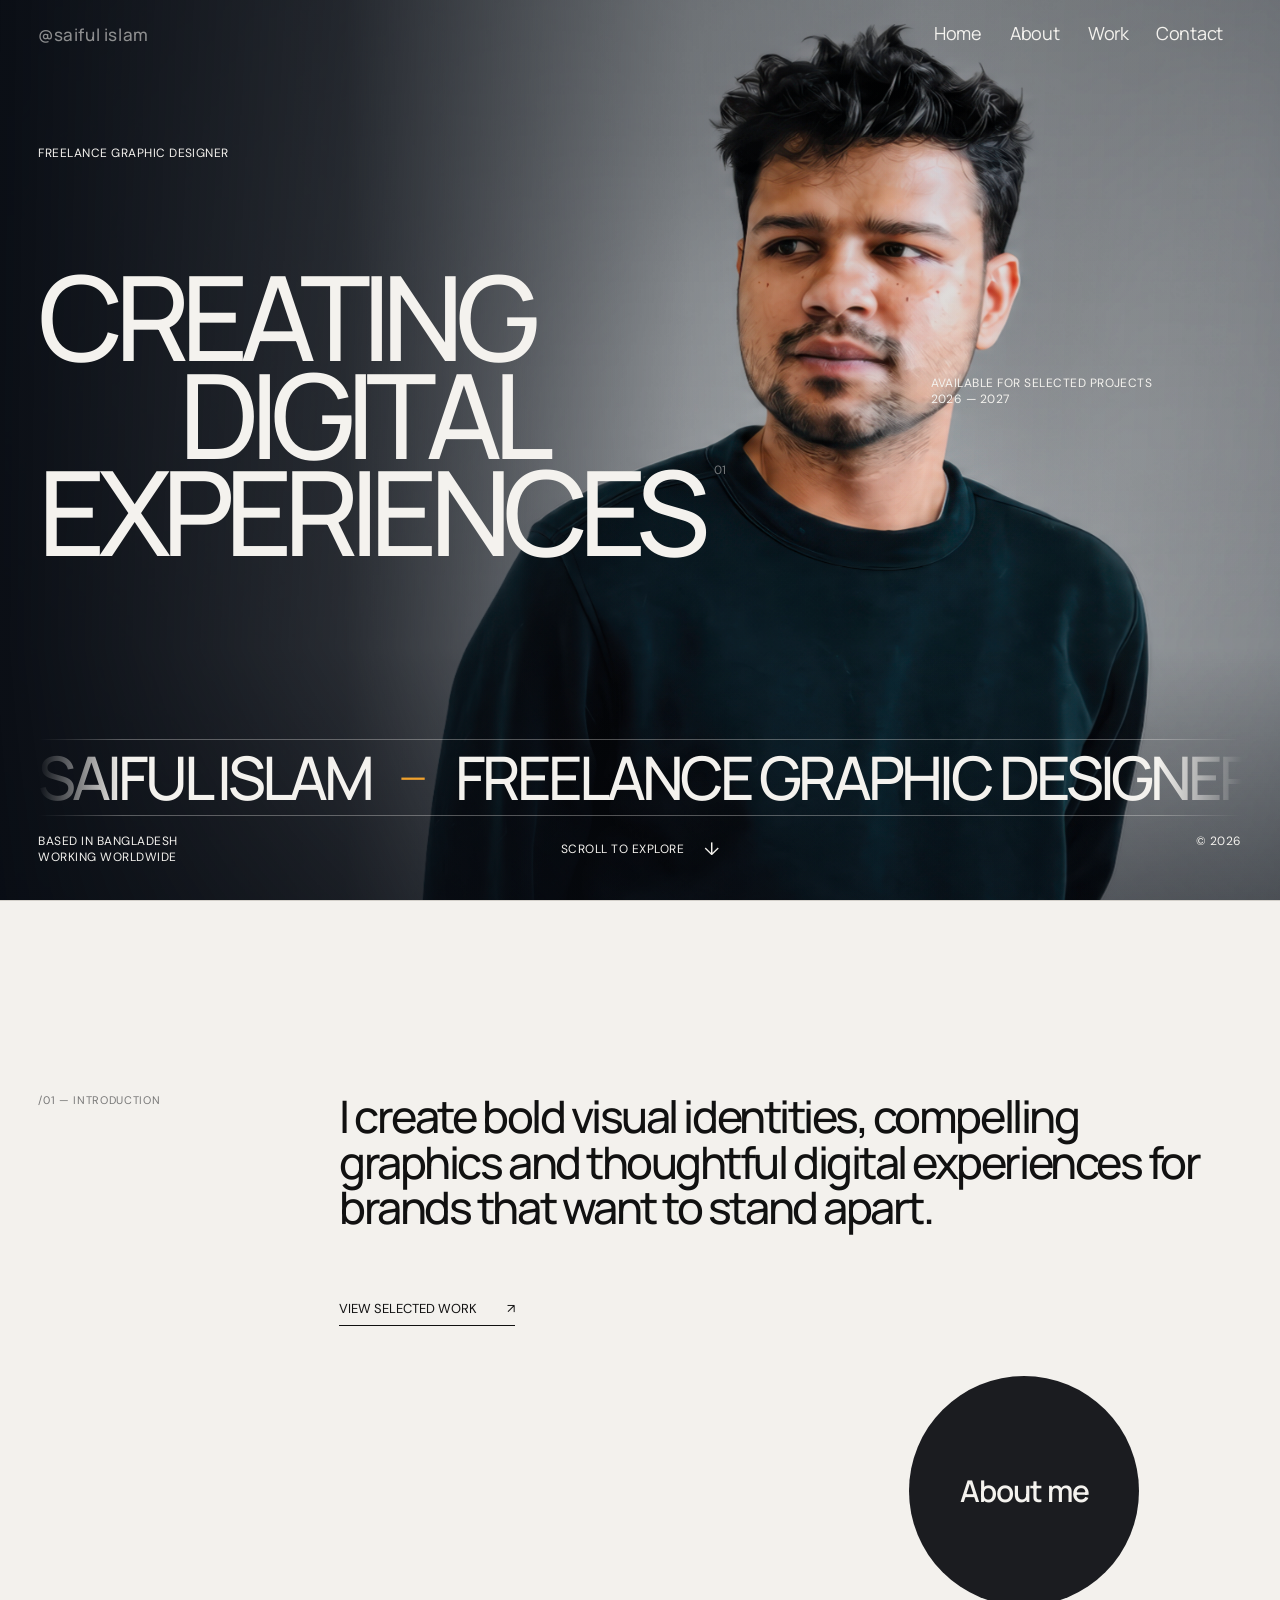
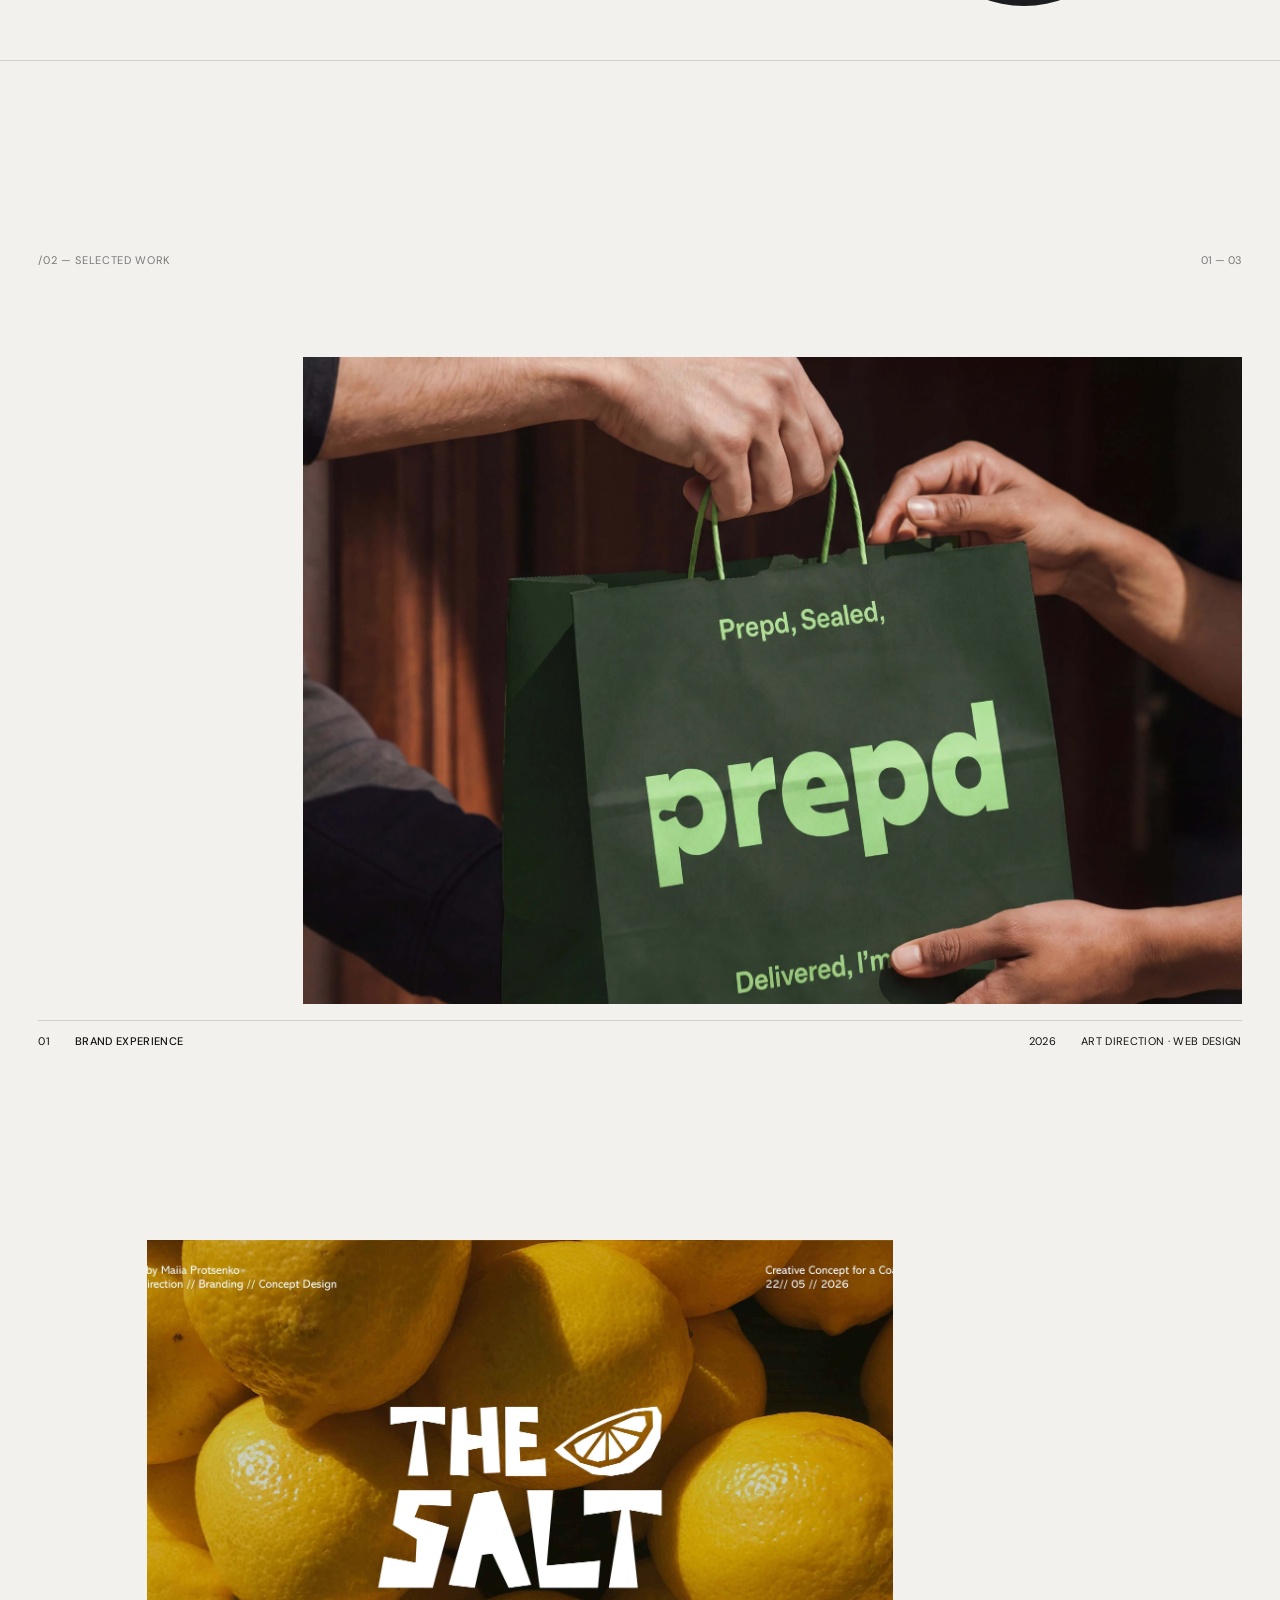
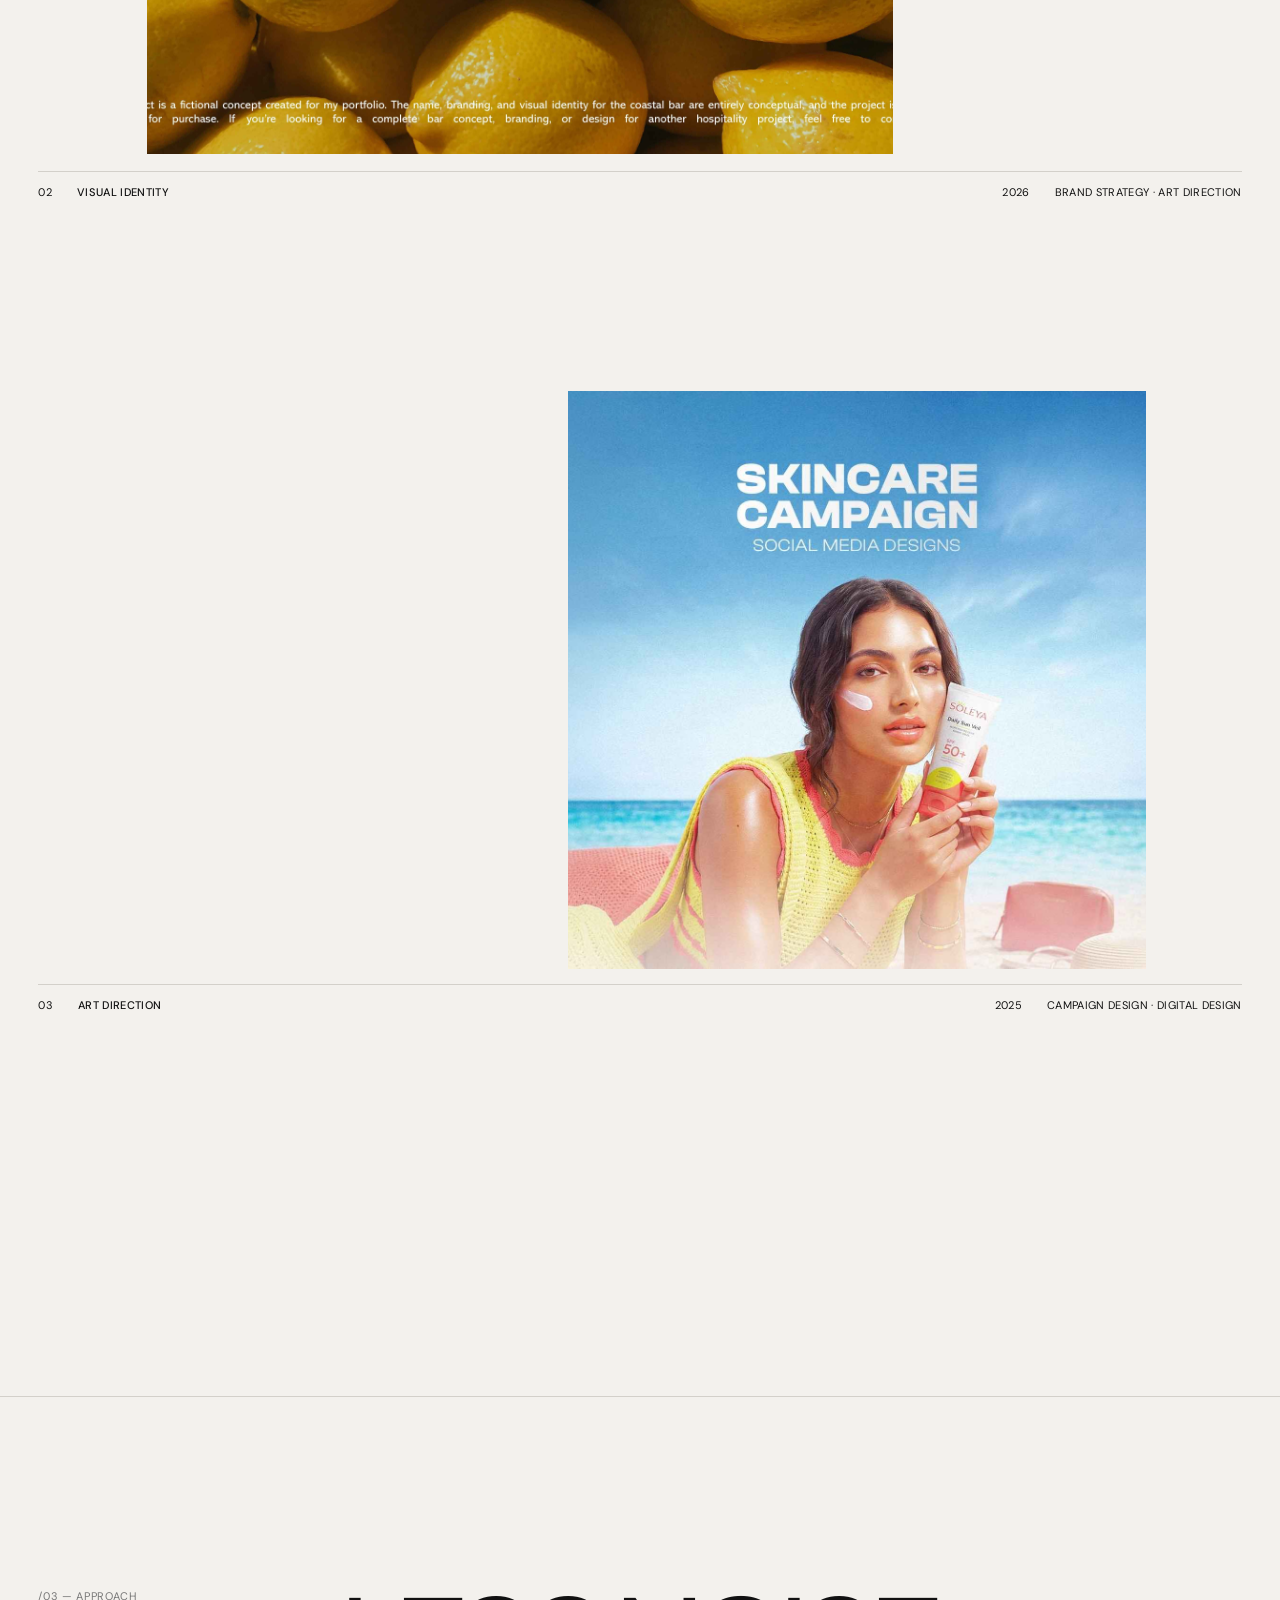
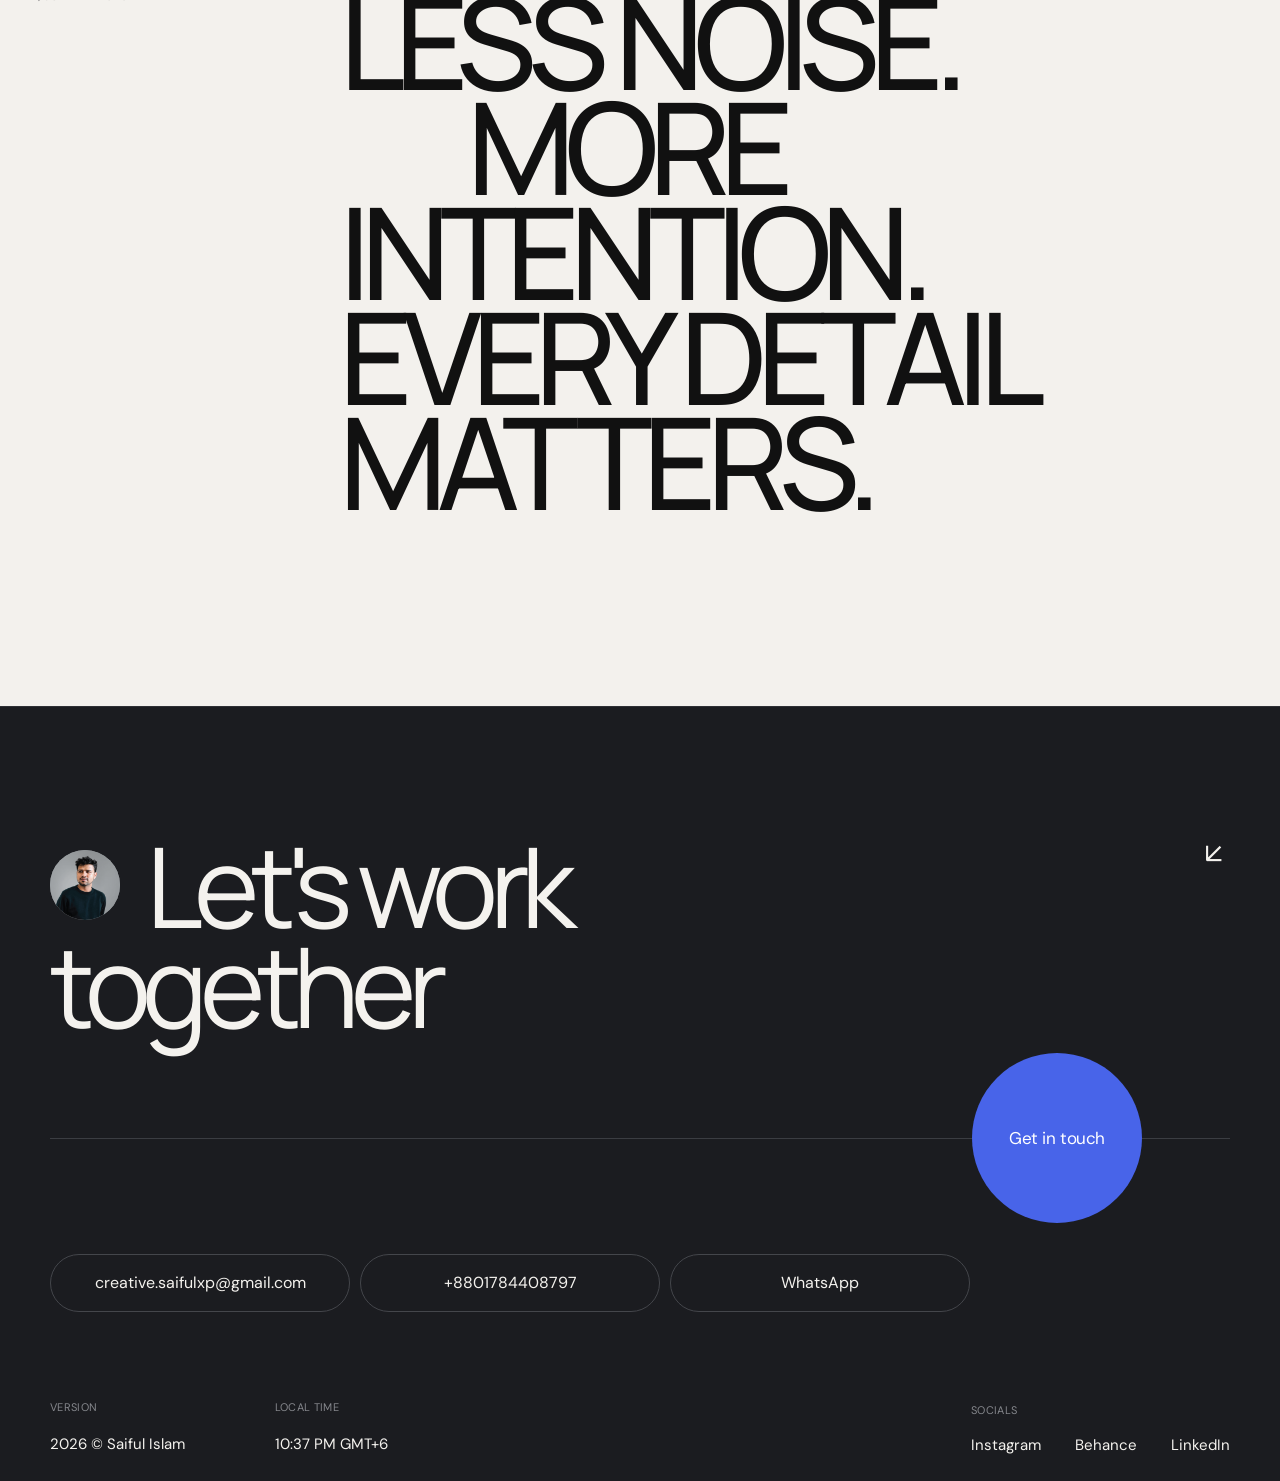
<file: index.html>
<!DOCTYPE html>
<html lang="en">
<head>
  <meta charset="UTF-8" />
  <meta name="viewport" content="width=device-width, initial-scale=1.0" />
  <meta name="description" content="Minimal creative portfolio homepage." />
  <title>Saiful Islam — Freelance Graphic Designer</title>
  <link rel="preconnect" href="https://fonts.googleapis.com">
  <link rel="preconnect" href="https://fonts.gstatic.com" crossorigin>
  <link href="https://fonts.googleapis.com/css2?family=DM+Sans:wght@400;500&family=Manrope:wght@400;500;600;700&display=swap" rel="stylesheet">
  <link rel="stylesheet" href="style.css" />
</head>
<body>
  <div class="page-transition" aria-hidden="true">
    <div class="page-transition-shape"></div>
    <div class="page-transition-label"><span>ABOUT</span><small>SAIFUL ISLAM</small></div>
  </div>
  <div class="loader" aria-hidden="true">
    <div class="loader-inner">
      <div class="loader-topline">
        <span>SAIFUL ISLAM</span>
        <span>PORTFOLIO</span>
      </div>
      <div class="loader-center">
        <div class="loader-count"><span id="loaderCount">00</span><small>%</small></div>
        <div class="loader-caption">Freelance Graphic Designer</div>
      </div>
      <div class="loader-bottom">
        <span>SELECTED WORK · DESIGN · VISUAL IDENTITY</span>
        <span>2026</span>
      </div>
      <div class="loader-progress"><span></span></div>
    </div>
  </div>

  <div class="cursor-dot"></div>
  <div class="cursor-ring"></div>

  <header class="nav" aria-label="Primary navigation">
    <a class="brand magnetic" href="./" data-cursor="view" aria-label="Saiful Islam — Homepage">
      <span class="brand-copy">@saiful islam</span>
    </a>

    <nav class="nav-links" aria-label="Main navigation">
      <a href="#top" class="nav-link magnetic is-active" data-nav-link data-cursor="view">
        <span class="nav-link-text">Home</span>
      </a>
      <a href="about.html" class="nav-link magnetic" data-nav-link data-cursor="view">
        <span class="nav-link-text">About</span>
      </a>
      <a href="work.html" class="nav-link magnetic" data-nav-link data-cursor="view">
        <span class="nav-link-text">Work</span>
      </a>
      <a href="contact.html" class="nav-link magnetic" data-nav-link data-cursor="view">
        <span class="nav-link-text">Contact</span>
      </a>
    </nav>

    <button class="menu magnetic" aria-label="Open menu" aria-expanded="false" data-cursor="view">
      <span>Menu</span>
      <i></i>
    </button>
  </header>

  <!-- Floating scroll navigation trigger: appears after leaving the hero. -->
  <button class="scroll-nav-trigger magnetic" type="button" aria-label="Open navigation" aria-expanded="false" data-cursor="view">
    <span></span><span></span>
  </button>

  <!-- Desktop scroll navigation: opens as a right-side editorial panel once the page leaves the hero. -->
  <aside class="scroll-menu" aria-hidden="true">
    <div class="scroll-menu-backdrop"></div>
    <div class="scroll-menu-panel">
      <div class="scroll-menu-inner">
        <div class="scroll-menu-heading">
          <span>NAVIGATION</span>
        </div>
        <nav class="scroll-menu-nav" aria-label="Scroll navigation">
          <a href="#top" data-scroll-nav-link class="is-current"><i></i><span>Home</span></a>
          <a href="about.html" data-scroll-nav-link><i></i><span>About</span></a>
          <a href="work.html" data-scroll-nav-link><i></i><span>Work</span></a>
          <a href="contact.html" data-scroll-nav-link><i></i><span>Contact</span></a>
        </nav>
        <div class="scroll-menu-socials">
          <span class="scroll-menu-label">SOCIALS</span>
          <div>
            <a href="#" aria-label="Awwwards">Awwwards</a>
            <a href="#" aria-label="Instagram">Instagram</a>
            <a href="#" aria-label="Twitter">Twitter</a>
            <a href="#" aria-label="LinkedIn">LinkedIn</a>
          </div>
        </div>
      </div>
    </div>
  </aside>

  <div class="menu-overlay" aria-hidden="true">
    <div class="menu-overlay-inner">
      <div class="menu-overlay-top">
        <span>© SAIFUL ISLAM</span>
        <span>MENU</span>
      </div>
      <nav class="menu-nav" aria-label="Main navigation">
        <a href="#top" data-menu-link><small>01</small><span>Home</span></a>
        <a href="about.html" data-menu-link><small>02</small><span>About</span></a>
        <a href="work.html" data-menu-link><small>03</small><span>Work</span></a>
        <a href="contact.html" data-menu-link><small>04</small><span>Contact</span></a>
      </nav>
      <div class="menu-overlay-bottom">
        <span>FREELANCE GRAPHIC DESIGNER</span>
        <span>© 2026</span>
      </div>
    </div>
  </div>

  <main id="top">
    <section class="hero" id="home">
      <div class="hero-top">
        <p class="eyebrow reveal">Freelance graphic designer</p>
        <p class="availability reveal">Available for selected projects<br>2026 — 2027</p>
      </div>

      <div class="hero-title-wrap">
        <h1 class="hero-title">
          <span class="line"><span class="word reveal-word">Creating</span></span>
          <span class="line indent"><span class="word reveal-word">digital</span></span>
          <span class="line"><span class="word reveal-word">experiences</span><sup class="hero-sup">01</sup></span>
        </h1>
      </div>

      <div class="hero-photo" aria-hidden="true"><img src="assets/hero.jpg" alt=""></div>
      <div class="hero-load-reveal" aria-hidden="true"></div>

      <div class="hero-bottom">
        <div class="hero-marquee" aria-label="Saiful Islam — Freelance Graphic Designer">
          <div class="hero-marquee-track">
            <span>SAIFUL ISLAM</span><b>—</b><span>FREELANCE GRAPHIC DESIGNER</span><i>•</i>
            <span>SAIFUL ISLAM</span><b>—</b><span>FREELANCE GRAPHIC DESIGNER</span><i>•</i>
            <span>SAIFUL ISLAM</span><b>—</b><span>FREELANCE GRAPHIC DESIGNER</span><i>•</i>
          </div>
        </div>
        <div class="hero-bottom-info">
          <div class="hero-note reveal">Based in Bangladesh<br>Working worldwide</div>
          <a class="scroll-link magnetic reveal" href="#selected-work" data-cursor="view">
            <span>Scroll to explore</span>
            <span class="arrow">↓</span>
          </a>
          <div class="hero-index reveal">© 2026</div>
        </div>
      </div>

    </section>

    <section class="intro section-pad" id="about">
      <div class="section-label reveal">/01 — Introduction</div>
      <div class="intro-copy">
        <p class="display reveal-up">I create bold visual identities, compelling graphics and thoughtful digital experiences for brands that want to stand apart.</p>
        <a href="#selected-work" class="text-link magnetic reveal" data-cursor="view">View selected work <span>↗</span></a>
      </div>
      <a href="about.html" class="about-me-circle magnetic reveal" data-cursor="view" aria-label="About me">
        <span>About me</span>
      </a>
    </section>

    <section id="selected-work" class="work section-pad">
      <div class="work-head">
        <div class="section-label reveal">/02 — Selected work</div>
        <div class="work-count reveal">01 — 03</div>
      </div>

      <article class="project project-large">
        <a href="project-01.html" class="project-media magnetic" data-cursor="view">
          <div class="project-image image-one"></div>
          <div class="project-overlay"><span>View project ↗</span></div>
        </a>
        <div class="project-meta reveal">
          <div><span>01</span><strong>Brand Experience</strong></div>
          <div><span>2026</span><span>Art Direction · Web Design</span></div>
        </div>
      </article>

      <article class="project project-offset">
        <a href="project-02.html" class="project-media magnetic" data-cursor="view">
          <div class="project-image image-two"></div>
          <div class="project-overlay"><span>View project ↗</span></div>
        </a>
        <div class="project-meta reveal">
          <div><span>02</span><strong>Visual Identity</strong></div>
          <div><span>2026</span><span>Brand Strategy · Art Direction</span></div>
        </div>
      </article>

      <article class="project project-small">
        <a href="project-03.html" class="project-media magnetic" data-cursor="view">
          <div class="project-image image-three"></div>
          <div class="project-overlay"><span>View project ↗</span></div>
        </a>
        <div class="project-meta reveal">
          <div><span>03</span><strong>Art Direction</strong></div>
          <div><span>2025</span><span>Campaign Design · Digital Design</span></div>
        </div>
      </article>
    </section>

    <section class="statement section-pad">
      <div class="section-label reveal">/03 — Approach</div>
      <p class="statement-copy reveal-up">Less noise.<br><em>More intention.</em><br>Every detail matters.</p>
    </section>

    <section class="contact-footer" id="contact">
      <div class="contact-footer-inner">
        <div class="contact-heading-row">
          <div class="contact-arrow reveal">↙</div>
          <h2 class="contact-heading reveal-up">
            <span><span class="contact-avatar"><img src="assets/footer-profile.jpg" alt="Saiful Islam" loading="lazy"></span> Let's work</span>
            <span>together</span>
          </h2>
        </div>

        <div class="contact-action-row">
          <div class="contact-action-col">
            <div class="contact-rule"></div>
            <a class="contact-circle magnetic" href="mailto:creative.saifulxp@gmail.com" data-cursor="view" aria-label="Get in touch with Saiful Islam">
              <span>Get in touch</span>
            </a>
          </div>
        </div>

        <div class="contact-details-row">
          <div class="contact-pills">
            <a class="contact-pill magnetic" href="mailto:creative.saifulxp@gmail.com" data-cursor="view">creative.saifulxp@gmail.com</a>
            <a class="contact-pill magnetic" href="tel:+8801784408797" data-cursor="view">+8801784408797</a><a class="contact-pill magnetic" href="https://wa.me/8801784408797" target="_blank" rel="noopener" data-cursor="view">WhatsApp</a>
          </div>
        </div>

        <div class="contact-bottom">
          <div class="contact-meta-group">
            <div class="contact-meta">
              <h5>Version</h5>
              <p>2026 © Saiful Islam</p>
            </div>
            <div class="contact-meta">
              <h5>Local time</h5>
              <p><span id="footerTime">--:-- -- GMT+6</span></p>
            </div>
          </div>
          <div class="contact-socials">
            <h5>Socials</h5>
            <div class="contact-social-links">
              <a href="#" class="magnetic">Instagram</a>
              <a href="#" class="magnetic">Behance</a>
              <a href="#" class="magnetic">LinkedIn</a>
            </div>
          </div>
        </div>
      </div>
    </section>
  </main>

  <script src="script.js"></script>
  <script>
    (() => {
      const transition = document.querySelector('.page-transition');
      if (!transition) return;

      // Use the exact same transition as the About Me circle.
      // The origin simply changes to the element that was clicked.
      const playAboutTransition = (link, event) => {
        if (window.matchMedia('(prefers-reduced-motion: reduce)').matches) return;
        const href = link.getAttribute('href');
        if (!href) return;
        event.preventDefault();

        const rect = link.getBoundingClientRect();
        transition.style.setProperty('--origin-x', `${rect.left + rect.width / 2}px`);
        transition.style.setProperty('--origin-y', `${rect.top + rect.height / 2}px`);
        transition.classList.add('is-active');
        document.body.classList.add('page-transitioning');

        setTimeout(() => { window.location.href = href; }, 1050);
      };

      // Keep the original About Me circle behavior exactly the same.
      const aboutButton = document.querySelector('.about-me-circle');
      if (aboutButton) {
        aboutButton.addEventListener('click', (event) => playAboutTransition(aboutButton, event));
      }

      // Give every homepage About link (including the hero/navbar About)
      // the same animation and the same ABOUT / SAIFUL ISLAM reveal.
      document.querySelectorAll('a[href="about.html"]:not(.about-me-circle)').forEach((link) => {
        link.addEventListener('click', (event) => playAboutTransition(link, event));
      });
    })();
  </script>
</body>
</html>
</file>
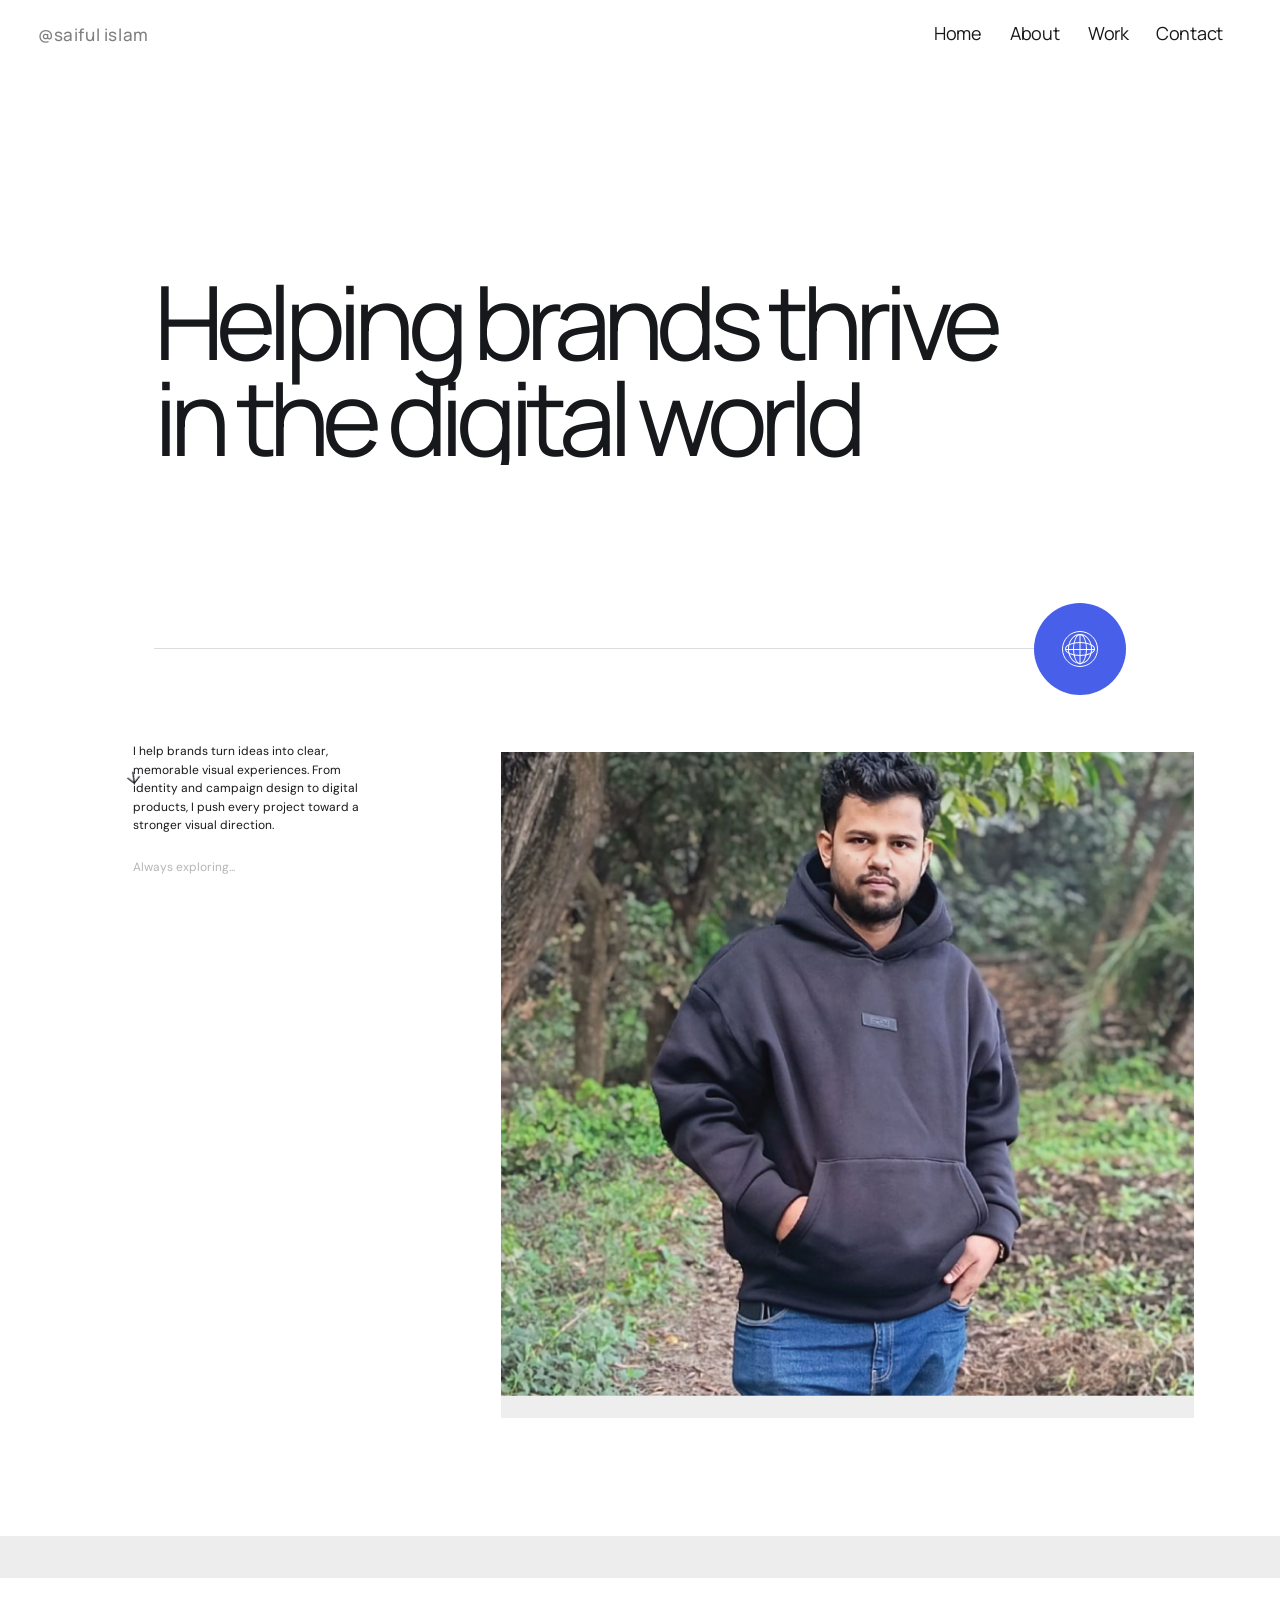
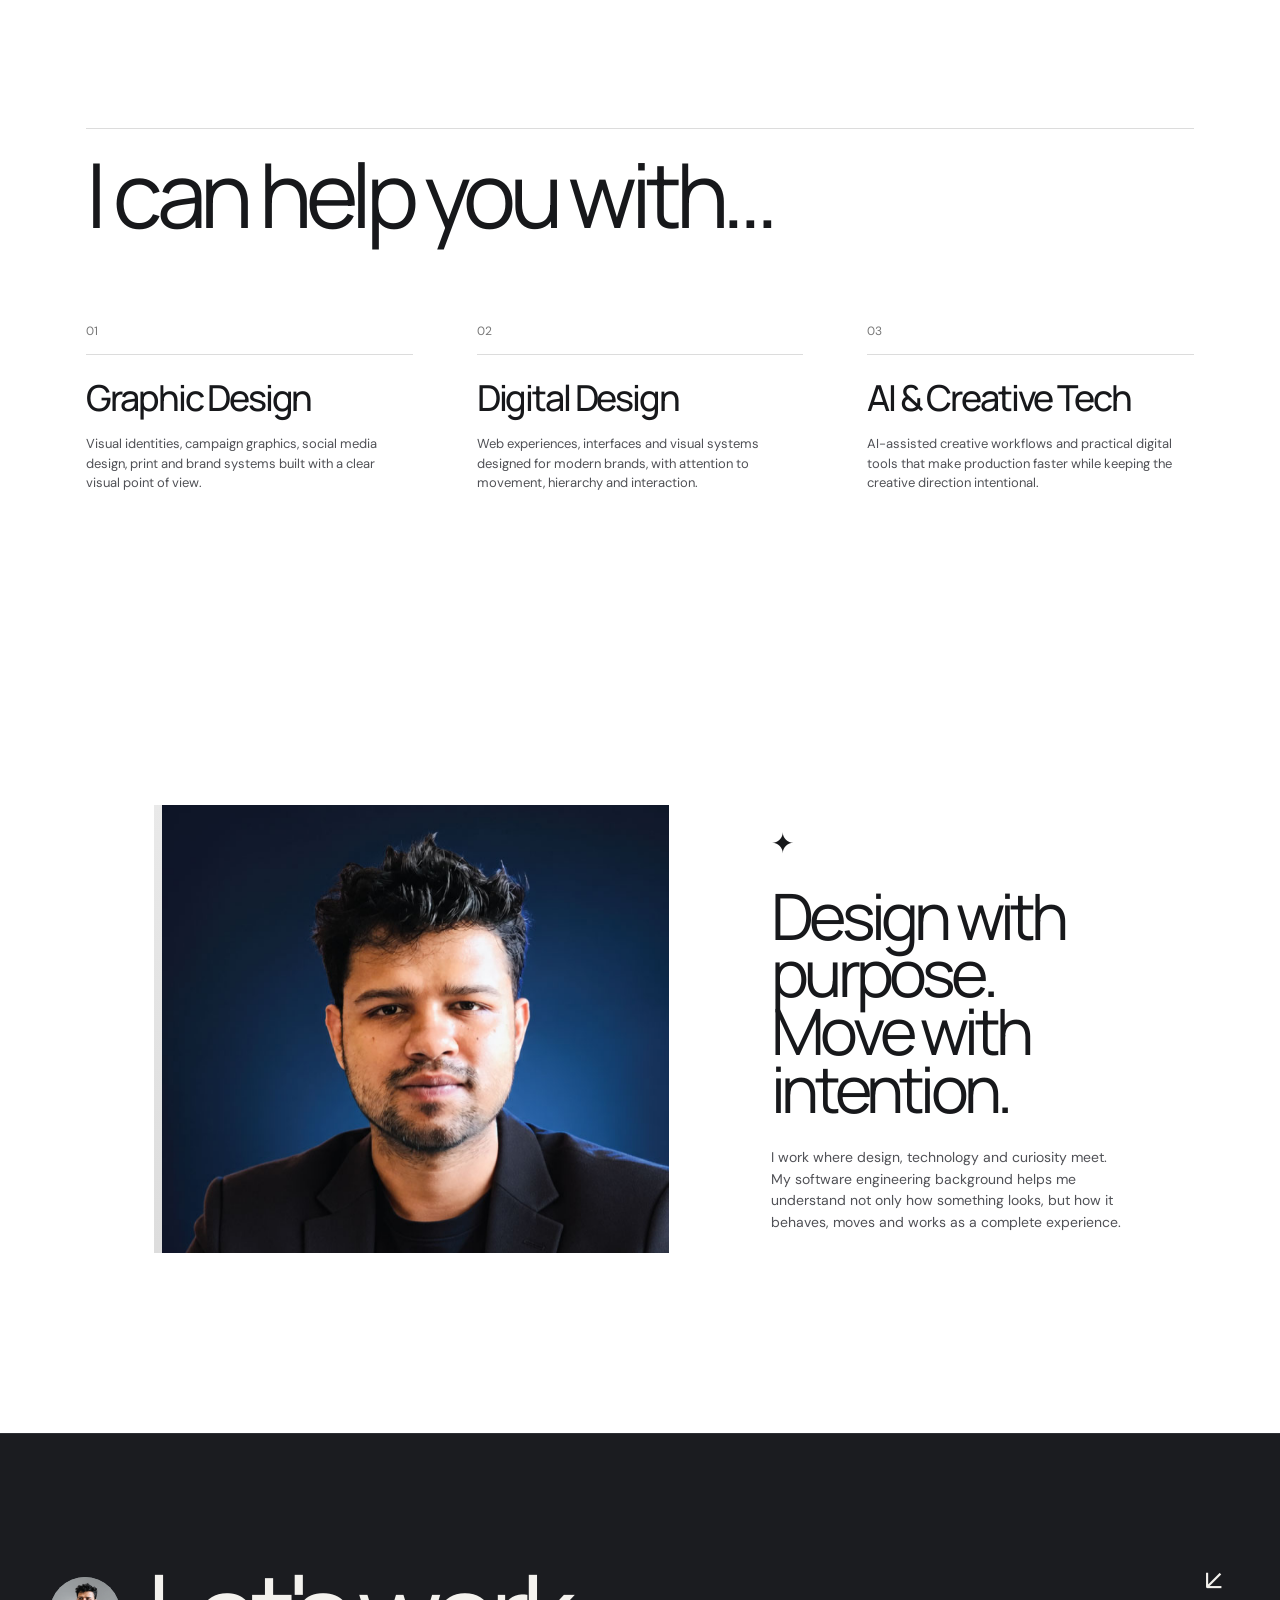
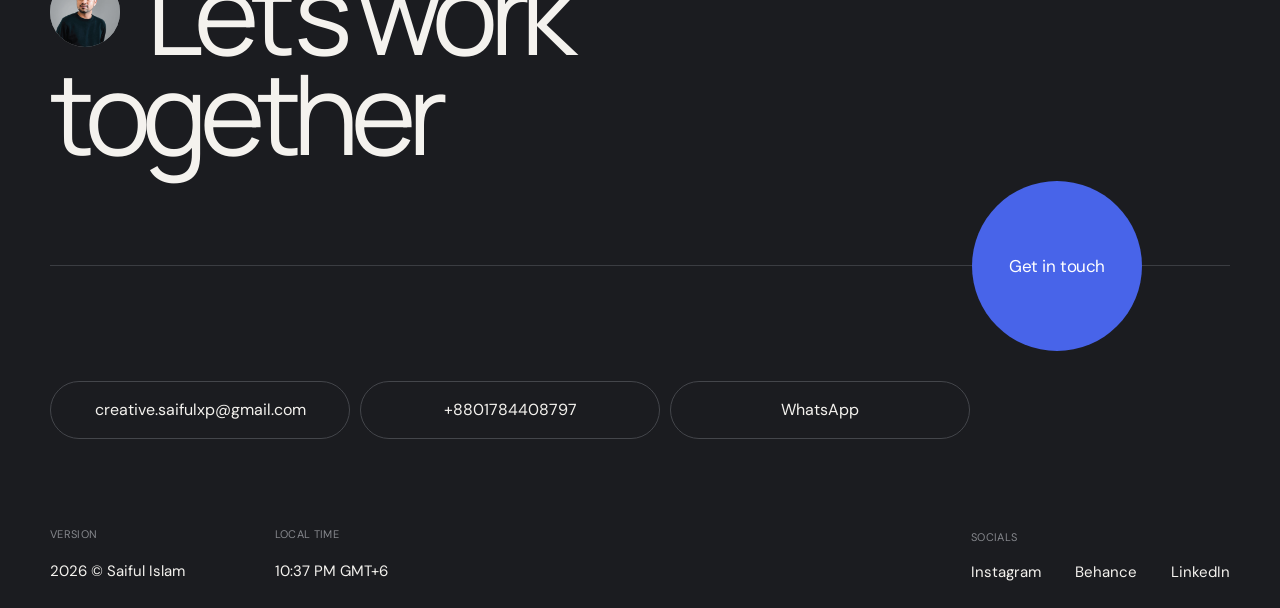
<file: about.html>
<!doctype html>
<html lang="en">
<head>
  <meta charset="utf-8" />
  <meta name="viewport" content="width=device-width,initial-scale=1" />
  <title>About — Saiful Islam</title>
  <meta name="description" content="About Saiful Islam — Freelance Graphic Designer creating bold visual identities, digital experiences and creative technology." />
  <link rel="preconnect" href="https://fonts.googleapis.com">
  <link rel="preconnect" href="https://fonts.gstatic.com" crossorigin>
  <link href="https://fonts.googleapis.com/css2?family=DM+Sans:wght@400;500&family=Manrope:wght@400;500;600;700&display=swap" rel="stylesheet">
  <link rel="stylesheet" href="style.css" />
  <style>
    /* V68 — Dennis-inspired About page: same editorial structure and motion language, rebuilt for Saiful Islam. */
    body.about-page{background:#fff;color:#17181b;overflow-x:hidden}
    .about-page .nav{color:#17181b;opacity:1;visibility:visible;pointer-events:none;background:transparent;backdrop-filter:none;-webkit-backdrop-filter:none}
    .about-page .nav > *{pointer-events:auto}
    .about-page .nav .brand,.about-page .nav .nav-link,.about-page .nav .menu{color:#17181b}
    .about-page .nav .nav-link:after,.about-page .nav .brand:after{background:#17181b}
    .about-page .menu i,.about-page .menu i:after{background:#17181b}
    .about-page .scroll-nav-trigger{background:#17181b;color:#fff}
    .dennis-inspired-about{background:#fff}
    .about-container{width:min(100% - 13.5vw,1200px);margin:0 auto}
    .about-container-medium{width:min(100% - 24vw,1000px)}

    .about-header-ref{min-height:72vh;padding:150px 0 60px;display:flex;align-items:center;background:#fff}
    .about-ref-title{font:400 clamp(4.5rem,8vw,7.8rem)/.94 "Manrope",sans-serif;letter-spacing:-.075em;margin:0;max-width:980px;overflow:hidden}
    .about-ref-title span{display:block;transform:translateY(110%);opacity:0;animation:aboutTitleIn 1.15s cubic-bezier(.16,1,.3,1) forwards}
    .about-ref-title span:nth-child(2){animation-delay:.08s}
    @keyframes aboutTitleIn{to{transform:translateY(0);opacity:1}}

    .about-line-globe{padding:0 0 15px;background:#fff}
    .about-stripe{height:1px;background:#dcdcdc;width:100%}
    .about-digital-ball{width:92px;height:92px;border-radius:50%;background:#485fe9;display:flex;align-items:center;justify-content:center;color:#fff;position:relative;float:right;margin-top:-46px;z-index:4;transition:transform .7s cubic-bezier(.16,1,.3,1)}
    .about-digital-ball:hover{transform:scale(1.07) rotate(4deg)}
    .globe-ref{position:relative;width:36px;height:36px;border:1.4px solid currentColor;border-radius:50%;display:block;animation:globeSpin 7s linear infinite}
    .globe-ref i{position:absolute;inset:2px 10px;border:1px solid currentColor;border-radius:50%}
    .globe-ref i:nth-child(2){inset:2px 5px}
    .globe-ref i:nth-child(3){inset:10px 2px}
    .globe-ref b{position:absolute;left:2px;right:2px;top:17px;height:1px;background:currentColor;display:block}
    .globe-ref b:last-child{transform:rotate(90deg)}
    @keyframes globeSpin{to{transform:rotate(360deg)}}

    .about-image-ref{position:relative;padding:88px 0 160px;background:#fff}
    .about-bottom-lightgray{position:absolute;left:0;right:0;bottom:0;height:42px;background:#ededed}
    .about-image-grid{display:grid;grid-template-columns:1fr 2.05fr;gap:6vw;align-items:start}
    .about-image-copy{display:grid;grid-template-columns:25px 1fr;gap:22px;padding-top:8px;font:400 12px/1.55 "DM Sans",sans-serif;max-width:300px}
    .about-image-copy p{margin:0 0 20px}
    .about-ref-arrow{font-size:17px;line-height:1;transform:rotate(-43deg);display:block;will-change:transform}
    .about-muted{color:#999;opacity:.72}
    .animate-dot{display:inline-block;animation:dotPulse 1.2s infinite ease-in-out}.animate-dot:nth-child(2){animation-delay:.16s}.animate-dot:nth-child(3){animation-delay:.32s}
    @keyframes dotPulse{0%,70%,100%{opacity:.3}35%{opacity:1}}
    .single-about-image-ref{position:relative;overflow:hidden;background:#eee;aspect-ratio:1.04;transform:translateZ(0);isolation:isolate}
    .single-about-image-ref img{position:absolute;left:0;top:-20%;width:100%;height:125%;object-fit:cover;object-position:center center;display:block;will-change:transform;transform:translate3d(0,0,0) scale(1.02);transition:filter .8s ease,transform .12s linear}
    .single-about-image-ref:hover img{filter:saturate(1.08)}
    .single-about-image-ref::after{content:"";position:absolute;inset:0;background:linear-gradient(to bottom,rgba(23,24,27,.08),transparent 50%);z-index:1;pointer-events:none}
    .about-image-overlay{position:absolute;inset:0;background:#ededed;z-index:3;transform:translateY(0);animation:aboutImageReveal 1.35s cubic-bezier(.76,0,.24,1) .45s forwards;will-change:transform}
    @keyframes aboutImageReveal{to{transform:translateY(-101%)}}

    .about-services-ref{padding:150px 0 170px;background:#fff}
    .about-services-heading{border-top:1px solid #dcdcdc;padding-top:24px;margin-bottom:90px}
    .about-services-heading h2{font:400 clamp(3.8rem,7vw,7rem)/.92 "Manrope";letter-spacing:-.07em;margin:0}
    .about-services-grid{display:grid;grid-template-columns:repeat(3,1fr);gap:5vw}
    .about-service{min-height:280px}
    .service-num{font:400 12px/1 "DM Sans";margin-bottom:17px;color:#777}
    .about-service h3{font:500 clamp(1.8rem,2.8vw,3rem)/1 "Manrope";letter-spacing:-.06em;margin:25px 0 18px}
    .about-service p{font:400 13px/1.5 "DM Sans";max-width:310px;color:#505156;margin:0}

    .about-feature-ref{padding:30px 0 180px;background:#fff}
    .about-feature-grid{display:grid;grid-template-columns:1.45fr 1fr;gap:8vw;align-items:center}
    .about-feature-image{position:relative;aspect-ratio:1.15;overflow:hidden;background:linear-gradient(135deg,#e9e9e9,#cfcfcf);transform:translateZ(0)}
    .feature-image-fill{position:absolute;left:0;top:-12%;width:100%;height:124%;object-fit:cover;display:block;will-change:transform;transform:translate3d(0,0,0) scale(1.02)}
    .about-feature-copy h2{font:400 clamp(3rem,5vw,5.5rem)/.9 "Manrope";letter-spacing:-.075em;margin:25px 0 30px}
    .about-feature-copy p{font:400 14px/1.55 "DM Sans";max-width:390px;color:#505156}
    .about-feature-mark{font-size:28px}

    .about-footer-cta-ref{background:#1b1c20;color:#fff;padding:120px 0 80px;border-radius:0}
    .about-footer-cta-ref .about-stripe{background:rgba(255,255,255,.22)}
    .about-cta-arrow{font-size:20px;margin-bottom:35px}
    .about-footer-cta-ref h2{font:400 clamp(5rem,11vw,11rem)/.82 "Manrope";letter-spacing:-.095em;margin:0 0 90px}
    .about-footer-cta-ref h2 span{display:block}
    .about-cta-row{position:relative;min-height:180px}
    .about-round-cta{position:absolute;right:8%;top:-50px;width:180px;height:180px;border-radius:50%;background:#485fe9;color:#fff;display:flex;align-items:center;justify-content:center;font:500 15px "Manrope";transition:transform .8s cubic-bezier(.16,1,.3,1)}
    .about-round-cta:hover{transform:scale(1.08) rotate(4deg)}
    .about-contact-links{display:flex;flex-wrap:wrap;gap:28px;margin-top:55px;font:400 12px "DM Sans"}
    .about-contact-links a{color:#fff;opacity:.72;transition:opacity .3s ease}.about-contact-links a:hover{opacity:1}
    .about-footer-ref{background:#1b1c20;color:#fff;padding:0 0 28px}
    .about-footer-inner-ref{border-top:1px solid rgba(255,255,255,.18);padding-top:20px;display:flex;justify-content:space-between;gap:30px;font:400 11px/1.4 "DM Sans";color:rgba(255,255,255,.55)}
    .about-footer-inner-ref strong{color:#fff;font-weight:500;display:block}.about-footer-inner-ref span{display:block}

    .about-page .reveal-up{opacity:0;transform:translateY(55px);transition:opacity 1s ease,transform 1.15s cubic-bezier(.16,1,.3,1)}
    .about-page .reveal-up.visible{opacity:1;transform:none}

    @media(max-width:800px){
      .about-page .nav{height:72px}
      .about-container,.about-container-medium{width:calc(100% - 44px)}
      .about-header-ref{min-height:68vh;padding:120px 0 50px}
      .about-ref-title{font-size:clamp(3.5rem,14vw,6rem);line-height:.92}
      .about-digital-ball{width:82px;height:82px;margin-top:-41px}
      .about-image-ref{padding:70px 0 110px}
      .about-image-grid{grid-template-columns:1fr;gap:42px}
      .about-image-copy{grid-template-columns:24px 1fr;max-width:230px}
      .single-about-image-ref{aspect-ratio:.78}
      .single-about-image-ref img{top:-18%;height:120%}
      .about-services-ref{padding:95px 0 110px}
      .about-services-heading{margin-bottom:60px}.about-services-heading h2{font-size:clamp(3.3rem,13vw,6rem)}
      .about-services-grid{grid-template-columns:1fr;gap:70px}
      .about-service{min-height:0}.about-service p{max-width:100%}
      .about-feature-ref{padding:0 0 110px}.about-feature-grid{grid-template-columns:1fr;gap:55px}.about-feature-copy h2{font-size:clamp(3rem,12vw,6rem)}
      .about-footer-cta-ref{padding:85px 0 55px}.about-footer-cta-ref h2{font-size:clamp(4.2rem,18vw,8rem);margin-bottom:70px}.about-round-cta{width:145px;height:145px;right:2%;top:-35px}
      .about-footer-inner-ref{display:grid;grid-template-columns:1fr 1fr}.about-footer-inner-ref>div:last-child{text-align:right}
    }
    @media(max-width:430px){.about-ref-title{font-size:clamp(3.2rem,14vw,5.2rem)}.about-digital-ball{width:78px;height:78px}.about-round-cta{width:125px;height:125px;font-size:13px}}
  </style>
</head>
<body class="about-page">
  <div class="page-transition page-transition-in" aria-hidden="true">
    <div class="page-transition-shape"></div>
    <div class="page-transition-label"><span>ABOUT</span><small>SAIFUL ISLAM</small></div>
  </div>

  <header class="nav nav-visible" aria-label="Primary navigation">
    <a class="brand magnetic" href="index.html" data-cursor="view" aria-label="Saiful Islam — Homepage"><span class="brand-copy">@saiful islam</span></a>
    <nav class="nav-links" aria-label="Main navigation">
      <a href="index.html" class="nav-link magnetic" data-cursor="view"><span class="nav-link-text">Home</span></a>
      <a href="about.html" class="nav-link magnetic is-active" data-cursor="view"><span class="nav-link-text">About</span></a>
      <a href="work.html" class="nav-link magnetic" data-cursor="view"><span class="nav-link-text">Work</span></a>
      <a href="contact.html" class="nav-link magnetic" data-cursor="view"><span class="nav-link-text">Contact</span></a>
    </nav>
    <button class="menu magnetic" aria-label="Open menu" aria-expanded="false" data-cursor="view"><span>Menu</span><i></i></button>
  </header>

  <div class="menu-overlay" aria-hidden="true">
    <div class="menu-overlay-inner">
      <div class="menu-overlay-top"><span>Navigation</span><span>Saiful Islam</span></div>
      <nav class="menu-nav" aria-label="Menu">
        <a href="index.html" data-menu-link><small>01</small><span>Home</span></a>
        <a href="about.html" data-menu-link><small>02</small><span>About</span></a>
        <a href="work.html" data-menu-link><small>03</small><span>Work</span></a>
        <a href="contact.html" data-menu-link><small>04</small><span>Contact</span></a>
      </nav>
      <div class="menu-overlay-bottom"><span>Freelance Graphic Designer</span><span>© 2026</span></div>
    </div>
  </div>

  <button class="scroll-nav-trigger magnetic" type="button" aria-label="Open navigation" aria-expanded="false" data-cursor="view"><span></span><span></span></button>
  <div class="scroll-menu" aria-hidden="true">
    <div class="scroll-menu-backdrop"></div>
    <aside class="scroll-menu-panel">
      <div class="scroll-menu-inner">
        <div class="scroll-menu-heading">Navigation</div>
        <nav class="scroll-menu-nav" aria-label="Quick navigation">
          <a href="index.html" data-scroll-nav-link><i></i><span>Home</span></a>
          <a href="about.html" data-scroll-nav-link class="is-current"><i></i><span>About</span></a>
          <a href="work.html" data-scroll-nav-link><i></i><span>Work</span></a>
          <a href="contact.html" data-scroll-nav-link><i></i><span>Contact</span></a>
        </nav>
        <div class="scroll-menu-socials"><div><a href="#">Instagram</a><a href="#">Behance</a><a href="#">LinkedIn</a></div></div>
      </div>
    </aside>
  </div>

  <main class="dennis-inspired-about">
    <section class="about-header-ref" id="top">
      <div class="about-container about-container-medium">
        <h1 class="about-ref-title"><span>Helping brands thrive </span><span>in the digital world</span></h1>
      </div>
    </section>

    <section class="about-line-globe">
      <div class="about-container about-container-medium">
        <div class="about-stripe"></div>
        <a class="about-digital-ball magnetic" href="contact.html" aria-label="Work with Saiful Islam" data-cursor="view">
          <span class="globe-ref" aria-hidden="true">
            <i></i><i></i><i></i><b></b><b></b>
          </span>
        </a>
      </div>
    </section>

    <section class="about-image-ref">
      <div class="about-bottom-lightgray"></div>
      <div class="about-container">
        <div class="about-image-grid">
          <div class="about-image-copy">
            <span class="about-ref-arrow" aria-hidden="true">↘</span>
            <div>
              <p data-about-speed="-0.7">I help brands turn ideas into clear, memorable visual experiences. From identity and campaign design to digital products, I push every project toward a stronger visual direction.</p>
              <p class="about-muted" data-about-speed="-0.45">Always exploring<span class="animate-dot">.</span><span class="animate-dot">.</span><span class="animate-dot">.</span></p>
            </div>
          </div>
          <div class="single-about-image-ref" data-about-image>
            <div class="about-image-overlay"></div>
            <img src="assets/about-image-1.jpg" alt="Saiful Islam — Freelance Graphic Designer" data-about-speed="-1.25">
          </div>
        </div>
      </div>
    </section>

    <section class="about-services-ref">
      <div class="about-container">
        <div class="about-services-heading">
          <h2>I can help you with<span class="animate-dot">.</span><span class="animate-dot">.</span><span class="animate-dot">.</span></h2>
        </div>
        <div class="about-services-grid">
          <article class="about-service reveal-up">
            <div class="service-num">01</div><div class="about-stripe"></div>
            <h3>Graphic Design</h3>
            <p>Visual identities, campaign graphics, social media design, print and brand systems built with a clear visual point of view.</p>
          </article>
          <article class="about-service reveal-up">
            <div class="service-num">02</div><div class="about-stripe"></div>
            <h3>Digital Design</h3>
            <p>Web experiences, interfaces and visual systems designed for modern brands, with attention to movement, hierarchy and interaction.</p>
          </article>
          <article class="about-service reveal-up">
            <div class="service-num">03</div><div class="about-stripe"></div>
            <h3>AI &amp; Creative Tech</h3>
            <p>AI-assisted creative workflows and practical digital tools that make production faster while keeping the creative direction intentional.</p>
          </article>
        </div>
      </div>
    </section>

    <section class="about-feature-ref">
      <div class="about-container about-container-medium">
        <div class="about-feature-grid">
          <div class="about-feature-image" data-about-image>
            <div class="about-image-overlay"></div>
            <img class="feature-image-fill" src="assets/about-image-2.jpg" alt="Saiful Islam — creative work" loading="lazy">
          </div>
          <div class="about-feature-copy reveal-up">
            <div class="about-feature-mark">✦</div>
            <h2>Design with purpose.<br>Move with intention.</h2>
            <p>I work where design, technology and curiosity meet. My software engineering background helps me understand not only how something looks, but how it behaves, moves and works as a complete experience.</p>
          </div>
        </div>
      </div>
    </section>

    <section class="contact-footer" id="contact">
      <div class="contact-footer-inner">
        <div class="contact-heading-row">
          <div class="contact-arrow reveal">↙</div>
          <h2 class="contact-heading reveal-up">
            <span><span class="contact-avatar"><img src="assets/footer-profile.jpg" alt="Saiful Islam" loading="lazy"></span> Let's work</span>
            <span>together</span>
          </h2>
        </div>

        <div class="contact-action-row">
          <div class="contact-action-col">
            <div class="contact-rule"></div>
            <a class="contact-circle magnetic" href="mailto:creative.saifulxp@gmail.com" data-cursor="view" aria-label="Get in touch with Saiful Islam">
              <span>Get in touch</span>
            </a>
          </div>
        </div>

        <div class="contact-details-row">
          <div class="contact-pills">
            <a class="contact-pill magnetic" href="mailto:creative.saifulxp@gmail.com" data-cursor="view">creative.saifulxp@gmail.com</a>
            <a class="contact-pill magnetic" href="tel:+8801784408797" data-cursor="view">+8801784408797</a><a class="contact-pill magnetic" href="https://wa.me/8801784408797" target="_blank" rel="noopener" data-cursor="view">WhatsApp</a>
          </div>
        </div>

        <div class="contact-bottom">
          <div class="contact-meta-group">
            <div class="contact-meta">
              <h5>Version</h5>
              <p>2026 © Saiful Islam</p>
            </div>
            <div class="contact-meta">
              <h5>Local time</h5>
              <p><span id="footerTime">--:-- -- GMT+6</span></p>
            </div>
          </div>
          <div class="contact-socials">
            <h5>Socials</h5>
            <div class="contact-social-links">
              <a href="#" class="magnetic">Instagram</a>
              <a href="#" class="magnetic">Behance</a>
              <a href="#" class="magnetic">LinkedIn</a>
            </div>
          </div>
        </div>
      </div>
    </section>


  <div class="cursor-dot" aria-hidden="true"></div><div class="cursor-ring" aria-hidden="true"></div>
  <script src="script.js"></script>
  <script>
    (() => {
      const transition = document.querySelector('.page-transition');
      if (!transition) return;
      window.addEventListener('load', () => {
        if (window.matchMedia('(prefers-reduced-motion: reduce)').matches) { transition.remove(); return; }
        requestAnimationFrame(() => transition.classList.add('is-ready'));
        setTimeout(() => {
          transition.classList.remove('page-transition-in', 'is-ready', 'is-active');
          document.body.classList.remove('page-transitioning');
        }, 1150);
      }, {once:true});

      document.querySelectorAll('a[href="index.html"], a[href="index.html#selected-work"], a[href="contact.html"]').forEach(link => {
        link.addEventListener('click', (event) => {
          if (window.matchMedia('(prefers-reduced-motion: reduce)').matches) return;
          const href = link.getAttribute('href');
          if (!href) return;
          event.preventDefault();
          transition.classList.remove('page-transition-in', 'is-ready');
          // Returning Home should keep the cinematic circle but never show the ABOUT label.
          if (href === 'index.html' || href === 'index.html#selected-work') {
            transition.classList.add('page-transition-no-label');
          } else {
            transition.classList.remove('page-transition-no-label');
          }
          transition.classList.add('is-active');
          document.body.classList.add('page-transitioning');
          setTimeout(() => { window.location.href = href; }, 1050);
        });
      });
    })();
  </script>
  <script>
    (() => {
      const reduce = window.matchMedia('(prefers-reduced-motion: reduce)').matches;
      const speedEls = document.querySelectorAll('[data-about-speed]');
      const images = document.querySelectorAll('[data-about-image]');
      const mainImage = document.querySelector('.single-about-image-ref');
      const arrow = document.querySelector('.about-ref-arrow');
      if (reduce) return;

      let targetScroll = window.scrollY || 0;
      let currentScroll = targetScroll;
      let raf = 0;
      let mouseX = 0, mouseY = 0, smoothX = 0, smoothY = 0;

      window.addEventListener('scroll', () => { targetScroll = window.scrollY || 0; }, {passive:true});
      window.addEventListener('mousemove', e => {
        mouseX = (e.clientX / Math.max(window.innerWidth,1) - .5) * 2;
        mouseY = (e.clientY / Math.max(window.innerHeight,1) - .5) * 2;
      }, {passive:true});

      const tick = () => {
        currentScroll += (targetScroll - currentScroll) * .085;
        smoothX += (mouseX - smoothX) * .045;
        smoothY += (mouseY - smoothY) * .045;
        const vh = window.innerHeight || 1;

        speedEls.forEach(el => {
          const r = el.getBoundingClientRect();
          if (r.bottom < -150 || r.top > vh + 150) return;
          const speed = parseFloat(el.dataset.aboutSpeed || '0');
          const progress = (r.top + r.height / 2 - vh / 2) / vh;
          el.style.transform = `translate3d(0, ${progress * speed * 70}px, 0)`;
        });

        images.forEach(box => {
          const r = box.getBoundingClientRect();
          if (r.bottom < -180 || r.top > vh + 180) return;
          const progress = (r.top + r.height / 2 - vh / 2) / vh;
          const fill = box.querySelector('.feature-image-fill');
          const img = box.querySelector('img');
          const parallax = progress * -105;
          const mouseDepth = box === mainImage ? 7 : 4;
          if (img) {
            img.style.transform = `translate3d(${smoothX * mouseDepth}px, ${parallax + smoothY * mouseDepth}px, 0) scale(1.045)`;
          }
          if (fill) {
            fill.style.transform = `translate3d(${progress * -24 + smoothX * 4}px, ${progress * -75 + smoothY * 4}px, 0) scale(1.045)`;
          }
          if (box === mainImage && arrow) {
            const p = Math.max(-1, Math.min(1, (r.top + r.height - vh) / Math.max(r.height,1)));
            arrow.style.transform = `rotate(${-43 + p * 103}deg)`;
          }
        });
        raf = requestAnimationFrame(tick);
      };
      cancelAnimationFrame(raf);
      raf = requestAnimationFrame(tick);
    })();
  </script>
  <script>
    document.body.classList.remove('is-loading');
    document.querySelectorAll('.reveal-up').forEach((el,i)=>setTimeout(()=>el.classList.add('visible'),120+i*70));
  </script>
</body>
</html>
</file>
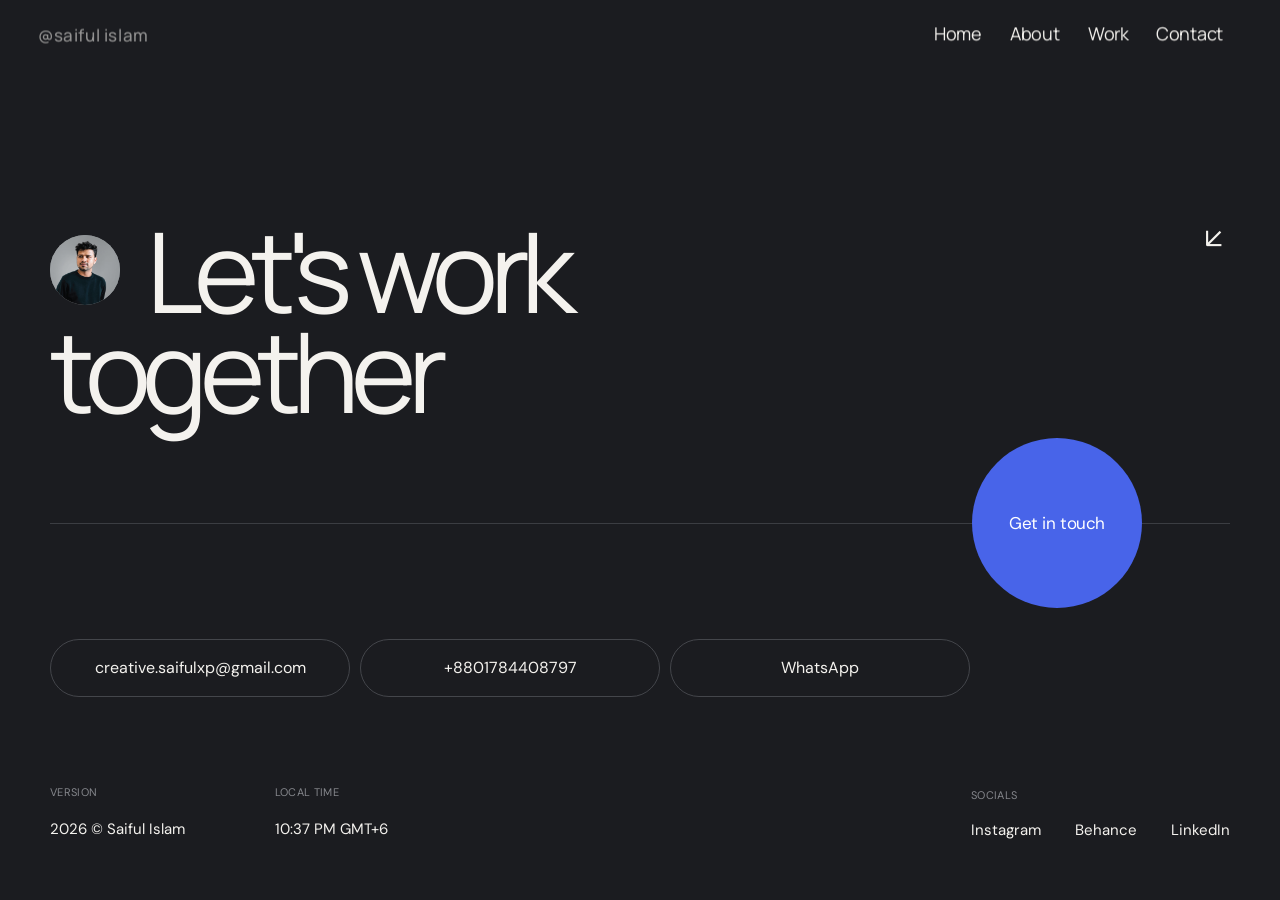
<file: contact.html>
<!doctype html>
<html lang="en">
<head>
  <meta charset="utf-8">
  <meta name="viewport" content="width=device-width, initial-scale=1">
  <title>Contact — Saiful Islam</title>
  <meta name="description" content="Contact Saiful Islam — Freelance Graphic Designer.">
  <link rel="preconnect" href="https://fonts.googleapis.com">
  <link rel="preconnect" href="https://fonts.gstatic.com" crossorigin>
  <link href="https://fonts.googleapis.com/css2?family=DM+Sans:wght@400;500&family=Manrope:wght@400;500;600&display=swap" rel="stylesheet">
  <link rel="stylesheet" href="style.css">
  <style>
    .contact-page-main{min-height:100svh;background:#1b1c20;padding-top:92px}
    .contact-page-main .contact-footer{min-height:calc(100svh - 92px);border-top:0}
    @media(max-width:800px){.contact-page-main{padding-top:72px}.contact-page-main .contact-footer{min-height:calc(100svh - 72px)}}
  </style>
</head>
<body class="contact-page">
  <div class="page-transition page-transition-in" aria-hidden="true">
    <div class="page-transition-shape"></div>
    <div class="page-transition-label"><span>CONTACT</span><small>SAIFUL ISLAM</small></div>
  </div>
  <div class="cursor-dot"></div><div class="cursor-ring"></div>
  <header class="nav" aria-label="Primary navigation">
    <a class="brand magnetic" href="./" data-cursor="view" aria-label="Saiful Islam — Homepage">
      <span class="brand-copy">@saiful islam</span>
    </a>
    <nav class="nav-links" aria-label="Main navigation">
      <a href="index.html" class="nav-link magnetic" data-nav-link data-cursor="view"><span class="nav-link-text">Home</span></a>
      <a href="about.html" class="nav-link magnetic" data-nav-link data-cursor="view"><span class="nav-link-text">About</span></a>
      <a href="work.html" class="nav-link magnetic" data-nav-link data-cursor="view"><span class="nav-link-text">Work</span></a>
      <a href="contact.html" class="nav-link magnetic is-active" data-nav-link data-cursor="view"><span class="nav-link-text">Contact</span></a>
    </nav>
    <button class="menu magnetic" aria-label="Open menu" aria-expanded="false" data-cursor="view"><span>Menu</span><i></i></button>
  </header>
  <button class="scroll-nav-trigger magnetic" type="button" aria-label="Open navigation" aria-expanded="false" data-cursor="view"><span></span><span></span></button>
  <aside class="scroll-menu" aria-hidden="true"><div class="scroll-menu-backdrop"></div><div class="scroll-menu-panel"><div class="scroll-menu-inner">
    <div class="scroll-menu-heading"><span>NAVIGATION</span></div>
    <nav class="scroll-menu-nav" aria-label="Scroll navigation">
      <a href="index.html" data-scroll-nav-link><i></i><span>Home</span></a>
      <a href="about.html" data-scroll-nav-link><i></i><span>About</span></a>
      <a href="work.html" data-scroll-nav-link><i></i><span>Work</span></a>
      <a href="contact.html" data-scroll-nav-link class="is-current"><i></i><span>Contact</span></a>
    </nav>
    <div class="scroll-menu-socials"><span class="scroll-menu-label">SOCIALS</span><div><a href="#">Instagram</a><a href="#">Behance</a><a href="#">LinkedIn</a></div></div>
  </div></div></aside>
  <div class="menu-overlay" aria-hidden="true"><div class="menu-overlay-inner">
    <div class="menu-overlay-top"><span>© SAIFUL ISLAM</span><span>MENU</span></div>
    <nav class="menu-nav" aria-label="Main navigation">
      <a href="index.html" data-menu-link><small>01</small><span>Home</span></a>
      <a href="about.html" data-menu-link><small>02</small><span>About</span></a>
      <a href="work.html" data-menu-link><small>03</small><span>Work</span></a>
      <a href="contact.html" data-menu-link><small>04</small><span>Contact</span></a>
    </nav>
    <div class="menu-overlay-bottom"><span>FREELANCE GRAPHIC DESIGNER</span><span>© 2026</span></div>
  </div></div>

  <main id="top" class="contact-page-main">
    <section class="contact-footer" id="contact">
      <div class="contact-footer-inner">
        <div class="contact-heading-row">
          <div class="contact-arrow reveal">↙</div>
          <h2 class="contact-heading reveal-up">
            <span><span class="contact-avatar"><img src="assets/footer-profile.jpg" alt="Saiful Islam" loading="lazy"></span> Let's work</span>
            <span>together</span>
          </h2>
        </div>

        <div class="contact-action-row">
          <div class="contact-action-col">
            <div class="contact-rule"></div>
            <a class="contact-circle magnetic" href="mailto:creative.saifulxp@gmail.com" data-cursor="view" aria-label="Get in touch with Saiful Islam">
              <span>Get in touch</span>
            </a>
          </div>
        </div>

        <div class="contact-details-row">
          <div class="contact-pills">
            <a class="contact-pill magnetic" href="mailto:creative.saifulxp@gmail.com" data-cursor="view">creative.saifulxp@gmail.com</a>
            <a class="contact-pill magnetic" href="tel:+8801784408797" data-cursor="view">+8801784408797</a><a class="contact-pill magnetic" href="https://wa.me/8801784408797" target="_blank" rel="noopener" data-cursor="view">WhatsApp</a>
          </div>
        </div>

        <div class="contact-bottom">
          <div class="contact-meta-group">
            <div class="contact-meta">
              <h5>Version</h5>
              <p>2026 © Saiful Islam</p>
            </div>
            <div class="contact-meta">
              <h5>Local time</h5>
              <p><span id="footerTime">--:-- -- GMT+6</span></p>
            </div>
          </div>
          <div class="contact-socials">
            <h5>Socials</h5>
            <div class="contact-social-links">
              <a href="#" class="magnetic">Instagram</a>
              <a href="#" class="magnetic">Behance</a>
              <a href="#" class="magnetic">LinkedIn</a>
            </div>
          </div>
        </div>
      </div>
    </section>
  </main>

  <script>
    (() => {
      const transition = document.querySelector('.page-transition');
      if (!transition) return;
      const reduce = window.matchMedia('(prefers-reduced-motion: reduce)').matches;

      // Contact page has a single, deterministic outgoing transition handler.
      // This prevents the shared About/Work handlers from competing with it.
      document.querySelectorAll('a[href="about.html"], a[href="./about.html"], a[href="work.html"], a[href="./work.html"], a[href="index.html"], a[href="./"]').forEach(link => {
        link.addEventListener('click', event => {
          if (reduce) return;
          const href = link.getAttribute('href');
          if (!href) return;

          event.preventDefault();
          event.stopImmediatePropagation();

          const title = transition.querySelector('.page-transition-label span');
          const name = transition.querySelector('.page-transition-label small');
          const isHome = href === 'index.html' || href === './';
          const destinationLabel = href.includes('about.html') ? 'ABOUT' : href.includes('work.html') ? 'WORK' : '';

          if (title) title.textContent = destinationLabel;
          if (name) name.textContent = 'SAIFUL ISLAM';

          transition.classList.remove('page-transition-in', 'is-ready', 'page-transition-no-label', 'is-active');
          if (isHome) transition.classList.add('page-transition-no-label');
          document.body.classList.add('page-transitioning');

          // Force a clean animation restart before activating the outgoing circle.
          void transition.offsetWidth;
          requestAnimationFrame(() => transition.classList.add('is-active'));

          setTimeout(() => { window.location.href = href; }, 1050);
        }, true);
      });

      window.addEventListener('load', () => {
        if (reduce) { transition.remove(); return; }
        requestAnimationFrame(() => transition.classList.add('is-ready'));
        setTimeout(() => transition.classList.remove('is-ready', 'page-transition-in'), 1150);
      }, {once:true});
    })();
  </script>
  <script src="script.js"></script>
</body>
</html>
</file>
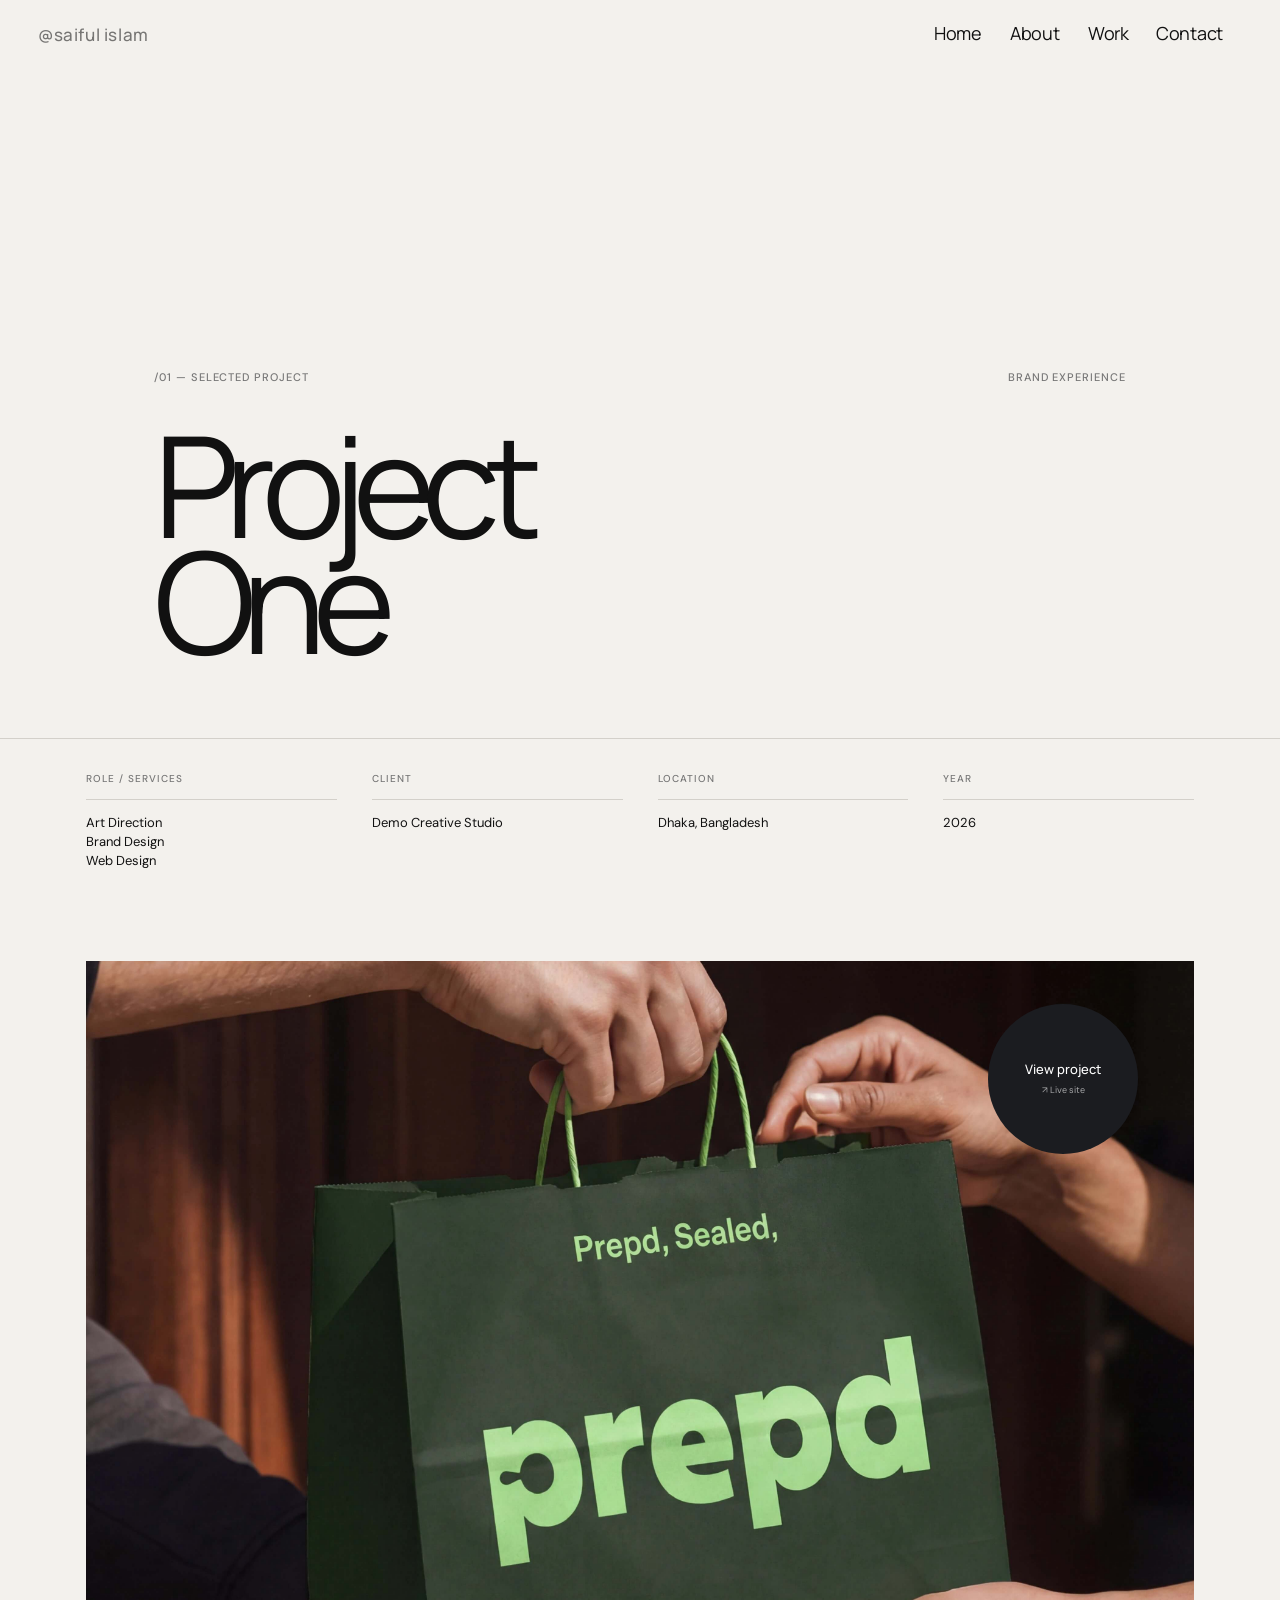
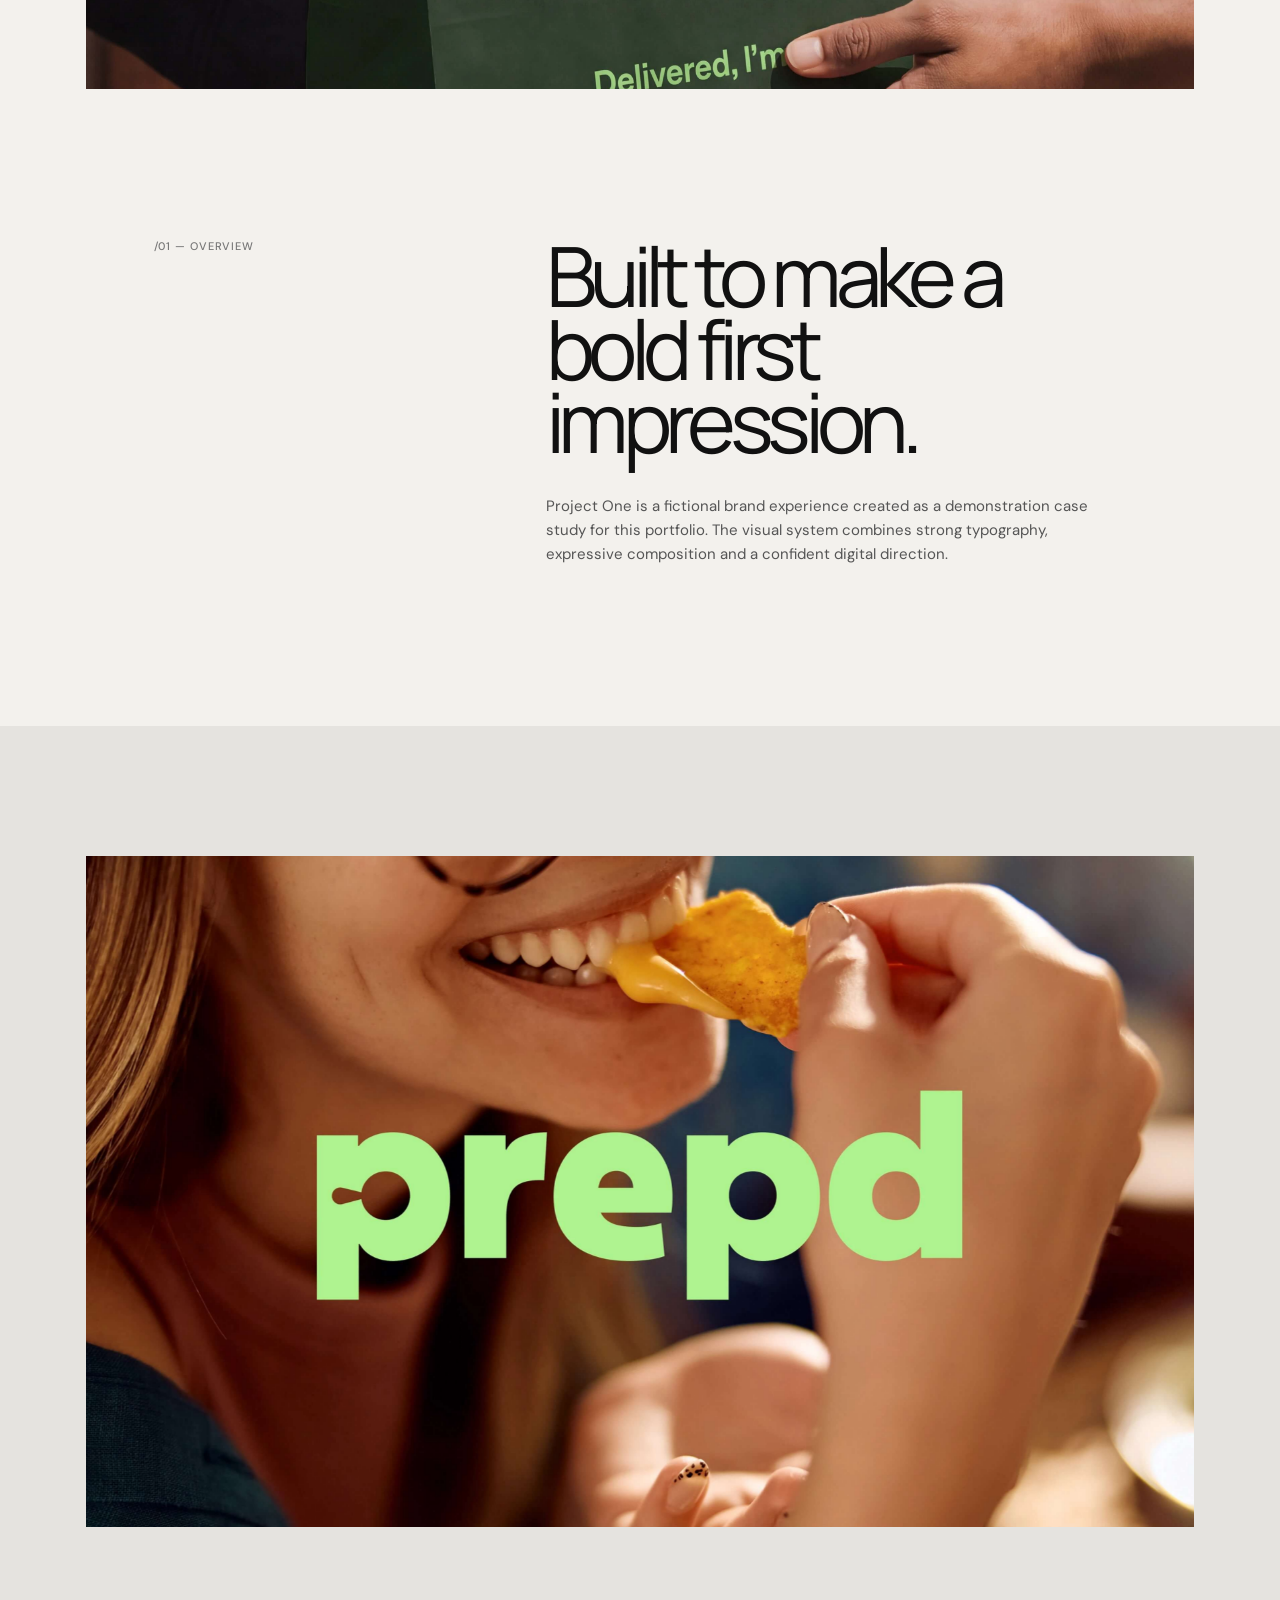
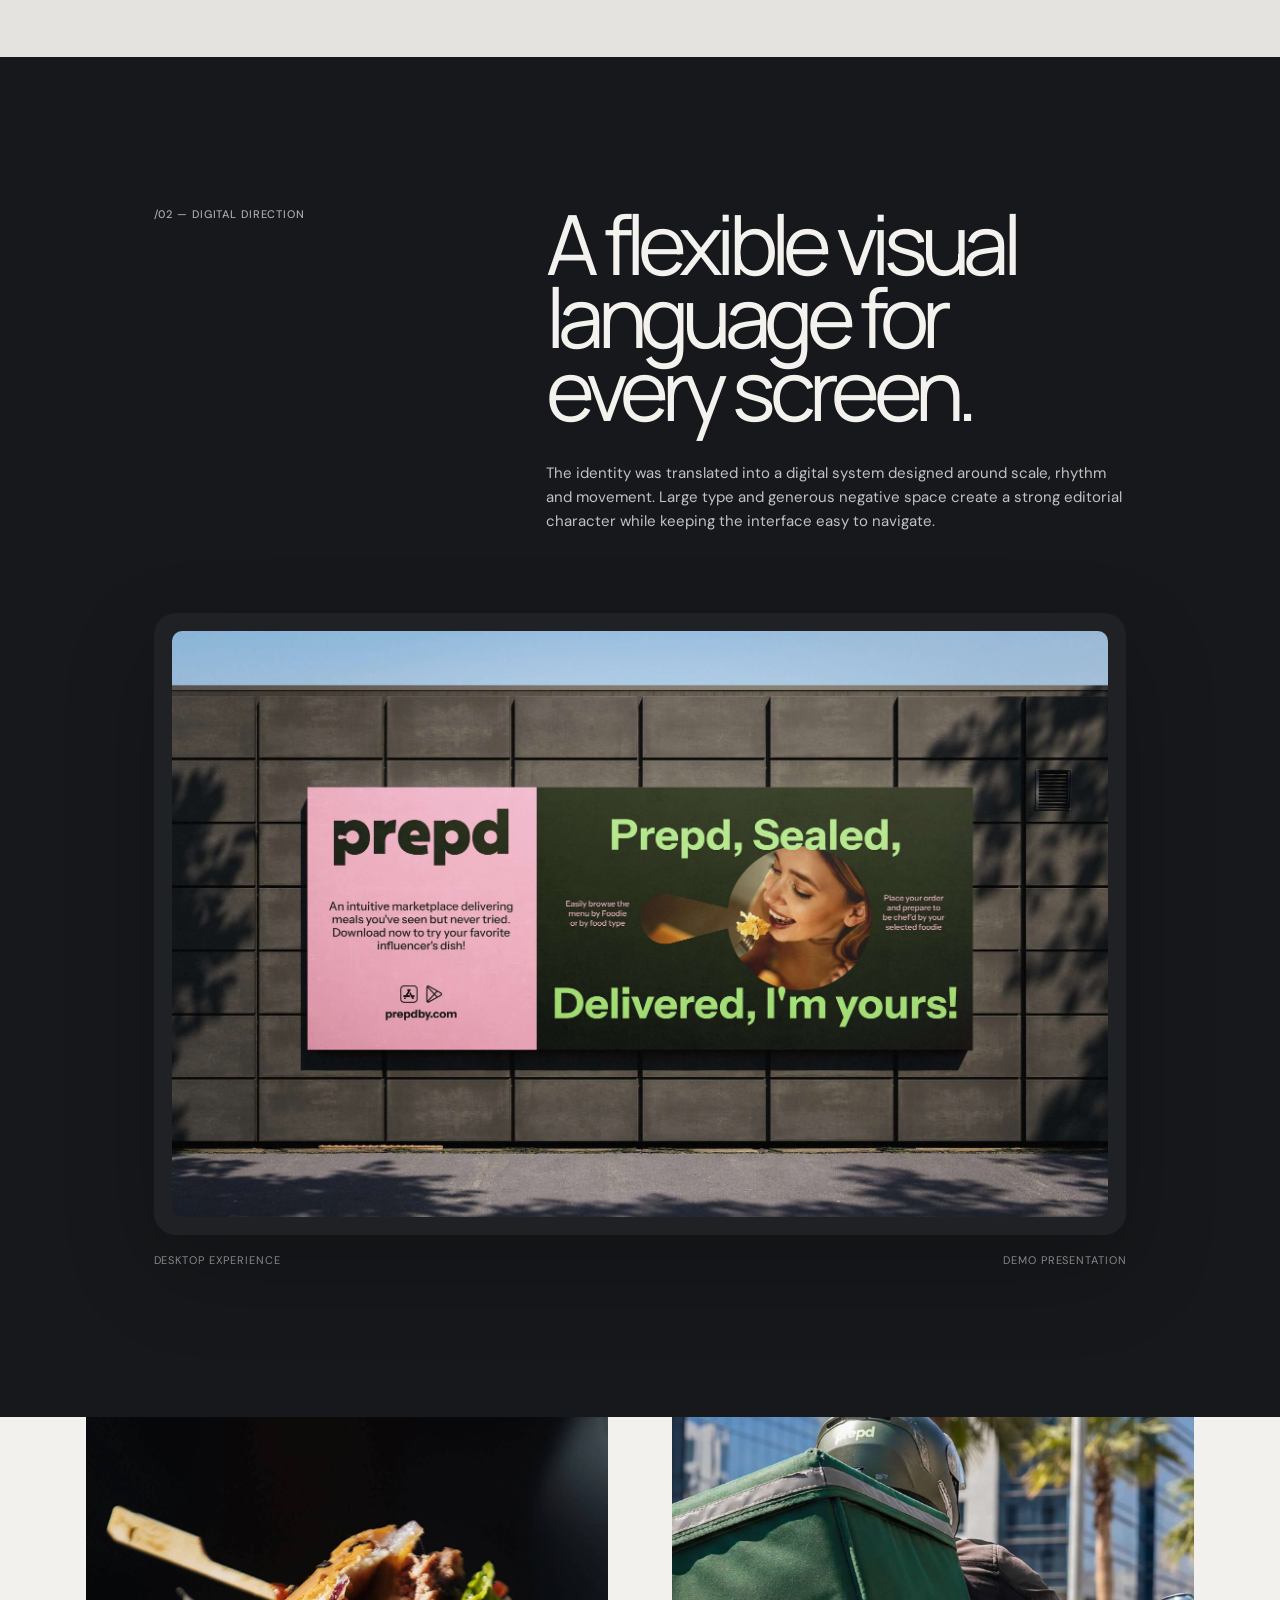
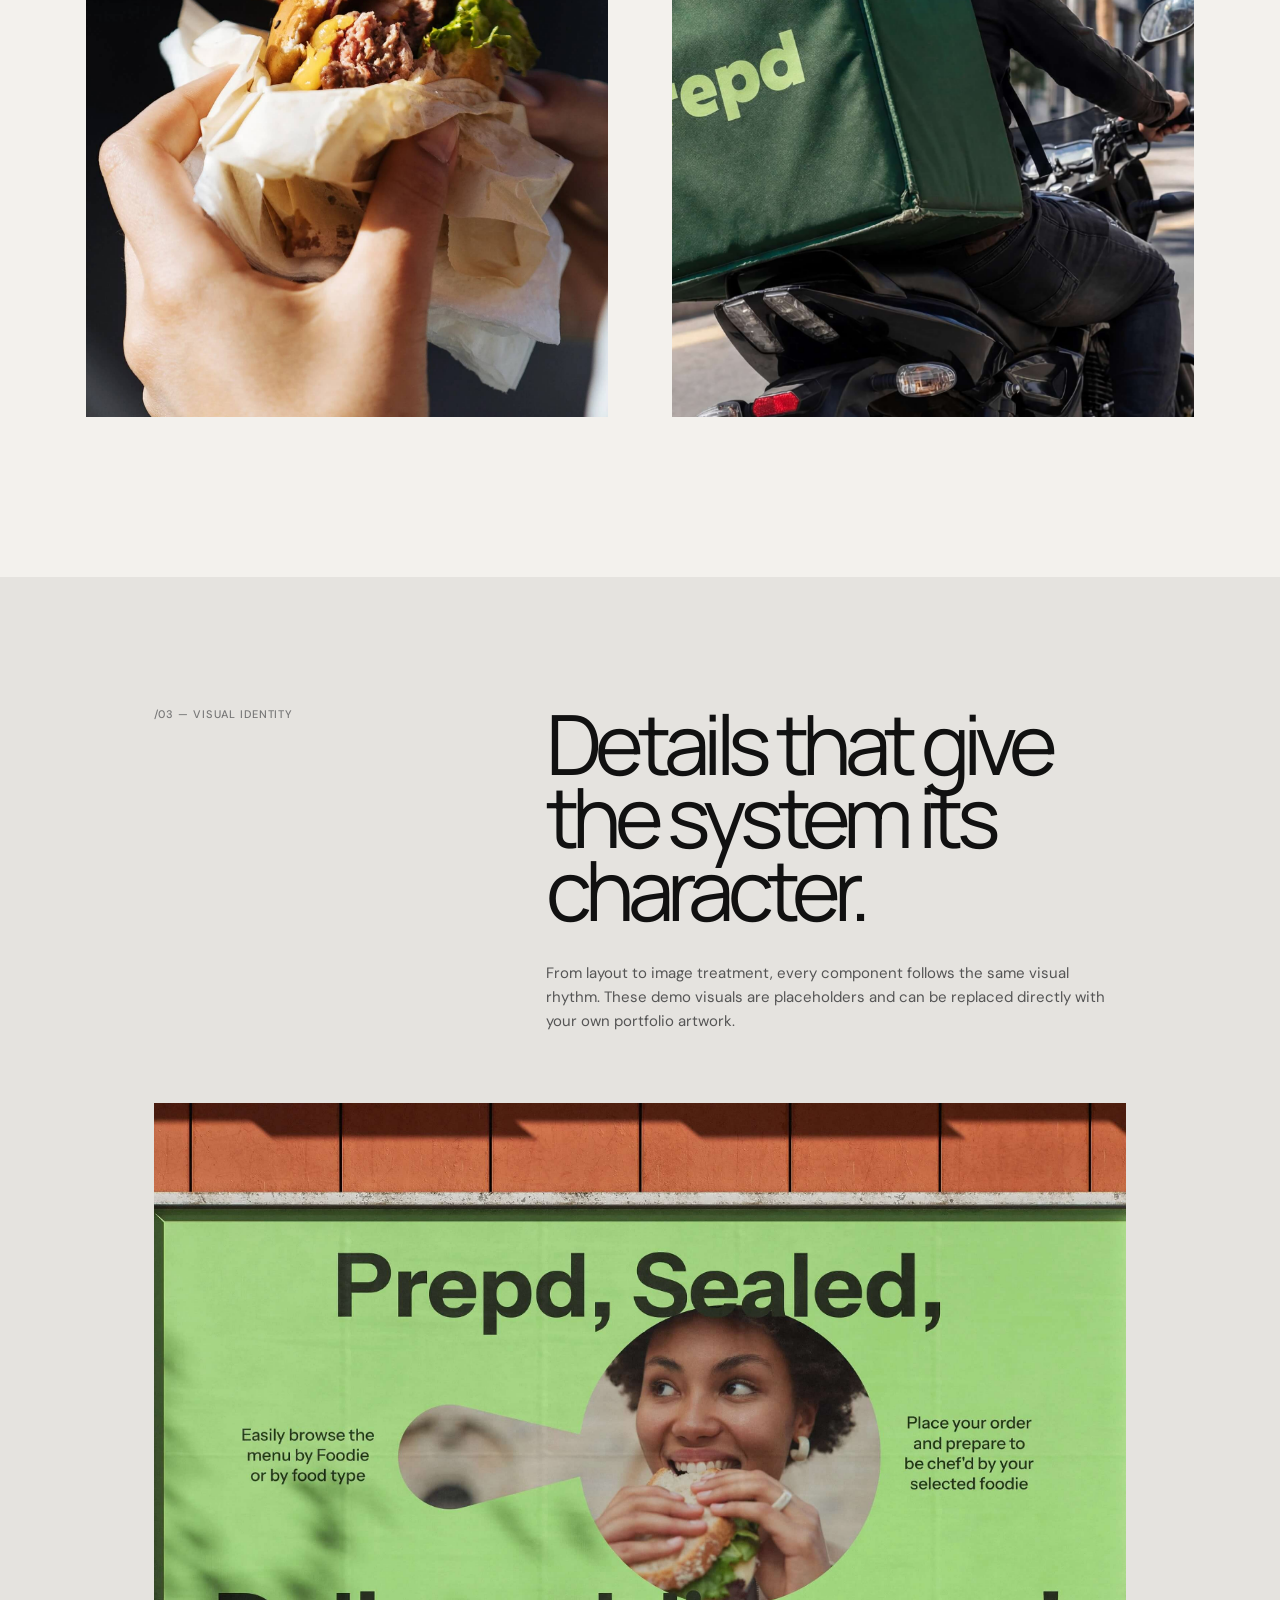
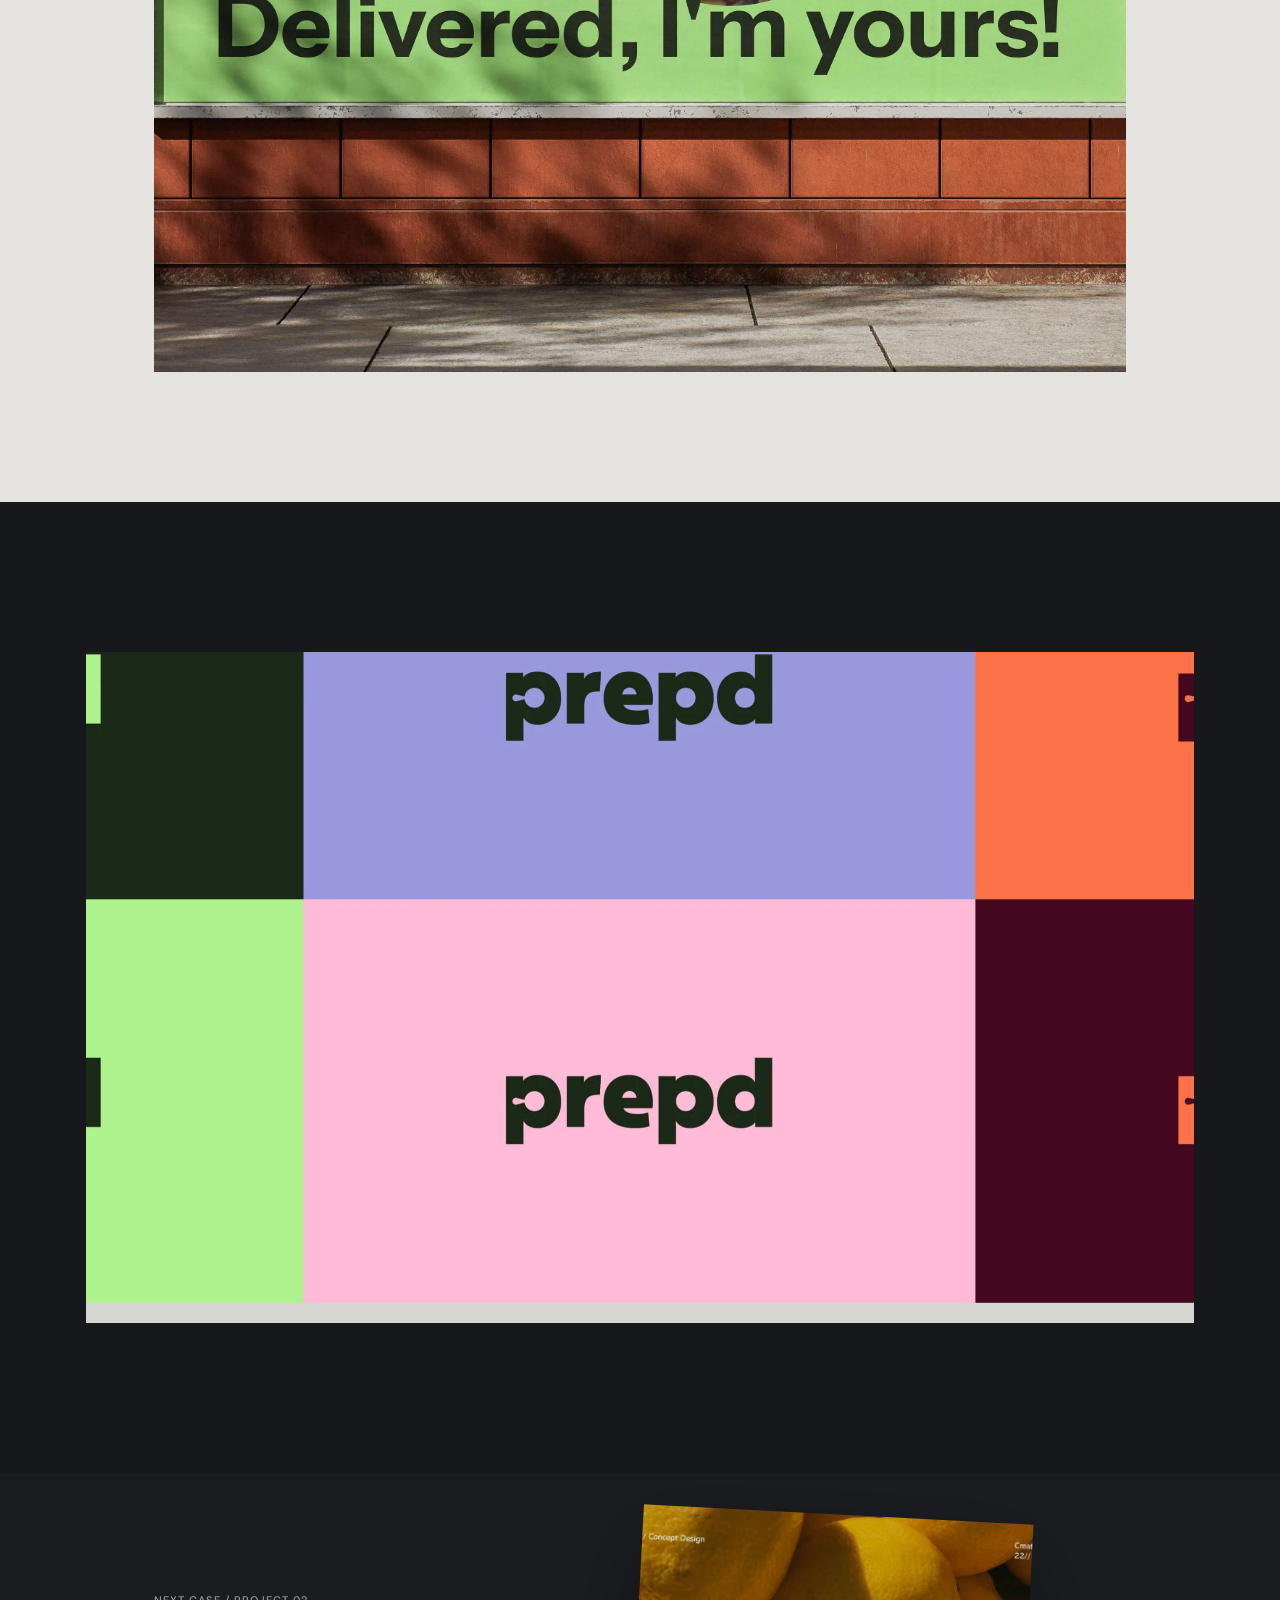
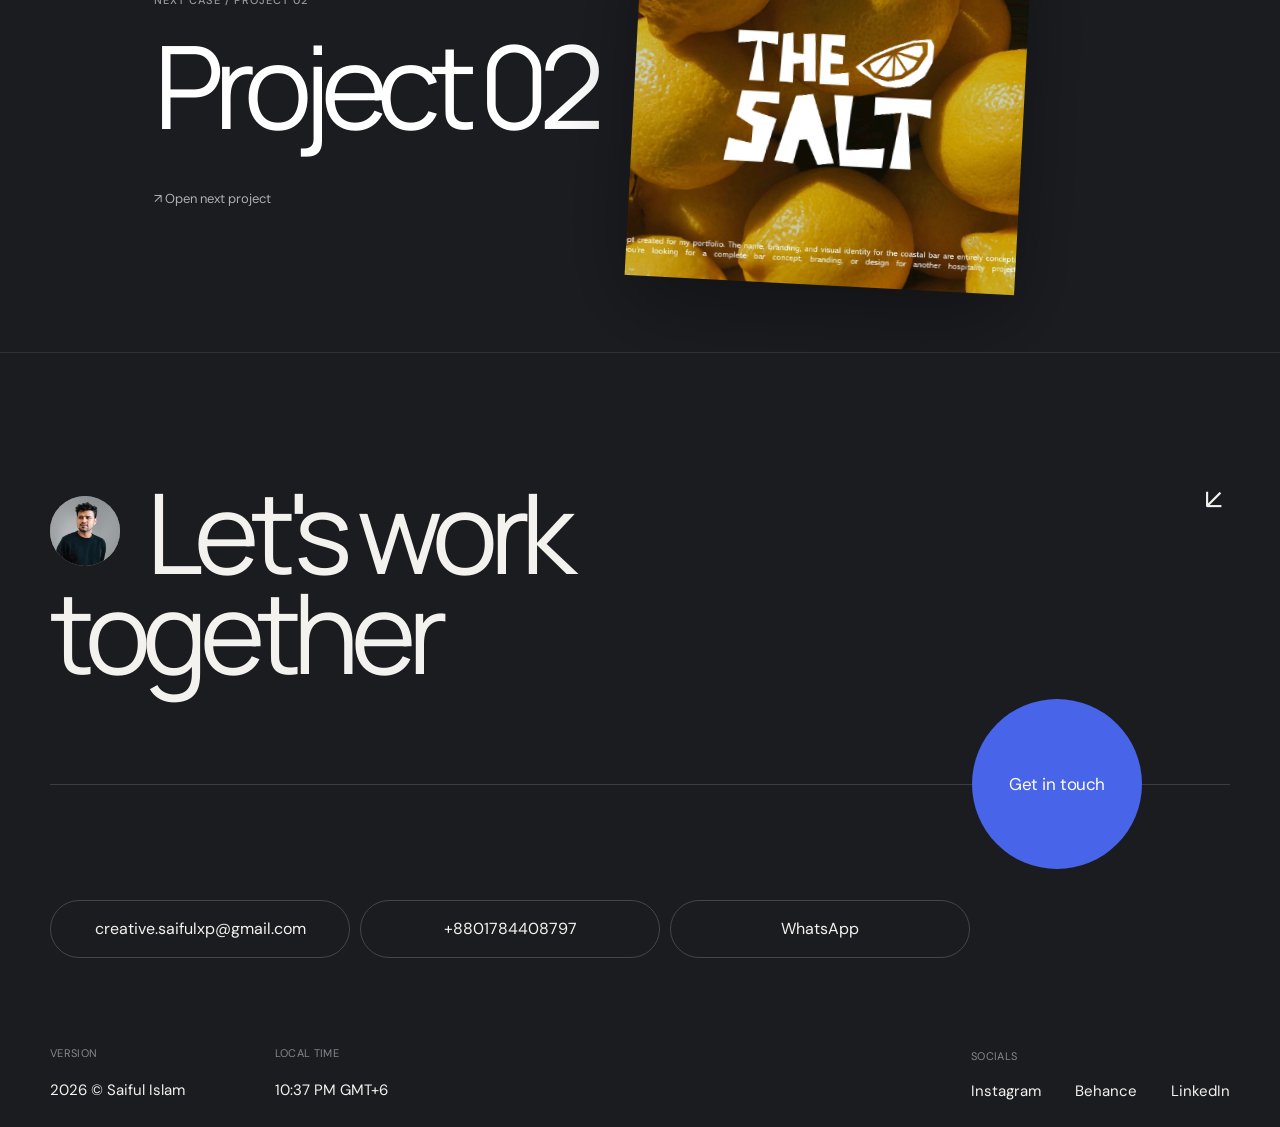
<file: project-01.html>
<!doctype html>
<html lang="en">
<head>
  <meta charset="utf-8" />
  <meta name="viewport" content="width=device-width,initial-scale=1" />
  <meta name="description" content="Project One — Saiful Islam, Freelance Graphic Designer." />
  <title>Project One — Saiful Islam</title>
  <link rel="preconnect" href="https://fonts.googleapis.com">
  <link rel="preconnect" href="https://fonts.gstatic.com" crossorigin>
  <link href="https://fonts.googleapis.com/css2?family=DM+Sans:wght@400;500&family=Manrope:wght@400;500;600;700&display=swap" rel="stylesheet">
  <link rel="stylesheet" href="style.css" />
  <link rel="stylesheet" href="project.css" />
</head>
<body class="project-page">
  <div class="page-transition page-transition-in" aria-hidden="true">
    <div class="page-transition-shape"></div>
    <div class="page-transition-label"><span>PROJECT 01</span><small>SAIFUL ISLAM</small></div>
  </div>
  <div class="cursor-dot"></div><div class="cursor-ring"></div>

  <header class="nav nav-visible" aria-label="Primary navigation">
    <a class="brand magnetic" href="index.html" data-cursor="view" aria-label="Saiful Islam — Homepage"><span class="brand-copy">@saiful islam</span></a>
    <nav class="nav-links" aria-label="Main navigation">
      <a href="index.html" class="nav-link magnetic" data-cursor="view"><span class="nav-link-text">Home</span></a>
      <a href="about.html" class="nav-link magnetic" data-cursor="view"><span class="nav-link-text">About</span></a>
      <a href="work.html" class="nav-link magnetic is-active" data-cursor="view"><span class="nav-link-text">Work</span></a>
      <a href="contact.html" class="nav-link magnetic" data-cursor="view"><span class="nav-link-text">Contact</span></a>
    </nav>
    <button class="menu magnetic" aria-label="Open menu" aria-expanded="false" data-cursor="view"><span>Menu</span><i></i></button>
  </header>
  <button class="scroll-nav-trigger magnetic" type="button" aria-label="Open navigation" aria-expanded="false" data-cursor="view"><span></span><span></span></button>
  <aside class="scroll-menu" aria-hidden="true"><div class="scroll-menu-backdrop"></div><div class="scroll-menu-panel"><div class="scroll-menu-inner">
    <div class="scroll-menu-heading"><span>NAVIGATION</span></div>
    <nav class="scroll-menu-nav" aria-label="Scroll navigation">
      <a href="index.html" data-scroll-nav-link><i></i><span>Home</span></a>
      <a href="about.html" data-scroll-nav-link><i></i><span>About</span></a>
      <a href="work.html" data-scroll-nav-link class="is-current"><i></i><span>Work</span></a>
      <a href="contact.html" data-scroll-nav-link><i></i><span>Contact</span></a>
    </nav>
    <div class="scroll-menu-socials"><span class="scroll-menu-label">SOCIALS</span><div><a href="#">Instagram</a><a href="#">Behance</a><a href="#">LinkedIn</a></div></div>
  </div></div></aside>
  <div class="menu-overlay" aria-hidden="true"><div class="menu-overlay-inner">
    <div class="menu-overlay-top"><span>Navigation</span><span>Saiful Islam</span></div>
    <nav class="menu-nav" aria-label="Menu">
      <a href="index.html" data-menu-link><small>01</small><span>Home</span></a>
      <a href="about.html" data-menu-link><small>02</small><span>About</span></a>
      <a href="work.html" data-menu-link><small>03</small><span>Work</span></a>
      <a href="contact.html" data-menu-link><small>04</small><span>Contact</span></a>
    </nav>
    <div class="menu-overlay-bottom"><span>FREELANCE GRAPHIC DESIGNER</span><span>© 2026</span></div>
  </div></div>

  <main id="top">
    <header class="project-hero">
      <div class="project-container-medium">
        <div class="project-kicker"><span>/01 — Selected project</span><span>Brand Experience</span></div>
        <h1 class="project-title"><span>Project</span><span>One</span></h1>
      </div>
    </header>

    <section class="project-intro">
      <div class="project-container">
        <div class="project-info">
          <div class="project-info-block"><h5>Role / Services</h5><div class="rule"></div><p>Art Direction<br>Brand Design<br>Web Design</p></div>
          <div class="project-info-block"><h5>Client</h5><div class="rule"></div><p>Demo Creative Studio</p></div>
          <div class="project-info-block"><h5>Location</h5><div class="rule"></div><p>Dhaka, Bangladesh</p></div>
          <div class="project-info-block"><h5>Year</h5><div class="rule"></div><p>2026</p></div>
        </div>
      </div>
    </section>

    <section class="project-hero-image-section">
      <div class="project-container">
        <div class="project-image-wrap">
          <img src="assets/projects/project-01/project-01-01.jpg" alt="Project One hero demo image">
          <div class="project-image-overlay"></div>
          <a class="project-live magnetic" href="#" data-cursor="view"><span>View project<br><small>↗ Live site</small></span></a>
        </div>
      </div>
    </section>

    <section class="project-section">
      <div class="project-container-medium">
        <div class="project-copy-grid">
          <div class="project-label">/01 — Overview</div>
          <div class="project-copy"><h2>Built to make a bold first impression.</h2><p>Project One is a fictional brand experience created as a demonstration case study for this portfolio. The visual system combines strong typography, expressive composition and a confident digital direction.</p></div>
        </div>
      </div>
    </section>

    <section class="project-section light">
      <div class="project-container">
        <div class="project-full-image"><img src="assets/projects/project-01/project-01-02.jpg" alt="Project One visual demo 01"></div>
      </div>
    </section>

    <section class="project-section dark">
      <div class="project-container-medium">
        <div class="project-copy-grid">
          <div class="project-label">/02 — Digital direction</div>
          <div class="project-copy"><h2>A flexible visual language for every screen.</h2><p>The identity was translated into a digital system designed around scale, rhythm and movement. Large type and generous negative space create a strong editorial character while keeping the interface easy to navigate.</p></div>
        </div>
        <div style="height:80px"></div>
        <div class="project-device">
          <div class="project-device-frame"><div class="project-device-screen"><img src="assets/projects/project-01/project-01-03.jpg" alt="Project One website demo"></div></div>
          <div class="project-device-caption"><span>Desktop experience</span><span>Demo presentation</span></div>
        </div>
      </div>
    </section>

    <section class="project-section">
      <div class="project-container">
        <div class="project-pair">
          <div class="project-full-image"><img src="assets/projects/project-01/project-01-04.jpg" alt="Project One visual demo 02"></div>
          <div class="project-full-image"><img src="assets/projects/project-01/project-01-05.jpg" alt="Project One visual demo 03"></div>
        </div>
      </div>
    </section>

    <section class="project-section light">
      <div class="project-container-medium">
        <div class="project-copy-grid">
          <div class="project-label">/03 — Visual identity</div>
          <div class="project-copy"><h2>Details that give the system its character.</h2><p>From layout to image treatment, every component follows the same visual rhythm. These demo visuals are placeholders and can be replaced directly with your own portfolio artwork.</p></div>
        </div>
        <div style="height:70px"></div>
        <div class="project-full-image tall"><img src="assets/projects/project-01/project-01-06.jpg" alt="Project One visual identity demo"></div>
      </div>
    </section>

    <section class="project-section dark">
      <div class="project-container">
        <div class="project-full-image"><img src="assets/projects/project-01/project-01-07.jpg" alt="Project One final demo image"></div>
      </div>
    </section>

    <section class="project-next">
      <div class="project-container-medium">
        <a class="project-next-link magnetic" href="project-02.html" data-cursor="view">
          <div class="project-next-kicker">Next case / Project 02</div>
          <h2>Project 02</h2>
          <div class="project-next-arrow">↗ Open next project</div>
          <div class="project-next-image"><img src="assets/projects/project-02/project-02-01.jpg" alt="Project 02 demo image"></div>
        </a>
      </div>
    </section>
    <section class="contact-footer" id="contact">
      <div class="contact-footer-inner">
        <div class="contact-heading-row"><div class="contact-arrow reveal">↙</div><h2 class="contact-heading reveal-up"><span><span class="contact-avatar"><img src="assets/footer-profile.jpg" alt="Saiful Islam" loading="lazy"></span> Let's work</span><span>together</span></h2></div>
        <div class="contact-action-row"><div class="contact-action-col"><div class="contact-rule"></div><a class="contact-circle magnetic" href="mailto:creative.saifulxp@gmail.com" data-cursor="view" aria-label="Get in touch with Saiful Islam"><span>Get in touch</span></a></div></div>
        <div class="contact-details-row"><div class="contact-pills"><a class="contact-pill magnetic" href="mailto:creative.saifulxp@gmail.com" data-cursor="view">creative.saifulxp@gmail.com</a><a class="contact-pill magnetic" href="tel:+8801784408797" data-cursor="view">+8801784408797</a><a class="contact-pill magnetic" href="https://wa.me/8801784408797" target="_blank" rel="noopener" data-cursor="view">WhatsApp</a></div></div>
        <div class="contact-bottom"><div class="contact-meta-group"><div class="contact-meta"><h5>Version</h5><p>2026 © Saiful Islam</p></div><div class="contact-meta"><h5>Local time</h5><p><span id="footerTime">--:-- -- GMT+6</span></p></div></div><div class="contact-socials"><h5>Socials</h5><div class="contact-social-links"><a href="#" class="magnetic">Instagram</a><a href="#" class="magnetic">Behance</a><a href="#" class="magnetic">LinkedIn</a></div></div></div>
      </div>
    </section>
  </main>

  <script src="script.js"></script>
  <script>
  (() => {
    const transition = document.querySelector('.page-transition.page-transition-in');
    if (transition) {
      const reveal = () => { requestAnimationFrame(() => transition.classList.add('is-ready')); setTimeout(() => transition.remove(), 1250); };
      if (document.readyState === 'complete') reveal(); else window.addEventListener('load', reveal, {once:true});
    }
  })();

  // V87 project navigation: reuse the portfolio's circular transition language.
  (() => {
    const transition = document.querySelector('.page-transition');
    if (!transition) return;
    const title = transition.querySelector('.page-transition-label span');
    const name = transition.querySelector('.page-transition-label small');
    document.querySelectorAll('a[href="work.html"],a[href="index.html"],a[href="about.html"]').forEach(link => {
      link.addEventListener('click', e => {
        if (matchMedia('(prefers-reduced-motion: reduce)').matches) return;
        const href = link.getAttribute('href'); if(!href) return;
        e.preventDefault();
        if(title) title.textContent = href === 'work.html' ? 'WORK' : (href === 'about.html' ? 'ABOUT' : 'HOME');
        if(name) name.textContent = 'SAIFUL ISLAM';
        transition.classList.remove('page-transition-in','is-ready'); transition.classList.add('is-active'); document.body.classList.add('page-transitioning');
        setTimeout(() => window.location.href = href, 1050);
      });
    });
  })();

  // Gentle scroll parallax for the case-study images.
  (() => {
    if(matchMedia('(prefers-reduced-motion: reduce)').matches) return;
    const images = document.querySelectorAll('.project-image-wrap img,.project-full-image img');
    const update = () => {
      images.forEach(img => { const r=img.parentElement.getBoundingClientRect(); const p=(innerHeight/2-(r.top+r.height/2))/innerHeight; img.style.transform=`translate3d(0,${p*18}px,0) scale(1.045)`; });
      requestAnimationFrame(update);
    };
    requestAnimationFrame(update);
  })();
  </script>
</body>
</html>
</file>
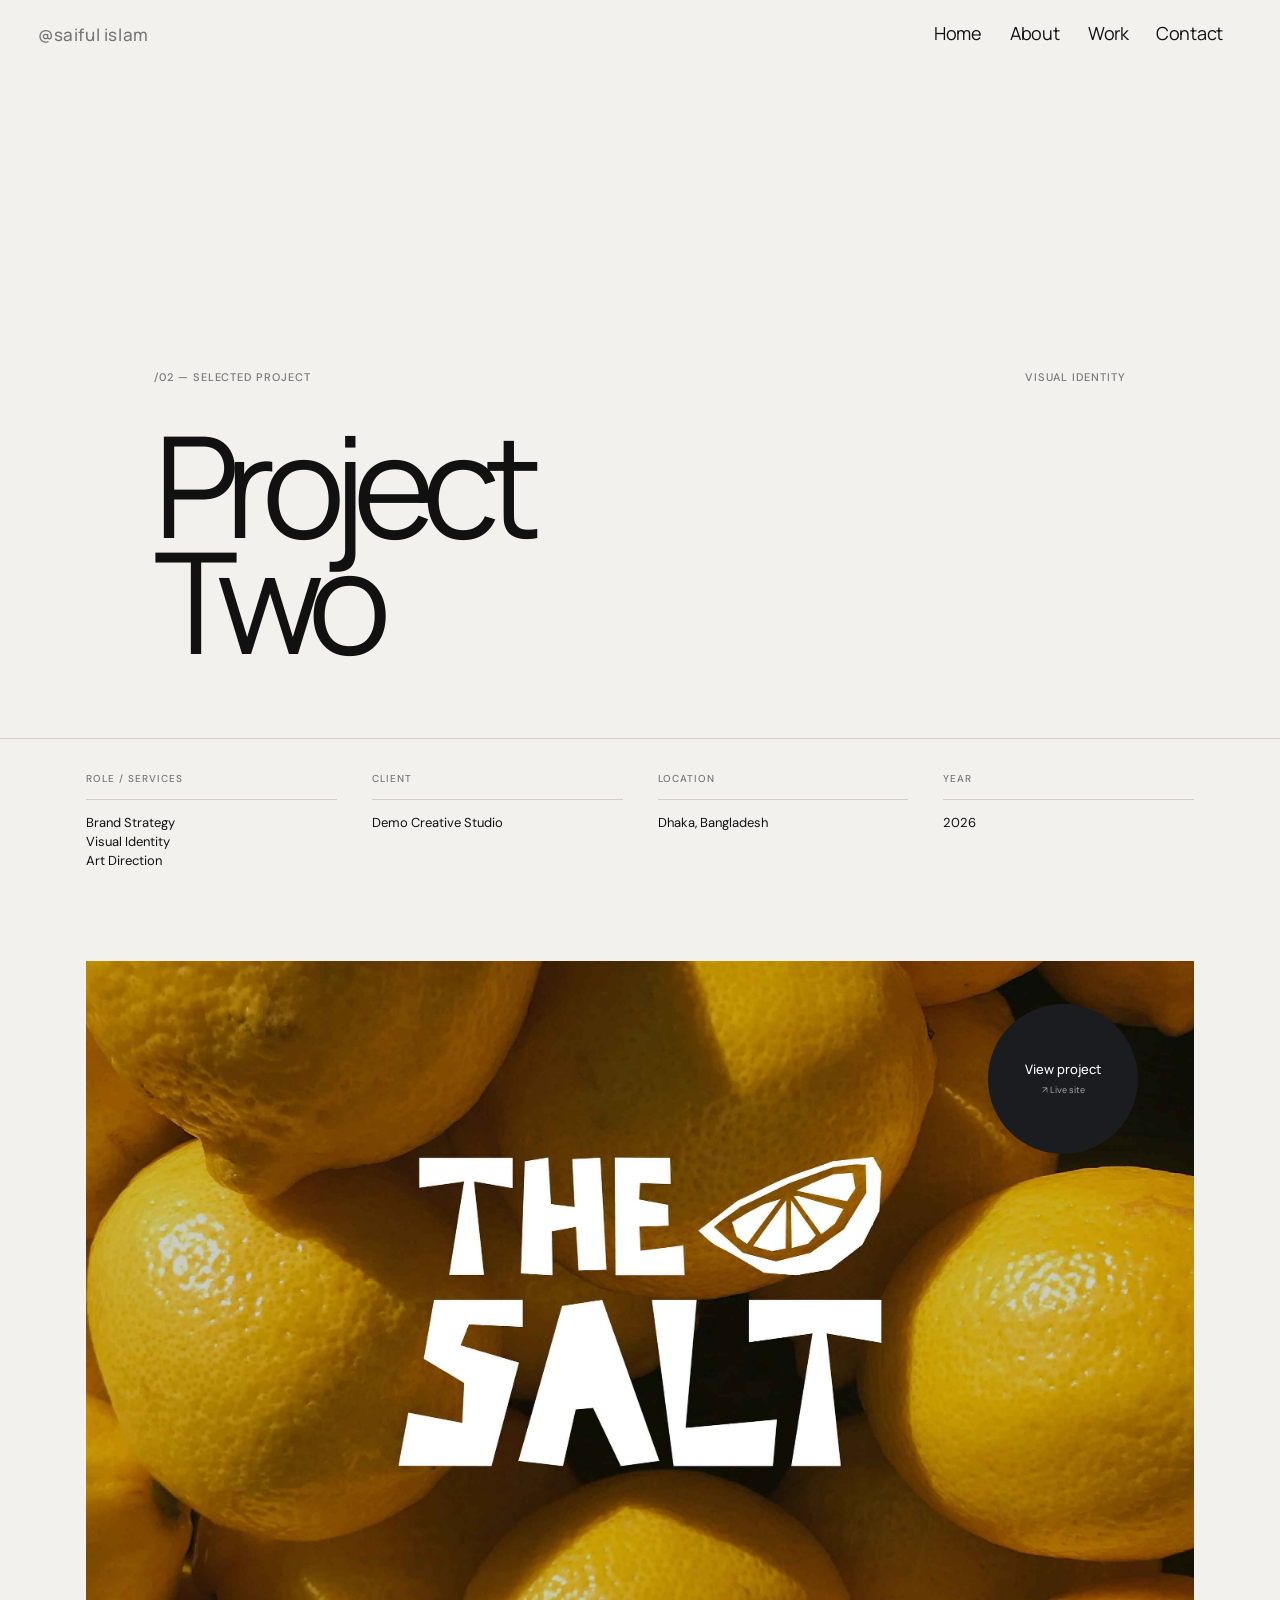
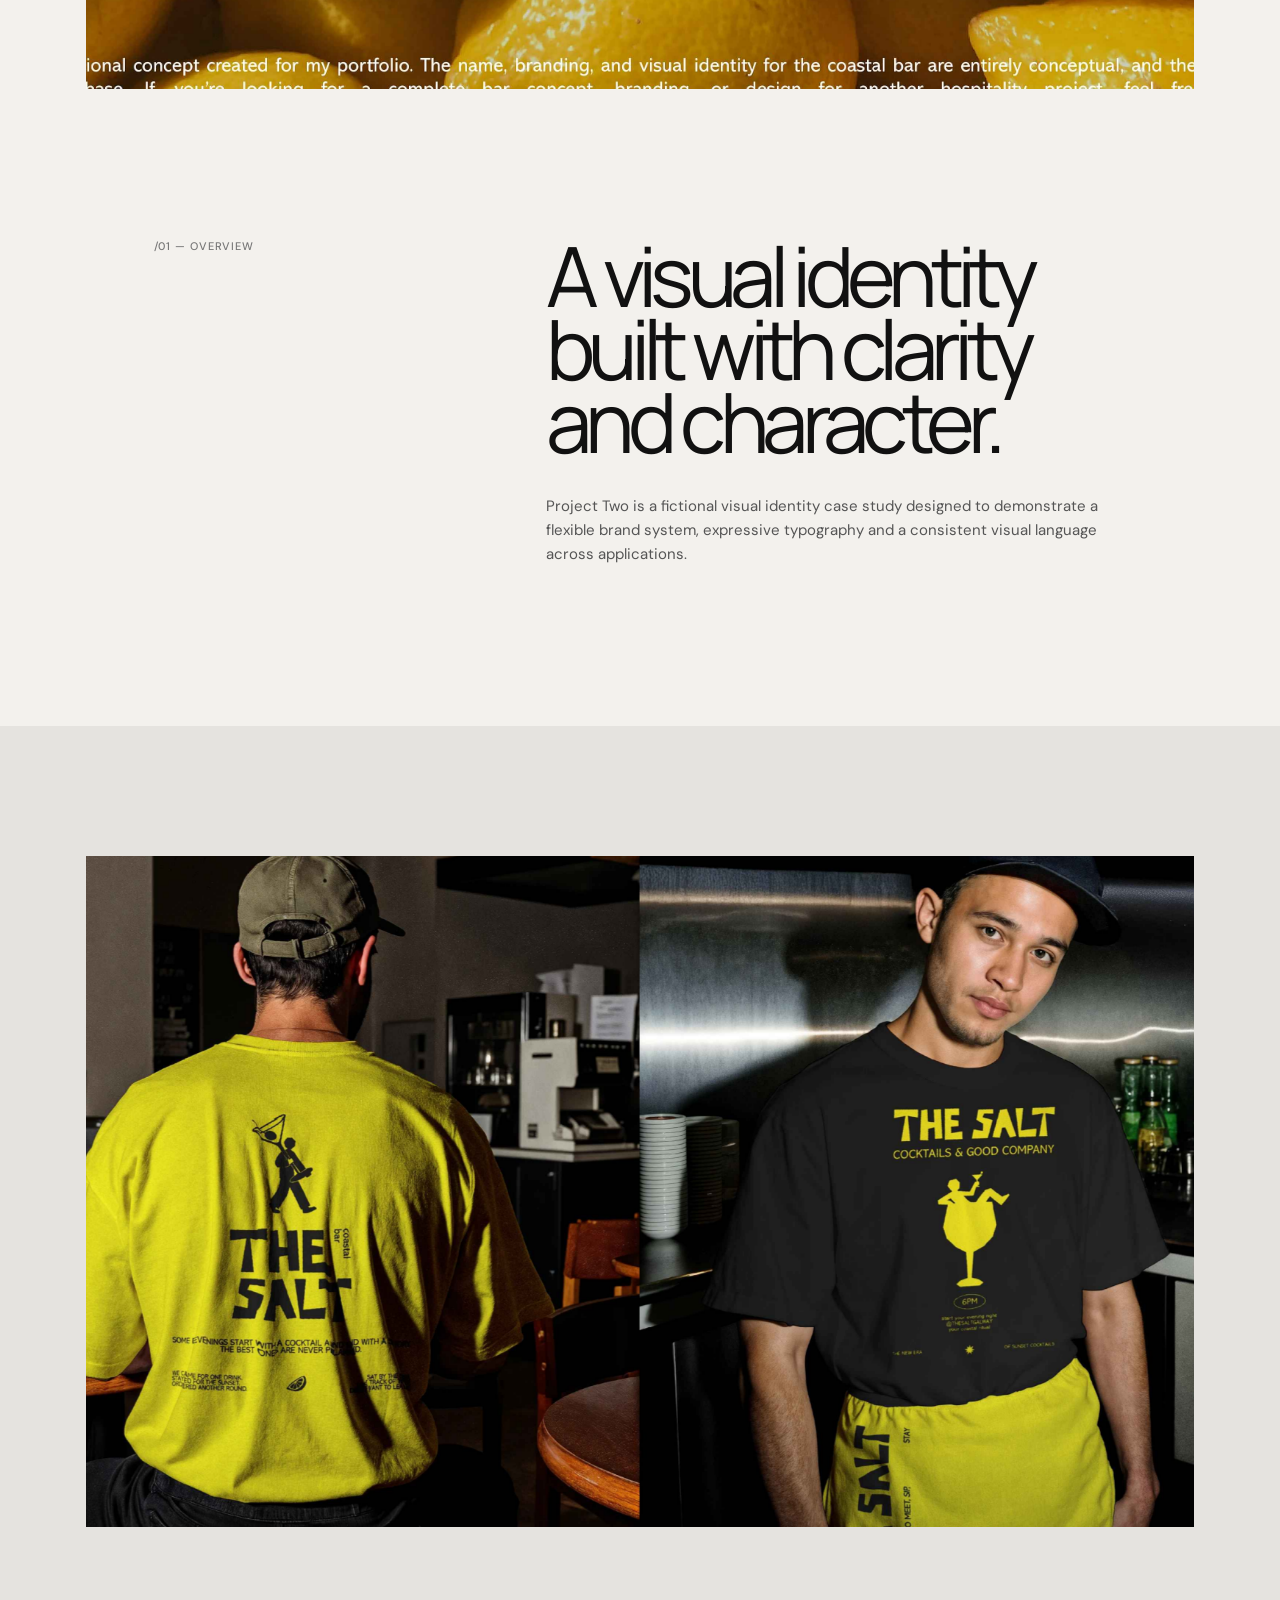
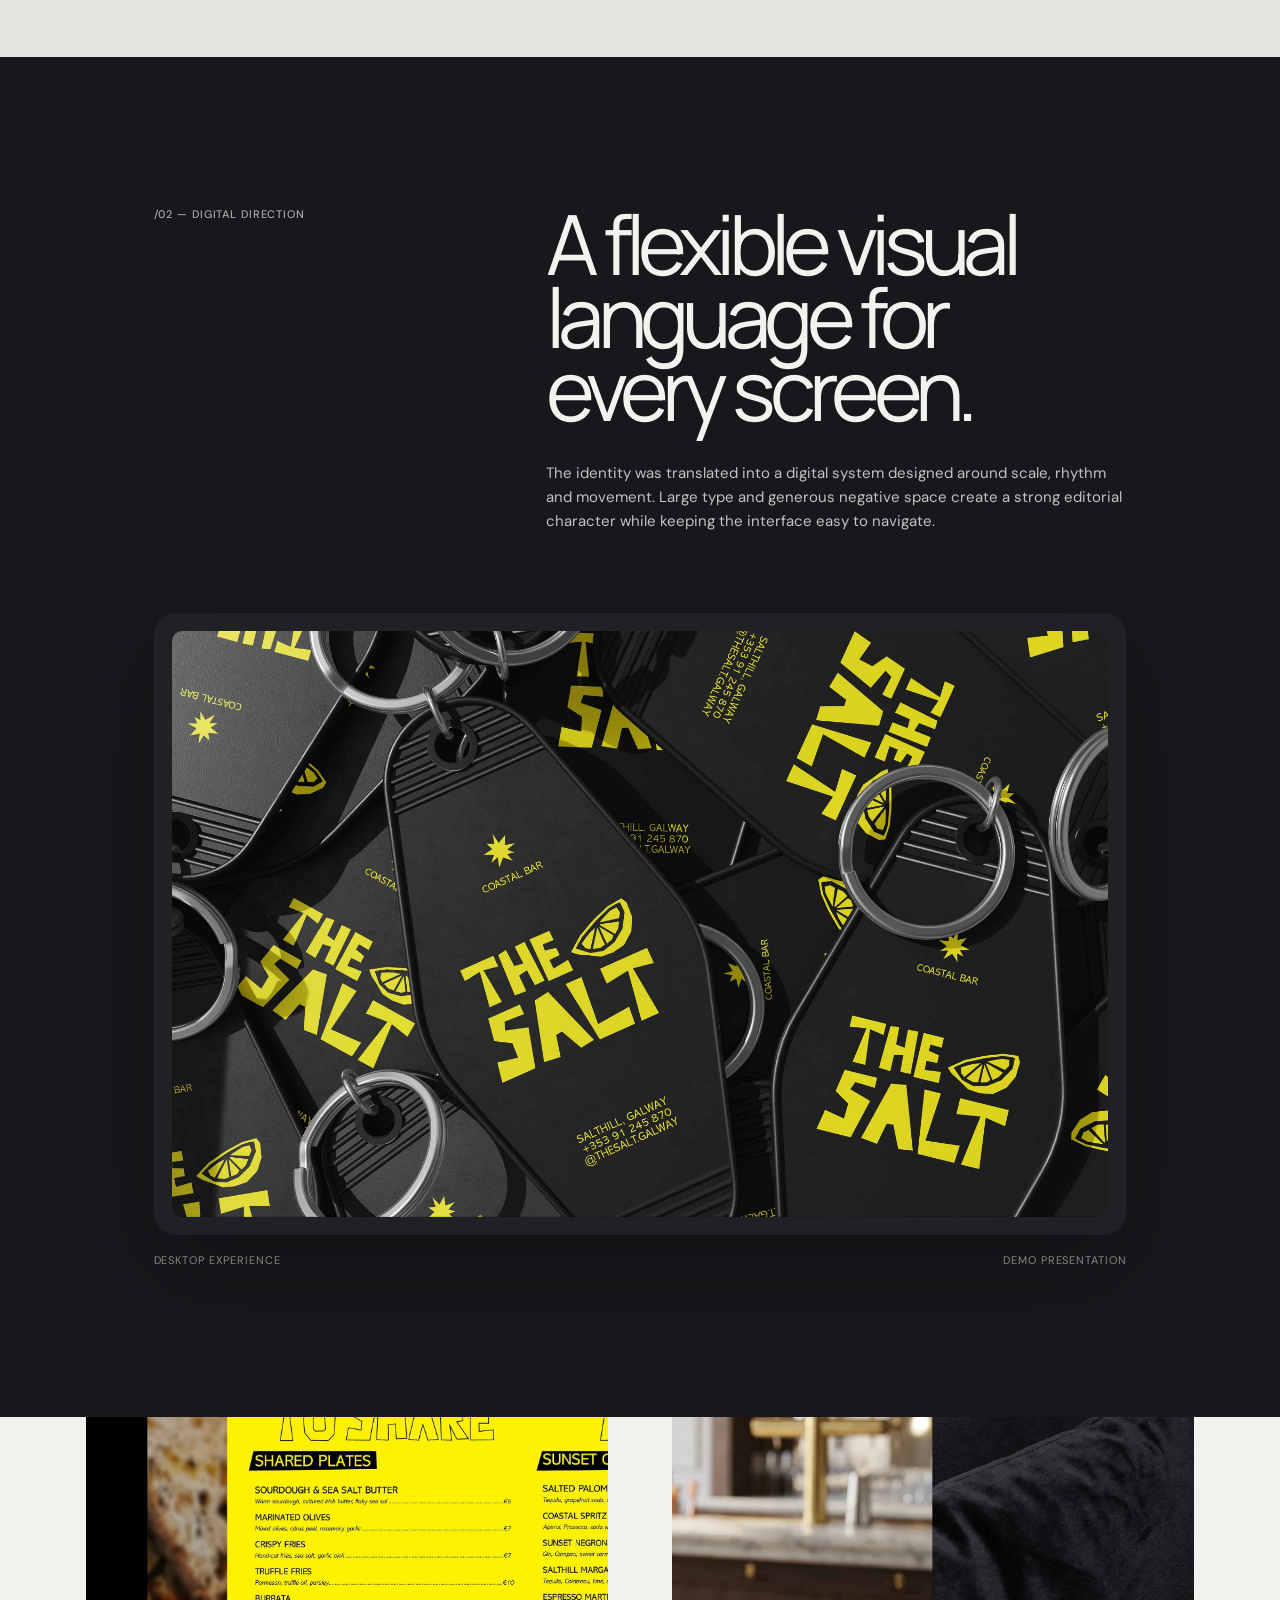
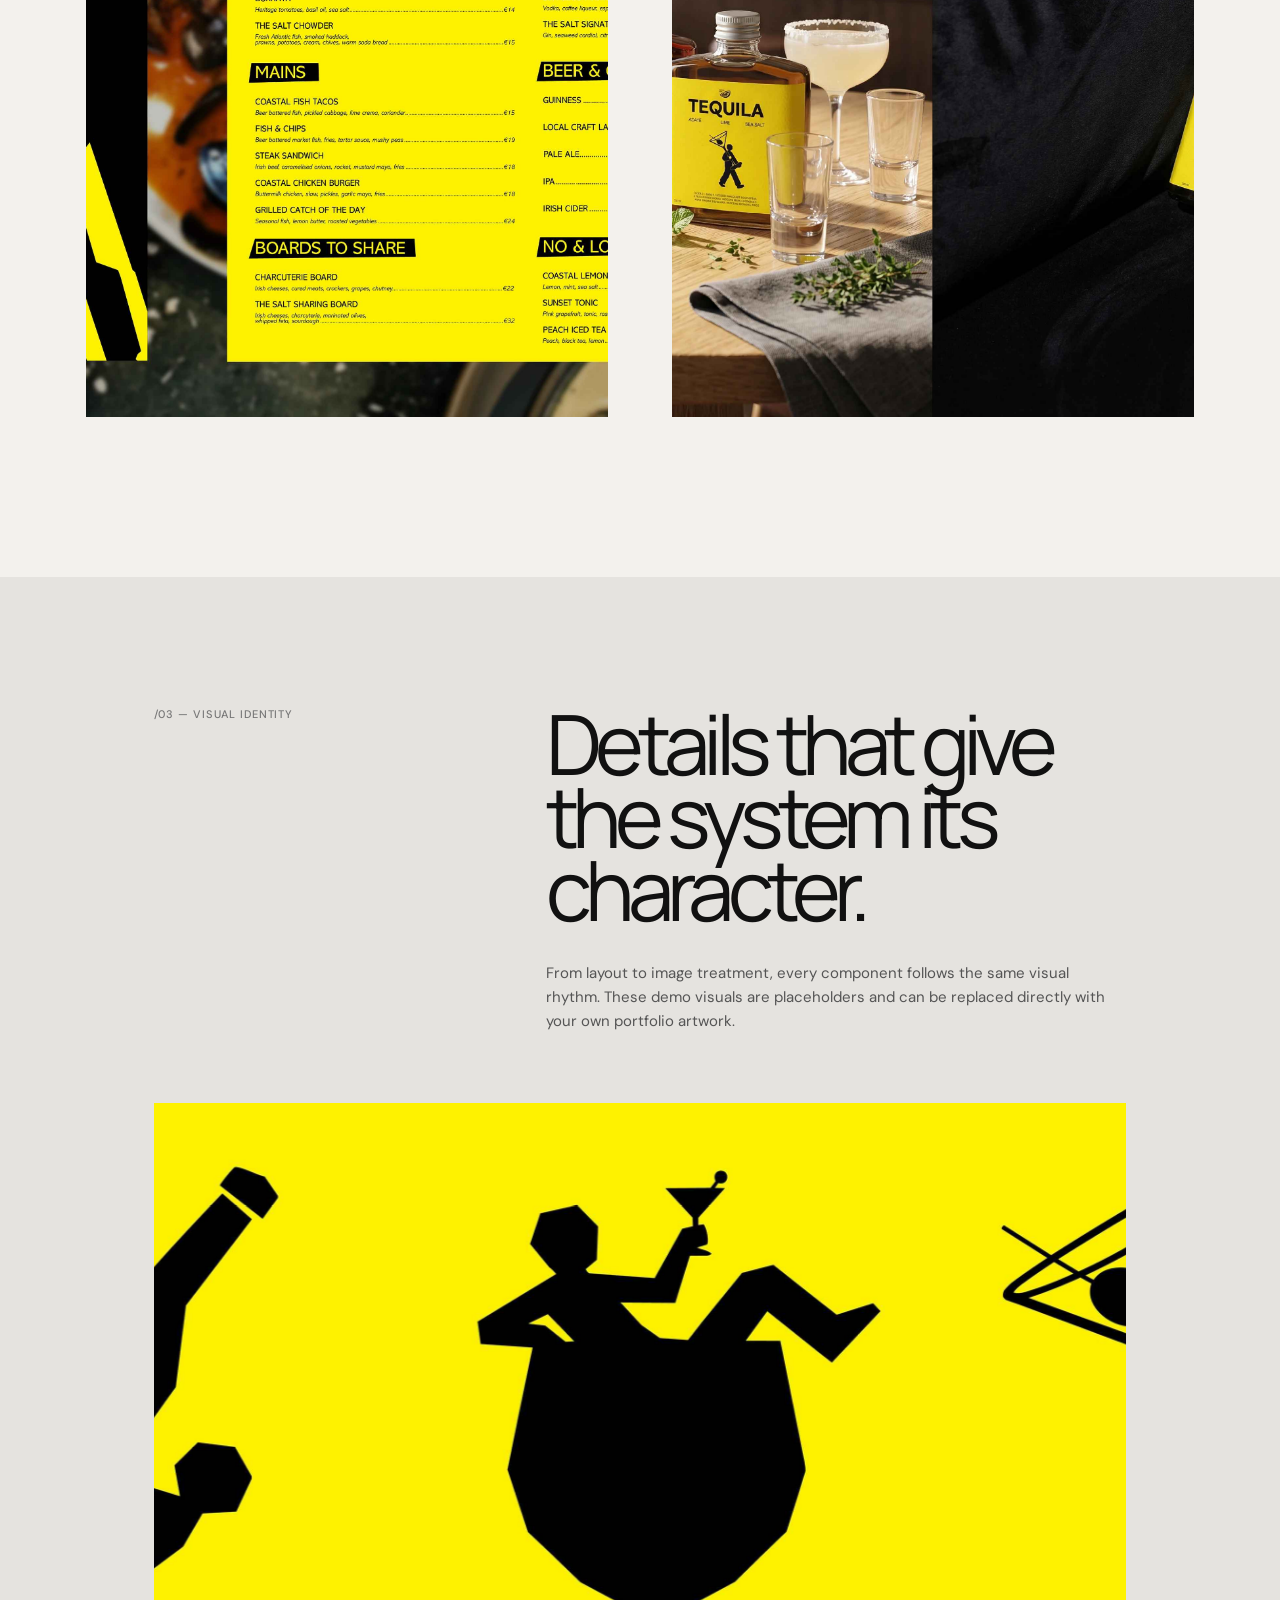
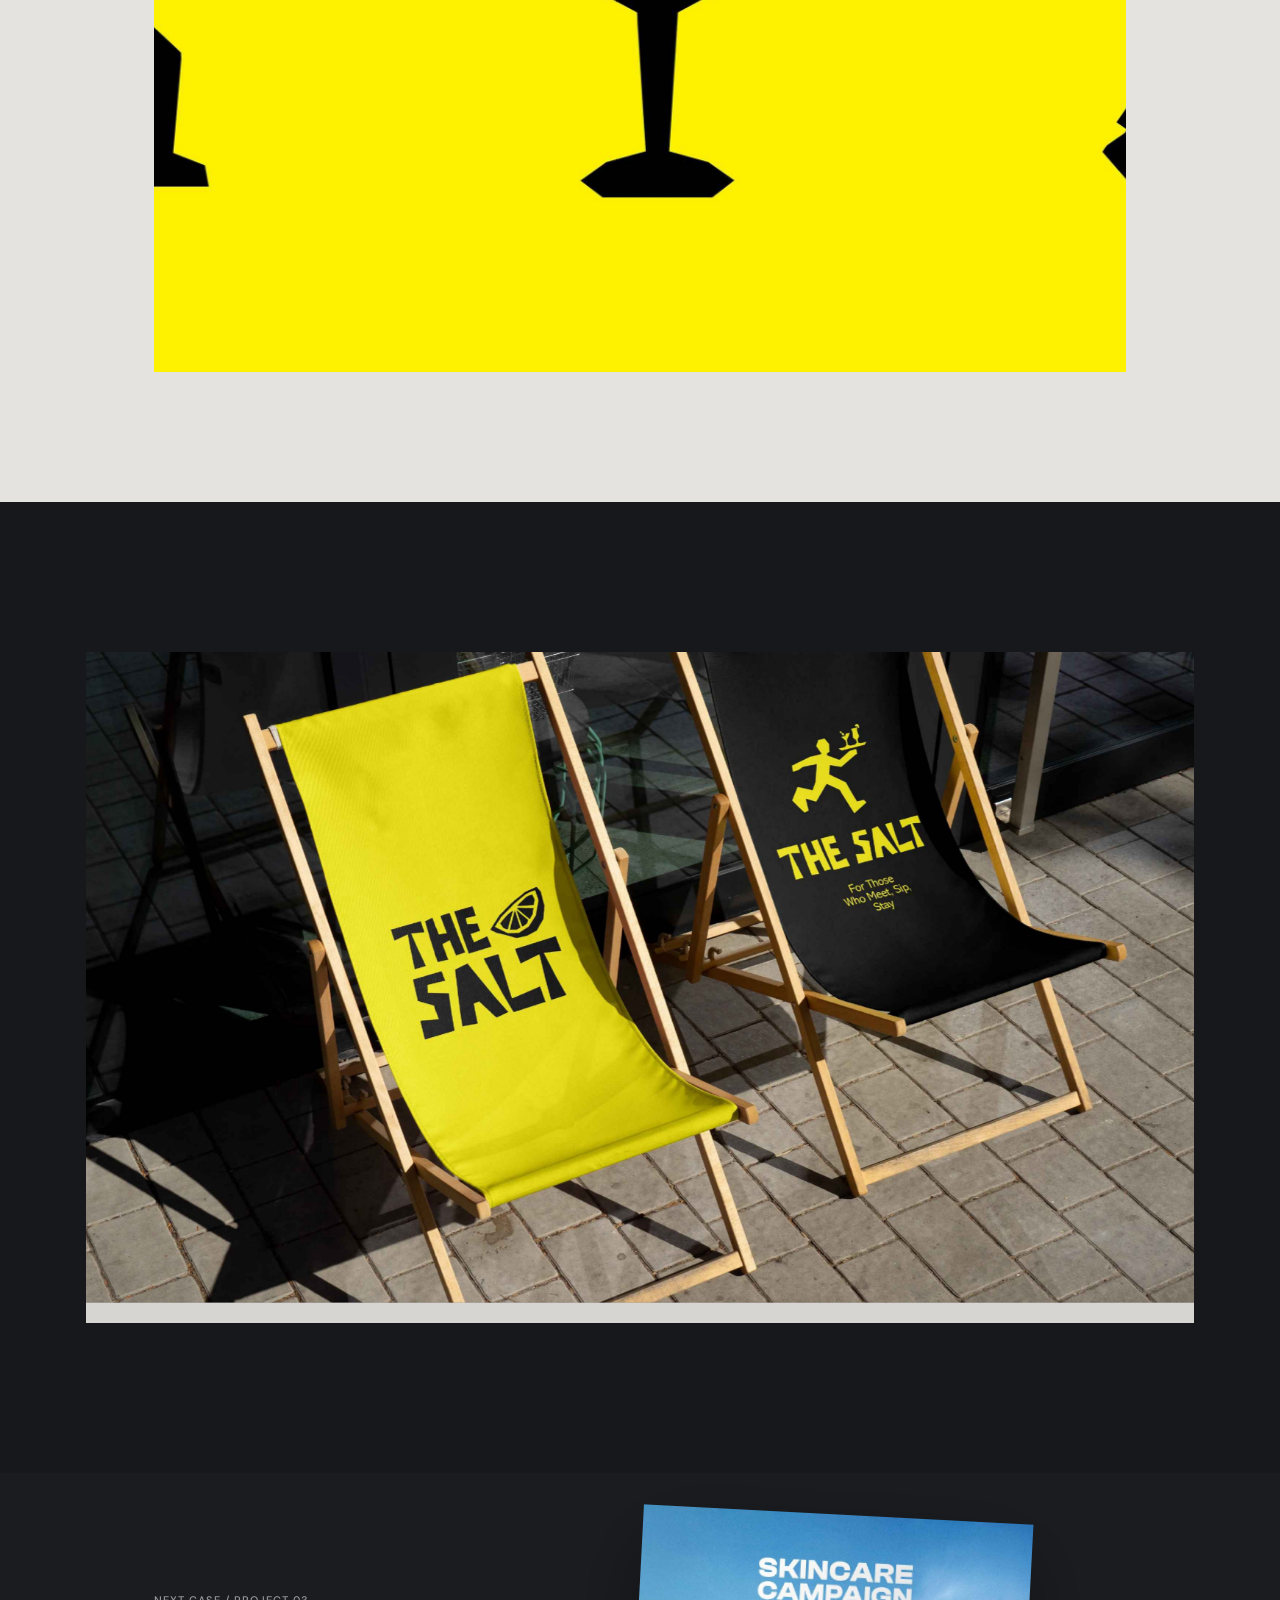
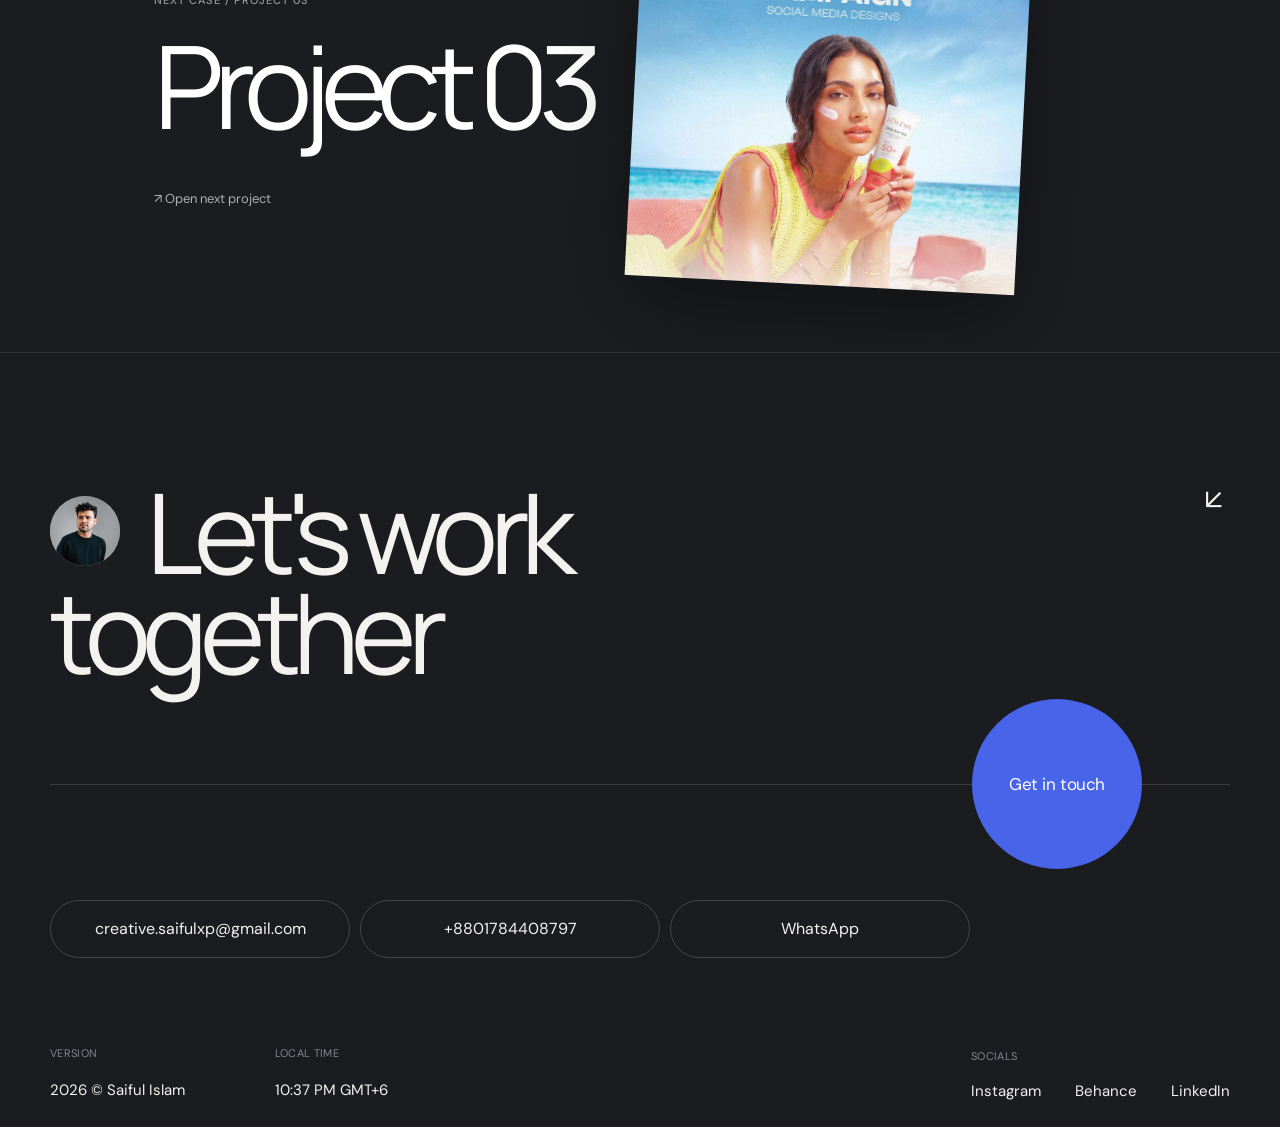
<file: project-02.html>
<!doctype html>
<html lang="en">
<head>
  <meta charset="utf-8" />
  <meta name="viewport" content="width=device-width,initial-scale=1" />
  <meta name="description" content="Project Two — Saiful Islam, Freelance Graphic Designer." />
  <title>Project Two — Saiful Islam</title>
  <link rel="preconnect" href="https://fonts.googleapis.com">
  <link rel="preconnect" href="https://fonts.gstatic.com" crossorigin>
  <link href="https://fonts.googleapis.com/css2?family=DM+Sans:wght@400;500&family=Manrope:wght@400;500;600;700&display=swap" rel="stylesheet">
  <link rel="stylesheet" href="style.css" />
  <link rel="stylesheet" href="project.css" />
</head>
<body class="project-page">
  <div class="page-transition page-transition-in" aria-hidden="true">
    <div class="page-transition-shape"></div>
    <div class="page-transition-label"><span>PROJECT 02</span><small>SAIFUL ISLAM</small></div>
  </div>
  <div class="cursor-dot"></div><div class="cursor-ring"></div>

  <header class="nav nav-visible" aria-label="Primary navigation">
    <a class="brand magnetic" href="index.html" data-cursor="view" aria-label="Saiful Islam — Homepage"><span class="brand-copy">@saiful islam</span></a>
    <nav class="nav-links" aria-label="Main navigation">
      <a href="index.html" class="nav-link magnetic" data-cursor="view"><span class="nav-link-text">Home</span></a>
      <a href="about.html" class="nav-link magnetic" data-cursor="view"><span class="nav-link-text">About</span></a>
      <a href="work.html" class="nav-link magnetic is-active" data-cursor="view"><span class="nav-link-text">Work</span></a>
      <a href="contact.html" class="nav-link magnetic" data-cursor="view"><span class="nav-link-text">Contact</span></a>
    </nav>
    <button class="menu magnetic" aria-label="Open menu" aria-expanded="false" data-cursor="view"><span>Menu</span><i></i></button>
  </header>
  <button class="scroll-nav-trigger magnetic" type="button" aria-label="Open navigation" aria-expanded="false" data-cursor="view"><span></span><span></span></button>
  <aside class="scroll-menu" aria-hidden="true"><div class="scroll-menu-backdrop"></div><div class="scroll-menu-panel"><div class="scroll-menu-inner">
    <div class="scroll-menu-heading"><span>NAVIGATION</span></div>
    <nav class="scroll-menu-nav" aria-label="Scroll navigation">
      <a href="index.html" data-scroll-nav-link><i></i><span>Home</span></a>
      <a href="about.html" data-scroll-nav-link><i></i><span>About</span></a>
      <a href="work.html" data-scroll-nav-link class="is-current"><i></i><span>Work</span></a>
      <a href="contact.html" data-scroll-nav-link><i></i><span>Contact</span></a>
    </nav>
    <div class="scroll-menu-socials"><span class="scroll-menu-label">SOCIALS</span><div><a href="#">Instagram</a><a href="#">Behance</a><a href="#">LinkedIn</a></div></div>
  </div></div></aside>
  <div class="menu-overlay" aria-hidden="true"><div class="menu-overlay-inner">
    <div class="menu-overlay-top"><span>Navigation</span><span>Saiful Islam</span></div>
    <nav class="menu-nav" aria-label="Menu">
      <a href="index.html" data-menu-link><small>01</small><span>Home</span></a>
      <a href="about.html" data-menu-link><small>02</small><span>About</span></a>
      <a href="work.html" data-menu-link><small>03</small><span>Work</span></a>
      <a href="contact.html" data-menu-link><small>04</small><span>Contact</span></a>
    </nav>
    <div class="menu-overlay-bottom"><span>FREELANCE GRAPHIC DESIGNER</span><span>© 2026</span></div>
  </div></div>

  <main id="top">
    <header class="project-hero">
      <div class="project-container-medium">
        <div class="project-kicker"><span>/02 — Selected project</span><span>Visual Identity</span></div>
        <h1 class="project-title"><span>Project</span><span>Two</span></h1>
      </div>
    </header>

    <section class="project-intro">
      <div class="project-container">
        <div class="project-info">
          <div class="project-info-block"><h5>Role / Services</h5><div class="rule"></div><p>Brand Strategy<br>Visual Identity<br>Art Direction</p></div>
          <div class="project-info-block"><h5>Client</h5><div class="rule"></div><p>Demo Creative Studio</p></div>
          <div class="project-info-block"><h5>Location</h5><div class="rule"></div><p>Dhaka, Bangladesh</p></div>
          <div class="project-info-block"><h5>Year</h5><div class="rule"></div><p>2026</p></div>
        </div>
      </div>
    </section>

    <section class="project-hero-image-section">
      <div class="project-container">
        <div class="project-image-wrap">
          <img src="assets/projects/project-02/project-02-01.jpg" alt="Project One hero demo image">
          <div class="project-image-overlay"></div>
          <a class="project-live magnetic" href="#" data-cursor="view"><span>View project<br><small>↗ Live site</small></span></a>
        </div>
      </div>
    </section>

    <section class="project-section">
      <div class="project-container-medium">
        <div class="project-copy-grid">
          <div class="project-label">/01 — Overview</div>
          <div class="project-copy"><h2>A visual identity built with clarity and character.</h2><p>Project Two is a fictional visual identity case study designed to demonstrate a flexible brand system, expressive typography and a consistent visual language across applications.</p></div>
        </div>
      </div>
    </section>

    <section class="project-section light">
      <div class="project-container">
        <div class="project-full-image"><img src="assets/projects/project-02/project-02-02.jpg" alt="Project One visual demo 01"></div>
      </div>
    </section>

    <section class="project-section dark">
      <div class="project-container-medium">
        <div class="project-copy-grid">
          <div class="project-label">/02 — Digital direction</div>
          <div class="project-copy"><h2>A flexible visual language for every screen.</h2><p>The identity was translated into a digital system designed around scale, rhythm and movement. Large type and generous negative space create a strong editorial character while keeping the interface easy to navigate.</p></div>
        </div>
        <div style="height:80px"></div>
        <div class="project-device">
          <div class="project-device-frame"><div class="project-device-screen"><img src="assets/projects/project-02/project-02-03.jpg" alt="Project One website demo"></div></div>
          <div class="project-device-caption"><span>Desktop experience</span><span>Demo presentation</span></div>
        </div>
      </div>
    </section>

    <section class="project-section">
      <div class="project-container">
        <div class="project-pair">
          <div class="project-full-image"><img src="assets/projects/project-02/project-02-04.jpg" alt="Project One visual demo 02"></div>
          <div class="project-full-image"><img src="assets/projects/project-02/project-02-05.jpg" alt="Project One visual demo 03"></div>
        </div>
      </div>
    </section>

    <section class="project-section light">
      <div class="project-container-medium">
        <div class="project-copy-grid">
          <div class="project-label">/03 — Visual identity</div>
          <div class="project-copy"><h2>Details that give the system its character.</h2><p>From layout to image treatment, every component follows the same visual rhythm. These demo visuals are placeholders and can be replaced directly with your own portfolio artwork.</p></div>
        </div>
        <div style="height:70px"></div>
        <div class="project-full-image tall"><img src="assets/projects/project-02/project-02-06.jpg" alt="Project One visual identity demo"></div>
      </div>
    </section>

    <section class="project-section dark">
      <div class="project-container">
        <div class="project-full-image"><img src="assets/projects/project-02/project-02-07.jpg" alt="Project One final demo image"></div>
      </div>
    </section>

    <section class="project-next">
      <div class="project-container-medium">
        <a class="project-next-link magnetic" href="project-03.html" data-cursor="view">
          <div class="project-next-kicker">Next case / Project 03</div>
          <h2>Project 03</h2>
          <div class="project-next-arrow">↗ Open next project</div>
          <div class="project-next-image"><img src="assets/projects/project-03/project-03-01.jpg" alt="Project 03 demo image"></div>
        </a>
      </div>
    </section>
    <section class="contact-footer" id="contact">
      <div class="contact-footer-inner">
        <div class="contact-heading-row"><div class="contact-arrow reveal">↙</div><h2 class="contact-heading reveal-up"><span><span class="contact-avatar"><img src="assets/footer-profile.jpg" alt="Saiful Islam" loading="lazy"></span> Let's work</span><span>together</span></h2></div>
        <div class="contact-action-row"><div class="contact-action-col"><div class="contact-rule"></div><a class="contact-circle magnetic" href="mailto:creative.saifulxp@gmail.com" data-cursor="view" aria-label="Get in touch with Saiful Islam"><span>Get in touch</span></a></div></div>
        <div class="contact-details-row"><div class="contact-pills"><a class="contact-pill magnetic" href="mailto:creative.saifulxp@gmail.com" data-cursor="view">creative.saifulxp@gmail.com</a><a class="contact-pill magnetic" href="tel:+8801784408797" data-cursor="view">+8801784408797</a><a class="contact-pill magnetic" href="https://wa.me/8801784408797" target="_blank" rel="noopener" data-cursor="view">WhatsApp</a></div></div>
        <div class="contact-bottom"><div class="contact-meta-group"><div class="contact-meta"><h5>Version</h5><p>2026 © Saiful Islam</p></div><div class="contact-meta"><h5>Local time</h5><p><span id="footerTime">--:-- -- GMT+6</span></p></div></div><div class="contact-socials"><h5>Socials</h5><div class="contact-social-links"><a href="#" class="magnetic">Instagram</a><a href="#" class="magnetic">Behance</a><a href="#" class="magnetic">LinkedIn</a></div></div></div>
      </div>
    </section>
  </main>

  <script src="script.js"></script>
  <script>
  (() => {
    const transition = document.querySelector('.page-transition.page-transition-in');
    if (transition) {
      const reveal = () => { requestAnimationFrame(() => transition.classList.add('is-ready')); setTimeout(() => transition.remove(), 1250); };
      if (document.readyState === 'complete') reveal(); else window.addEventListener('load', reveal, {once:true});
    }
  })();

  // V87 project navigation: reuse the portfolio's circular transition language.
  (() => {
    const transition = document.querySelector('.page-transition');
    if (!transition) return;
    const title = transition.querySelector('.page-transition-label span');
    const name = transition.querySelector('.page-transition-label small');
    document.querySelectorAll('a[href="work.html"],a[href="index.html"],a[href="about.html"]').forEach(link => {
      link.addEventListener('click', e => {
        if (matchMedia('(prefers-reduced-motion: reduce)').matches) return;
        const href = link.getAttribute('href'); if(!href) return;
        e.preventDefault();
        if(title) title.textContent = href === 'work.html' ? 'WORK' : (href === 'about.html' ? 'ABOUT' : 'HOME');
        if(name) name.textContent = 'SAIFUL ISLAM';
        transition.classList.remove('page-transition-in','is-ready'); transition.classList.add('is-active'); document.body.classList.add('page-transitioning');
        setTimeout(() => window.location.href = href, 1050);
      });
    });
  })();

  // Gentle scroll parallax for the case-study images.
  (() => {
    if(matchMedia('(prefers-reduced-motion: reduce)').matches) return;
    const images = document.querySelectorAll('.project-image-wrap img,.project-full-image img');
    const update = () => {
      images.forEach(img => { const r=img.parentElement.getBoundingClientRect(); const p=(innerHeight/2-(r.top+r.height/2))/innerHeight; img.style.transform=`translate3d(0,${p*18}px,0) scale(1.045)`; });
      requestAnimationFrame(update);
    };
    requestAnimationFrame(update);
  })();
  </script>
</body>
</html>
</file>
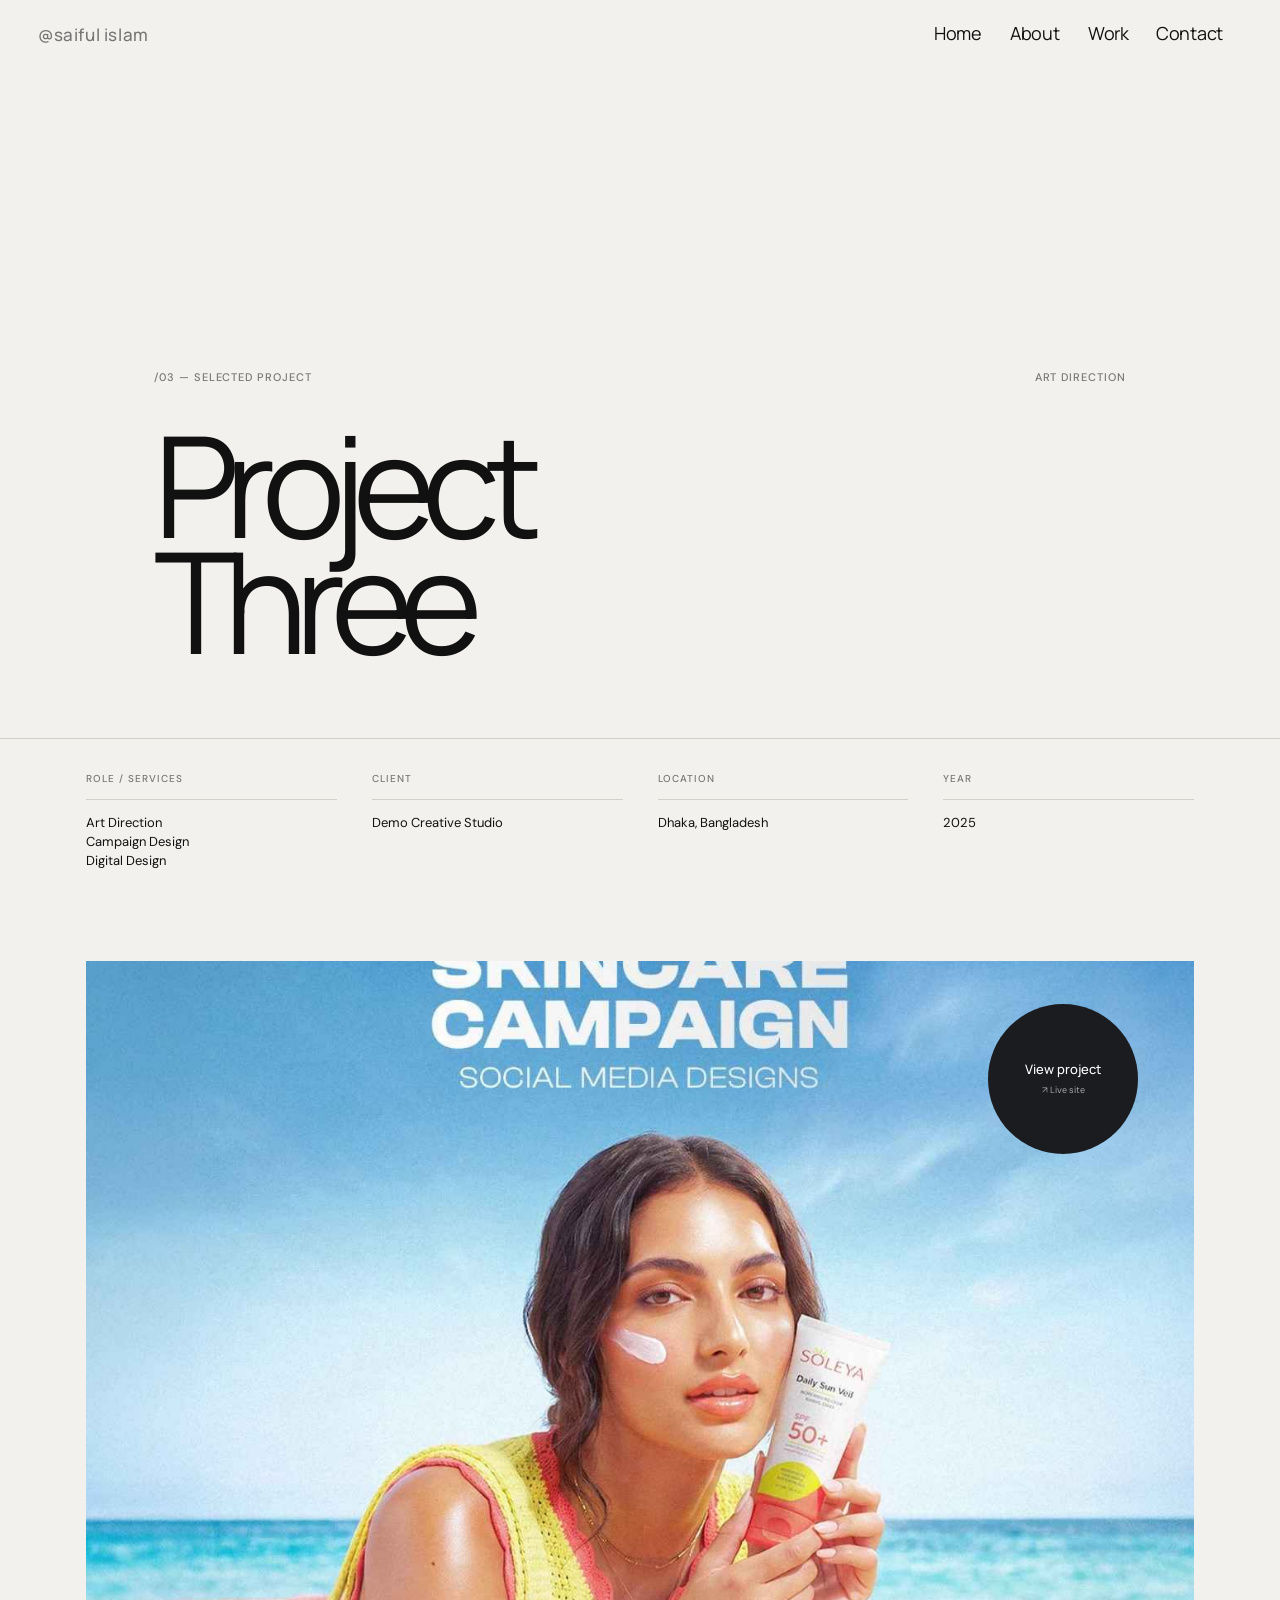
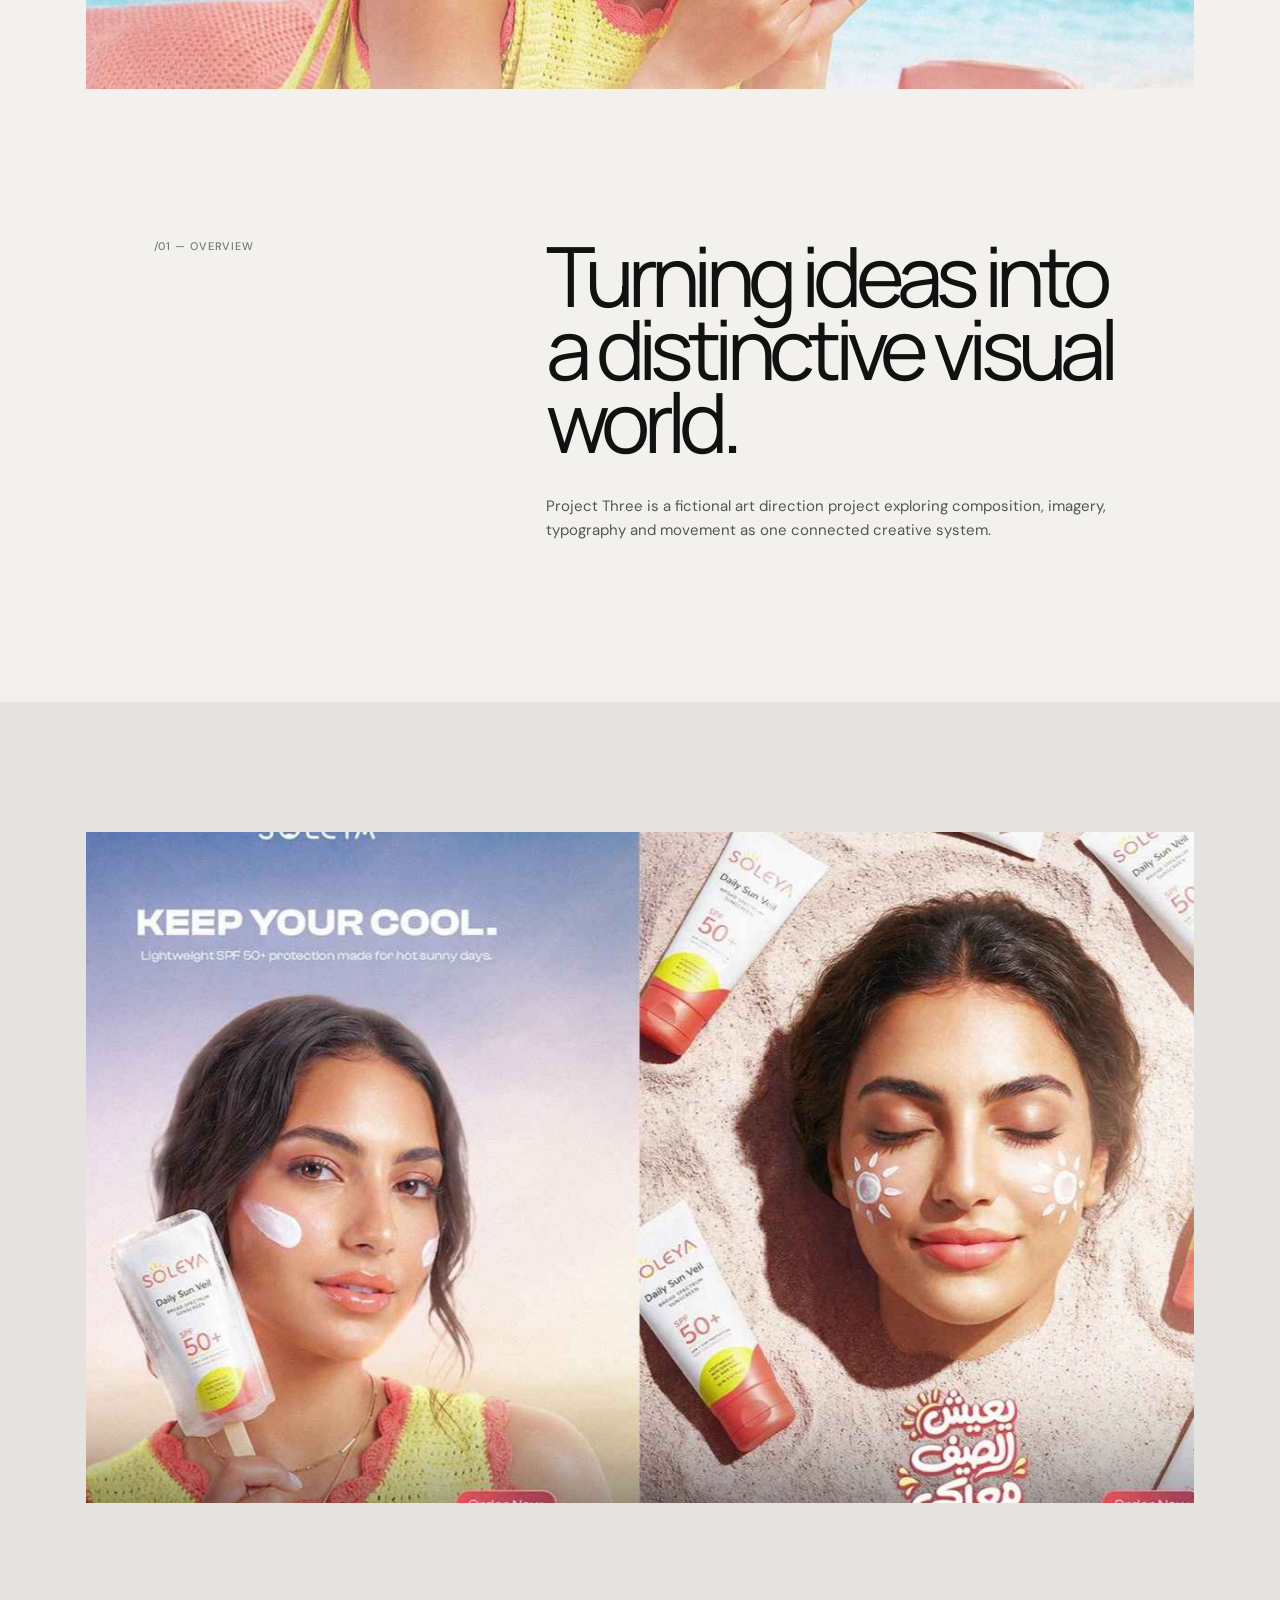
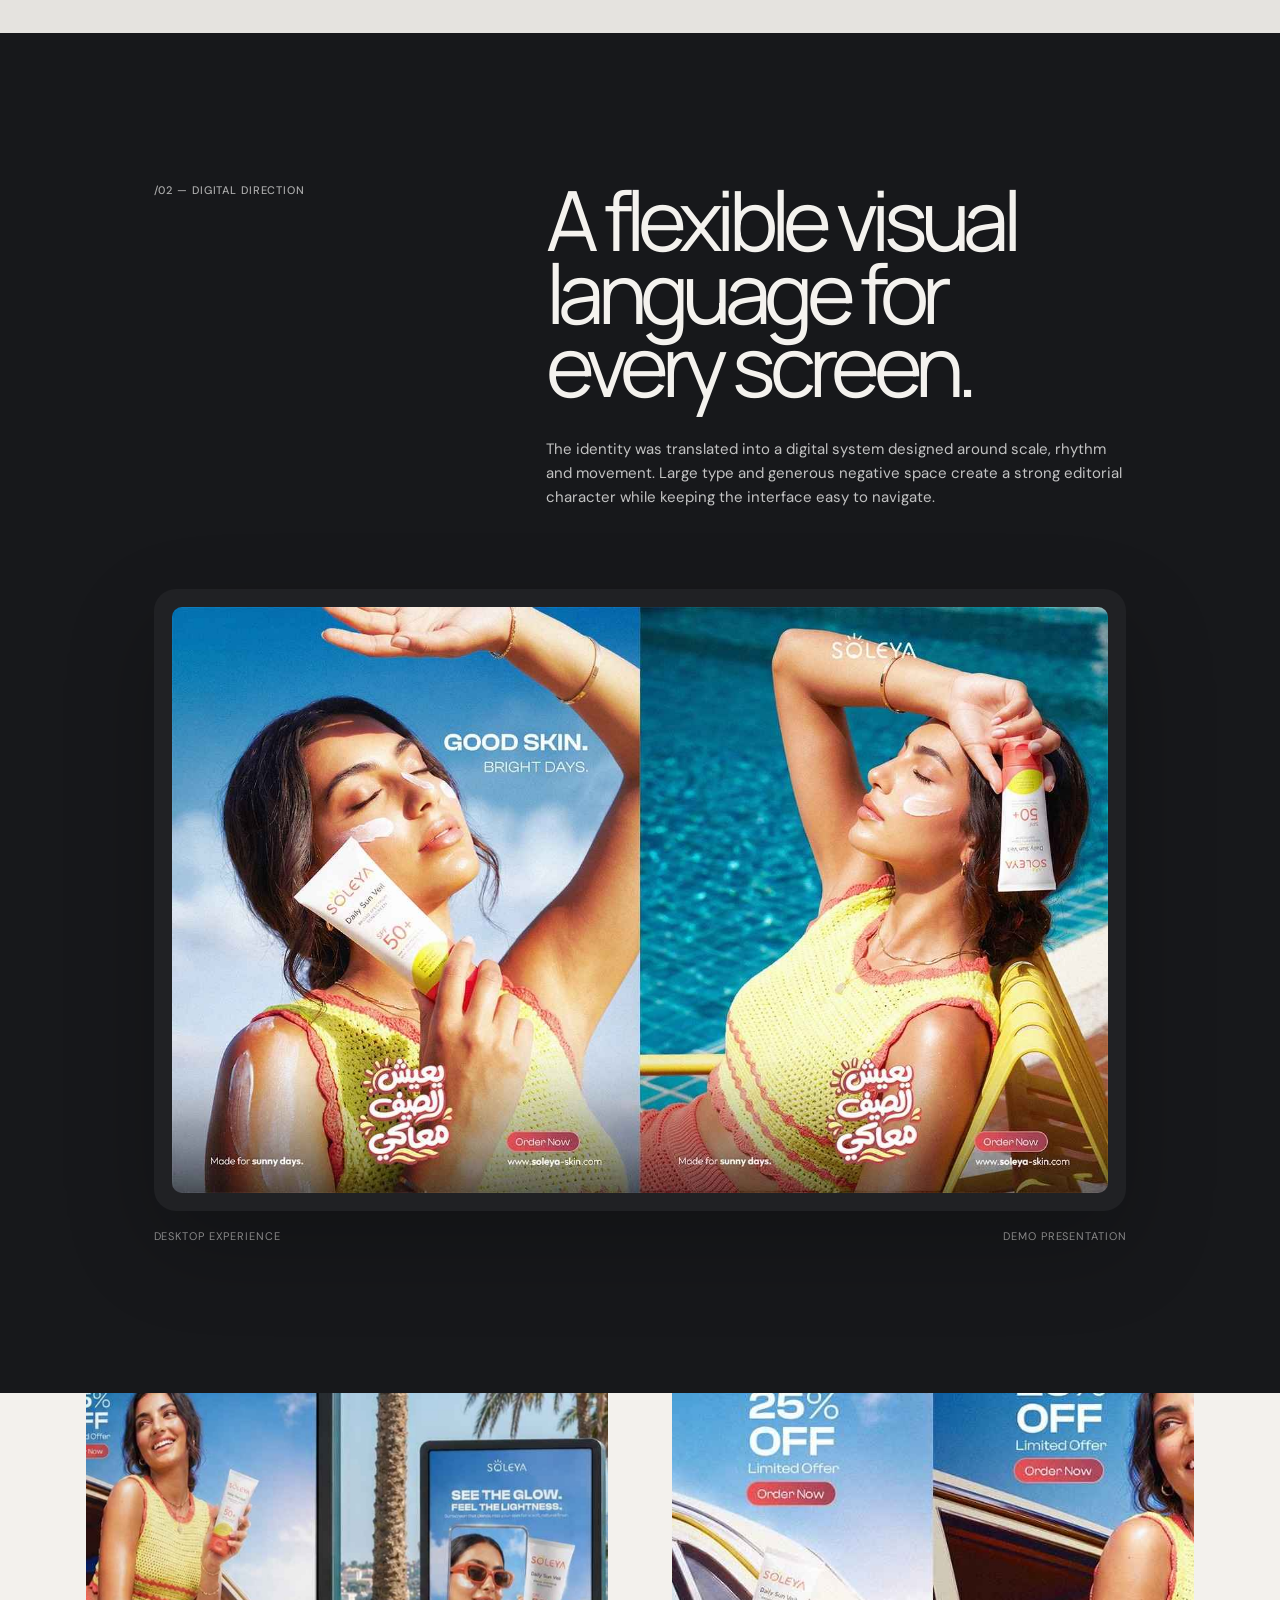
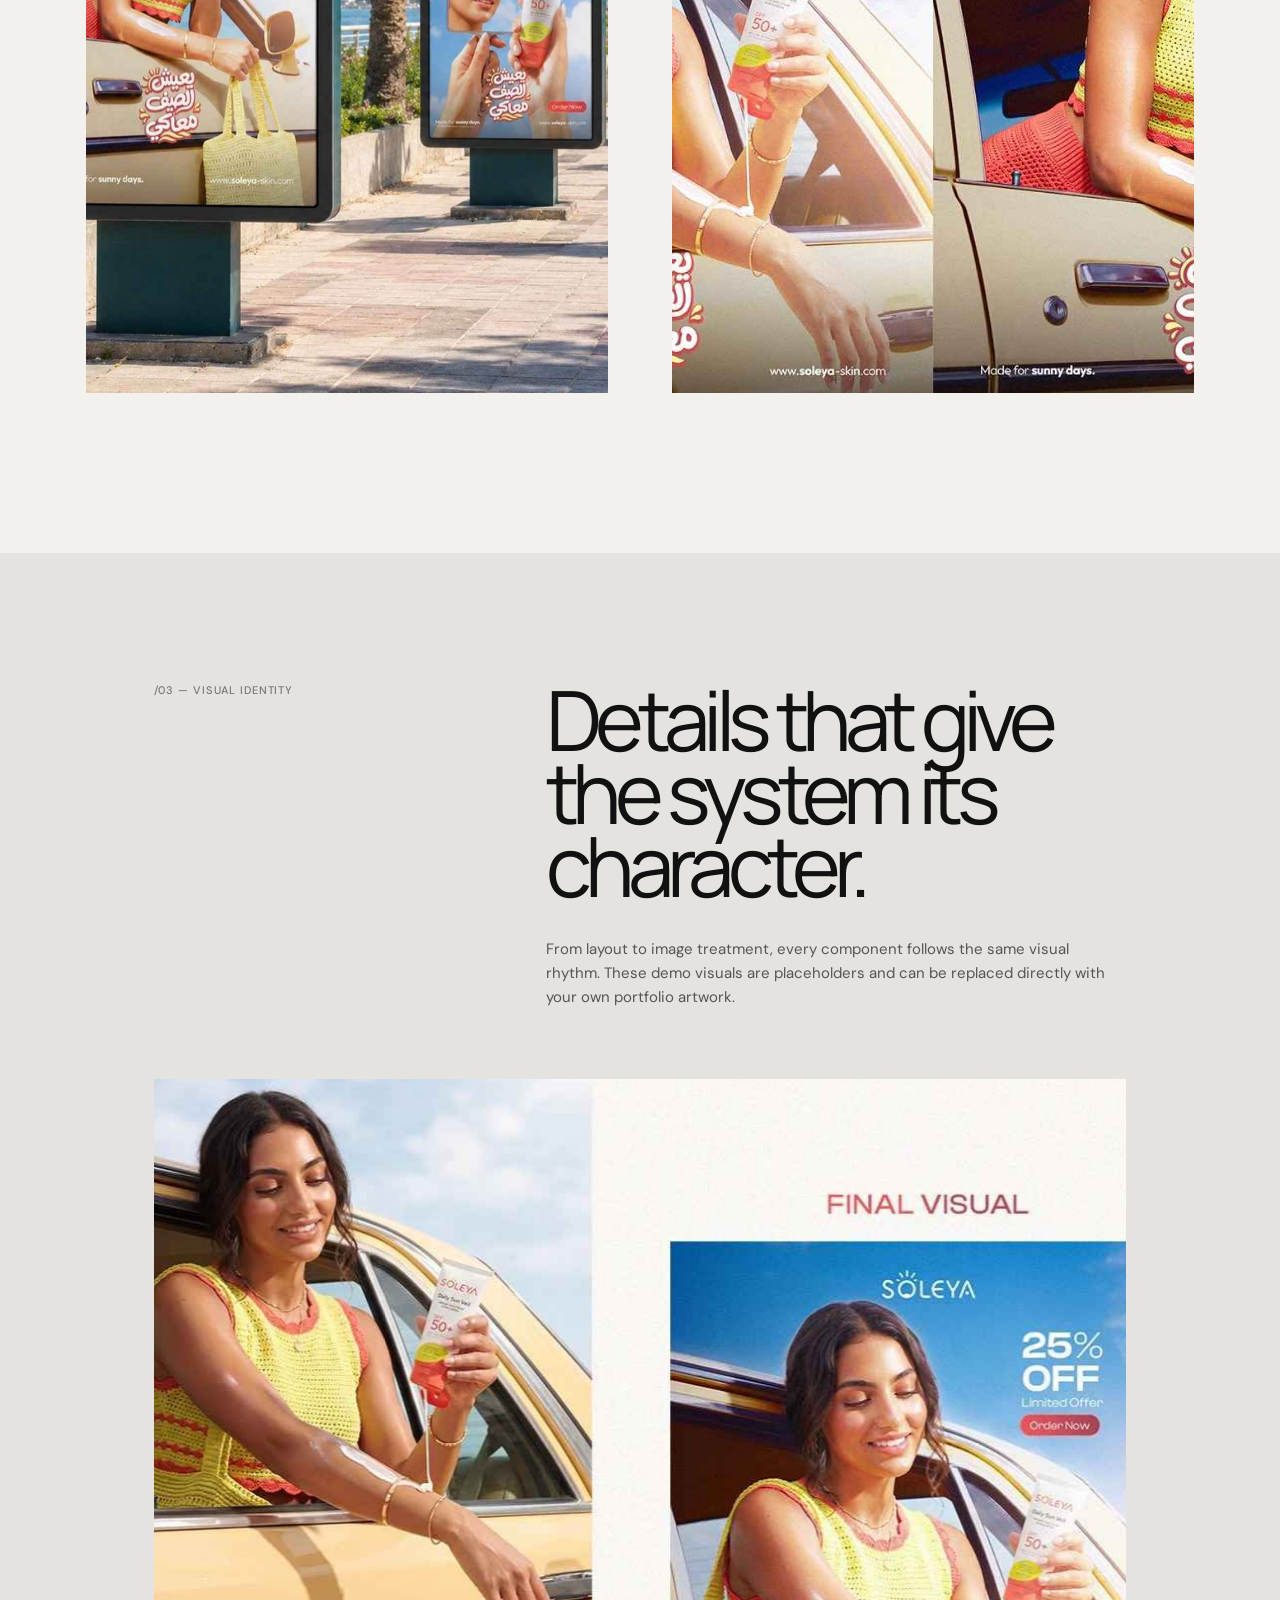
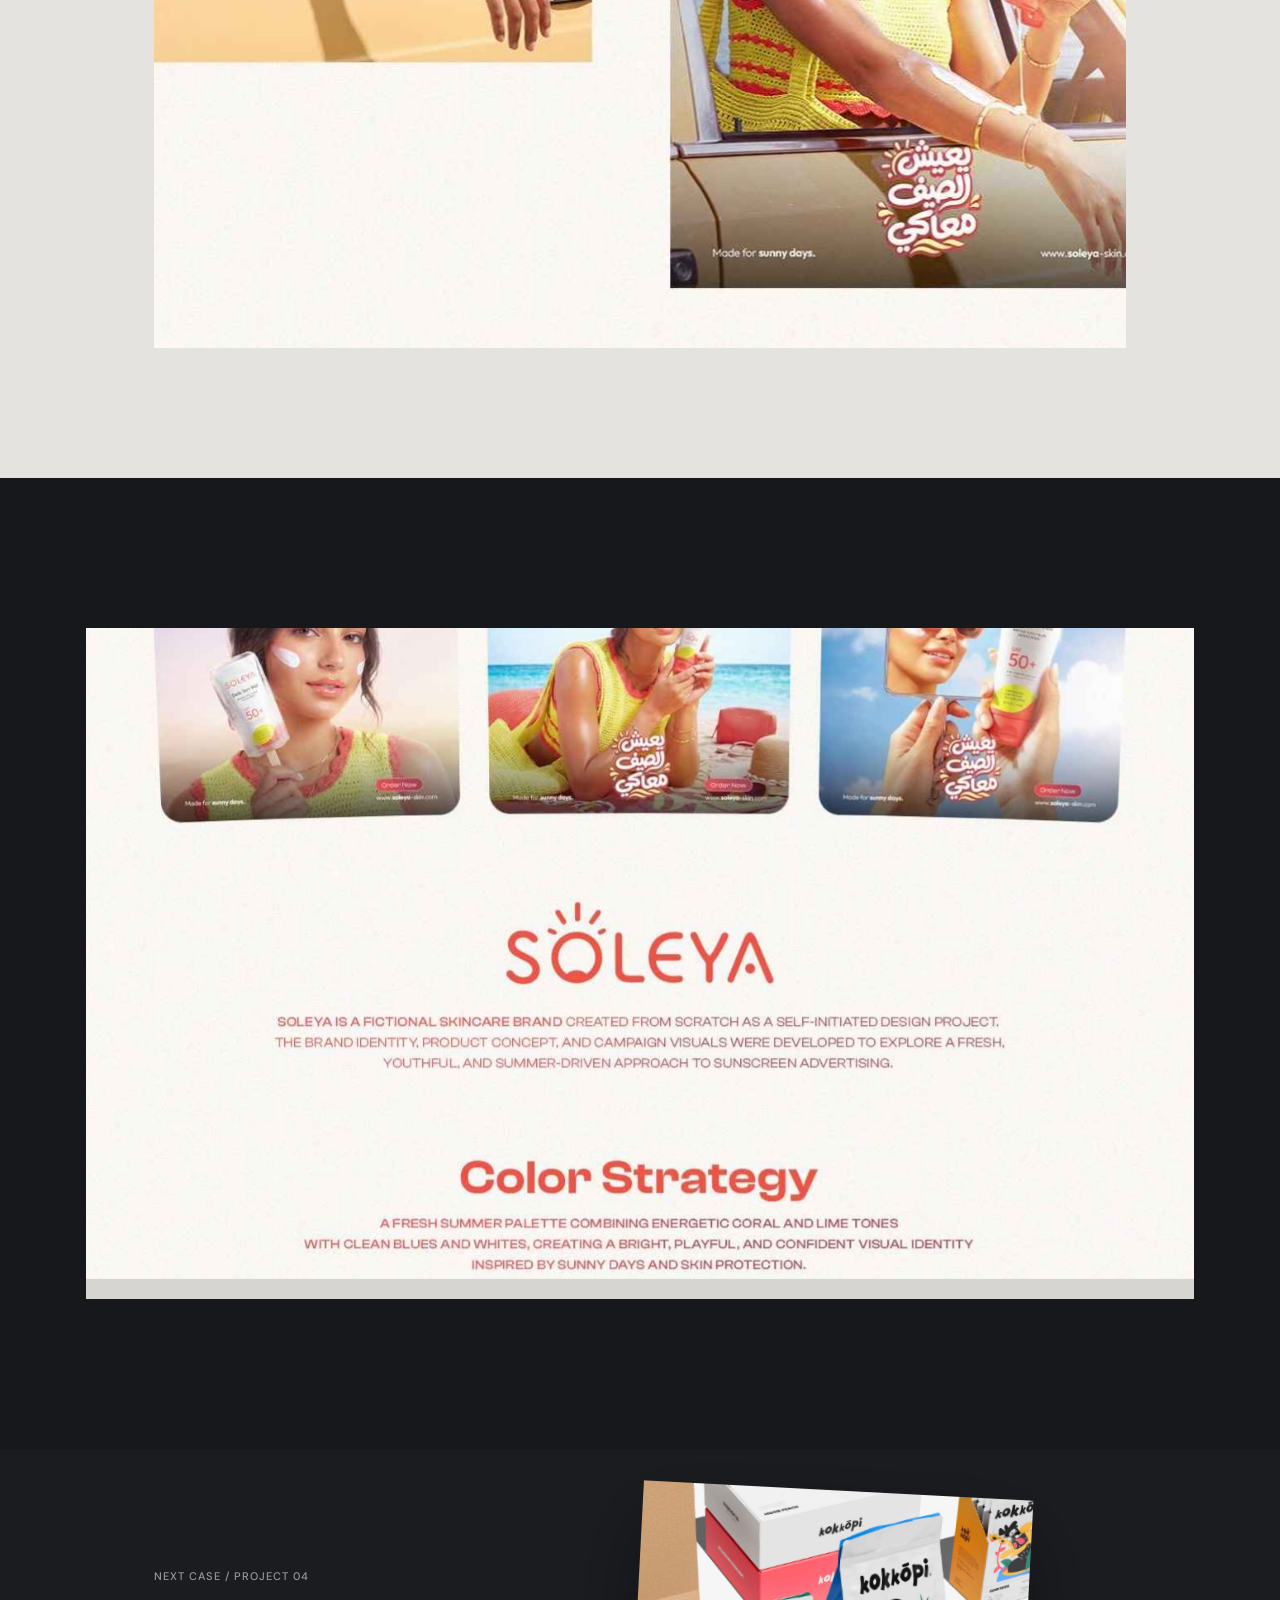
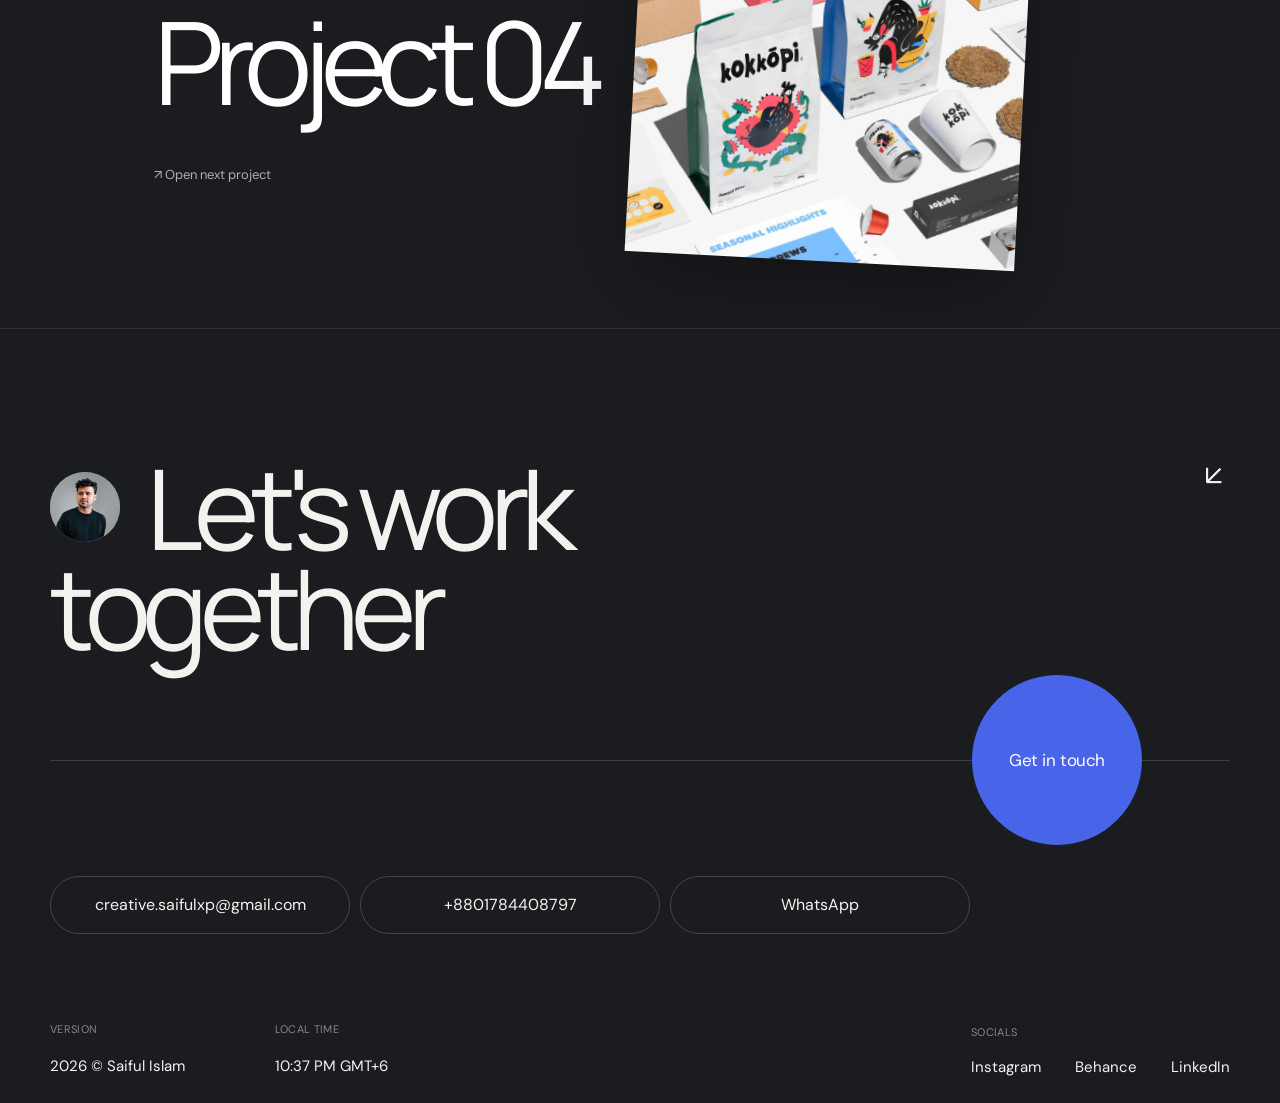
<file: project-03.html>
<!doctype html>
<html lang="en">
<head>
  <meta charset="utf-8" />
  <meta name="viewport" content="width=device-width,initial-scale=1" />
  <meta name="description" content="Project Three — Saiful Islam, Freelance Graphic Designer." />
  <title>Project Three — Saiful Islam</title>
  <link rel="preconnect" href="https://fonts.googleapis.com">
  <link rel="preconnect" href="https://fonts.gstatic.com" crossorigin>
  <link href="https://fonts.googleapis.com/css2?family=DM+Sans:wght@400;500&family=Manrope:wght@400;500;600;700&display=swap" rel="stylesheet">
  <link rel="stylesheet" href="style.css" />
  <link rel="stylesheet" href="project.css" />
</head>
<body class="project-page">
  <div class="page-transition page-transition-in" aria-hidden="true">
    <div class="page-transition-shape"></div>
    <div class="page-transition-label"><span>PROJECT 03</span><small>SAIFUL ISLAM</small></div>
  </div>
  <div class="cursor-dot"></div><div class="cursor-ring"></div>

  <header class="nav nav-visible" aria-label="Primary navigation">
    <a class="brand magnetic" href="index.html" data-cursor="view" aria-label="Saiful Islam — Homepage"><span class="brand-copy">@saiful islam</span></a>
    <nav class="nav-links" aria-label="Main navigation">
      <a href="index.html" class="nav-link magnetic" data-cursor="view"><span class="nav-link-text">Home</span></a>
      <a href="about.html" class="nav-link magnetic" data-cursor="view"><span class="nav-link-text">About</span></a>
      <a href="work.html" class="nav-link magnetic is-active" data-cursor="view"><span class="nav-link-text">Work</span></a>
      <a href="contact.html" class="nav-link magnetic" data-cursor="view"><span class="nav-link-text">Contact</span></a>
    </nav>
    <button class="menu magnetic" aria-label="Open menu" aria-expanded="false" data-cursor="view"><span>Menu</span><i></i></button>
  </header>
  <button class="scroll-nav-trigger magnetic" type="button" aria-label="Open navigation" aria-expanded="false" data-cursor="view"><span></span><span></span></button>
  <aside class="scroll-menu" aria-hidden="true"><div class="scroll-menu-backdrop"></div><div class="scroll-menu-panel"><div class="scroll-menu-inner">
    <div class="scroll-menu-heading"><span>NAVIGATION</span></div>
    <nav class="scroll-menu-nav" aria-label="Scroll navigation">
      <a href="index.html" data-scroll-nav-link><i></i><span>Home</span></a>
      <a href="about.html" data-scroll-nav-link><i></i><span>About</span></a>
      <a href="work.html" data-scroll-nav-link class="is-current"><i></i><span>Work</span></a>
      <a href="contact.html" data-scroll-nav-link><i></i><span>Contact</span></a>
    </nav>
    <div class="scroll-menu-socials"><span class="scroll-menu-label">SOCIALS</span><div><a href="#">Instagram</a><a href="#">Behance</a><a href="#">LinkedIn</a></div></div>
  </div></div></aside>
  <div class="menu-overlay" aria-hidden="true"><div class="menu-overlay-inner">
    <div class="menu-overlay-top"><span>Navigation</span><span>Saiful Islam</span></div>
    <nav class="menu-nav" aria-label="Menu">
      <a href="index.html" data-menu-link><small>01</small><span>Home</span></a>
      <a href="about.html" data-menu-link><small>02</small><span>About</span></a>
      <a href="work.html" data-menu-link><small>03</small><span>Work</span></a>
      <a href="contact.html" data-menu-link><small>04</small><span>Contact</span></a>
    </nav>
    <div class="menu-overlay-bottom"><span>FREELANCE GRAPHIC DESIGNER</span><span>© 2025</span></div>
  </div></div>

  <main id="top">
    <header class="project-hero">
      <div class="project-container-medium">
        <div class="project-kicker"><span>/03 — Selected project</span><span>Art Direction</span></div>
        <h1 class="project-title"><span>Project</span><span>Three</span></h1>
      </div>
    </header>

    <section class="project-intro">
      <div class="project-container">
        <div class="project-info">
          <div class="project-info-block"><h5>Role / Services</h5><div class="rule"></div><p>Art Direction<br>Campaign Design<br>Digital Design</p></div>
          <div class="project-info-block"><h5>Client</h5><div class="rule"></div><p>Demo Creative Studio</p></div>
          <div class="project-info-block"><h5>Location</h5><div class="rule"></div><p>Dhaka, Bangladesh</p></div>
          <div class="project-info-block"><h5>Year</h5><div class="rule"></div><p>2025</p></div>
        </div>
      </div>
    </section>

    <section class="project-hero-image-section">
      <div class="project-container">
        <div class="project-image-wrap">
          <img src="assets/projects/project-03/project-03-01.jpg" alt="Project One hero demo image">
          <div class="project-image-overlay"></div>
          <a class="project-live magnetic" href="#" data-cursor="view"><span>View project<br><small>↗ Live site</small></span></a>
        </div>
      </div>
    </section>

    <section class="project-section">
      <div class="project-container-medium">
        <div class="project-copy-grid">
          <div class="project-label">/01 — Overview</div>
          <div class="project-copy"><h2>Turning ideas into a distinctive visual world.</h2><p>Project Three is a fictional art direction project exploring composition, imagery, typography and movement as one connected creative system.</p></div>
        </div>
      </div>
    </section>

    <section class="project-section light">
      <div class="project-container">
        <div class="project-full-image"><img src="assets/projects/project-03/project-03-02.jpg" alt="Project One visual demo 01"></div>
      </div>
    </section>

    <section class="project-section dark">
      <div class="project-container-medium">
        <div class="project-copy-grid">
          <div class="project-label">/02 — Digital direction</div>
          <div class="project-copy"><h2>A flexible visual language for every screen.</h2><p>The identity was translated into a digital system designed around scale, rhythm and movement. Large type and generous negative space create a strong editorial character while keeping the interface easy to navigate.</p></div>
        </div>
        <div style="height:80px"></div>
        <div class="project-device">
          <div class="project-device-frame"><div class="project-device-screen"><img src="assets/projects/project-03/project-03-03.jpg" alt="Project One website demo"></div></div>
          <div class="project-device-caption"><span>Desktop experience</span><span>Demo presentation</span></div>
        </div>
      </div>
    </section>

    <section class="project-section">
      <div class="project-container">
        <div class="project-pair">
          <div class="project-full-image"><img src="assets/projects/project-03/project-03-04.jpg" alt="Project One visual demo 02"></div>
          <div class="project-full-image"><img src="assets/projects/project-03/project-03-05.jpg" alt="Project One visual demo 03"></div>
        </div>
      </div>
    </section>

    <section class="project-section light">
      <div class="project-container-medium">
        <div class="project-copy-grid">
          <div class="project-label">/03 — Visual identity</div>
          <div class="project-copy"><h2>Details that give the system its character.</h2><p>From layout to image treatment, every component follows the same visual rhythm. These demo visuals are placeholders and can be replaced directly with your own portfolio artwork.</p></div>
        </div>
        <div style="height:70px"></div>
        <div class="project-full-image tall"><img src="assets/projects/project-03/project-03-06.jpg" alt="Project One visual identity demo"></div>
      </div>
    </section>

    <section class="project-section dark">
      <div class="project-container">
        <div class="project-full-image"><img src="assets/projects/project-03/project-03-07.jpg" alt="Project One final demo image"></div>
      </div>
    </section>

    <section class="project-next">
      <div class="project-container-medium">
        <a class="project-next-link magnetic" href="project-04.html" data-cursor="view">
          <div class="project-next-kicker">Next case / Project 04</div>
          <h2>Project 04</h2>
          <div class="project-next-arrow">↗ Open next project</div>
          <div class="project-next-image"><img src="assets/projects/project-04/project-04-01.jpg" alt="Project 04 demo image"></div>
        </a>
      </div>
    </section>
    <section class="contact-footer" id="contact">
      <div class="contact-footer-inner">
        <div class="contact-heading-row"><div class="contact-arrow reveal">↙</div><h2 class="contact-heading reveal-up"><span><span class="contact-avatar"><img src="assets/footer-profile.jpg" alt="Saiful Islam" loading="lazy"></span> Let's work</span><span>together</span></h2></div>
        <div class="contact-action-row"><div class="contact-action-col"><div class="contact-rule"></div><a class="contact-circle magnetic" href="mailto:creative.saifulxp@gmail.com" data-cursor="view" aria-label="Get in touch with Saiful Islam"><span>Get in touch</span></a></div></div>
        <div class="contact-details-row"><div class="contact-pills"><a class="contact-pill magnetic" href="mailto:creative.saifulxp@gmail.com" data-cursor="view">creative.saifulxp@gmail.com</a><a class="contact-pill magnetic" href="tel:+8801784408797" data-cursor="view">+8801784408797</a><a class="contact-pill magnetic" href="https://wa.me/8801784408797" target="_blank" rel="noopener" data-cursor="view">WhatsApp</a></div></div>
        <div class="contact-bottom"><div class="contact-meta-group"><div class="contact-meta"><h5>Version</h5><p>2026 © Saiful Islam</p></div><div class="contact-meta"><h5>Local time</h5><p><span id="footerTime">--:-- -- GMT+6</span></p></div></div><div class="contact-socials"><h5>Socials</h5><div class="contact-social-links"><a href="#" class="magnetic">Instagram</a><a href="#" class="magnetic">Behance</a><a href="#" class="magnetic">LinkedIn</a></div></div></div>
      </div>
    </section>
  </main>

  <script src="script.js"></script>
  <script>
  (() => {
    const transition = document.querySelector('.page-transition.page-transition-in');
    if (transition) {
      const reveal = () => { requestAnimationFrame(() => transition.classList.add('is-ready')); setTimeout(() => transition.remove(), 1250); };
      if (document.readyState === 'complete') reveal(); else window.addEventListener('load', reveal, {once:true});
    }
  })();

  // V87 project navigation: reuse the portfolio's circular transition language.
  (() => {
    const transition = document.querySelector('.page-transition');
    if (!transition) return;
    const title = transition.querySelector('.page-transition-label span');
    const name = transition.querySelector('.page-transition-label small');
    document.querySelectorAll('a[href="work.html"],a[href="index.html"],a[href="about.html"]').forEach(link => {
      link.addEventListener('click', e => {
        if (matchMedia('(prefers-reduced-motion: reduce)').matches) return;
        const href = link.getAttribute('href'); if(!href) return;
        e.preventDefault();
        if(title) title.textContent = href === 'work.html' ? 'WORK' : (href === 'about.html' ? 'ABOUT' : 'HOME');
        if(name) name.textContent = 'SAIFUL ISLAM';
        transition.classList.remove('page-transition-in','is-ready'); transition.classList.add('is-active'); document.body.classList.add('page-transitioning');
        setTimeout(() => window.location.href = href, 1050);
      });
    });
  })();

  // Gentle scroll parallax for the case-study images.
  (() => {
    if(matchMedia('(prefers-reduced-motion: reduce)').matches) return;
    const images = document.querySelectorAll('.project-image-wrap img,.project-full-image img');
    const update = () => {
      images.forEach(img => { const r=img.parentElement.getBoundingClientRect(); const p=(innerHeight/2-(r.top+r.height/2))/innerHeight; img.style.transform=`translate3d(0,${p*18}px,0) scale(1.045)`; });
      requestAnimationFrame(update);
    };
    requestAnimationFrame(update);
  })();
  </script>
</body>
</html>
</file>
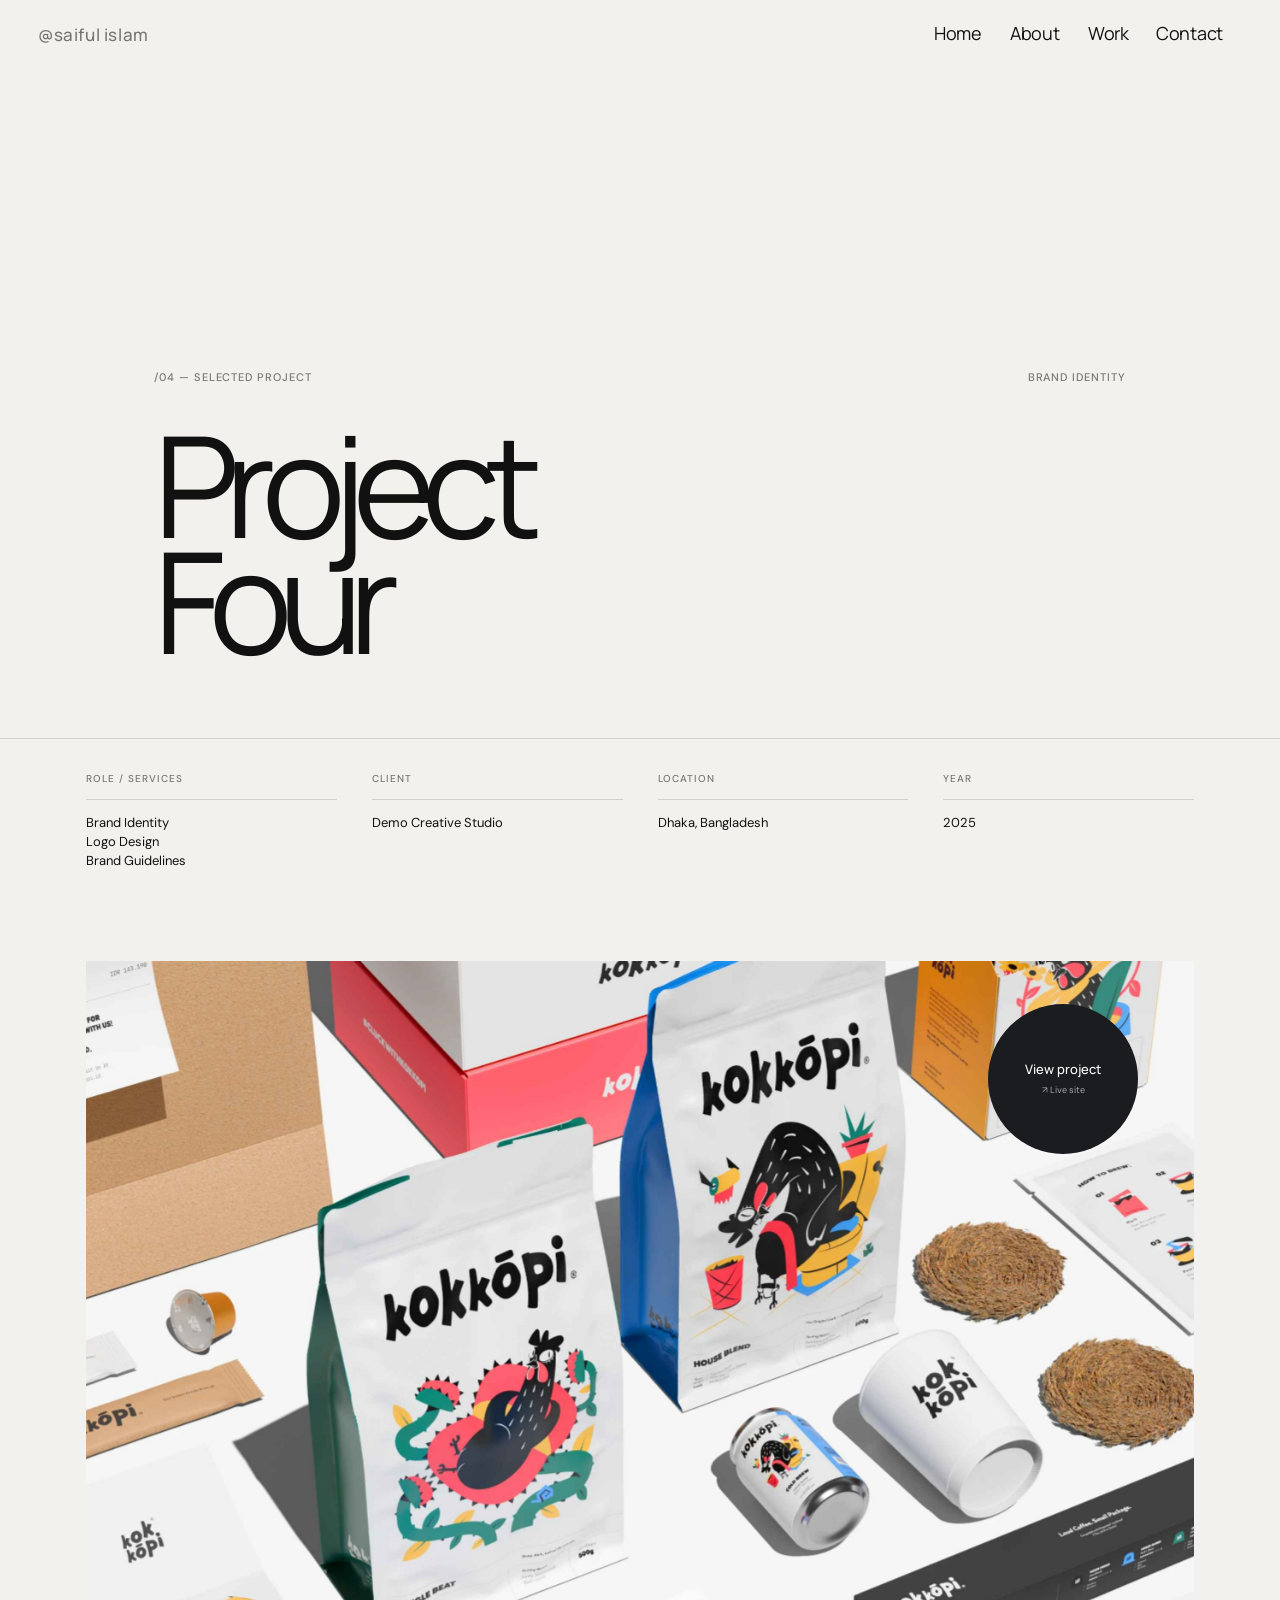
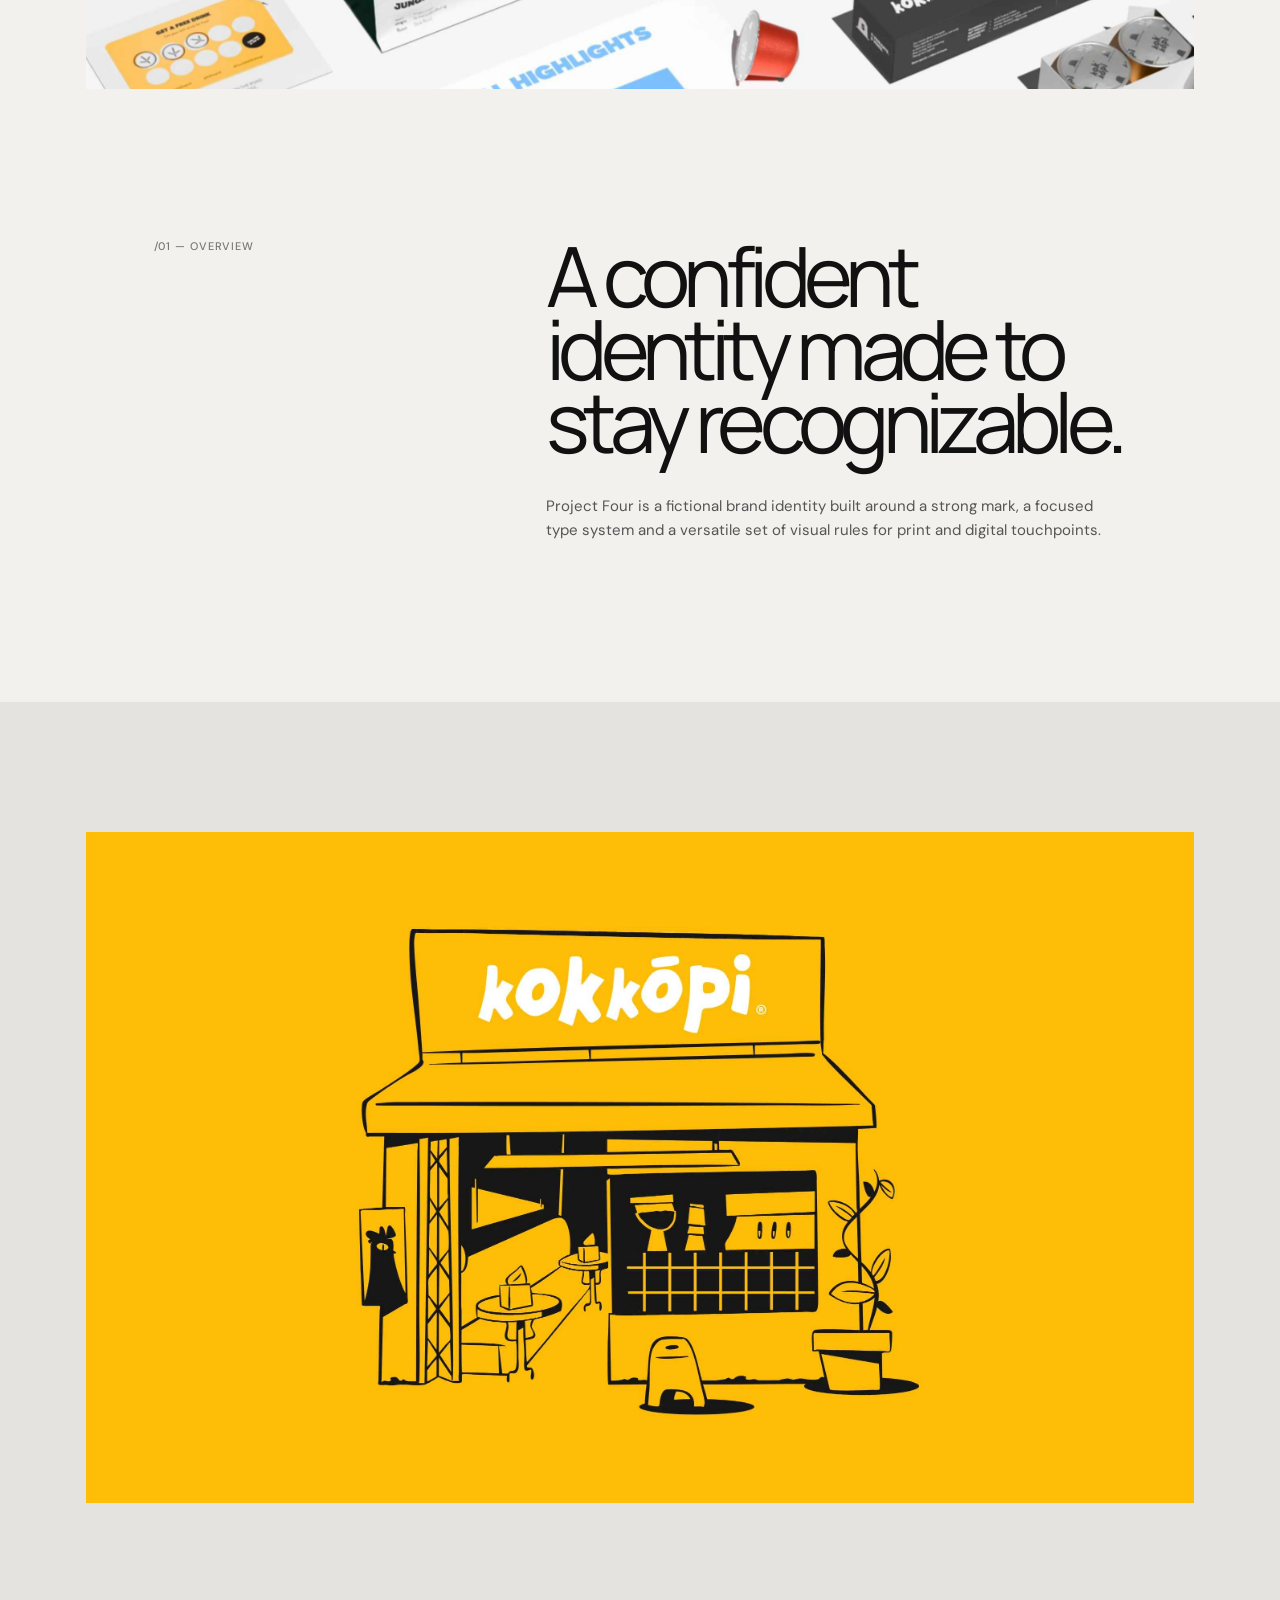
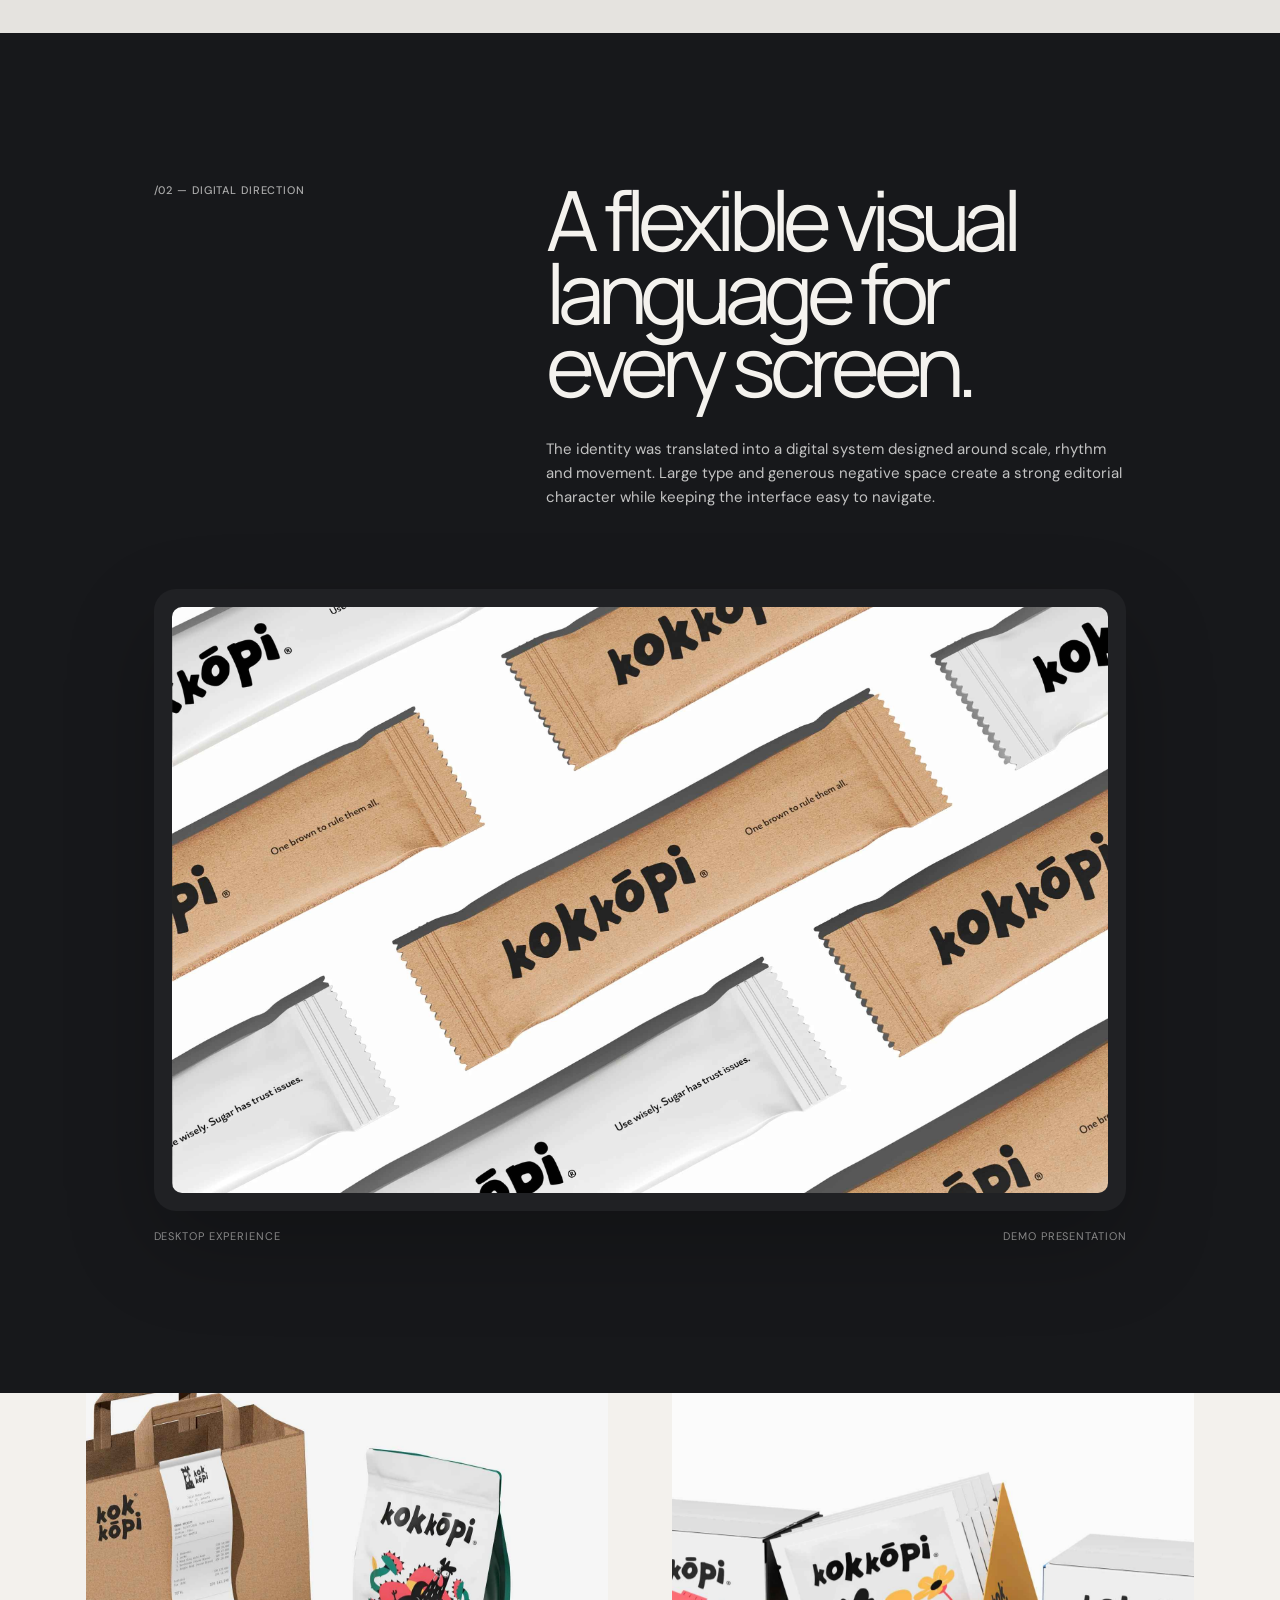
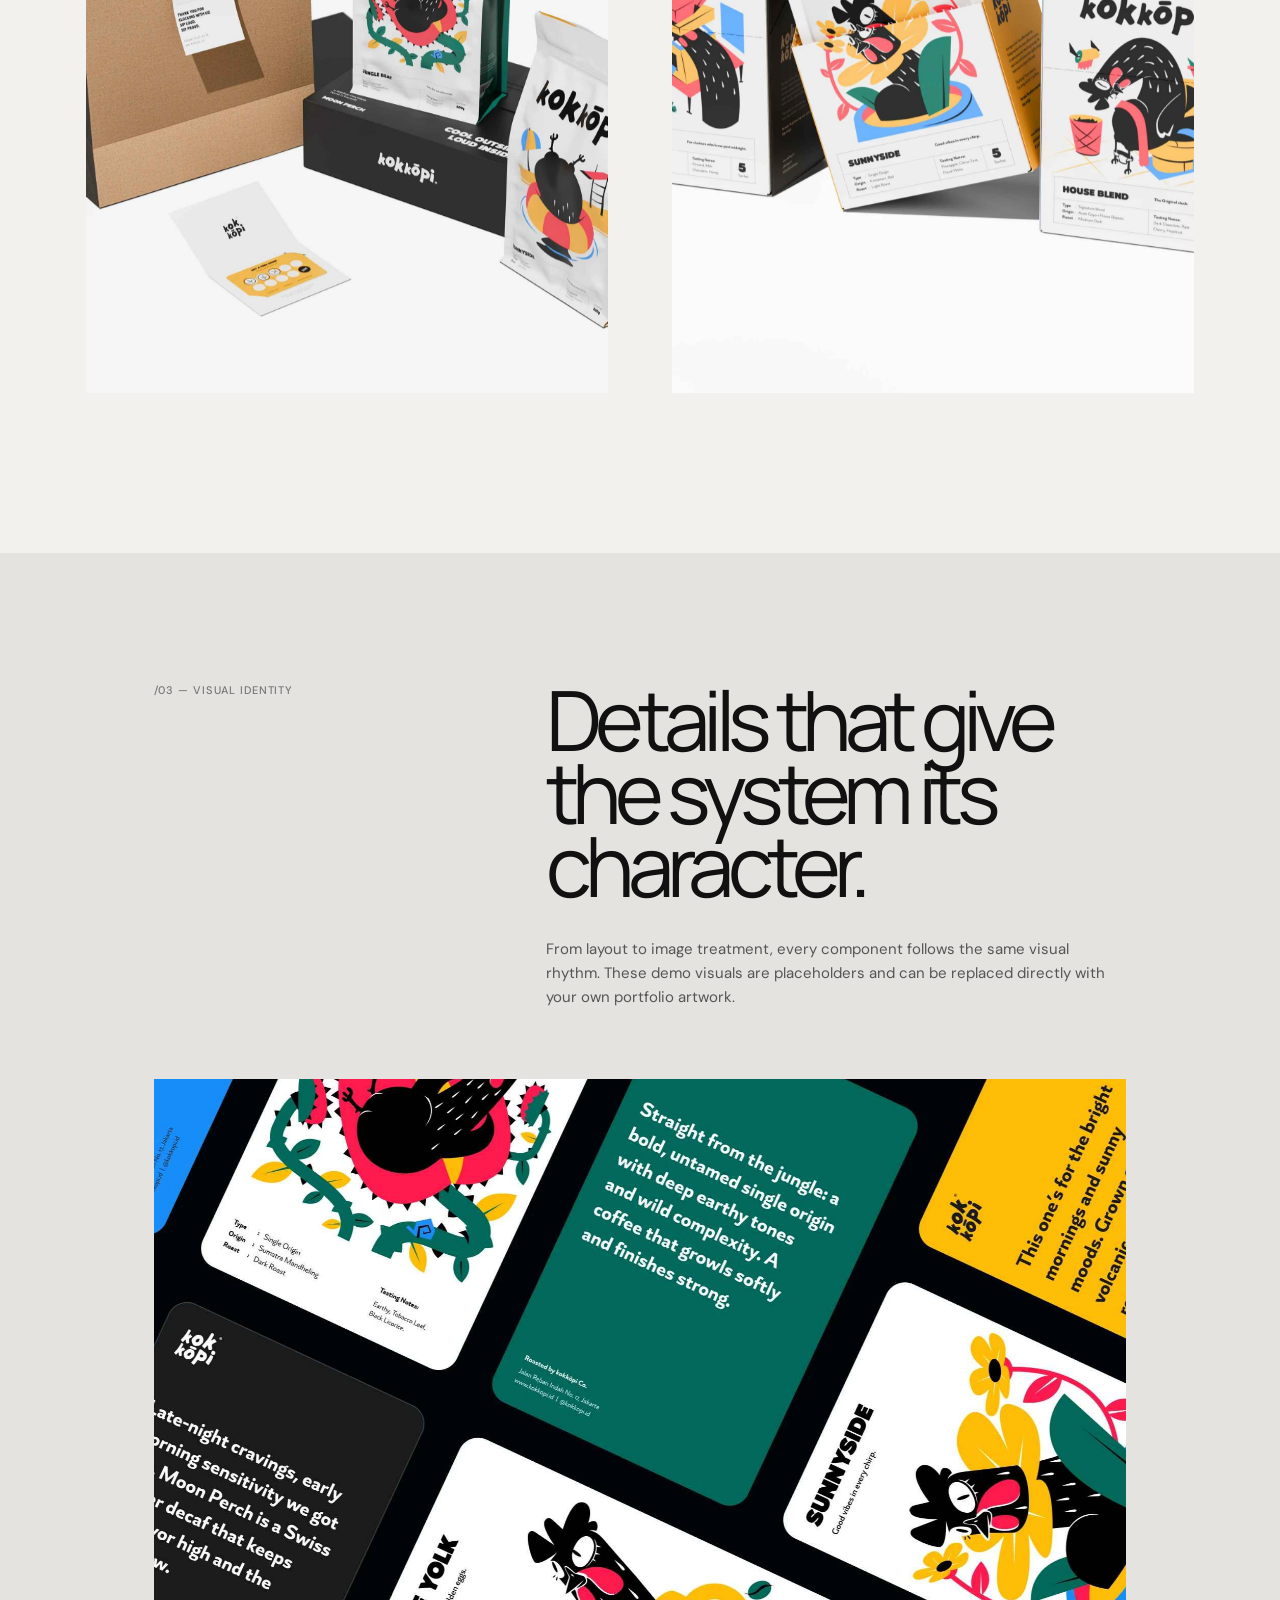
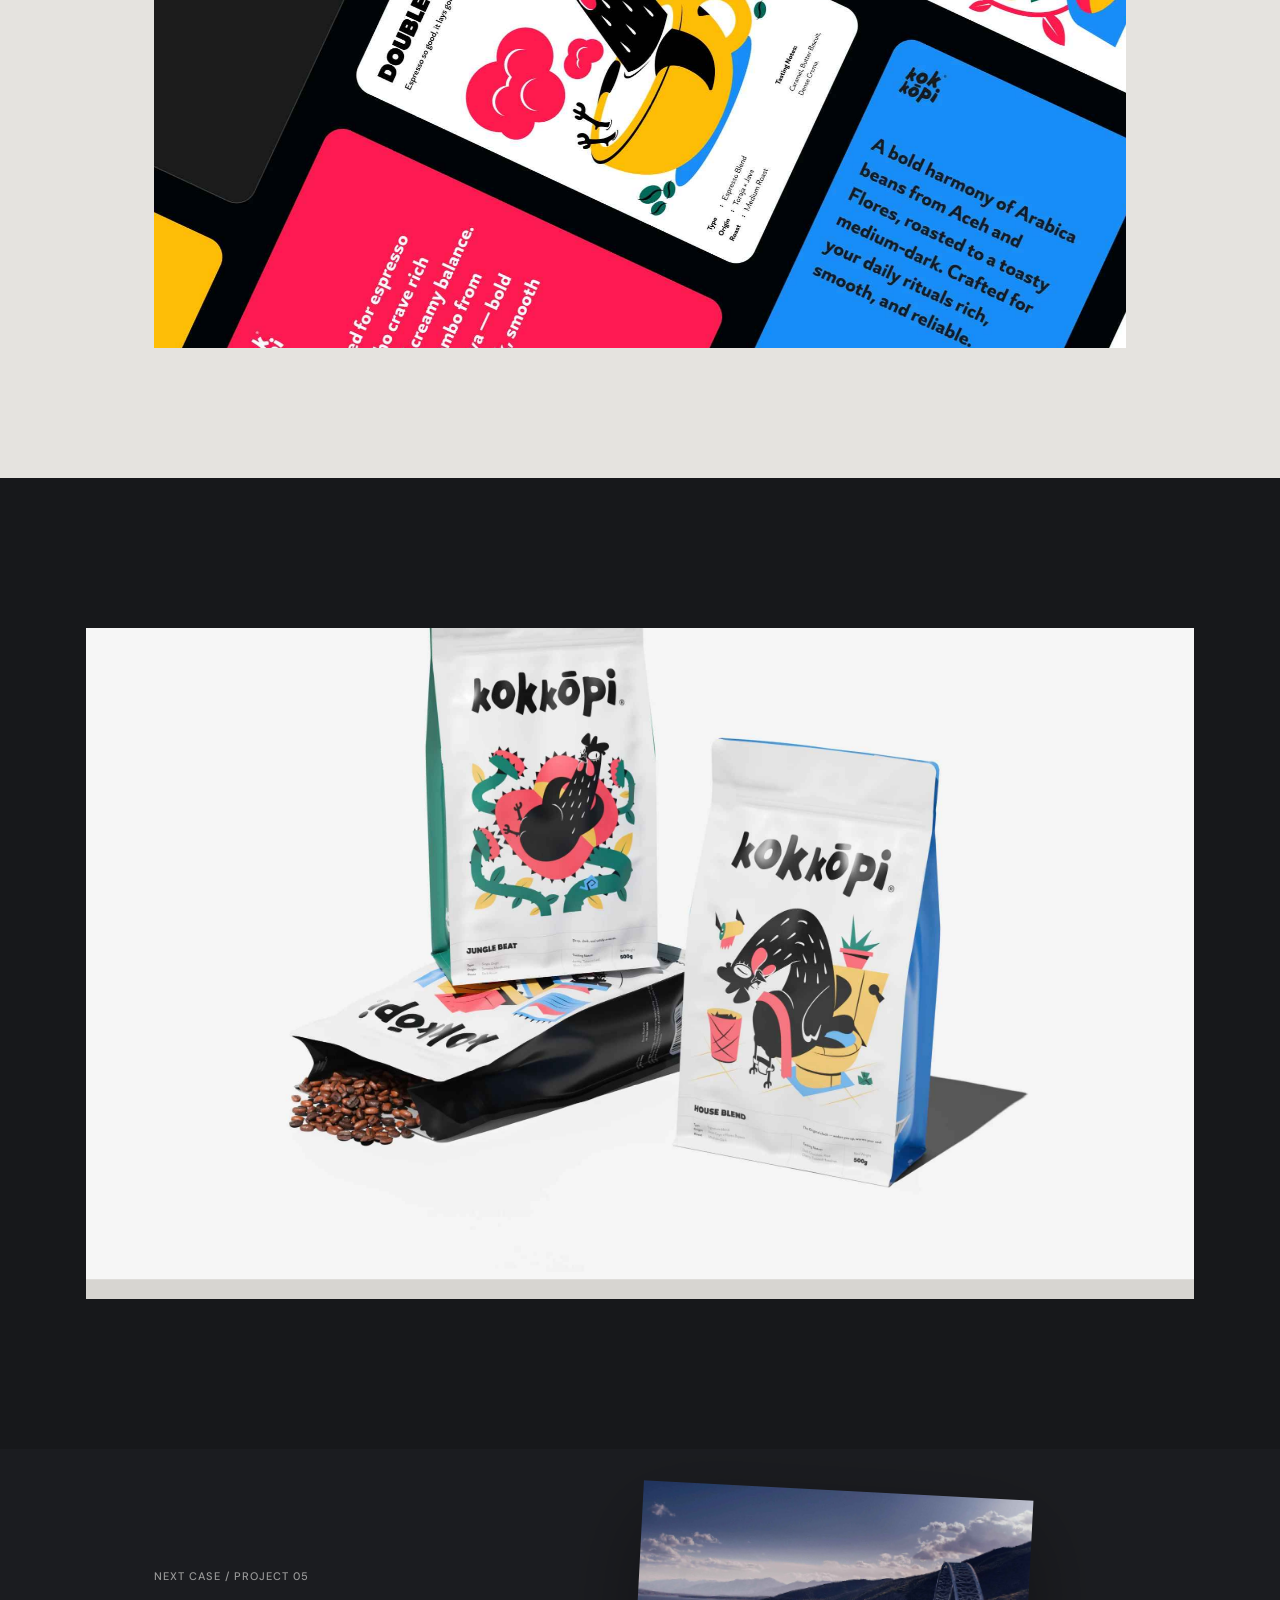
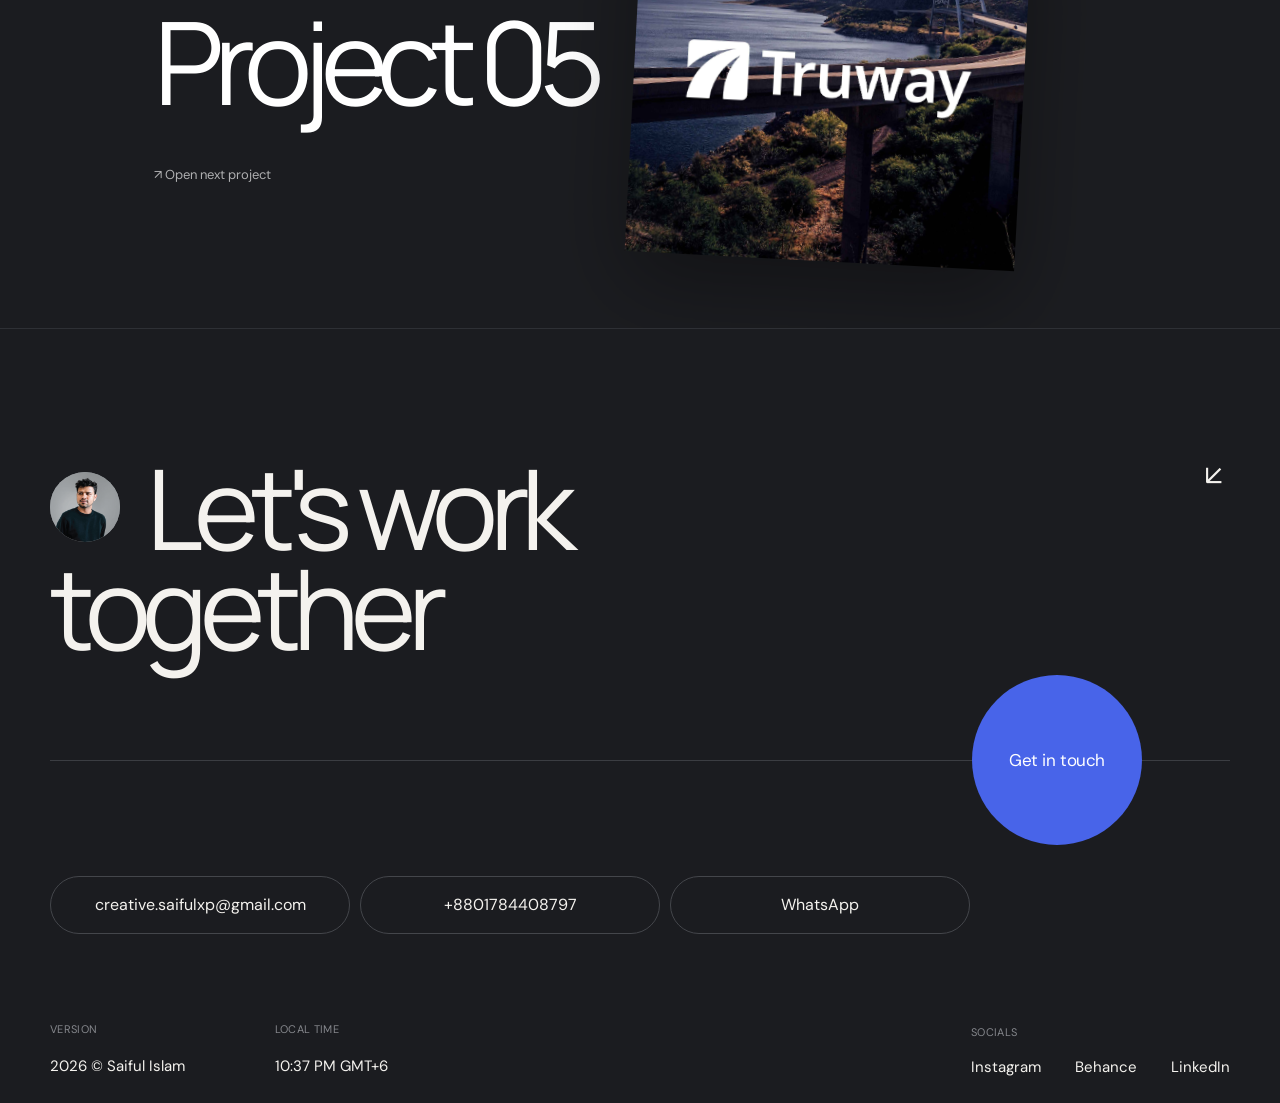
<file: project-04.html>
<!doctype html>
<html lang="en">
<head>
  <meta charset="utf-8" />
  <meta name="viewport" content="width=device-width,initial-scale=1" />
  <meta name="description" content="Project Four — Saiful Islam, Freelance Graphic Designer." />
  <title>Project Four — Saiful Islam</title>
  <link rel="preconnect" href="https://fonts.googleapis.com">
  <link rel="preconnect" href="https://fonts.gstatic.com" crossorigin>
  <link href="https://fonts.googleapis.com/css2?family=DM+Sans:wght@400;500&family=Manrope:wght@400;500;600;700&display=swap" rel="stylesheet">
  <link rel="stylesheet" href="style.css" />
  <link rel="stylesheet" href="project.css" />
</head>
<body class="project-page">
  <div class="page-transition page-transition-in" aria-hidden="true">
    <div class="page-transition-shape"></div>
    <div class="page-transition-label"><span>PROJECT 04</span><small>SAIFUL ISLAM</small></div>
  </div>
  <div class="cursor-dot"></div><div class="cursor-ring"></div>

  <header class="nav nav-visible" aria-label="Primary navigation">
    <a class="brand magnetic" href="index.html" data-cursor="view" aria-label="Saiful Islam — Homepage"><span class="brand-copy">@saiful islam</span></a>
    <nav class="nav-links" aria-label="Main navigation">
      <a href="index.html" class="nav-link magnetic" data-cursor="view"><span class="nav-link-text">Home</span></a>
      <a href="about.html" class="nav-link magnetic" data-cursor="view"><span class="nav-link-text">About</span></a>
      <a href="work.html" class="nav-link magnetic is-active" data-cursor="view"><span class="nav-link-text">Work</span></a>
      <a href="contact.html" class="nav-link magnetic" data-cursor="view"><span class="nav-link-text">Contact</span></a>
    </nav>
    <button class="menu magnetic" aria-label="Open menu" aria-expanded="false" data-cursor="view"><span>Menu</span><i></i></button>
  </header>
  <button class="scroll-nav-trigger magnetic" type="button" aria-label="Open navigation" aria-expanded="false" data-cursor="view"><span></span><span></span></button>
  <aside class="scroll-menu" aria-hidden="true"><div class="scroll-menu-backdrop"></div><div class="scroll-menu-panel"><div class="scroll-menu-inner">
    <div class="scroll-menu-heading"><span>NAVIGATION</span></div>
    <nav class="scroll-menu-nav" aria-label="Scroll navigation">
      <a href="index.html" data-scroll-nav-link><i></i><span>Home</span></a>
      <a href="about.html" data-scroll-nav-link><i></i><span>About</span></a>
      <a href="work.html" data-scroll-nav-link class="is-current"><i></i><span>Work</span></a>
      <a href="contact.html" data-scroll-nav-link><i></i><span>Contact</span></a>
    </nav>
    <div class="scroll-menu-socials"><span class="scroll-menu-label">SOCIALS</span><div><a href="#">Instagram</a><a href="#">Behance</a><a href="#">LinkedIn</a></div></div>
  </div></div></aside>
  <div class="menu-overlay" aria-hidden="true"><div class="menu-overlay-inner">
    <div class="menu-overlay-top"><span>Navigation</span><span>Saiful Islam</span></div>
    <nav class="menu-nav" aria-label="Menu">
      <a href="index.html" data-menu-link><small>01</small><span>Home</span></a>
      <a href="about.html" data-menu-link><small>02</small><span>About</span></a>
      <a href="work.html" data-menu-link><small>03</small><span>Work</span></a>
      <a href="contact.html" data-menu-link><small>04</small><span>Contact</span></a>
    </nav>
    <div class="menu-overlay-bottom"><span>FREELANCE GRAPHIC DESIGNER</span><span>© 2025</span></div>
  </div></div>

  <main id="top">
    <header class="project-hero">
      <div class="project-container-medium">
        <div class="project-kicker"><span>/04 — Selected project</span><span>Brand Identity</span></div>
        <h1 class="project-title"><span>Project</span><span>Four</span></h1>
      </div>
    </header>

    <section class="project-intro">
      <div class="project-container">
        <div class="project-info">
          <div class="project-info-block"><h5>Role / Services</h5><div class="rule"></div><p>Brand Identity<br>Logo Design<br>Brand Guidelines</p></div>
          <div class="project-info-block"><h5>Client</h5><div class="rule"></div><p>Demo Creative Studio</p></div>
          <div class="project-info-block"><h5>Location</h5><div class="rule"></div><p>Dhaka, Bangladesh</p></div>
          <div class="project-info-block"><h5>Year</h5><div class="rule"></div><p>2025</p></div>
        </div>
      </div>
    </section>

    <section class="project-hero-image-section">
      <div class="project-container">
        <div class="project-image-wrap">
          <img src="assets/projects/project-04/project-04-01.jpg" alt="Project One hero demo image">
          <div class="project-image-overlay"></div>
          <a class="project-live magnetic" href="#" data-cursor="view"><span>View project<br><small>↗ Live site</small></span></a>
        </div>
      </div>
    </section>

    <section class="project-section">
      <div class="project-container-medium">
        <div class="project-copy-grid">
          <div class="project-label">/01 — Overview</div>
          <div class="project-copy"><h2>A confident identity made to stay recognizable.</h2><p>Project Four is a fictional brand identity built around a strong mark, a focused type system and a versatile set of visual rules for print and digital touchpoints.</p></div>
        </div>
      </div>
    </section>

    <section class="project-section light">
      <div class="project-container">
        <div class="project-full-image"><img src="assets/projects/project-04/project-04-02.jpg" alt="Project One visual demo 01"></div>
      </div>
    </section>

    <section class="project-section dark">
      <div class="project-container-medium">
        <div class="project-copy-grid">
          <div class="project-label">/02 — Digital direction</div>
          <div class="project-copy"><h2>A flexible visual language for every screen.</h2><p>The identity was translated into a digital system designed around scale, rhythm and movement. Large type and generous negative space create a strong editorial character while keeping the interface easy to navigate.</p></div>
        </div>
        <div style="height:80px"></div>
        <div class="project-device">
          <div class="project-device-frame"><div class="project-device-screen"><img src="assets/projects/project-04/project-04-03.jpg" alt="Project One website demo"></div></div>
          <div class="project-device-caption"><span>Desktop experience</span><span>Demo presentation</span></div>
        </div>
      </div>
    </section>

    <section class="project-section">
      <div class="project-container">
        <div class="project-pair">
          <div class="project-full-image"><img src="assets/projects/project-04/project-04-04.jpg" alt="Project One visual demo 02"></div>
          <div class="project-full-image"><img src="assets/projects/project-04/project-04-05.jpg" alt="Project One visual demo 03"></div>
        </div>
      </div>
    </section>

    <section class="project-section light">
      <div class="project-container-medium">
        <div class="project-copy-grid">
          <div class="project-label">/03 — Visual identity</div>
          <div class="project-copy"><h2>Details that give the system its character.</h2><p>From layout to image treatment, every component follows the same visual rhythm. These demo visuals are placeholders and can be replaced directly with your own portfolio artwork.</p></div>
        </div>
        <div style="height:70px"></div>
        <div class="project-full-image tall"><img src="assets/projects/project-04/project-04-06.jpg" alt="Project One visual identity demo"></div>
      </div>
    </section>

    <section class="project-section dark">
      <div class="project-container">
        <div class="project-full-image"><img src="assets/projects/project-04/project-04-07.jpg" alt="Project One final demo image"></div>
      </div>
    </section>

    <section class="project-next">
      <div class="project-container-medium">
        <a class="project-next-link magnetic" href="project-05.html" data-cursor="view">
          <div class="project-next-kicker">Next case / Project 05</div>
          <h2>Project 05</h2>
          <div class="project-next-arrow">↗ Open next project</div>
          <div class="project-next-image"><img src="assets/projects/project-05/project-05-01.jpg" alt="Project 05 demo image"></div>
        </a>
      </div>
    </section>
    <section class="contact-footer" id="contact">
      <div class="contact-footer-inner">
        <div class="contact-heading-row"><div class="contact-arrow reveal">↙</div><h2 class="contact-heading reveal-up"><span><span class="contact-avatar"><img src="assets/footer-profile.jpg" alt="Saiful Islam" loading="lazy"></span> Let's work</span><span>together</span></h2></div>
        <div class="contact-action-row"><div class="contact-action-col"><div class="contact-rule"></div><a class="contact-circle magnetic" href="mailto:creative.saifulxp@gmail.com" data-cursor="view" aria-label="Get in touch with Saiful Islam"><span>Get in touch</span></a></div></div>
        <div class="contact-details-row"><div class="contact-pills"><a class="contact-pill magnetic" href="mailto:creative.saifulxp@gmail.com" data-cursor="view">creative.saifulxp@gmail.com</a><a class="contact-pill magnetic" href="tel:+8801784408797" data-cursor="view">+8801784408797</a><a class="contact-pill magnetic" href="https://wa.me/8801784408797" target="_blank" rel="noopener" data-cursor="view">WhatsApp</a></div></div>
        <div class="contact-bottom"><div class="contact-meta-group"><div class="contact-meta"><h5>Version</h5><p>2026 © Saiful Islam</p></div><div class="contact-meta"><h5>Local time</h5><p><span id="footerTime">--:-- -- GMT+6</span></p></div></div><div class="contact-socials"><h5>Socials</h5><div class="contact-social-links"><a href="#" class="magnetic">Instagram</a><a href="#" class="magnetic">Behance</a><a href="#" class="magnetic">LinkedIn</a></div></div></div>
      </div>
    </section>
  </main>

  <script src="script.js"></script>
  <script>
  (() => {
    const transition = document.querySelector('.page-transition.page-transition-in');
    if (transition) {
      const reveal = () => { requestAnimationFrame(() => transition.classList.add('is-ready')); setTimeout(() => transition.remove(), 1250); };
      if (document.readyState === 'complete') reveal(); else window.addEventListener('load', reveal, {once:true});
    }
  })();

  // V87 project navigation: reuse the portfolio's circular transition language.
  (() => {
    const transition = document.querySelector('.page-transition');
    if (!transition) return;
    const title = transition.querySelector('.page-transition-label span');
    const name = transition.querySelector('.page-transition-label small');
    document.querySelectorAll('a[href="work.html"],a[href="index.html"],a[href="about.html"]').forEach(link => {
      link.addEventListener('click', e => {
        if (matchMedia('(prefers-reduced-motion: reduce)').matches) return;
        const href = link.getAttribute('href'); if(!href) return;
        e.preventDefault();
        if(title) title.textContent = href === 'work.html' ? 'WORK' : (href === 'about.html' ? 'ABOUT' : 'HOME');
        if(name) name.textContent = 'SAIFUL ISLAM';
        transition.classList.remove('page-transition-in','is-ready'); transition.classList.add('is-active'); document.body.classList.add('page-transitioning');
        setTimeout(() => window.location.href = href, 1050);
      });
    });
  })();

  // Gentle scroll parallax for the case-study images.
  (() => {
    if(matchMedia('(prefers-reduced-motion: reduce)').matches) return;
    const images = document.querySelectorAll('.project-image-wrap img,.project-full-image img');
    const update = () => {
      images.forEach(img => { const r=img.parentElement.getBoundingClientRect(); const p=(innerHeight/2-(r.top+r.height/2))/innerHeight; img.style.transform=`translate3d(0,${p*18}px,0) scale(1.045)`; });
      requestAnimationFrame(update);
    };
    requestAnimationFrame(update);
  })();
  </script>
</body>
</html>
</file>
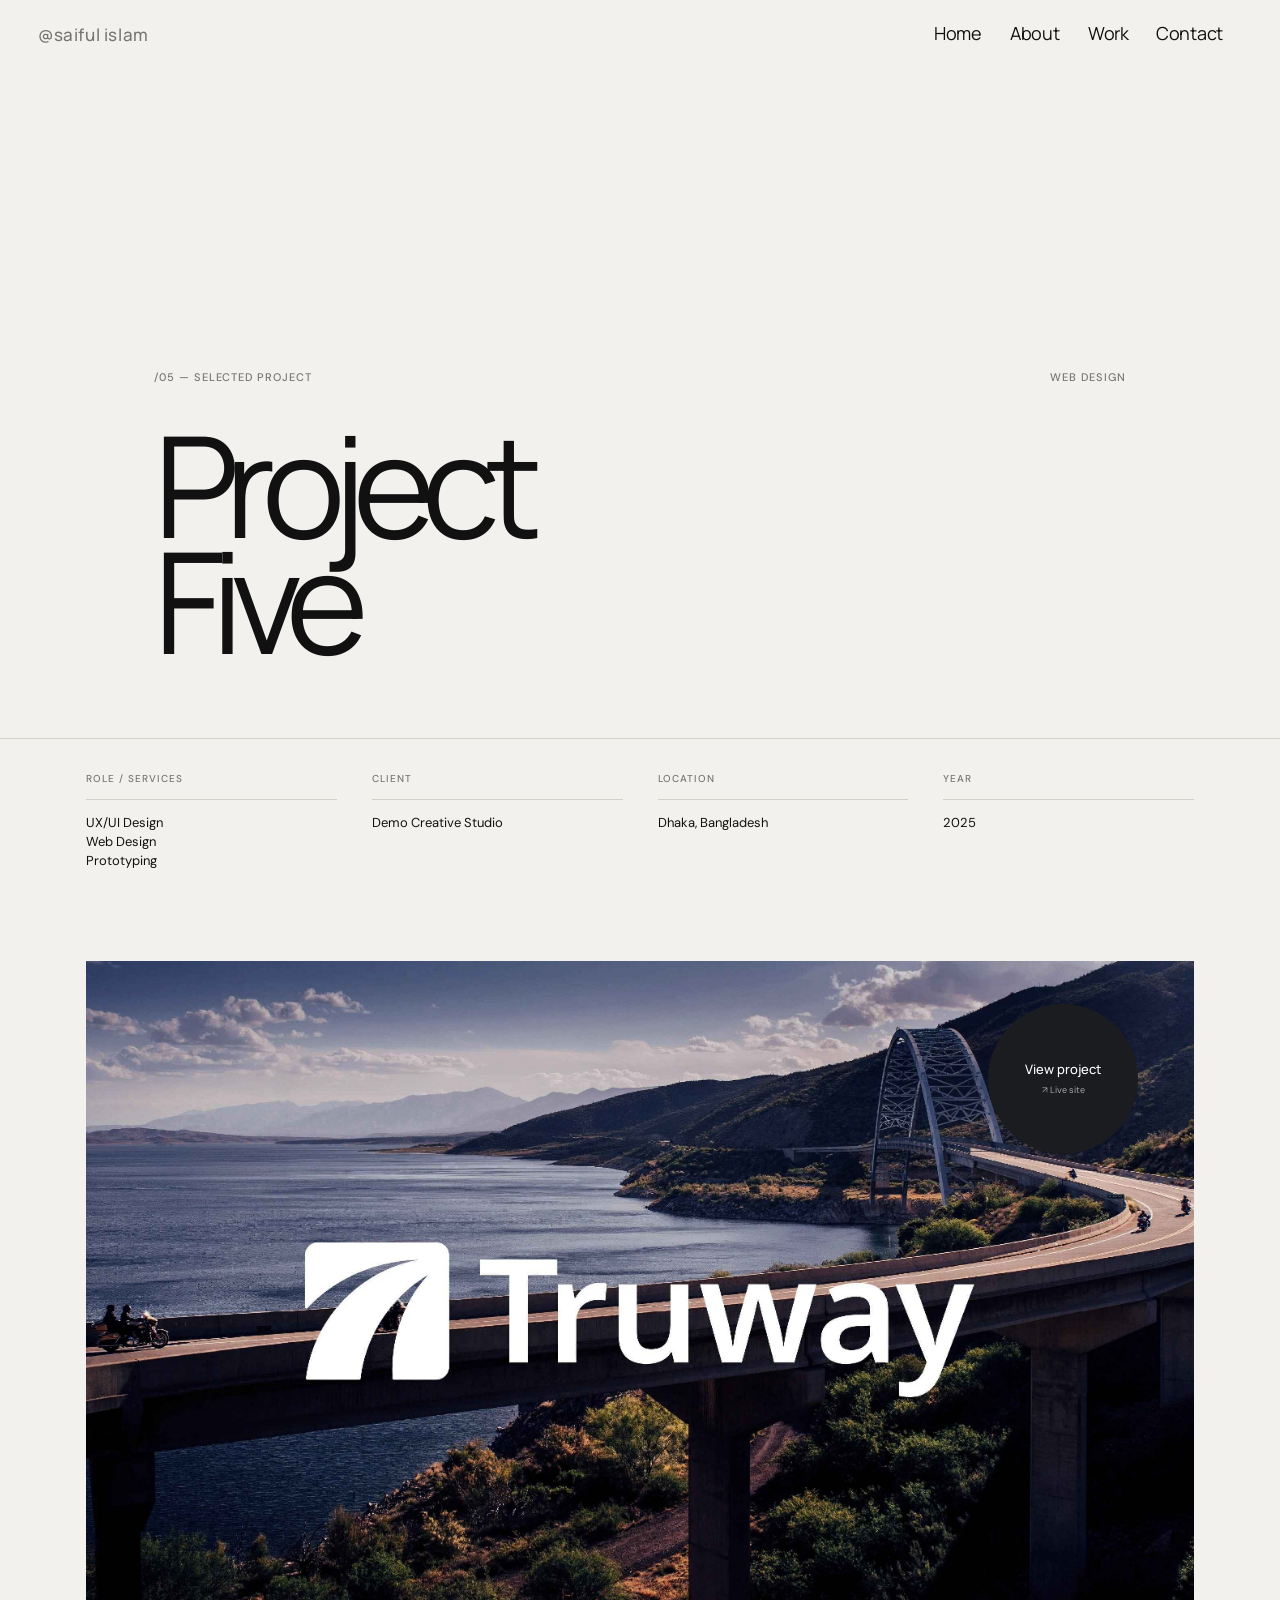
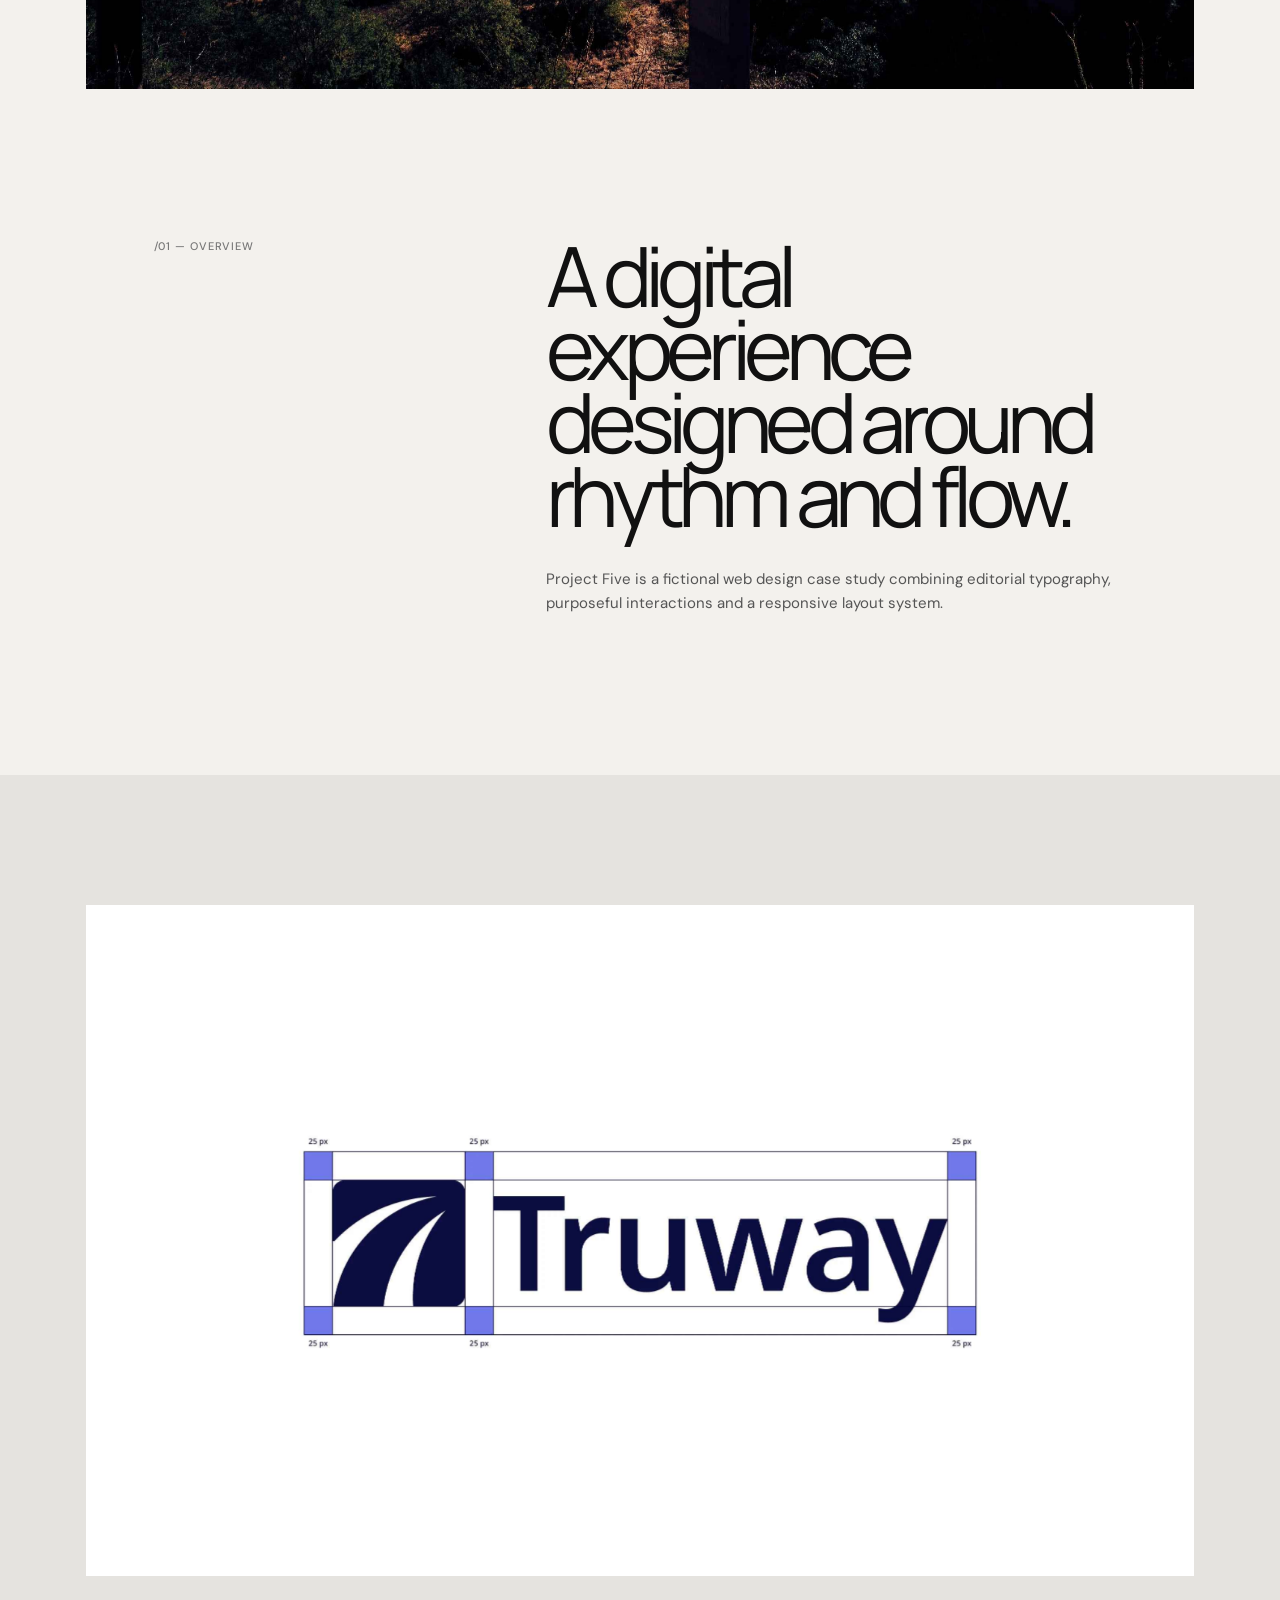
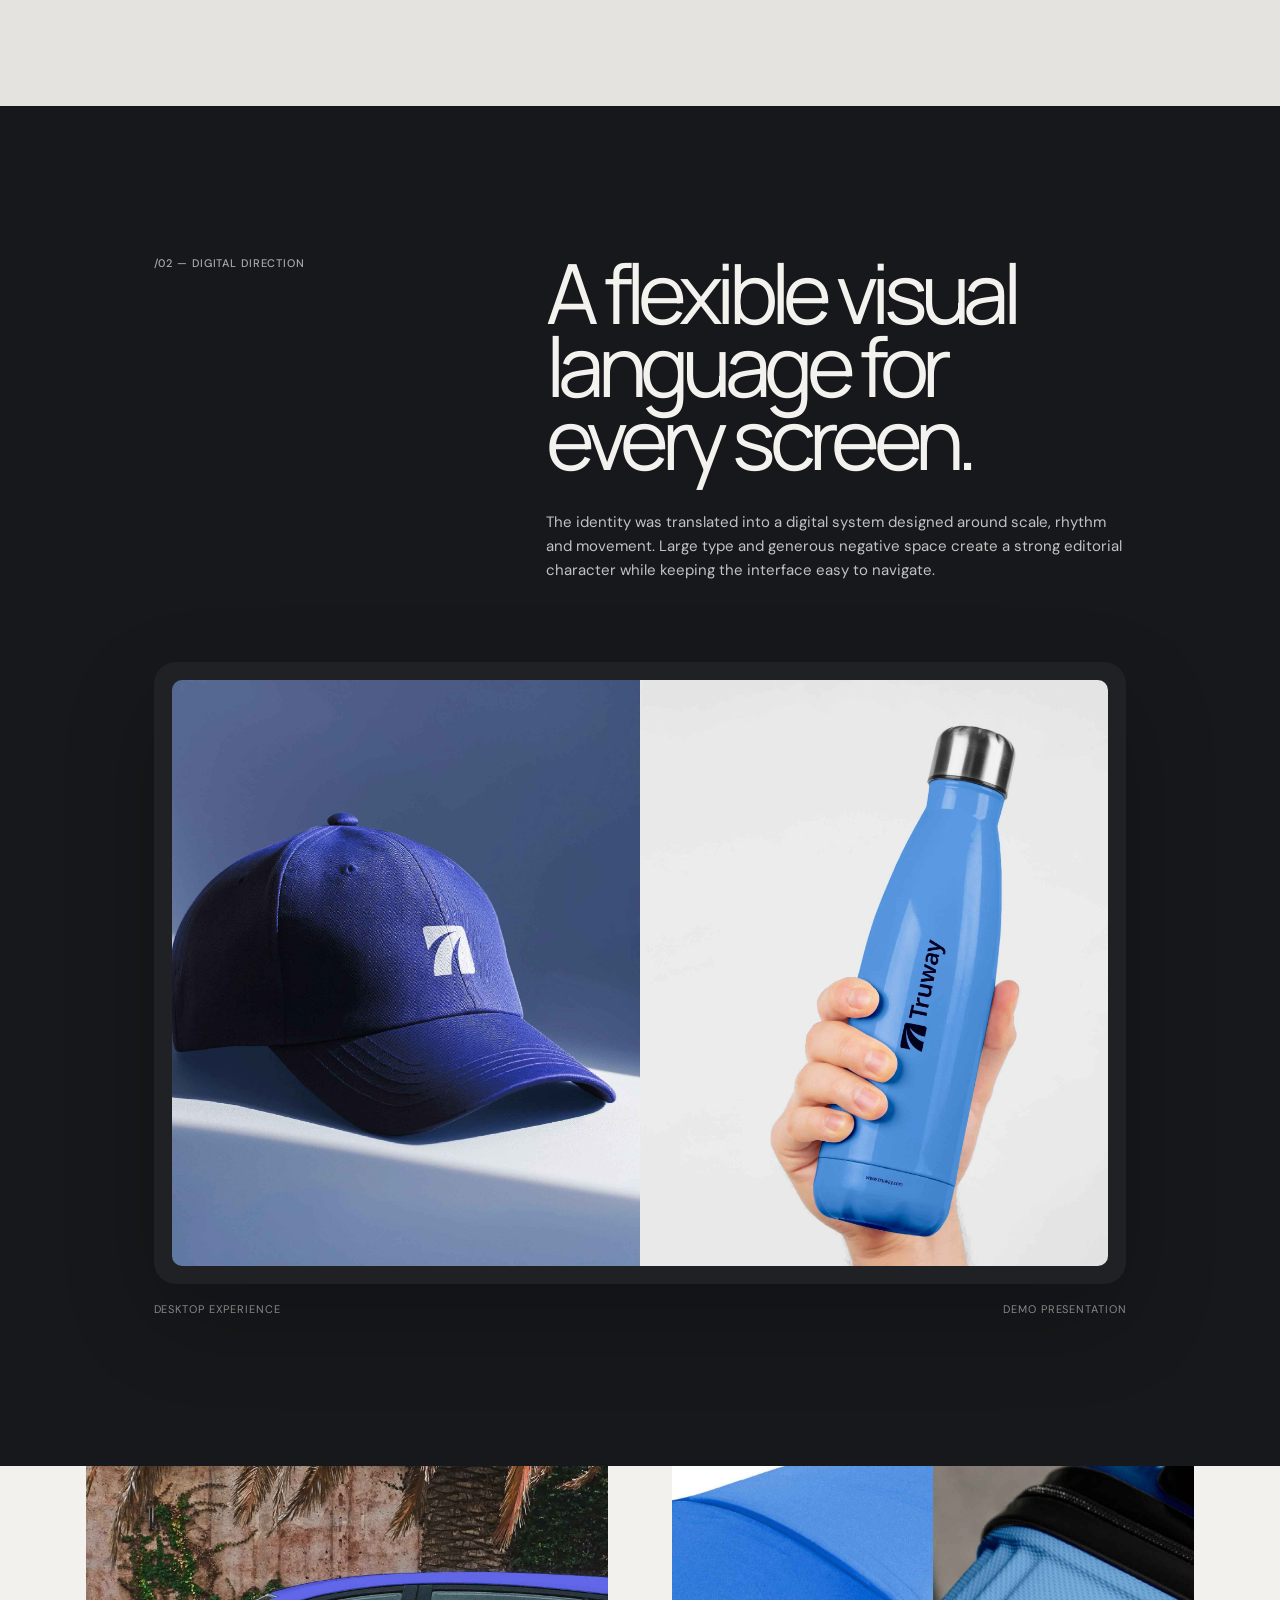
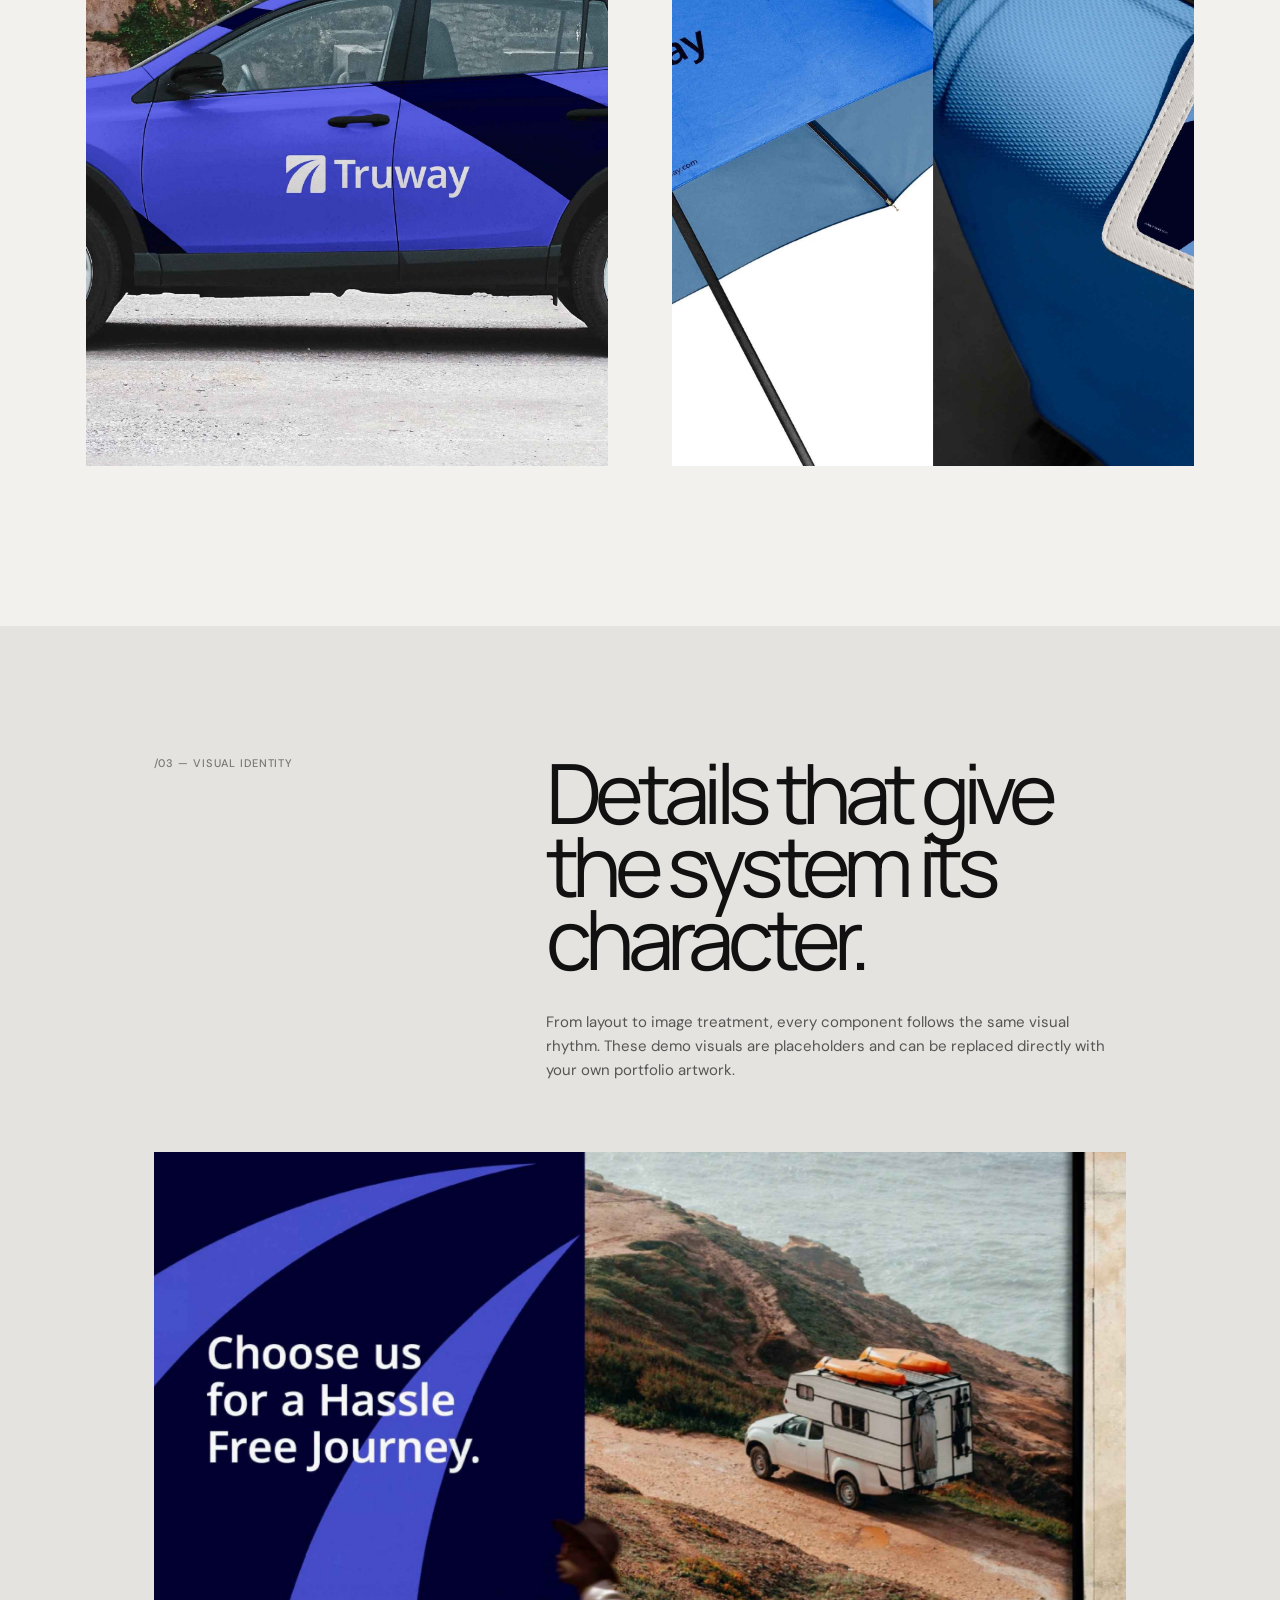
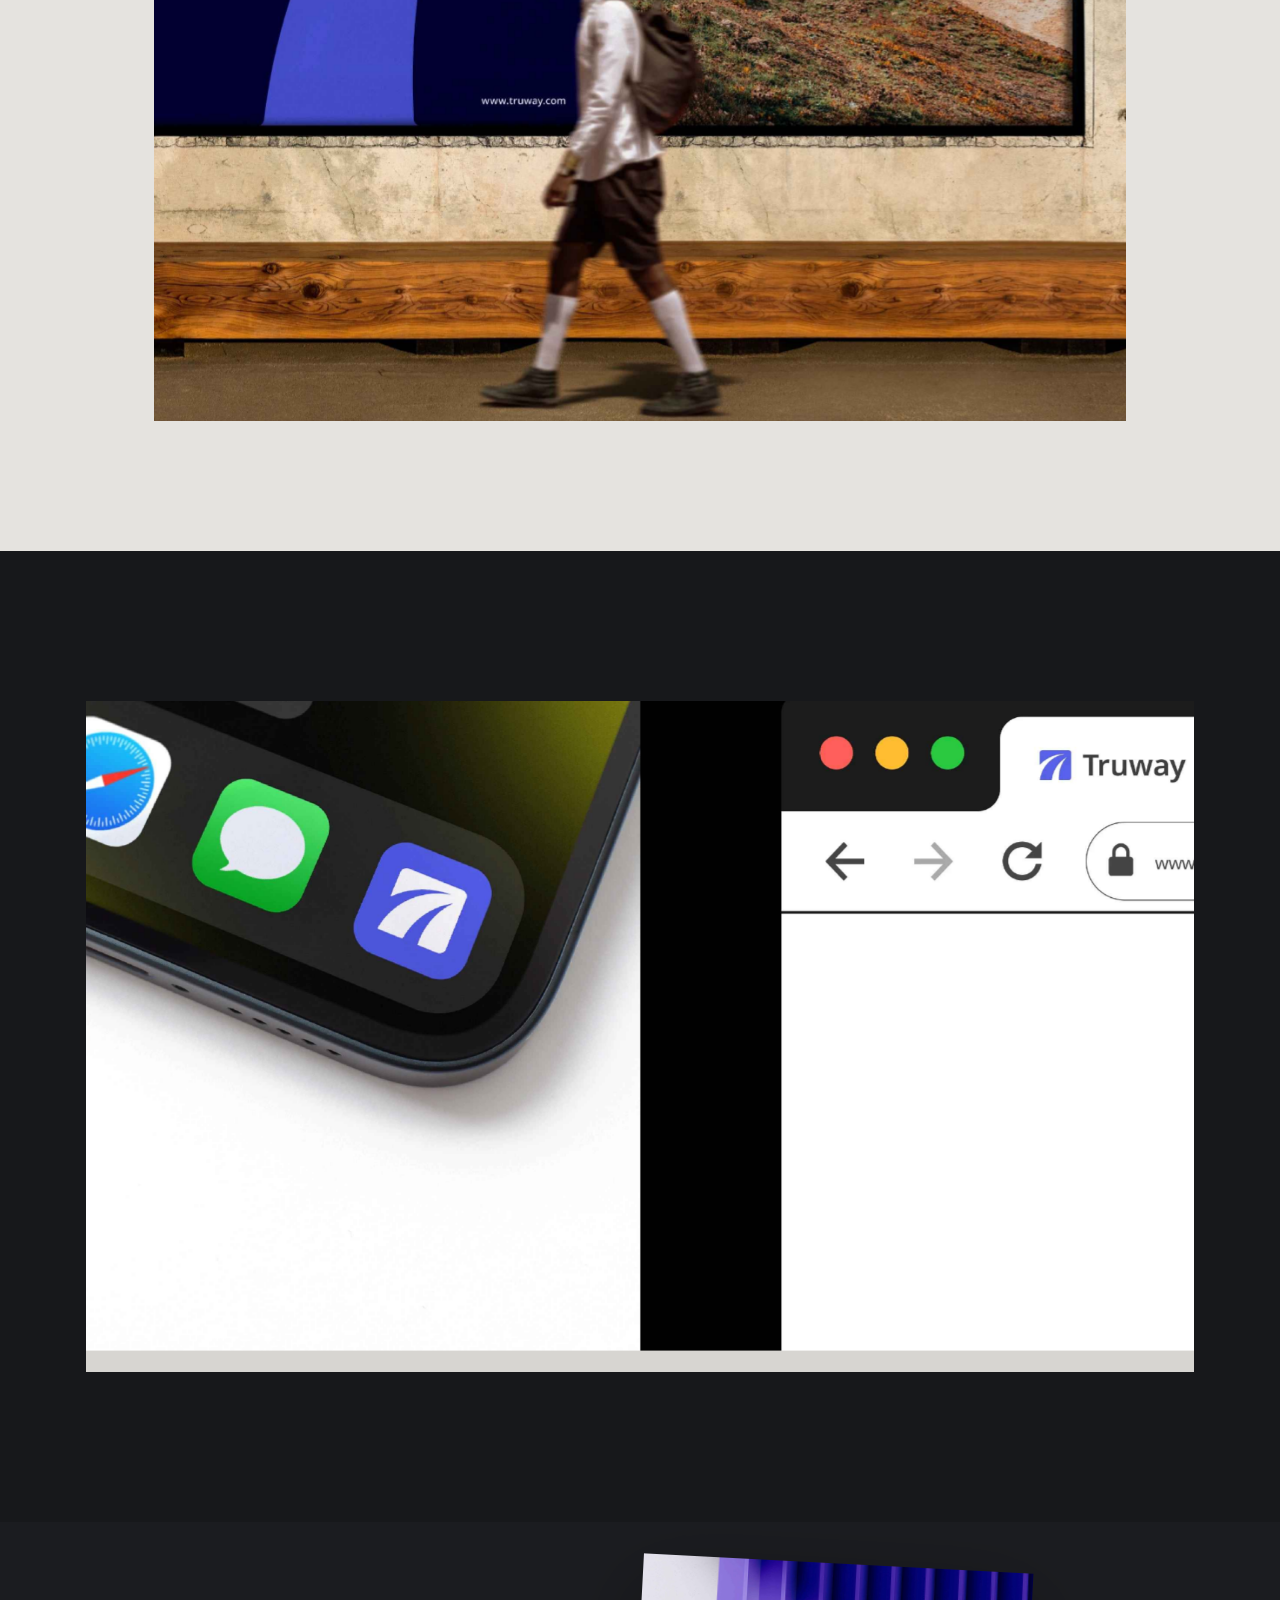
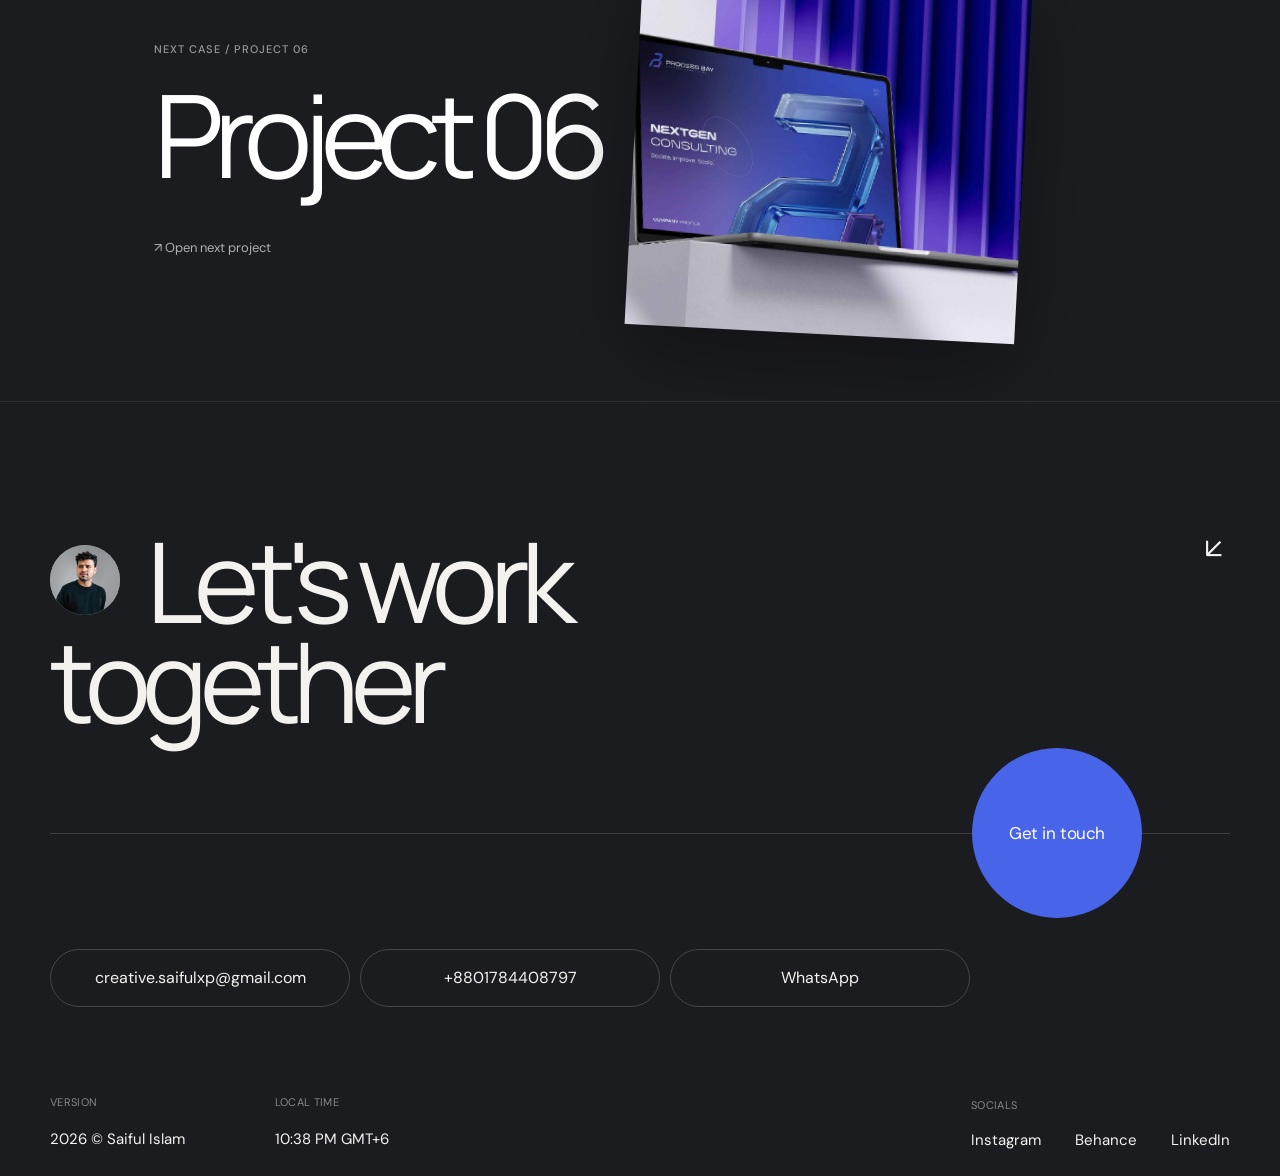
<file: project-05.html>
<!doctype html>
<html lang="en">
<head>
  <meta charset="utf-8" />
  <meta name="viewport" content="width=device-width,initial-scale=1" />
  <meta name="description" content="Project Five — Saiful Islam, Freelance Graphic Designer." />
  <title>Project Five — Saiful Islam</title>
  <link rel="preconnect" href="https://fonts.googleapis.com">
  <link rel="preconnect" href="https://fonts.gstatic.com" crossorigin>
  <link href="https://fonts.googleapis.com/css2?family=DM+Sans:wght@400;500&family=Manrope:wght@400;500;600;700&display=swap" rel="stylesheet">
  <link rel="stylesheet" href="style.css" />
  <link rel="stylesheet" href="project.css" />
</head>
<body class="project-page">
  <div class="page-transition page-transition-in" aria-hidden="true">
    <div class="page-transition-shape"></div>
    <div class="page-transition-label"><span>PROJECT 05</span><small>SAIFUL ISLAM</small></div>
  </div>
  <div class="cursor-dot"></div><div class="cursor-ring"></div>

  <header class="nav nav-visible" aria-label="Primary navigation">
    <a class="brand magnetic" href="index.html" data-cursor="view" aria-label="Saiful Islam — Homepage"><span class="brand-copy">@saiful islam</span></a>
    <nav class="nav-links" aria-label="Main navigation">
      <a href="index.html" class="nav-link magnetic" data-cursor="view"><span class="nav-link-text">Home</span></a>
      <a href="about.html" class="nav-link magnetic" data-cursor="view"><span class="nav-link-text">About</span></a>
      <a href="work.html" class="nav-link magnetic is-active" data-cursor="view"><span class="nav-link-text">Work</span></a>
      <a href="contact.html" class="nav-link magnetic" data-cursor="view"><span class="nav-link-text">Contact</span></a>
    </nav>
    <button class="menu magnetic" aria-label="Open menu" aria-expanded="false" data-cursor="view"><span>Menu</span><i></i></button>
  </header>
  <button class="scroll-nav-trigger magnetic" type="button" aria-label="Open navigation" aria-expanded="false" data-cursor="view"><span></span><span></span></button>
  <aside class="scroll-menu" aria-hidden="true"><div class="scroll-menu-backdrop"></div><div class="scroll-menu-panel"><div class="scroll-menu-inner">
    <div class="scroll-menu-heading"><span>NAVIGATION</span></div>
    <nav class="scroll-menu-nav" aria-label="Scroll navigation">
      <a href="index.html" data-scroll-nav-link><i></i><span>Home</span></a>
      <a href="about.html" data-scroll-nav-link><i></i><span>About</span></a>
      <a href="work.html" data-scroll-nav-link class="is-current"><i></i><span>Work</span></a>
      <a href="contact.html" data-scroll-nav-link><i></i><span>Contact</span></a>
    </nav>
    <div class="scroll-menu-socials"><span class="scroll-menu-label">SOCIALS</span><div><a href="#">Instagram</a><a href="#">Behance</a><a href="#">LinkedIn</a></div></div>
  </div></div></aside>
  <div class="menu-overlay" aria-hidden="true"><div class="menu-overlay-inner">
    <div class="menu-overlay-top"><span>Navigation</span><span>Saiful Islam</span></div>
    <nav class="menu-nav" aria-label="Menu">
      <a href="index.html" data-menu-link><small>01</small><span>Home</span></a>
      <a href="about.html" data-menu-link><small>02</small><span>About</span></a>
      <a href="work.html" data-menu-link><small>03</small><span>Work</span></a>
      <a href="contact.html" data-menu-link><small>04</small><span>Contact</span></a>
    </nav>
    <div class="menu-overlay-bottom"><span>FREELANCE GRAPHIC DESIGNER</span><span>© 2025</span></div>
  </div></div>

  <main id="top">
    <header class="project-hero">
      <div class="project-container-medium">
        <div class="project-kicker"><span>/05 — Selected project</span><span>Web Design</span></div>
        <h1 class="project-title"><span>Project</span><span>Five</span></h1>
      </div>
    </header>

    <section class="project-intro">
      <div class="project-container">
        <div class="project-info">
          <div class="project-info-block"><h5>Role / Services</h5><div class="rule"></div><p>UX/UI Design<br>Web Design<br>Prototyping</p></div>
          <div class="project-info-block"><h5>Client</h5><div class="rule"></div><p>Demo Creative Studio</p></div>
          <div class="project-info-block"><h5>Location</h5><div class="rule"></div><p>Dhaka, Bangladesh</p></div>
          <div class="project-info-block"><h5>Year</h5><div class="rule"></div><p>2025</p></div>
        </div>
      </div>
    </section>

    <section class="project-hero-image-section">
      <div class="project-container">
        <div class="project-image-wrap">
          <img src="assets/projects/project-05/project-05-01.jpg" alt="Project One hero demo image">
          <div class="project-image-overlay"></div>
          <a class="project-live magnetic" href="#" data-cursor="view"><span>View project<br><small>↗ Live site</small></span></a>
        </div>
      </div>
    </section>

    <section class="project-section">
      <div class="project-container-medium">
        <div class="project-copy-grid">
          <div class="project-label">/01 — Overview</div>
          <div class="project-copy"><h2>A digital experience designed around rhythm and flow.</h2><p>Project Five is a fictional web design case study combining editorial typography, purposeful interactions and a responsive layout system.</p></div>
        </div>
      </div>
    </section>

    <section class="project-section light">
      <div class="project-container">
        <div class="project-full-image"><img src="assets/projects/project-05/project-05-02.jpg" alt="Project One visual demo 01"></div>
      </div>
    </section>

    <section class="project-section dark">
      <div class="project-container-medium">
        <div class="project-copy-grid">
          <div class="project-label">/02 — Digital direction</div>
          <div class="project-copy"><h2>A flexible visual language for every screen.</h2><p>The identity was translated into a digital system designed around scale, rhythm and movement. Large type and generous negative space create a strong editorial character while keeping the interface easy to navigate.</p></div>
        </div>
        <div style="height:80px"></div>
        <div class="project-device">
          <div class="project-device-frame"><div class="project-device-screen"><img src="assets/projects/project-05/project-05-03.jpg" alt="Project One website demo"></div></div>
          <div class="project-device-caption"><span>Desktop experience</span><span>Demo presentation</span></div>
        </div>
      </div>
    </section>

    <section class="project-section">
      <div class="project-container">
        <div class="project-pair">
          <div class="project-full-image"><img src="assets/projects/project-05/project-05-04.jpg" alt="Project One visual demo 02"></div>
          <div class="project-full-image"><img src="assets/projects/project-05/project-05-05.jpg" alt="Project One visual demo 03"></div>
        </div>
      </div>
    </section>

    <section class="project-section light">
      <div class="project-container-medium">
        <div class="project-copy-grid">
          <div class="project-label">/03 — Visual identity</div>
          <div class="project-copy"><h2>Details that give the system its character.</h2><p>From layout to image treatment, every component follows the same visual rhythm. These demo visuals are placeholders and can be replaced directly with your own portfolio artwork.</p></div>
        </div>
        <div style="height:70px"></div>
        <div class="project-full-image tall"><img src="assets/projects/project-05/project-05-06.jpg" alt="Project One visual identity demo"></div>
      </div>
    </section>

    <section class="project-section dark">
      <div class="project-container">
        <div class="project-full-image"><img src="assets/projects/project-05/project-05-07.jpg" alt="Project One final demo image"></div>
      </div>
    </section>

    <section class="project-next">
      <div class="project-container-medium">
        <a class="project-next-link magnetic" href="project-06.html" data-cursor="view">
          <div class="project-next-kicker">Next case / Project 06</div>
          <h2>Project 06</h2>
          <div class="project-next-arrow">↗ Open next project</div>
          <div class="project-next-image"><img src="assets/projects/project-06/project-06-01.jpg" alt="Project 06 demo image"></div>
        </a>
      </div>
    </section>
    <section class="contact-footer" id="contact">
      <div class="contact-footer-inner">
        <div class="contact-heading-row"><div class="contact-arrow reveal">↙</div><h2 class="contact-heading reveal-up"><span><span class="contact-avatar"><img src="assets/footer-profile.jpg" alt="Saiful Islam" loading="lazy"></span> Let's work</span><span>together</span></h2></div>
        <div class="contact-action-row"><div class="contact-action-col"><div class="contact-rule"></div><a class="contact-circle magnetic" href="mailto:creative.saifulxp@gmail.com" data-cursor="view" aria-label="Get in touch with Saiful Islam"><span>Get in touch</span></a></div></div>
        <div class="contact-details-row"><div class="contact-pills"><a class="contact-pill magnetic" href="mailto:creative.saifulxp@gmail.com" data-cursor="view">creative.saifulxp@gmail.com</a><a class="contact-pill magnetic" href="tel:+8801784408797" data-cursor="view">+8801784408797</a><a class="contact-pill magnetic" href="https://wa.me/8801784408797" target="_blank" rel="noopener" data-cursor="view">WhatsApp</a></div></div>
        <div class="contact-bottom"><div class="contact-meta-group"><div class="contact-meta"><h5>Version</h5><p>2026 © Saiful Islam</p></div><div class="contact-meta"><h5>Local time</h5><p><span id="footerTime">--:-- -- GMT+6</span></p></div></div><div class="contact-socials"><h5>Socials</h5><div class="contact-social-links"><a href="#" class="magnetic">Instagram</a><a href="#" class="magnetic">Behance</a><a href="#" class="magnetic">LinkedIn</a></div></div></div>
      </div>
    </section>
  </main>

  <script src="script.js"></script>
  <script>
  (() => {
    const transition = document.querySelector('.page-transition.page-transition-in');
    if (transition) {
      const reveal = () => { requestAnimationFrame(() => transition.classList.add('is-ready')); setTimeout(() => transition.remove(), 1250); };
      if (document.readyState === 'complete') reveal(); else window.addEventListener('load', reveal, {once:true});
    }
  })();

  // V87 project navigation: reuse the portfolio's circular transition language.
  (() => {
    const transition = document.querySelector('.page-transition');
    if (!transition) return;
    const title = transition.querySelector('.page-transition-label span');
    const name = transition.querySelector('.page-transition-label small');
    document.querySelectorAll('a[href="work.html"],a[href="index.html"],a[href="about.html"]').forEach(link => {
      link.addEventListener('click', e => {
        if (matchMedia('(prefers-reduced-motion: reduce)').matches) return;
        const href = link.getAttribute('href'); if(!href) return;
        e.preventDefault();
        if(title) title.textContent = href === 'work.html' ? 'WORK' : (href === 'about.html' ? 'ABOUT' : 'HOME');
        if(name) name.textContent = 'SAIFUL ISLAM';
        transition.classList.remove('page-transition-in','is-ready'); transition.classList.add('is-active'); document.body.classList.add('page-transitioning');
        setTimeout(() => window.location.href = href, 1050);
      });
    });
  })();

  // Gentle scroll parallax for the case-study images.
  (() => {
    if(matchMedia('(prefers-reduced-motion: reduce)').matches) return;
    const images = document.querySelectorAll('.project-image-wrap img,.project-full-image img');
    const update = () => {
      images.forEach(img => { const r=img.parentElement.getBoundingClientRect(); const p=(innerHeight/2-(r.top+r.height/2))/innerHeight; img.style.transform=`translate3d(0,${p*18}px,0) scale(1.045)`; });
      requestAnimationFrame(update);
    };
    requestAnimationFrame(update);
  })();
  </script>
</body>
</html>
</file>
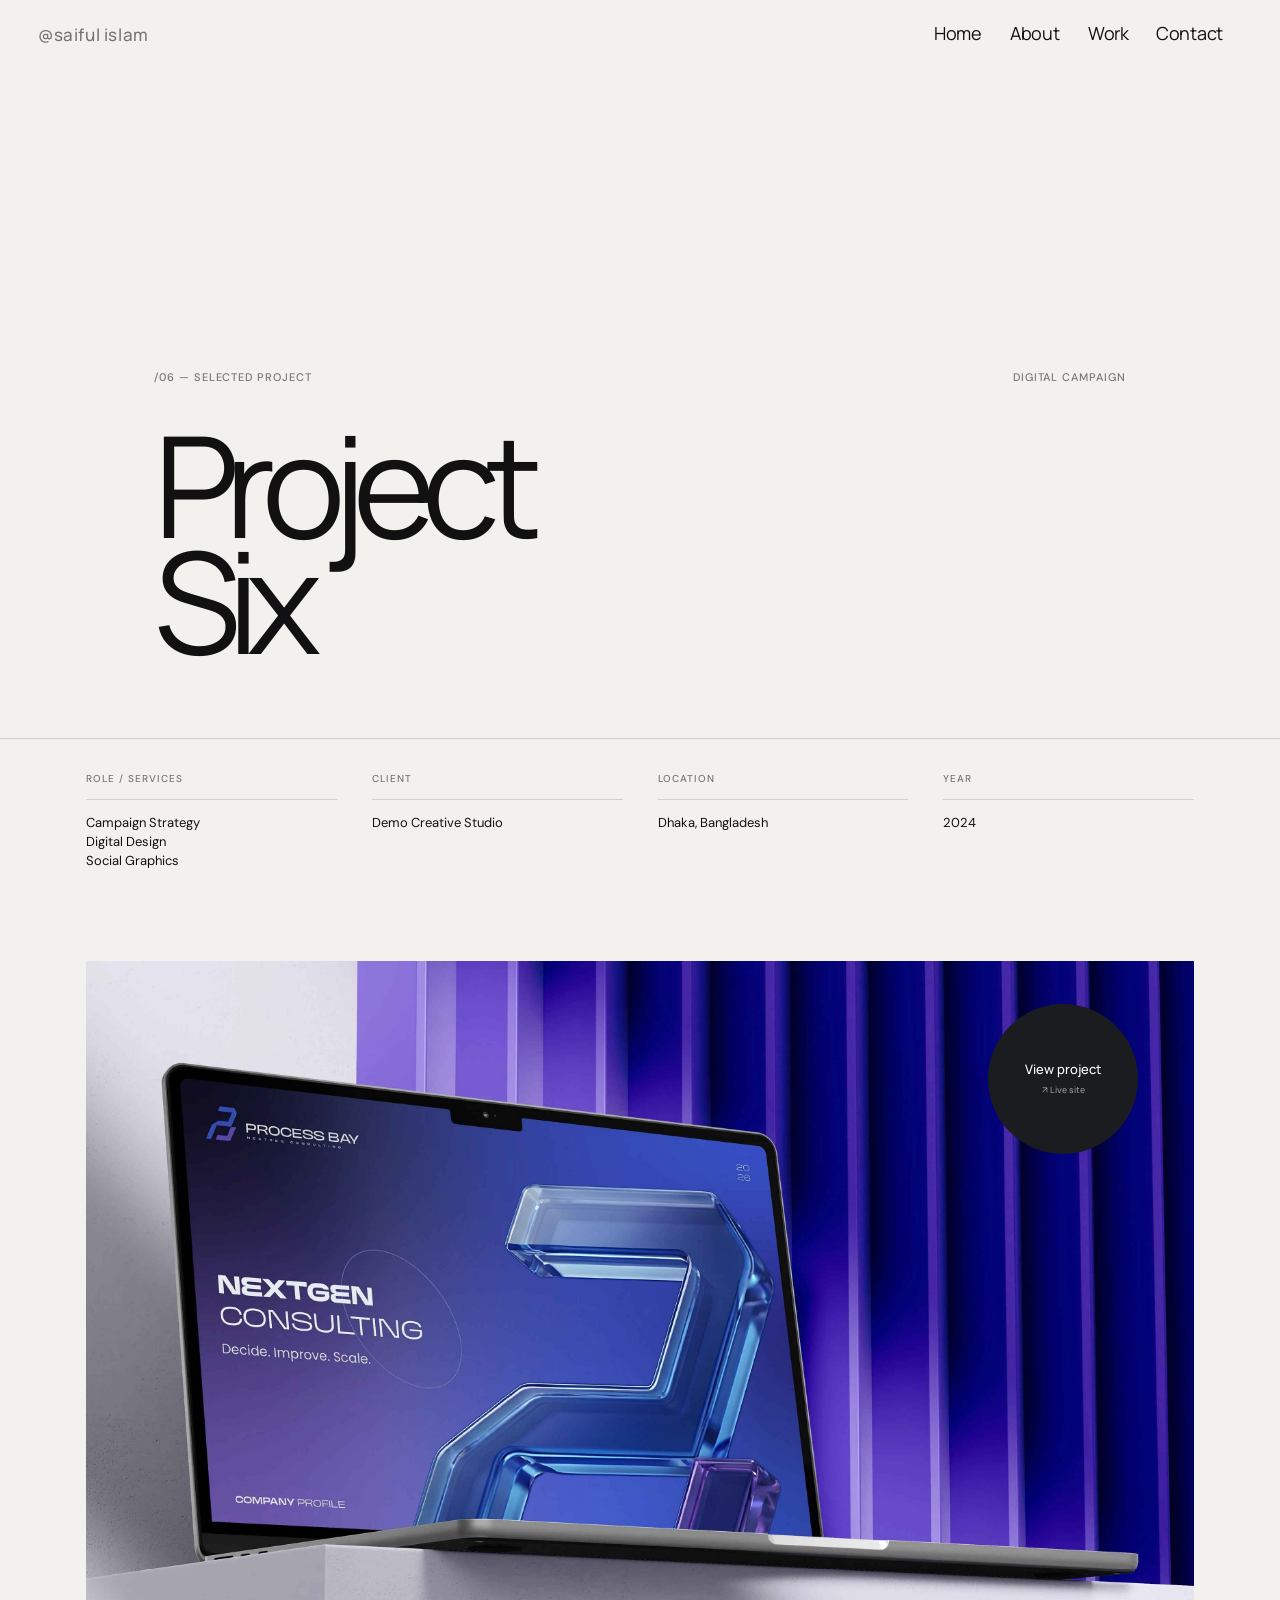
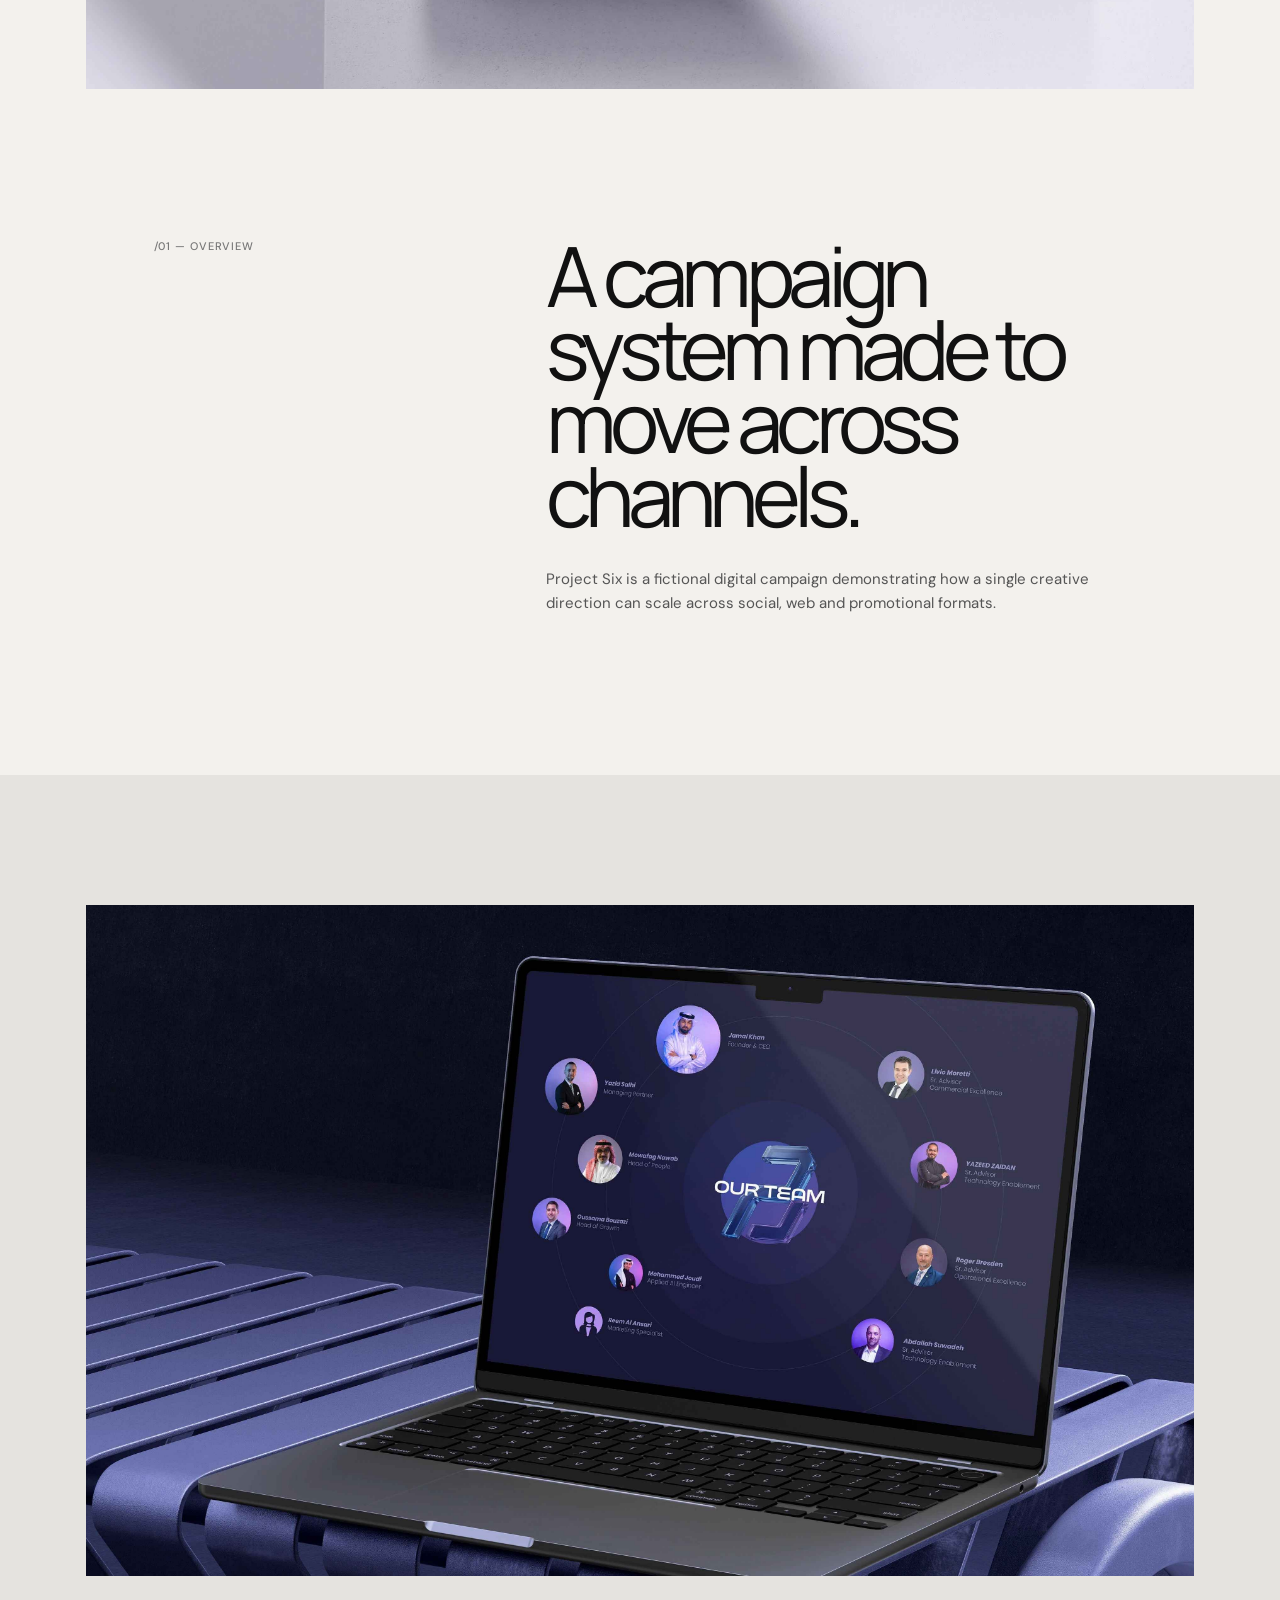
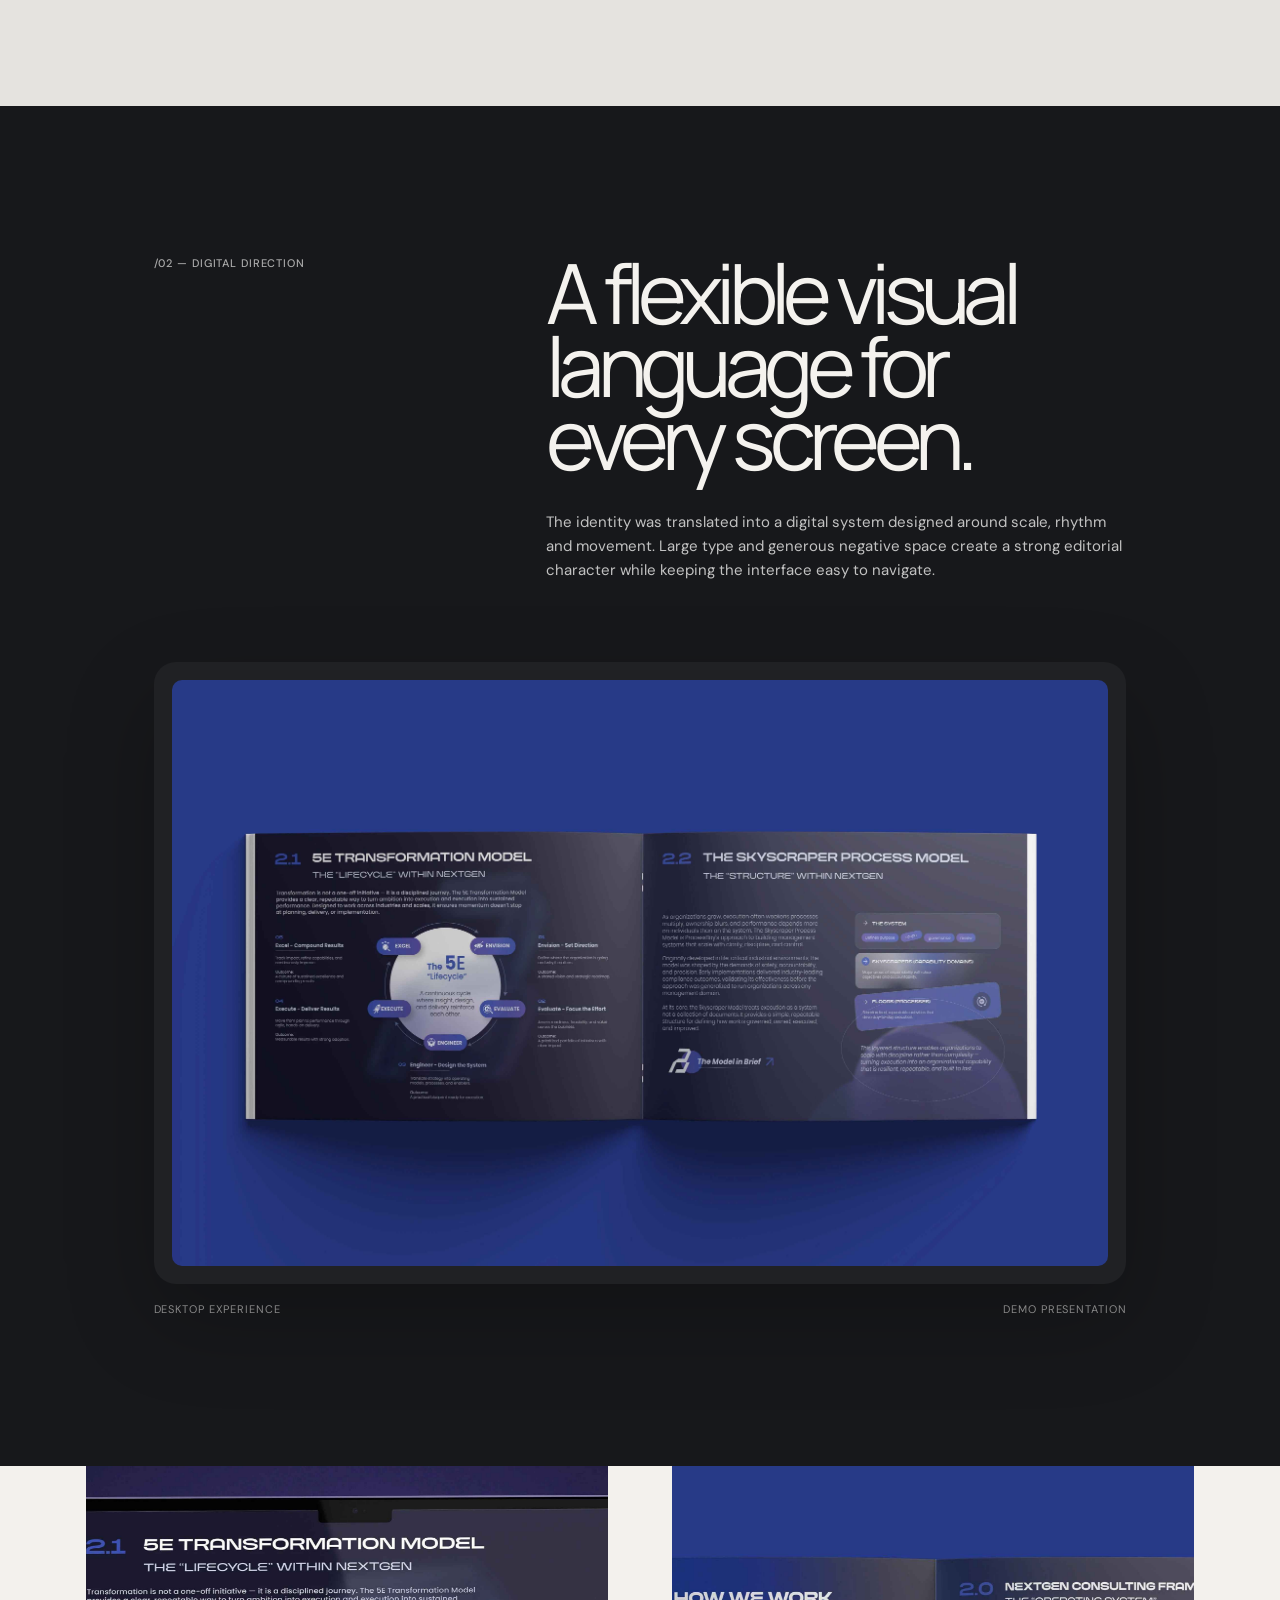
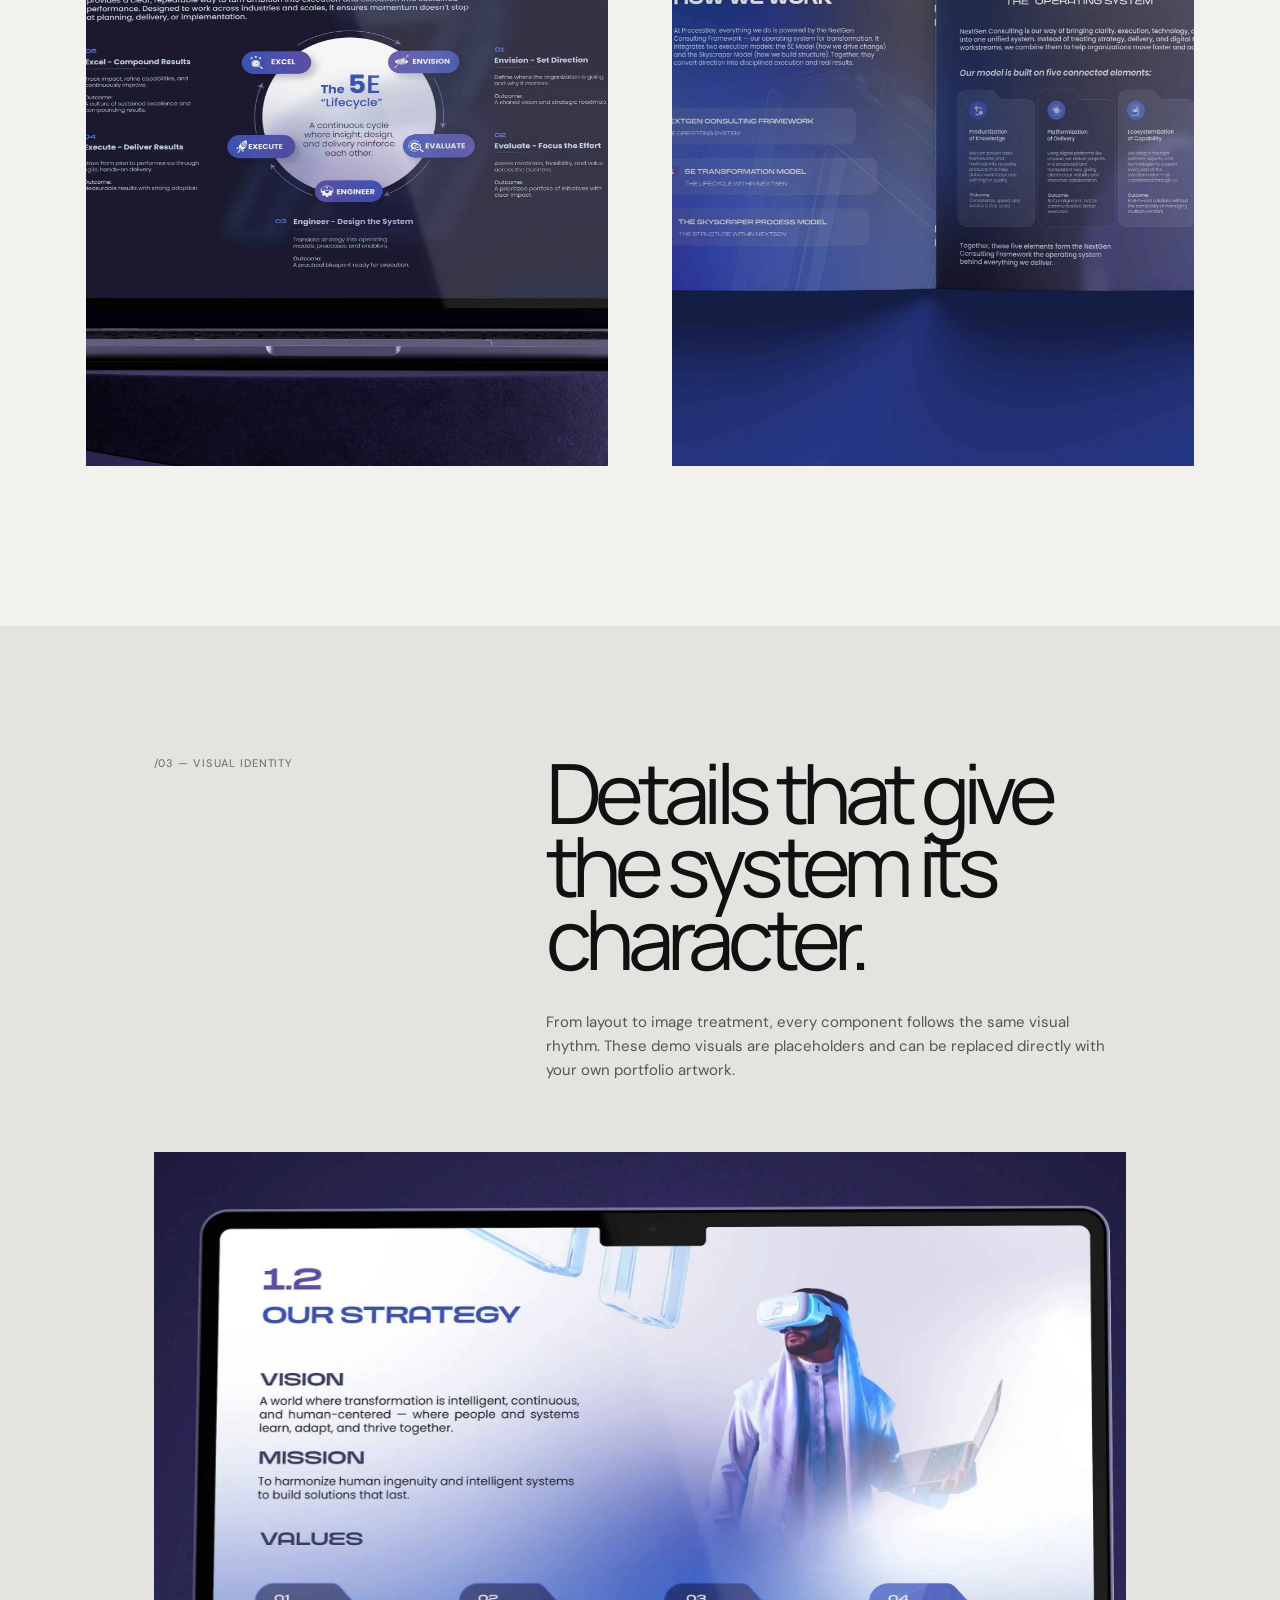
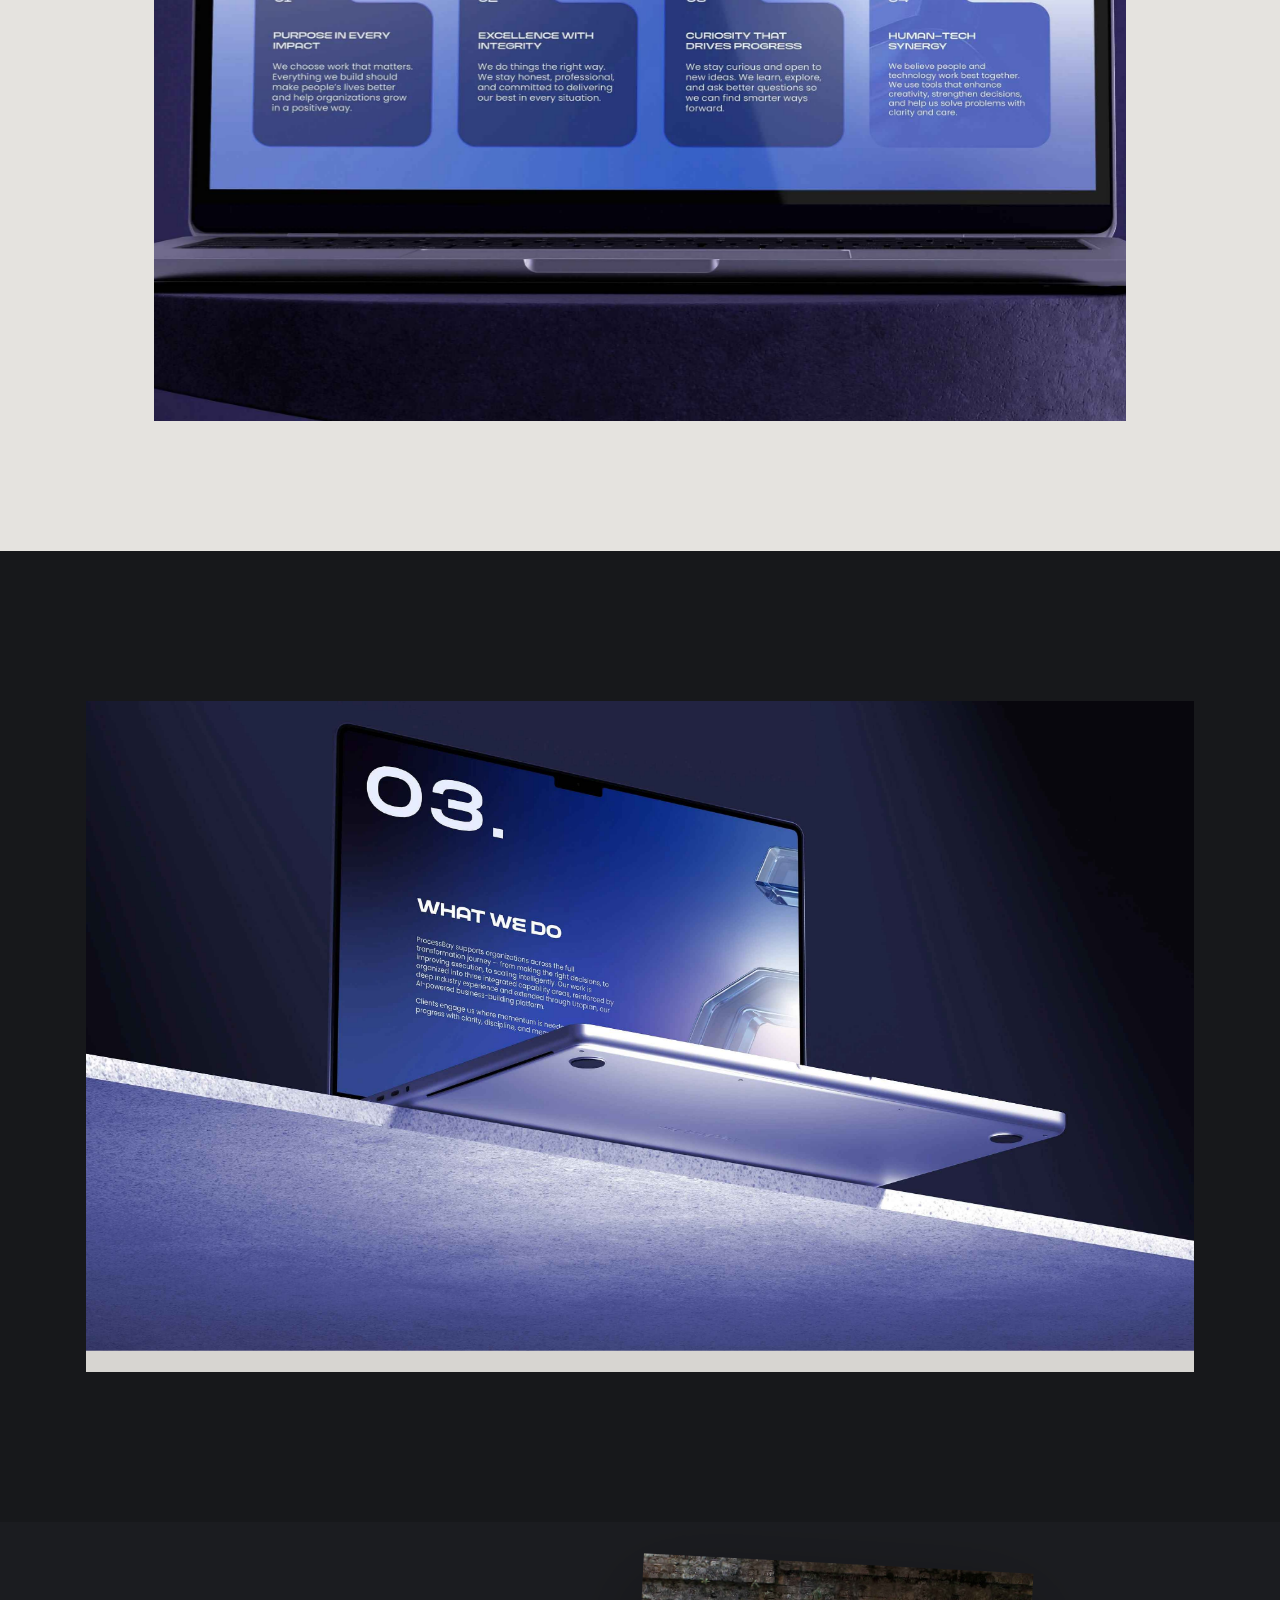
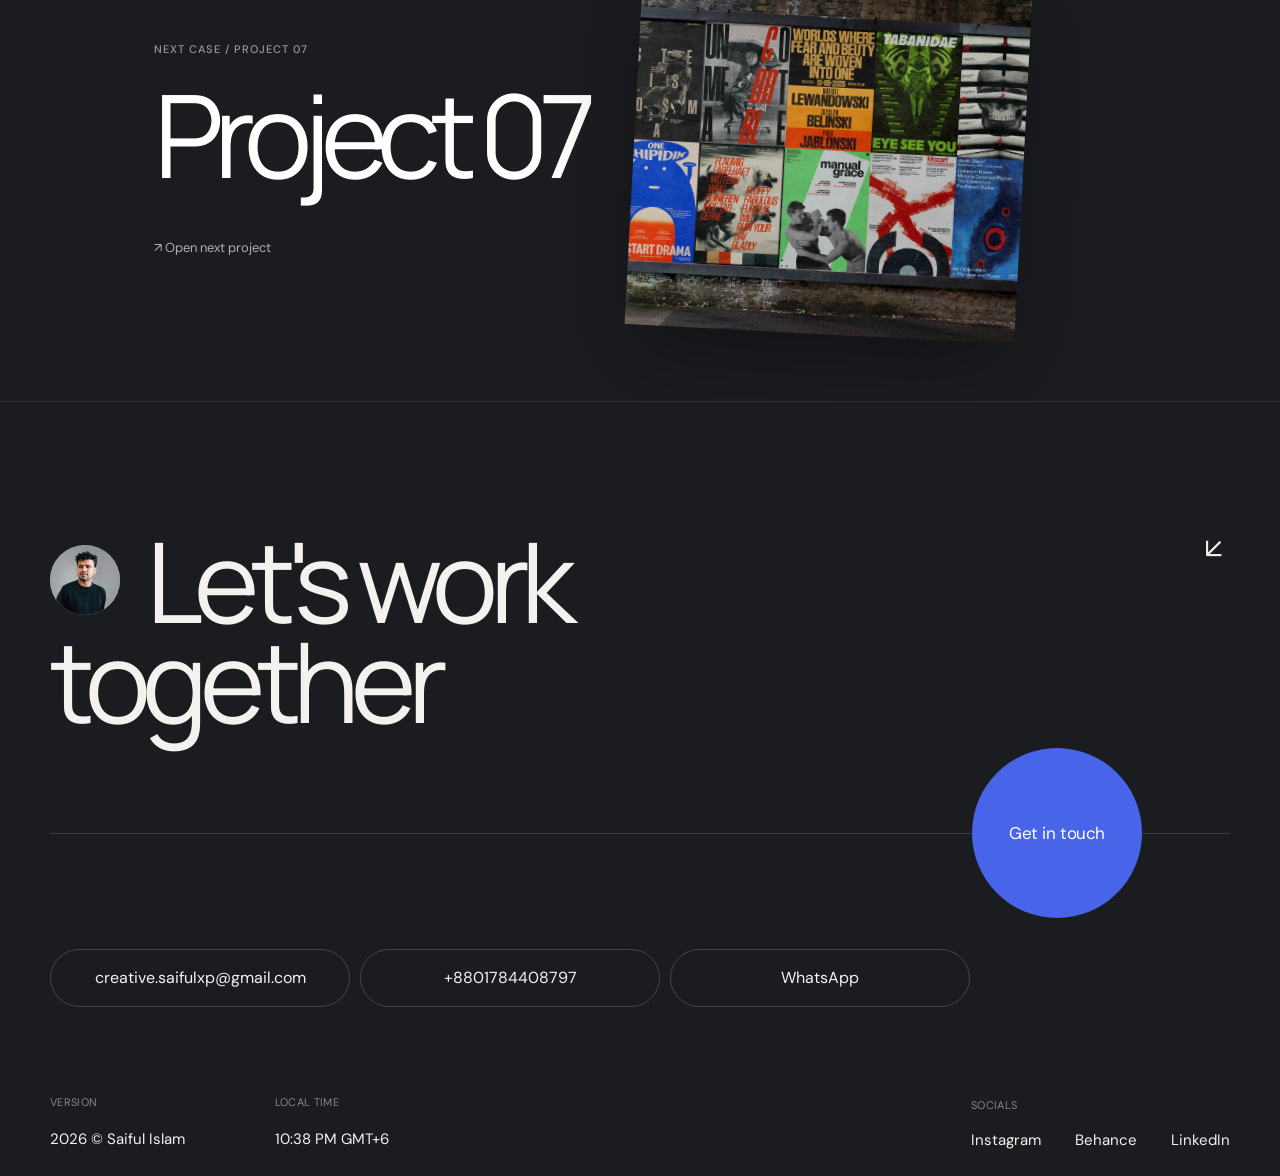
<file: project-06.html>
<!doctype html>
<html lang="en">
<head>
  <meta charset="utf-8" />
  <meta name="viewport" content="width=device-width,initial-scale=1" />
  <meta name="description" content="Project Six — Saiful Islam, Freelance Graphic Designer." />
  <title>Project Six — Saiful Islam</title>
  <link rel="preconnect" href="https://fonts.googleapis.com">
  <link rel="preconnect" href="https://fonts.gstatic.com" crossorigin>
  <link href="https://fonts.googleapis.com/css2?family=DM+Sans:wght@400;500&family=Manrope:wght@400;500;600;700&display=swap" rel="stylesheet">
  <link rel="stylesheet" href="style.css" />
  <link rel="stylesheet" href="project.css" />
</head>
<body class="project-page">
  <div class="page-transition page-transition-in" aria-hidden="true">
    <div class="page-transition-shape"></div>
    <div class="page-transition-label"><span>PROJECT 06</span><small>SAIFUL ISLAM</small></div>
  </div>
  <div class="cursor-dot"></div><div class="cursor-ring"></div>

  <header class="nav nav-visible" aria-label="Primary navigation">
    <a class="brand magnetic" href="index.html" data-cursor="view" aria-label="Saiful Islam — Homepage"><span class="brand-copy">@saiful islam</span></a>
    <nav class="nav-links" aria-label="Main navigation">
      <a href="index.html" class="nav-link magnetic" data-cursor="view"><span class="nav-link-text">Home</span></a>
      <a href="about.html" class="nav-link magnetic" data-cursor="view"><span class="nav-link-text">About</span></a>
      <a href="work.html" class="nav-link magnetic is-active" data-cursor="view"><span class="nav-link-text">Work</span></a>
      <a href="contact.html" class="nav-link magnetic" data-cursor="view"><span class="nav-link-text">Contact</span></a>
    </nav>
    <button class="menu magnetic" aria-label="Open menu" aria-expanded="false" data-cursor="view"><span>Menu</span><i></i></button>
  </header>
  <button class="scroll-nav-trigger magnetic" type="button" aria-label="Open navigation" aria-expanded="false" data-cursor="view"><span></span><span></span></button>
  <aside class="scroll-menu" aria-hidden="true"><div class="scroll-menu-backdrop"></div><div class="scroll-menu-panel"><div class="scroll-menu-inner">
    <div class="scroll-menu-heading"><span>NAVIGATION</span></div>
    <nav class="scroll-menu-nav" aria-label="Scroll navigation">
      <a href="index.html" data-scroll-nav-link><i></i><span>Home</span></a>
      <a href="about.html" data-scroll-nav-link><i></i><span>About</span></a>
      <a href="work.html" data-scroll-nav-link class="is-current"><i></i><span>Work</span></a>
      <a href="contact.html" data-scroll-nav-link><i></i><span>Contact</span></a>
    </nav>
    <div class="scroll-menu-socials"><span class="scroll-menu-label">SOCIALS</span><div><a href="#">Instagram</a><a href="#">Behance</a><a href="#">LinkedIn</a></div></div>
  </div></div></aside>
  <div class="menu-overlay" aria-hidden="true"><div class="menu-overlay-inner">
    <div class="menu-overlay-top"><span>Navigation</span><span>Saiful Islam</span></div>
    <nav class="menu-nav" aria-label="Menu">
      <a href="index.html" data-menu-link><small>01</small><span>Home</span></a>
      <a href="about.html" data-menu-link><small>02</small><span>About</span></a>
      <a href="work.html" data-menu-link><small>03</small><span>Work</span></a>
      <a href="contact.html" data-menu-link><small>04</small><span>Contact</span></a>
    </nav>
    <div class="menu-overlay-bottom"><span>FREELANCE GRAPHIC DESIGNER</span><span>© 2024</span></div>
  </div></div>

  <main id="top">
    <header class="project-hero">
      <div class="project-container-medium">
        <div class="project-kicker"><span>/06 — Selected project</span><span>Digital Campaign</span></div>
        <h1 class="project-title"><span>Project</span><span>Six</span></h1>
      </div>
    </header>

    <section class="project-intro">
      <div class="project-container">
        <div class="project-info">
          <div class="project-info-block"><h5>Role / Services</h5><div class="rule"></div><p>Campaign Strategy<br>Digital Design<br>Social Graphics</p></div>
          <div class="project-info-block"><h5>Client</h5><div class="rule"></div><p>Demo Creative Studio</p></div>
          <div class="project-info-block"><h5>Location</h5><div class="rule"></div><p>Dhaka, Bangladesh</p></div>
          <div class="project-info-block"><h5>Year</h5><div class="rule"></div><p>2024</p></div>
        </div>
      </div>
    </section>

    <section class="project-hero-image-section">
      <div class="project-container">
        <div class="project-image-wrap">
          <img src="assets/projects/project-06/project-06-01.jpg" alt="Project One hero demo image">
          <div class="project-image-overlay"></div>
          <a class="project-live magnetic" href="#" data-cursor="view"><span>View project<br><small>↗ Live site</small></span></a>
        </div>
      </div>
    </section>

    <section class="project-section">
      <div class="project-container-medium">
        <div class="project-copy-grid">
          <div class="project-label">/01 — Overview</div>
          <div class="project-copy"><h2>A campaign system made to move across channels.</h2><p>Project Six is a fictional digital campaign demonstrating how a single creative direction can scale across social, web and promotional formats.</p></div>
        </div>
      </div>
    </section>

    <section class="project-section light">
      <div class="project-container">
        <div class="project-full-image"><img src="assets/projects/project-06/project-06-02.jpg" alt="Project One visual demo 01"></div>
      </div>
    </section>

    <section class="project-section dark">
      <div class="project-container-medium">
        <div class="project-copy-grid">
          <div class="project-label">/02 — Digital direction</div>
          <div class="project-copy"><h2>A flexible visual language for every screen.</h2><p>The identity was translated into a digital system designed around scale, rhythm and movement. Large type and generous negative space create a strong editorial character while keeping the interface easy to navigate.</p></div>
        </div>
        <div style="height:80px"></div>
        <div class="project-device">
          <div class="project-device-frame"><div class="project-device-screen"><img src="assets/projects/project-06/project-06-03.jpg" alt="Project One website demo"></div></div>
          <div class="project-device-caption"><span>Desktop experience</span><span>Demo presentation</span></div>
        </div>
      </div>
    </section>

    <section class="project-section">
      <div class="project-container">
        <div class="project-pair">
          <div class="project-full-image"><img src="assets/projects/project-06/project-06-04.jpg" alt="Project One visual demo 02"></div>
          <div class="project-full-image"><img src="assets/projects/project-06/project-06-05.jpg" alt="Project One visual demo 03"></div>
        </div>
      </div>
    </section>

    <section class="project-section light">
      <div class="project-container-medium">
        <div class="project-copy-grid">
          <div class="project-label">/03 — Visual identity</div>
          <div class="project-copy"><h2>Details that give the system its character.</h2><p>From layout to image treatment, every component follows the same visual rhythm. These demo visuals are placeholders and can be replaced directly with your own portfolio artwork.</p></div>
        </div>
        <div style="height:70px"></div>
        <div class="project-full-image tall"><img src="assets/projects/project-06/project-06-06.jpg" alt="Project One visual identity demo"></div>
      </div>
    </section>

    <section class="project-section dark">
      <div class="project-container">
        <div class="project-full-image"><img src="assets/projects/project-06/project-06-07.jpg" alt="Project One final demo image"></div>
      </div>
    </section>

    <section class="project-next">
      <div class="project-container-medium">
        <a class="project-next-link magnetic" href="project-07.html" data-cursor="view">
          <div class="project-next-kicker">Next case / Project 07</div>
          <h2>Project 07</h2>
          <div class="project-next-arrow">↗ Open next project</div>
          <div class="project-next-image"><img src="assets/projects/project-07/project-07-01.jpg" alt="Project 07 demo image"></div>
        </a>
      </div>
    </section>
    <section class="contact-footer" id="contact">
      <div class="contact-footer-inner">
        <div class="contact-heading-row"><div class="contact-arrow reveal">↙</div><h2 class="contact-heading reveal-up"><span><span class="contact-avatar"><img src="assets/footer-profile.jpg" alt="Saiful Islam" loading="lazy"></span> Let's work</span><span>together</span></h2></div>
        <div class="contact-action-row"><div class="contact-action-col"><div class="contact-rule"></div><a class="contact-circle magnetic" href="mailto:creative.saifulxp@gmail.com" data-cursor="view" aria-label="Get in touch with Saiful Islam"><span>Get in touch</span></a></div></div>
        <div class="contact-details-row"><div class="contact-pills"><a class="contact-pill magnetic" href="mailto:creative.saifulxp@gmail.com" data-cursor="view">creative.saifulxp@gmail.com</a><a class="contact-pill magnetic" href="tel:+8801784408797" data-cursor="view">+8801784408797</a><a class="contact-pill magnetic" href="https://wa.me/8801784408797" target="_blank" rel="noopener" data-cursor="view">WhatsApp</a></div></div>
        <div class="contact-bottom"><div class="contact-meta-group"><div class="contact-meta"><h5>Version</h5><p>2026 © Saiful Islam</p></div><div class="contact-meta"><h5>Local time</h5><p><span id="footerTime">--:-- -- GMT+6</span></p></div></div><div class="contact-socials"><h5>Socials</h5><div class="contact-social-links"><a href="#" class="magnetic">Instagram</a><a href="#" class="magnetic">Behance</a><a href="#" class="magnetic">LinkedIn</a></div></div></div>
      </div>
    </section>
  </main>

  <script src="script.js"></script>
  <script>
  (() => {
    const transition = document.querySelector('.page-transition.page-transition-in');
    if (transition) {
      const reveal = () => { requestAnimationFrame(() => transition.classList.add('is-ready')); setTimeout(() => transition.remove(), 1250); };
      if (document.readyState === 'complete') reveal(); else window.addEventListener('load', reveal, {once:true});
    }
  })();

  // V87 project navigation: reuse the portfolio's circular transition language.
  (() => {
    const transition = document.querySelector('.page-transition');
    if (!transition) return;
    const title = transition.querySelector('.page-transition-label span');
    const name = transition.querySelector('.page-transition-label small');
    document.querySelectorAll('a[href="work.html"],a[href="index.html"],a[href="about.html"]').forEach(link => {
      link.addEventListener('click', e => {
        if (matchMedia('(prefers-reduced-motion: reduce)').matches) return;
        const href = link.getAttribute('href'); if(!href) return;
        e.preventDefault();
        if(title) title.textContent = href === 'work.html' ? 'WORK' : (href === 'about.html' ? 'ABOUT' : 'HOME');
        if(name) name.textContent = 'SAIFUL ISLAM';
        transition.classList.remove('page-transition-in','is-ready'); transition.classList.add('is-active'); document.body.classList.add('page-transitioning');
        setTimeout(() => window.location.href = href, 1050);
      });
    });
  })();

  // Gentle scroll parallax for the case-study images.
  (() => {
    if(matchMedia('(prefers-reduced-motion: reduce)').matches) return;
    const images = document.querySelectorAll('.project-image-wrap img,.project-full-image img');
    const update = () => {
      images.forEach(img => { const r=img.parentElement.getBoundingClientRect(); const p=(innerHeight/2-(r.top+r.height/2))/innerHeight; img.style.transform=`translate3d(0,${p*18}px,0) scale(1.045)`; });
      requestAnimationFrame(update);
    };
    requestAnimationFrame(update);
  })();
  </script>
</body>
</html>
</file>
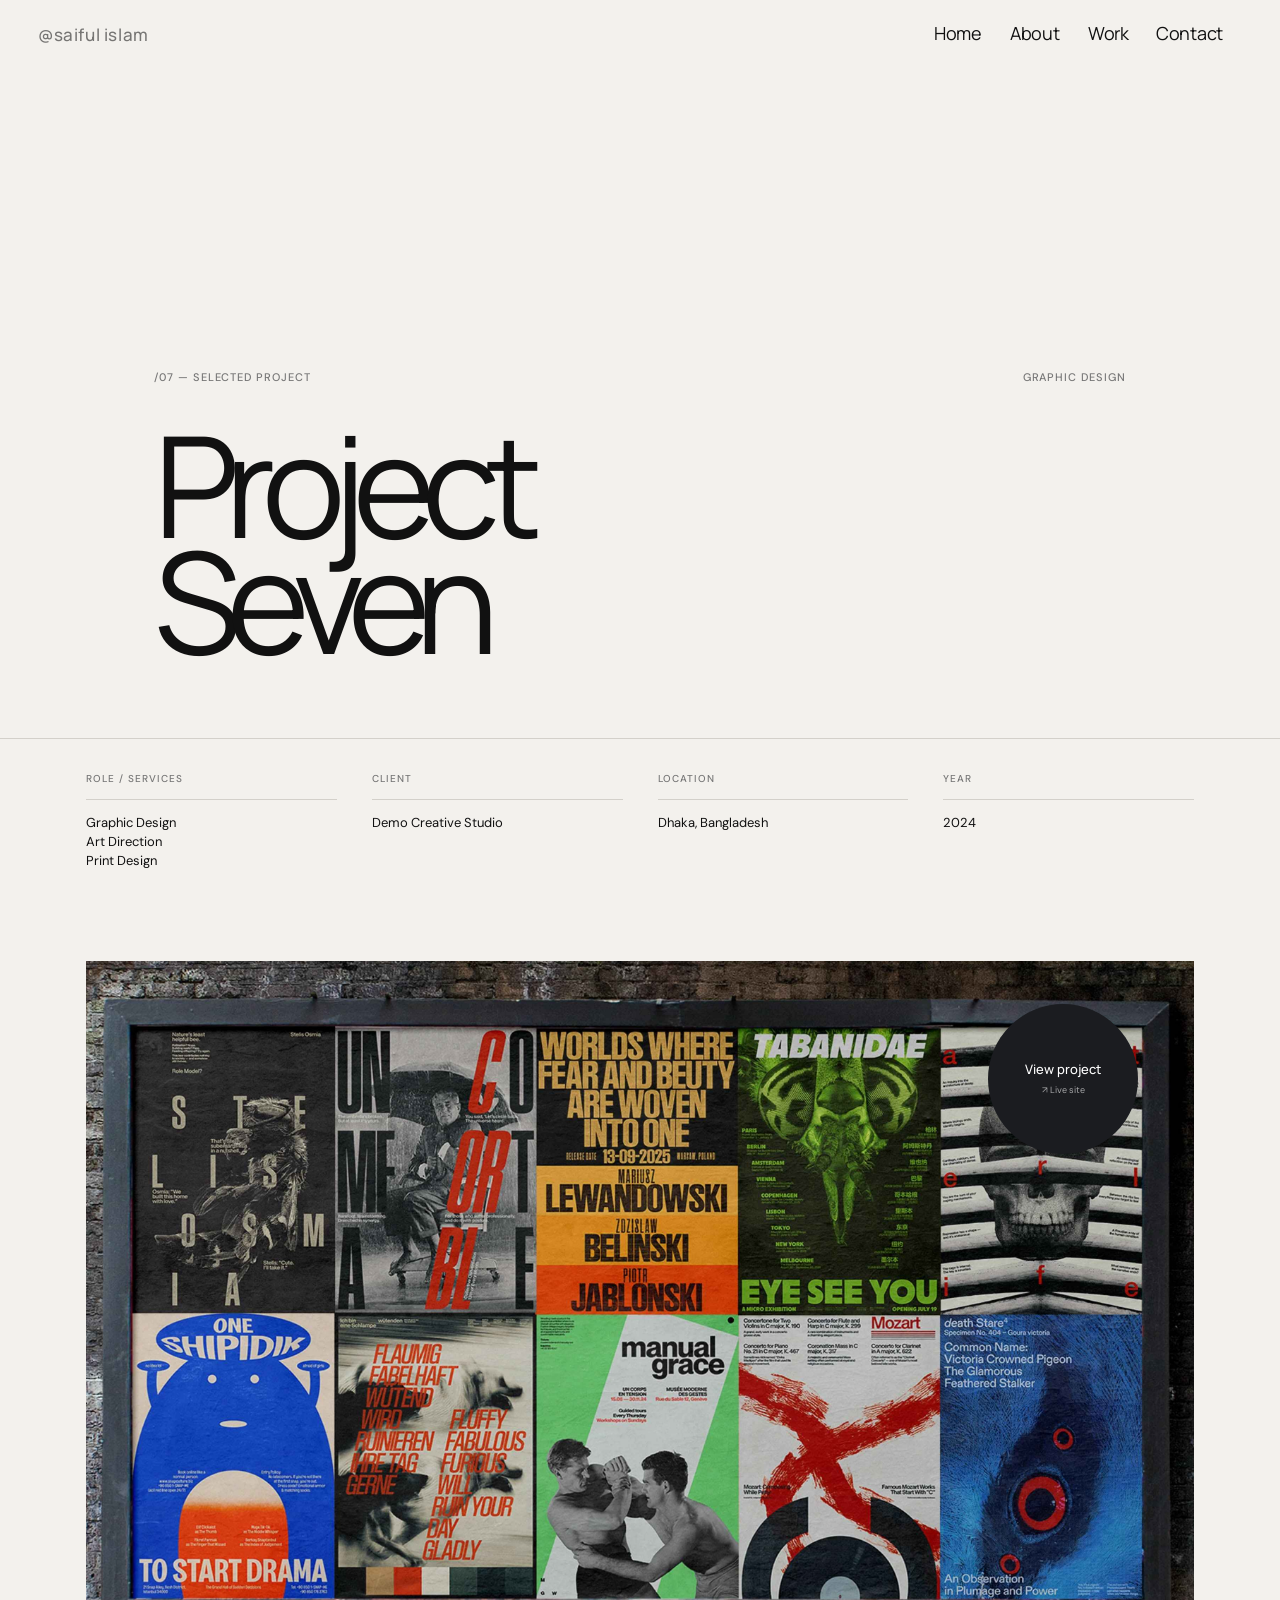
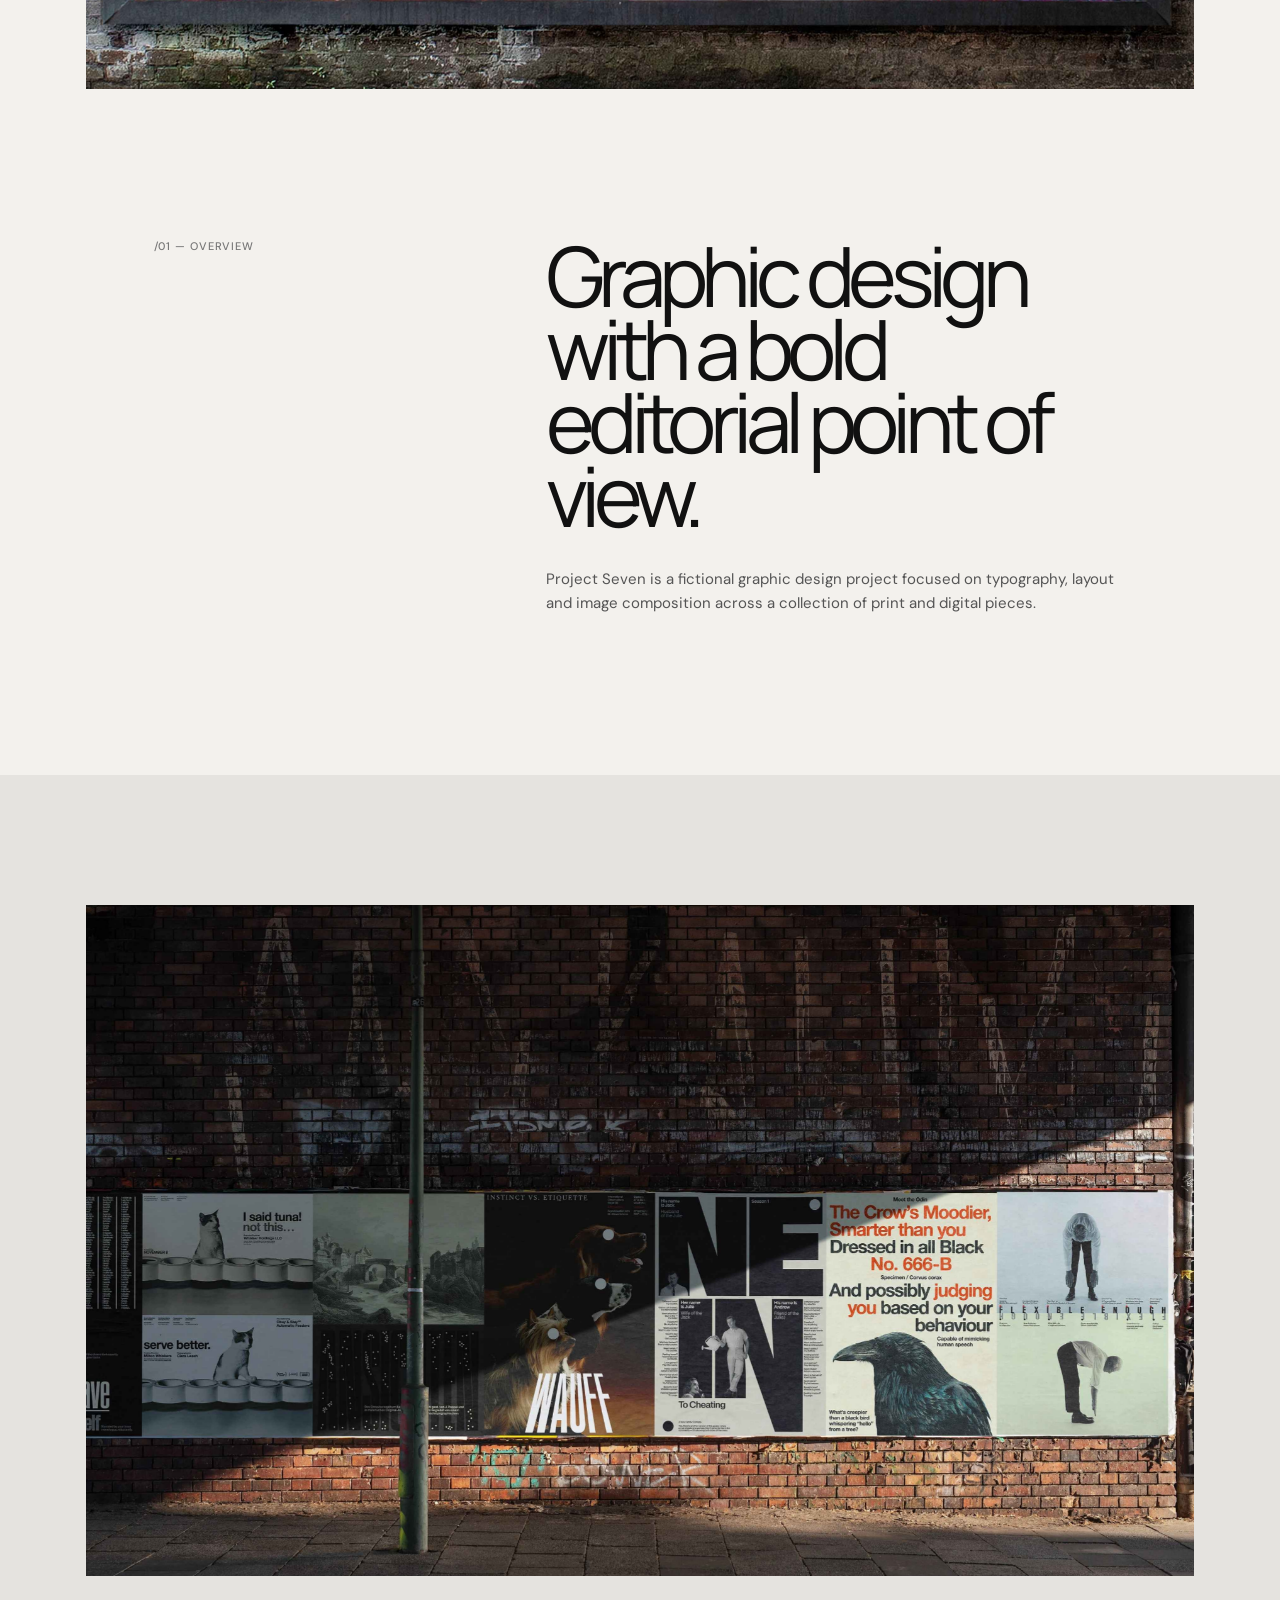
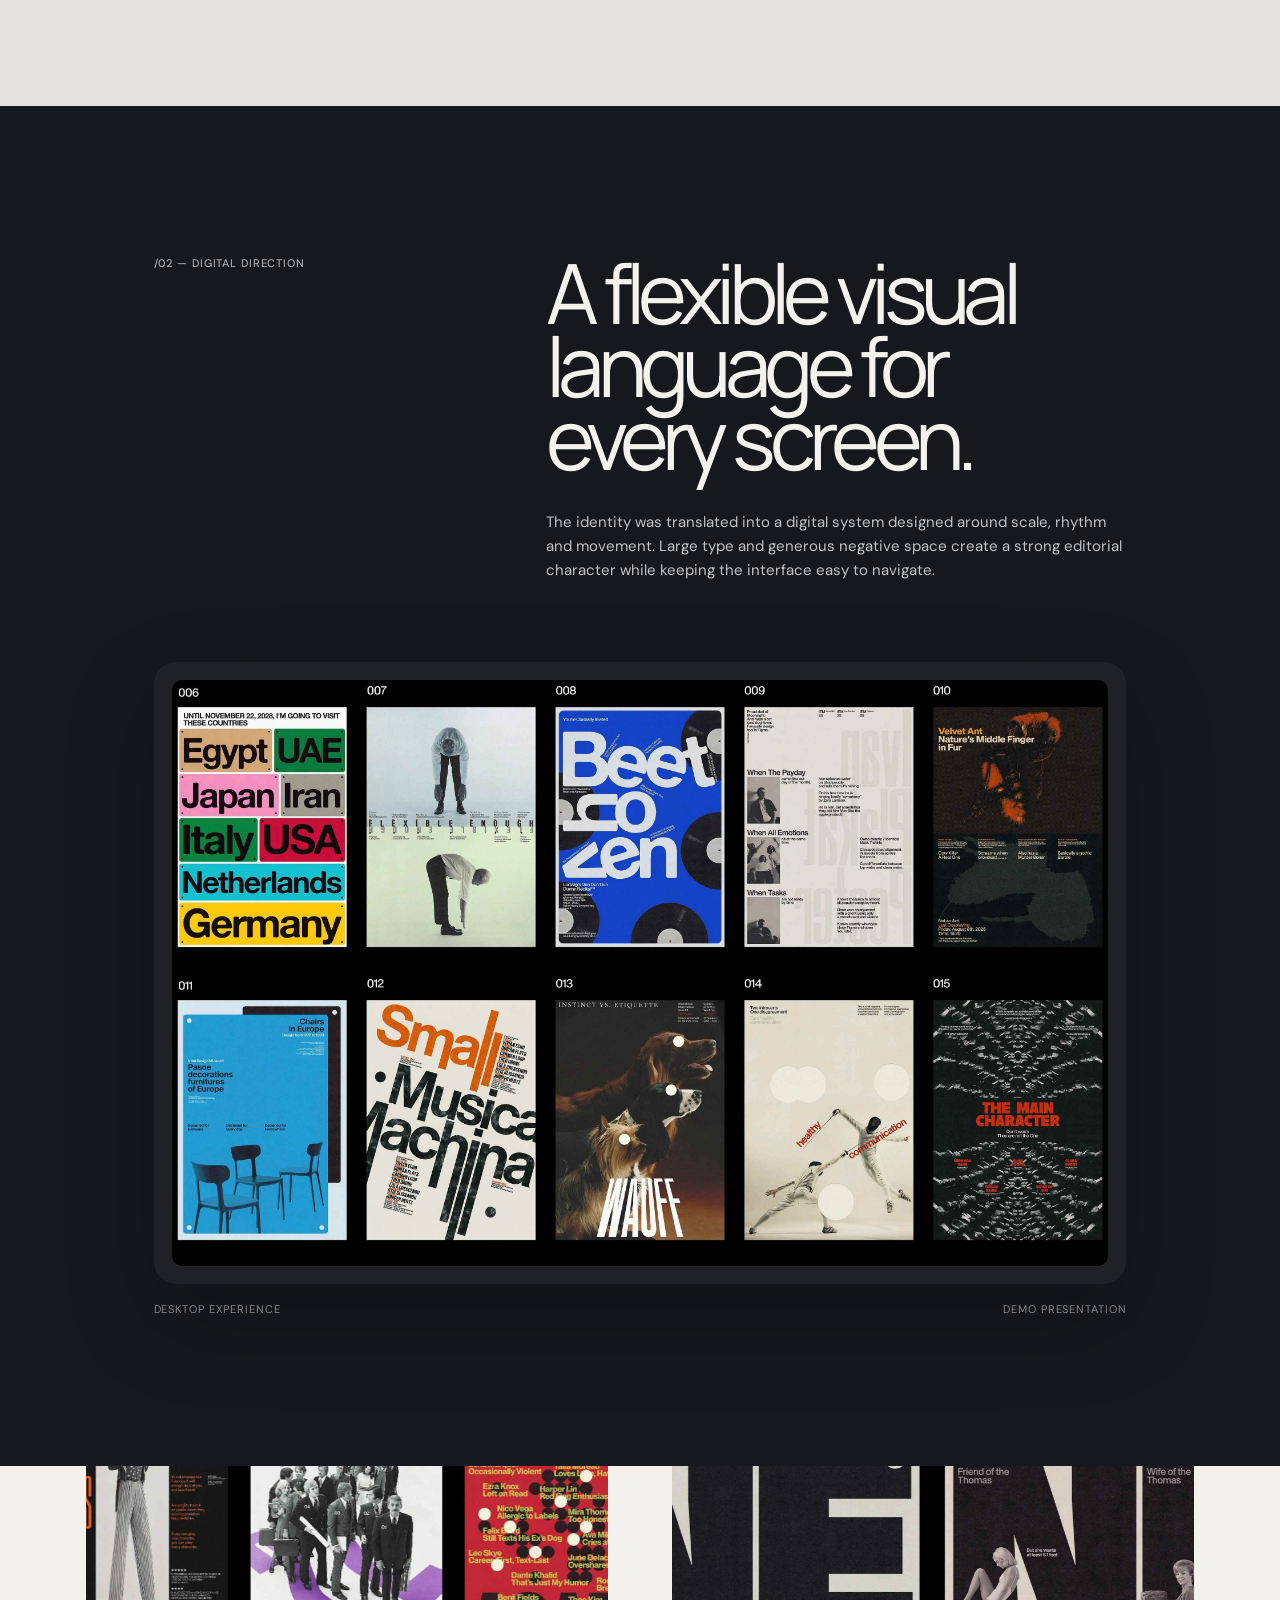
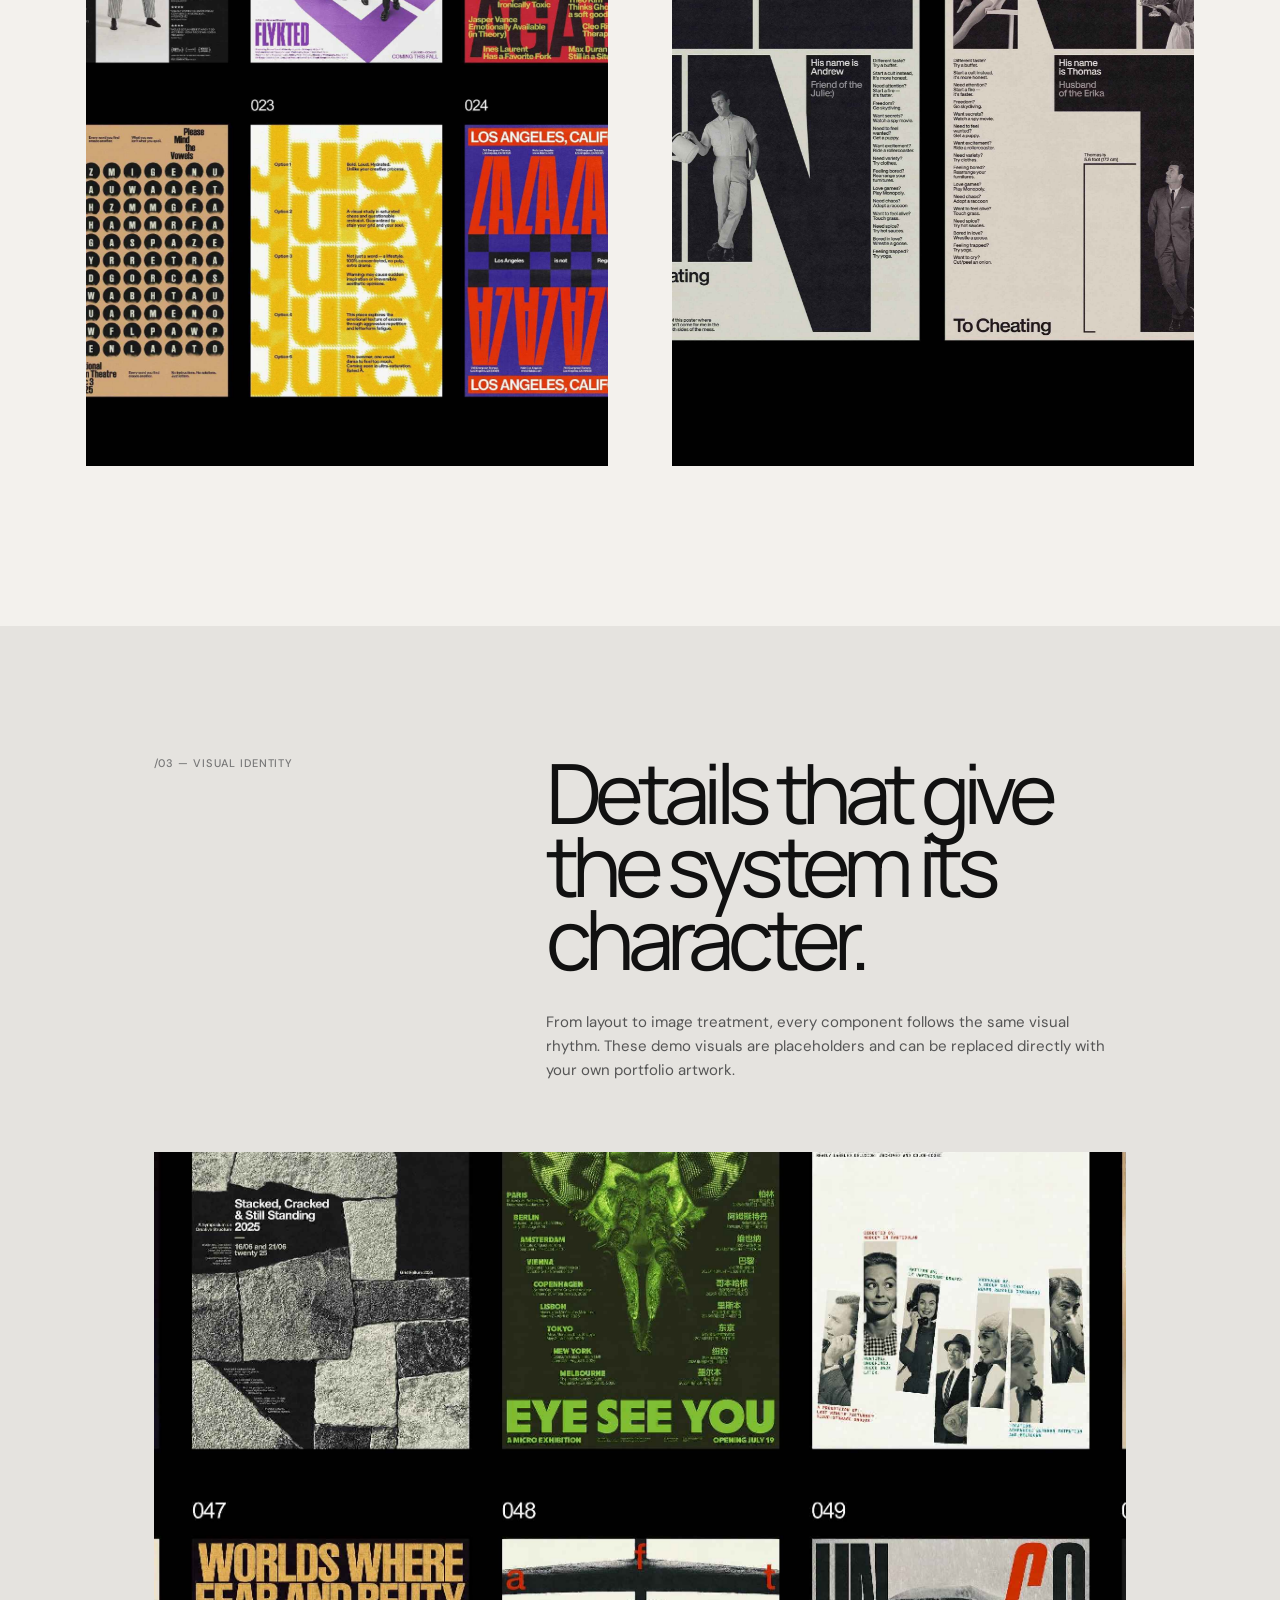
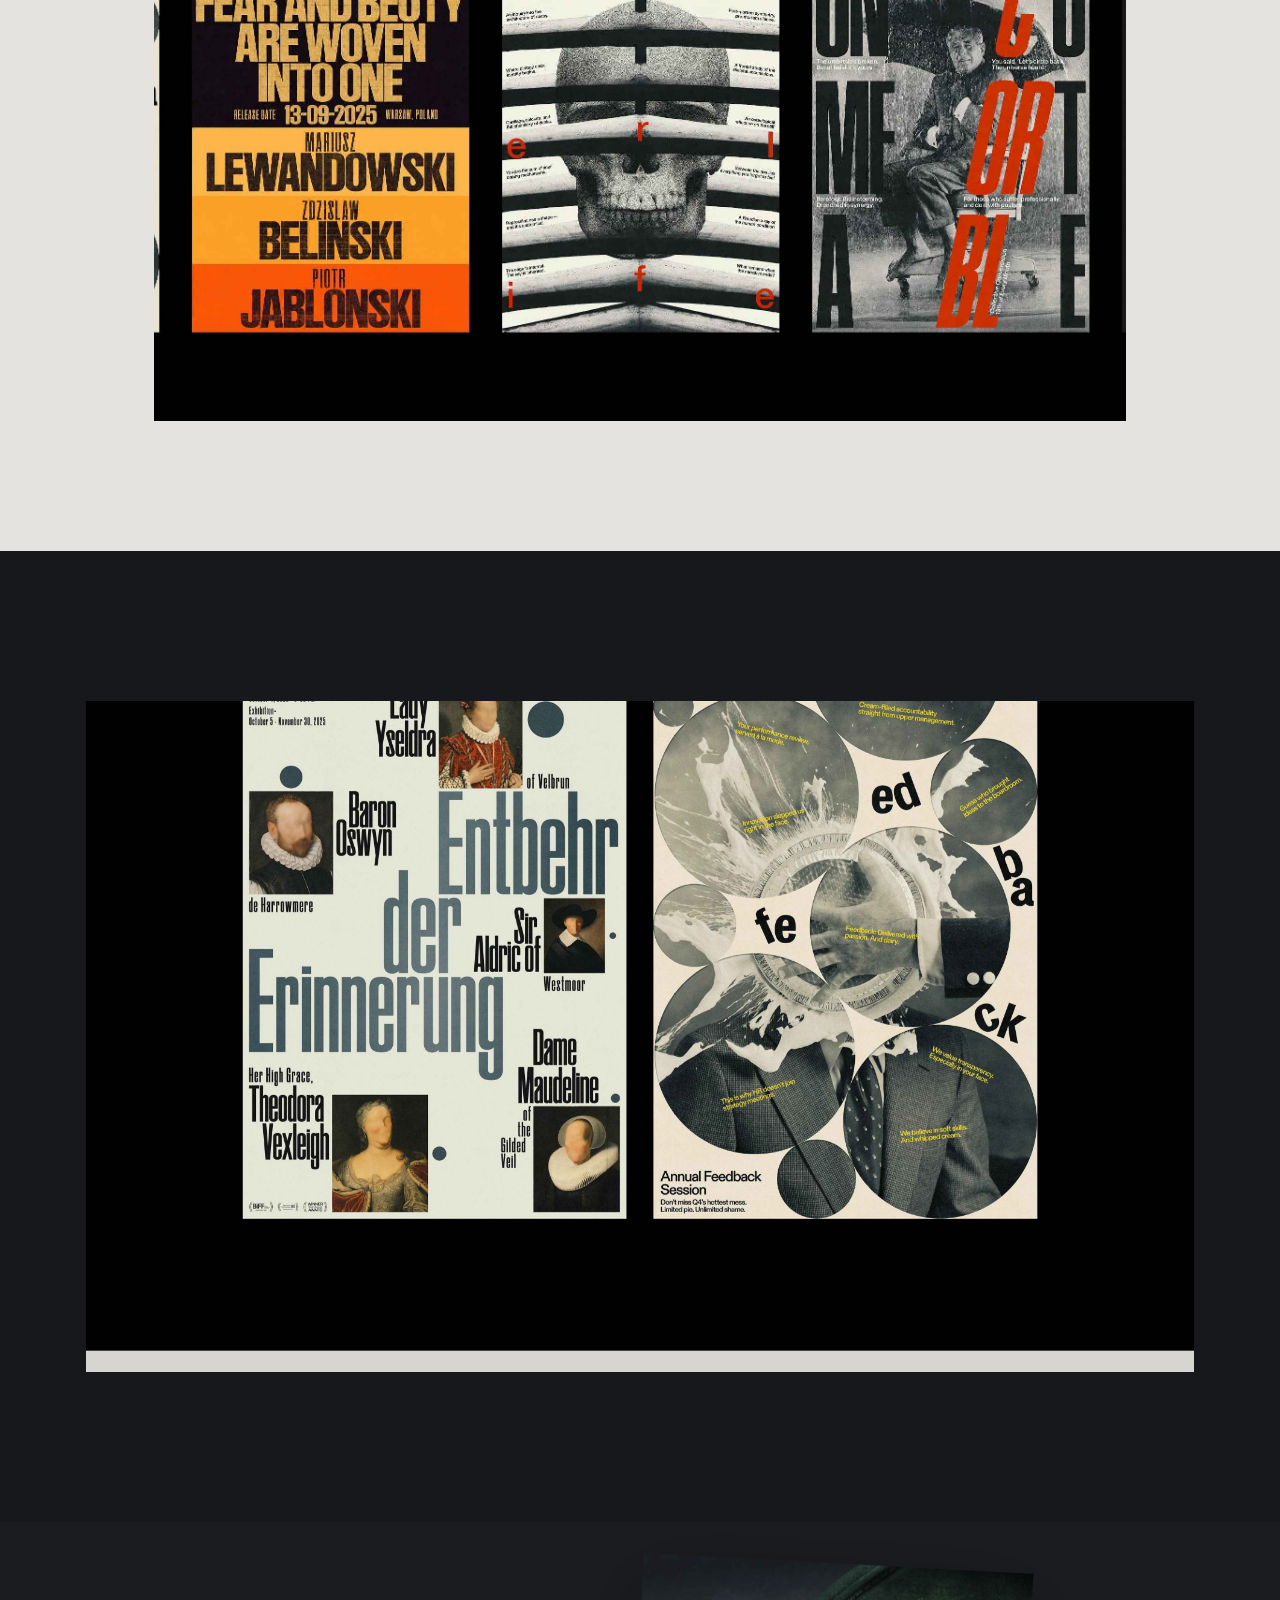
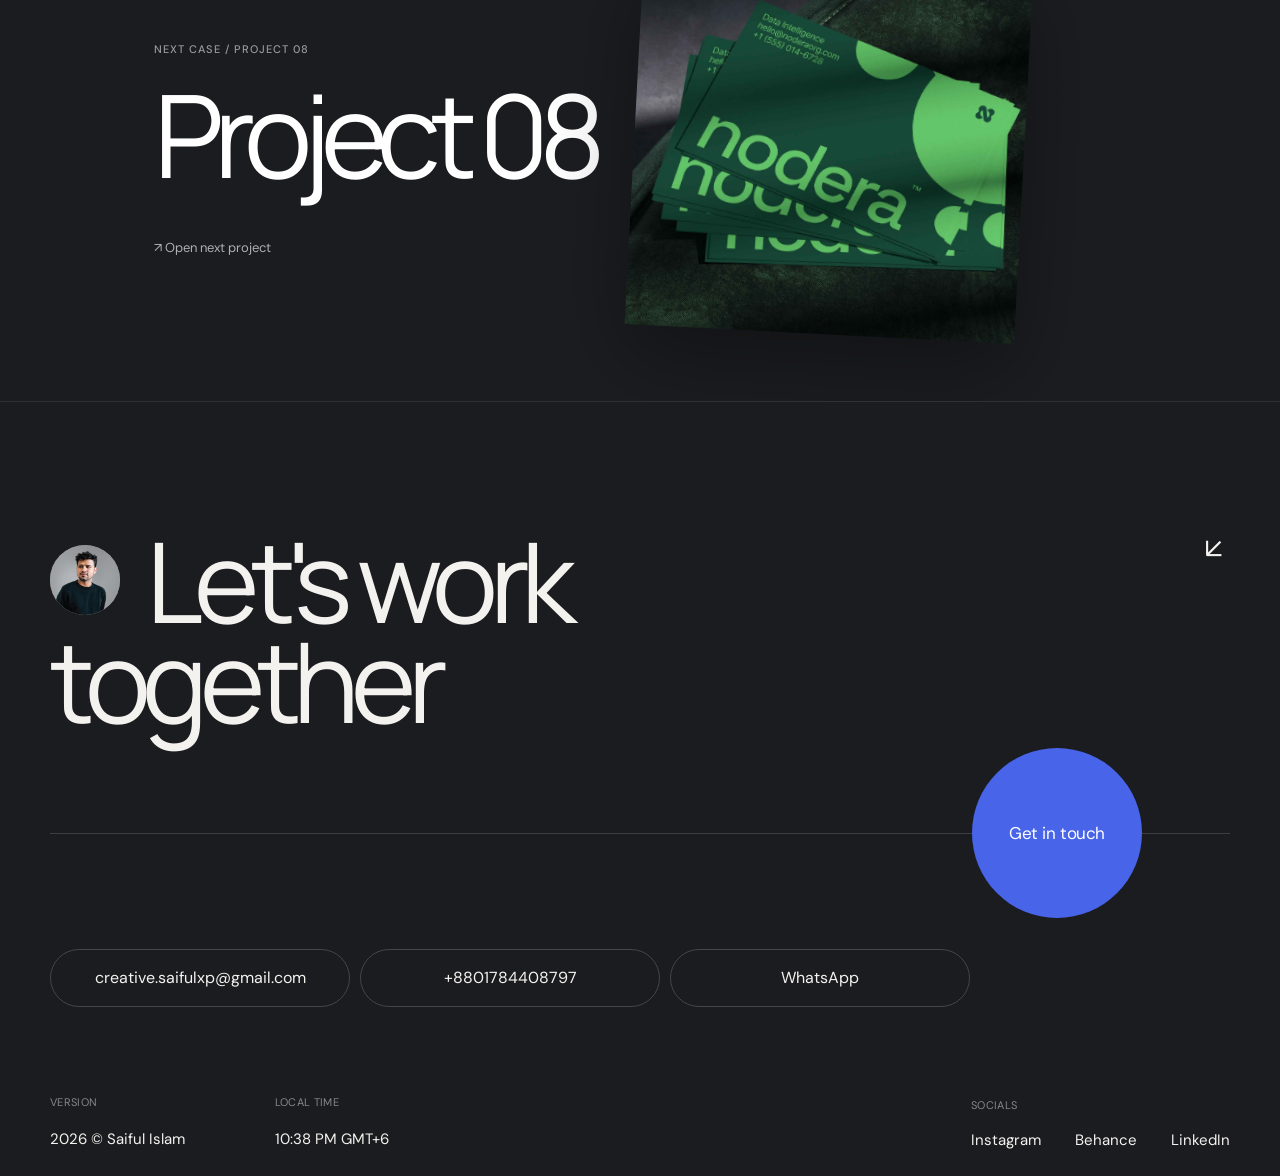
<file: project-07.html>
<!doctype html>
<html lang="en">
<head>
  <meta charset="utf-8" />
  <meta name="viewport" content="width=device-width,initial-scale=1" />
  <meta name="description" content="Project Seven — Saiful Islam, Freelance Graphic Designer." />
  <title>Project Seven — Saiful Islam</title>
  <link rel="preconnect" href="https://fonts.googleapis.com">
  <link rel="preconnect" href="https://fonts.gstatic.com" crossorigin>
  <link href="https://fonts.googleapis.com/css2?family=DM+Sans:wght@400;500&family=Manrope:wght@400;500;600;700&display=swap" rel="stylesheet">
  <link rel="stylesheet" href="style.css" />
  <link rel="stylesheet" href="project.css" />
</head>
<body class="project-page">
  <div class="page-transition page-transition-in" aria-hidden="true">
    <div class="page-transition-shape"></div>
    <div class="page-transition-label"><span>PROJECT 07</span><small>SAIFUL ISLAM</small></div>
  </div>
  <div class="cursor-dot"></div><div class="cursor-ring"></div>

  <header class="nav nav-visible" aria-label="Primary navigation">
    <a class="brand magnetic" href="index.html" data-cursor="view" aria-label="Saiful Islam — Homepage"><span class="brand-copy">@saiful islam</span></a>
    <nav class="nav-links" aria-label="Main navigation">
      <a href="index.html" class="nav-link magnetic" data-cursor="view"><span class="nav-link-text">Home</span></a>
      <a href="about.html" class="nav-link magnetic" data-cursor="view"><span class="nav-link-text">About</span></a>
      <a href="work.html" class="nav-link magnetic is-active" data-cursor="view"><span class="nav-link-text">Work</span></a>
      <a href="contact.html" class="nav-link magnetic" data-cursor="view"><span class="nav-link-text">Contact</span></a>
    </nav>
    <button class="menu magnetic" aria-label="Open menu" aria-expanded="false" data-cursor="view"><span>Menu</span><i></i></button>
  </header>
  <button class="scroll-nav-trigger magnetic" type="button" aria-label="Open navigation" aria-expanded="false" data-cursor="view"><span></span><span></span></button>
  <aside class="scroll-menu" aria-hidden="true"><div class="scroll-menu-backdrop"></div><div class="scroll-menu-panel"><div class="scroll-menu-inner">
    <div class="scroll-menu-heading"><span>NAVIGATION</span></div>
    <nav class="scroll-menu-nav" aria-label="Scroll navigation">
      <a href="index.html" data-scroll-nav-link><i></i><span>Home</span></a>
      <a href="about.html" data-scroll-nav-link><i></i><span>About</span></a>
      <a href="work.html" data-scroll-nav-link class="is-current"><i></i><span>Work</span></a>
      <a href="contact.html" data-scroll-nav-link><i></i><span>Contact</span></a>
    </nav>
    <div class="scroll-menu-socials"><span class="scroll-menu-label">SOCIALS</span><div><a href="#">Instagram</a><a href="#">Behance</a><a href="#">LinkedIn</a></div></div>
  </div></div></aside>
  <div class="menu-overlay" aria-hidden="true"><div class="menu-overlay-inner">
    <div class="menu-overlay-top"><span>Navigation</span><span>Saiful Islam</span></div>
    <nav class="menu-nav" aria-label="Menu">
      <a href="index.html" data-menu-link><small>01</small><span>Home</span></a>
      <a href="about.html" data-menu-link><small>02</small><span>About</span></a>
      <a href="work.html" data-menu-link><small>03</small><span>Work</span></a>
      <a href="contact.html" data-menu-link><small>04</small><span>Contact</span></a>
    </nav>
    <div class="menu-overlay-bottom"><span>FREELANCE GRAPHIC DESIGNER</span><span>© 2024</span></div>
  </div></div>

  <main id="top">
    <header class="project-hero">
      <div class="project-container-medium">
        <div class="project-kicker"><span>/07 — Selected project</span><span>Graphic Design</span></div>
        <h1 class="project-title"><span>Project</span><span>Seven</span></h1>
      </div>
    </header>

    <section class="project-intro">
      <div class="project-container">
        <div class="project-info">
          <div class="project-info-block"><h5>Role / Services</h5><div class="rule"></div><p>Graphic Design<br>Art Direction<br>Print Design</p></div>
          <div class="project-info-block"><h5>Client</h5><div class="rule"></div><p>Demo Creative Studio</p></div>
          <div class="project-info-block"><h5>Location</h5><div class="rule"></div><p>Dhaka, Bangladesh</p></div>
          <div class="project-info-block"><h5>Year</h5><div class="rule"></div><p>2024</p></div>
        </div>
      </div>
    </section>

    <section class="project-hero-image-section">
      <div class="project-container">
        <div class="project-image-wrap">
          <img src="assets/projects/project-07/project-07-01.jpg" alt="Project One hero demo image">
          <div class="project-image-overlay"></div>
          <a class="project-live magnetic" href="#" data-cursor="view"><span>View project<br><small>↗ Live site</small></span></a>
        </div>
      </div>
    </section>

    <section class="project-section">
      <div class="project-container-medium">
        <div class="project-copy-grid">
          <div class="project-label">/01 — Overview</div>
          <div class="project-copy"><h2>Graphic design with a bold editorial point of view.</h2><p>Project Seven is a fictional graphic design project focused on typography, layout and image composition across a collection of print and digital pieces.</p></div>
        </div>
      </div>
    </section>

    <section class="project-section light">
      <div class="project-container">
        <div class="project-full-image"><img src="assets/projects/project-07/project-07-02.jpg" alt="Project One visual demo 01"></div>
      </div>
    </section>

    <section class="project-section dark">
      <div class="project-container-medium">
        <div class="project-copy-grid">
          <div class="project-label">/02 — Digital direction</div>
          <div class="project-copy"><h2>A flexible visual language for every screen.</h2><p>The identity was translated into a digital system designed around scale, rhythm and movement. Large type and generous negative space create a strong editorial character while keeping the interface easy to navigate.</p></div>
        </div>
        <div style="height:80px"></div>
        <div class="project-device">
          <div class="project-device-frame"><div class="project-device-screen"><img src="assets/projects/project-07/project-07-03.jpg" alt="Project One website demo"></div></div>
          <div class="project-device-caption"><span>Desktop experience</span><span>Demo presentation</span></div>
        </div>
      </div>
    </section>

    <section class="project-section">
      <div class="project-container">
        <div class="project-pair">
          <div class="project-full-image"><img src="assets/projects/project-07/project-07-04.jpg" alt="Project One visual demo 02"></div>
          <div class="project-full-image"><img src="assets/projects/project-07/project-07-05.jpg" alt="Project One visual demo 03"></div>
        </div>
      </div>
    </section>

    <section class="project-section light">
      <div class="project-container-medium">
        <div class="project-copy-grid">
          <div class="project-label">/03 — Visual identity</div>
          <div class="project-copy"><h2>Details that give the system its character.</h2><p>From layout to image treatment, every component follows the same visual rhythm. These demo visuals are placeholders and can be replaced directly with your own portfolio artwork.</p></div>
        </div>
        <div style="height:70px"></div>
        <div class="project-full-image tall"><img src="assets/projects/project-07/project-07-06.jpg" alt="Project One visual identity demo"></div>
      </div>
    </section>

    <section class="project-section dark">
      <div class="project-container">
        <div class="project-full-image"><img src="assets/projects/project-07/project-07-07.jpg" alt="Project One final demo image"></div>
      </div>
    </section>

    <section class="project-next">
      <div class="project-container-medium">
        <a class="project-next-link magnetic" href="project-08.html" data-cursor="view">
          <div class="project-next-kicker">Next case / Project 08</div>
          <h2>Project 08</h2>
          <div class="project-next-arrow">↗ Open next project</div>
          <div class="project-next-image"><img src="assets/projects/project-08/project-08-01.jpg" alt="Project 08 demo image"></div>
        </a>
      </div>
    </section>
    <section class="contact-footer" id="contact">
      <div class="contact-footer-inner">
        <div class="contact-heading-row"><div class="contact-arrow reveal">↙</div><h2 class="contact-heading reveal-up"><span><span class="contact-avatar"><img src="assets/footer-profile.jpg" alt="Saiful Islam" loading="lazy"></span> Let's work</span><span>together</span></h2></div>
        <div class="contact-action-row"><div class="contact-action-col"><div class="contact-rule"></div><a class="contact-circle magnetic" href="mailto:creative.saifulxp@gmail.com" data-cursor="view" aria-label="Get in touch with Saiful Islam"><span>Get in touch</span></a></div></div>
        <div class="contact-details-row"><div class="contact-pills"><a class="contact-pill magnetic" href="mailto:creative.saifulxp@gmail.com" data-cursor="view">creative.saifulxp@gmail.com</a><a class="contact-pill magnetic" href="tel:+8801784408797" data-cursor="view">+8801784408797</a><a class="contact-pill magnetic" href="https://wa.me/8801784408797" target="_blank" rel="noopener" data-cursor="view">WhatsApp</a></div></div>
        <div class="contact-bottom"><div class="contact-meta-group"><div class="contact-meta"><h5>Version</h5><p>2026 © Saiful Islam</p></div><div class="contact-meta"><h5>Local time</h5><p><span id="footerTime">--:-- -- GMT+6</span></p></div></div><div class="contact-socials"><h5>Socials</h5><div class="contact-social-links"><a href="#" class="magnetic">Instagram</a><a href="#" class="magnetic">Behance</a><a href="#" class="magnetic">LinkedIn</a></div></div></div>
      </div>
    </section>
  </main>

  <script src="script.js"></script>
  <script>
  (() => {
    const transition = document.querySelector('.page-transition.page-transition-in');
    if (transition) {
      const reveal = () => { requestAnimationFrame(() => transition.classList.add('is-ready')); setTimeout(() => transition.remove(), 1250); };
      if (document.readyState === 'complete') reveal(); else window.addEventListener('load', reveal, {once:true});
    }
  })();

  // V87 project navigation: reuse the portfolio's circular transition language.
  (() => {
    const transition = document.querySelector('.page-transition');
    if (!transition) return;
    const title = transition.querySelector('.page-transition-label span');
    const name = transition.querySelector('.page-transition-label small');
    document.querySelectorAll('a[href="work.html"],a[href="index.html"],a[href="about.html"]').forEach(link => {
      link.addEventListener('click', e => {
        if (matchMedia('(prefers-reduced-motion: reduce)').matches) return;
        const href = link.getAttribute('href'); if(!href) return;
        e.preventDefault();
        if(title) title.textContent = href === 'work.html' ? 'WORK' : (href === 'about.html' ? 'ABOUT' : 'HOME');
        if(name) name.textContent = 'SAIFUL ISLAM';
        transition.classList.remove('page-transition-in','is-ready'); transition.classList.add('is-active'); document.body.classList.add('page-transitioning');
        setTimeout(() => window.location.href = href, 1050);
      });
    });
  })();

  // Gentle scroll parallax for the case-study images.
  (() => {
    if(matchMedia('(prefers-reduced-motion: reduce)').matches) return;
    const images = document.querySelectorAll('.project-image-wrap img,.project-full-image img');
    const update = () => {
      images.forEach(img => { const r=img.parentElement.getBoundingClientRect(); const p=(innerHeight/2-(r.top+r.height/2))/innerHeight; img.style.transform=`translate3d(0,${p*18}px,0) scale(1.045)`; });
      requestAnimationFrame(update);
    };
    requestAnimationFrame(update);
  })();
  </script>
</body>
</html>
</file>
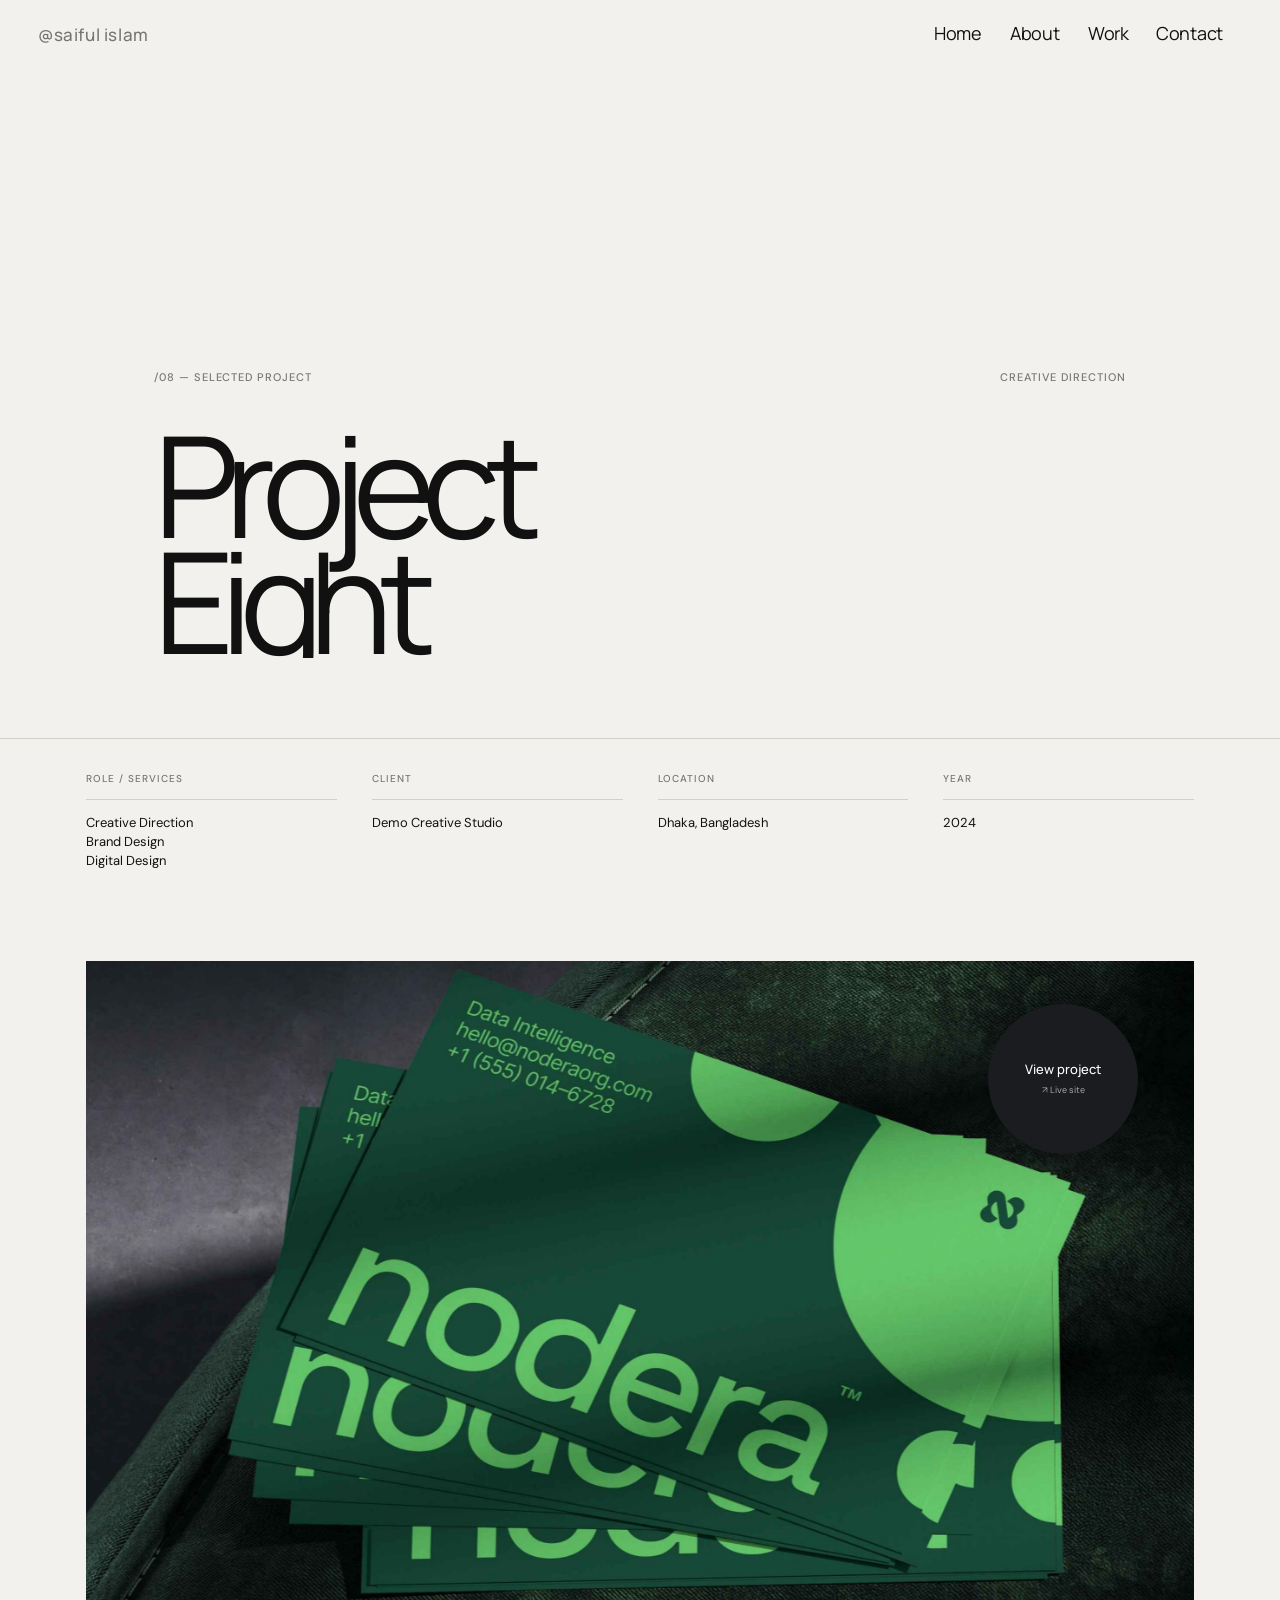
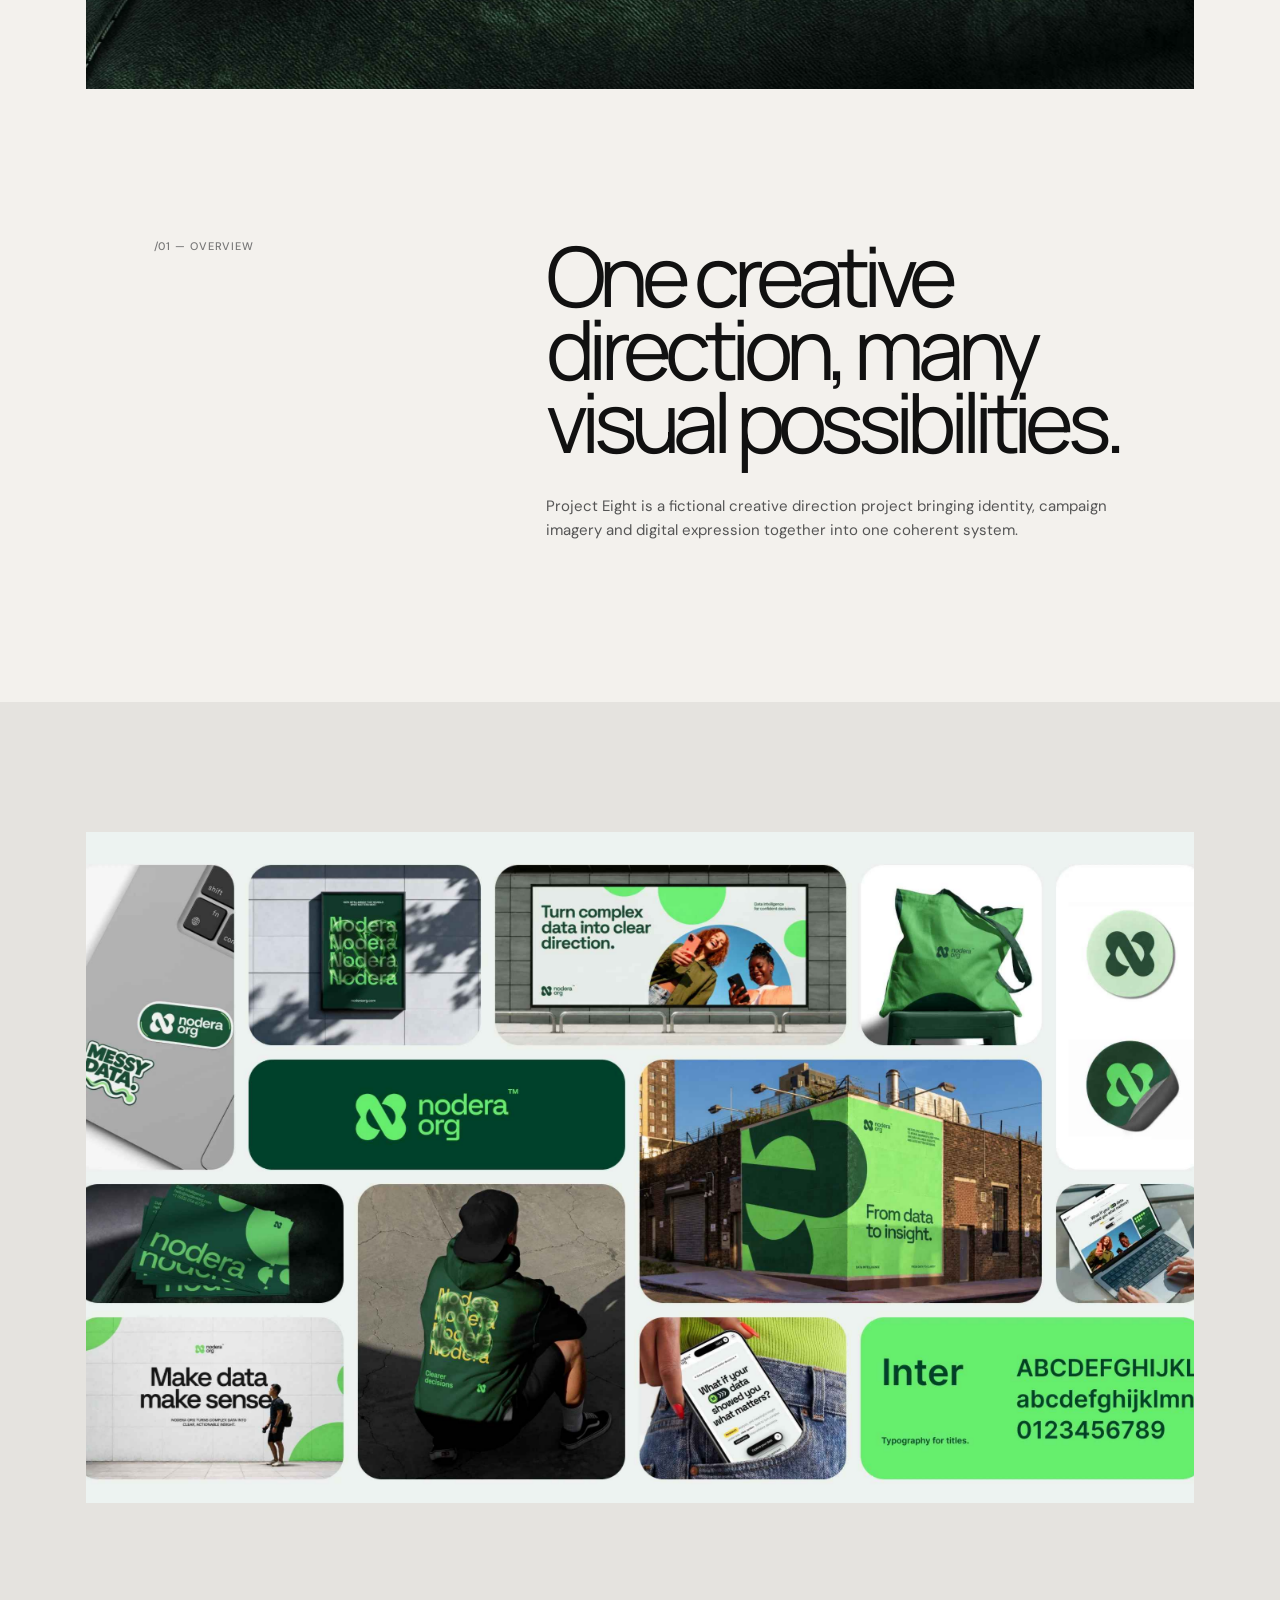
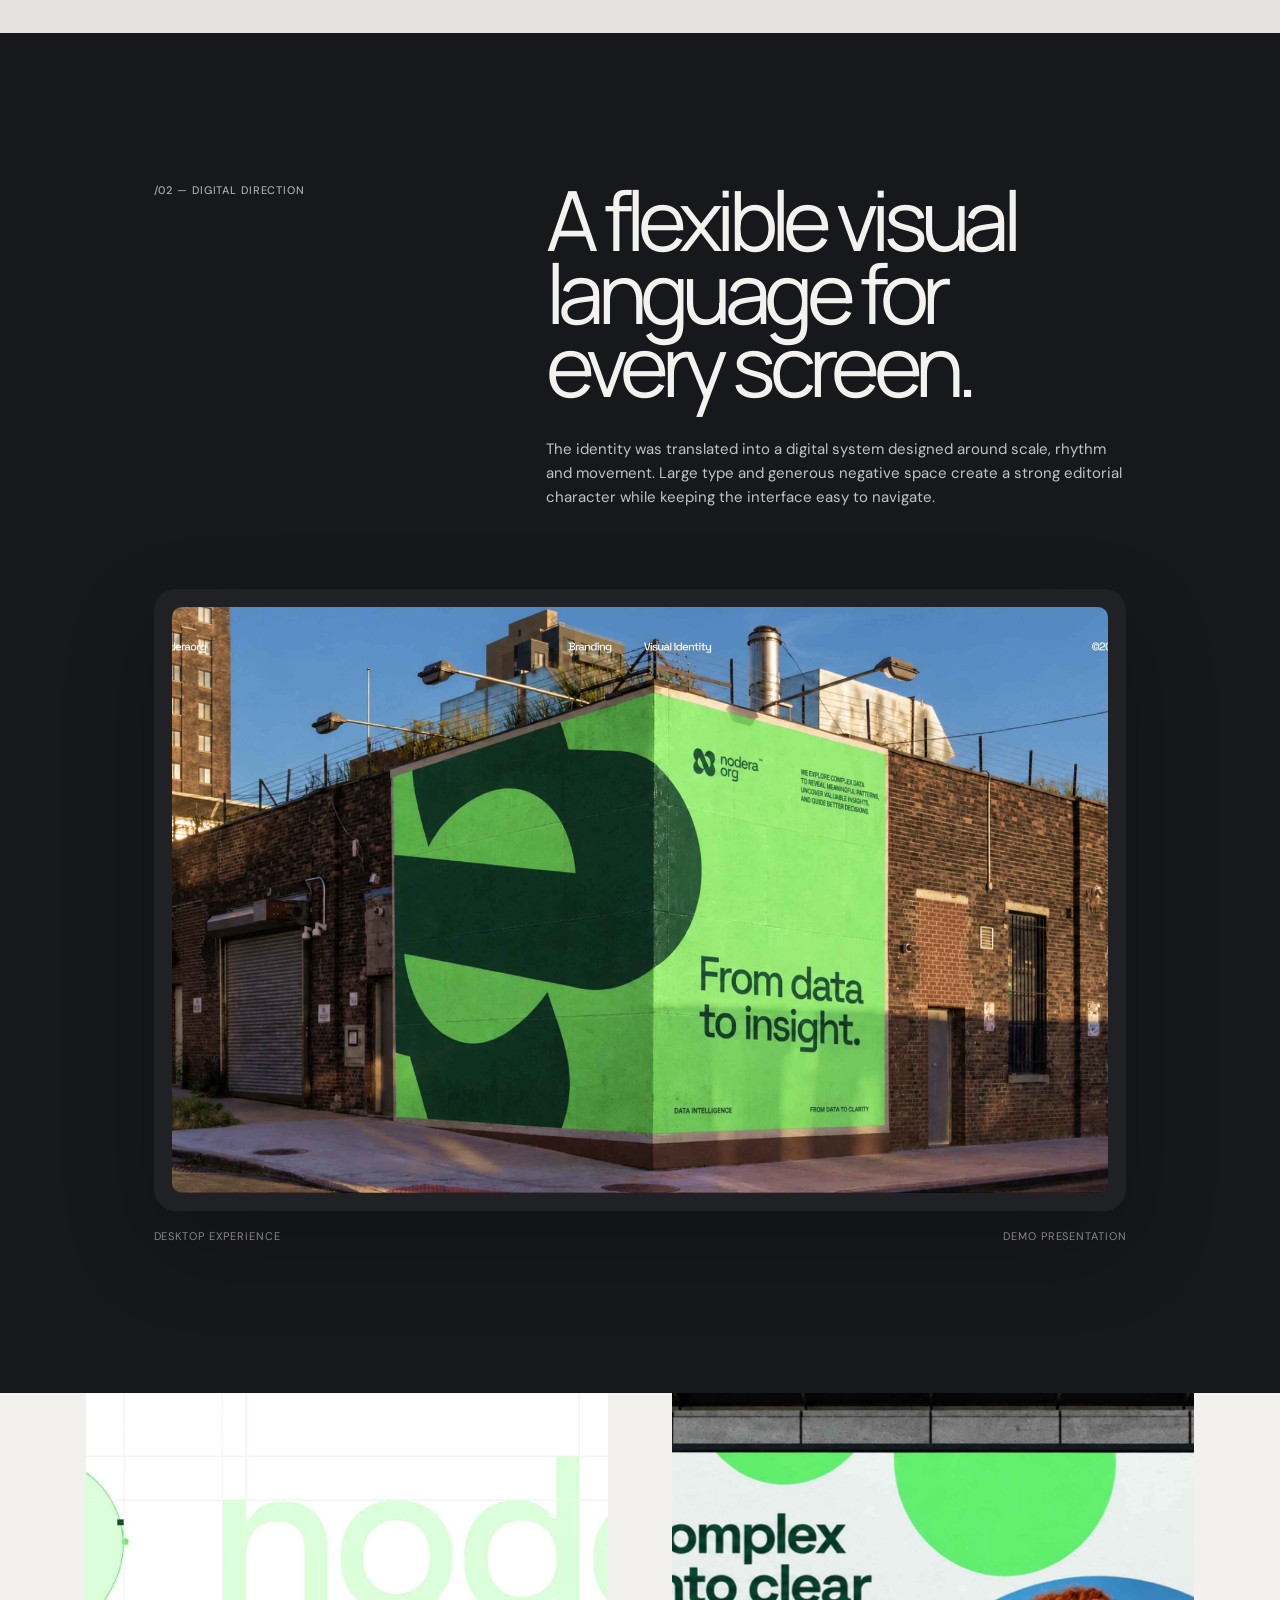
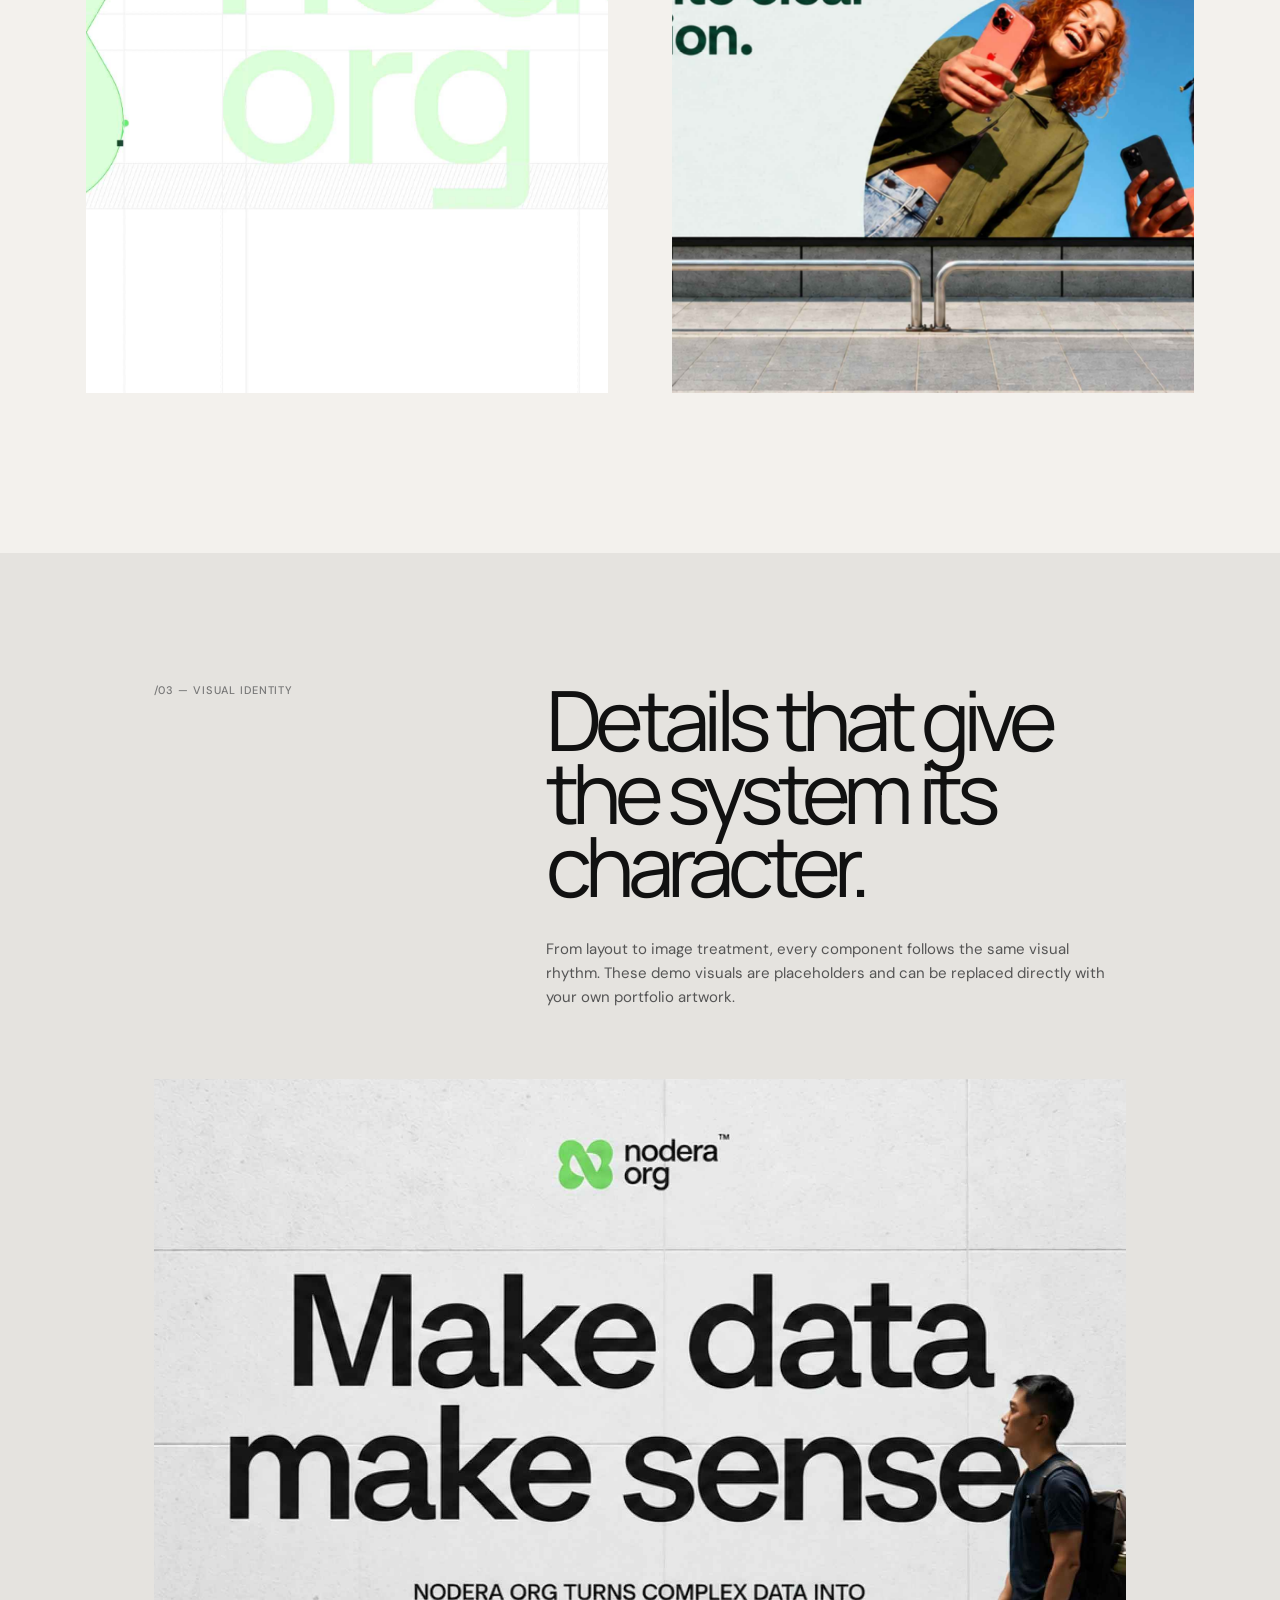
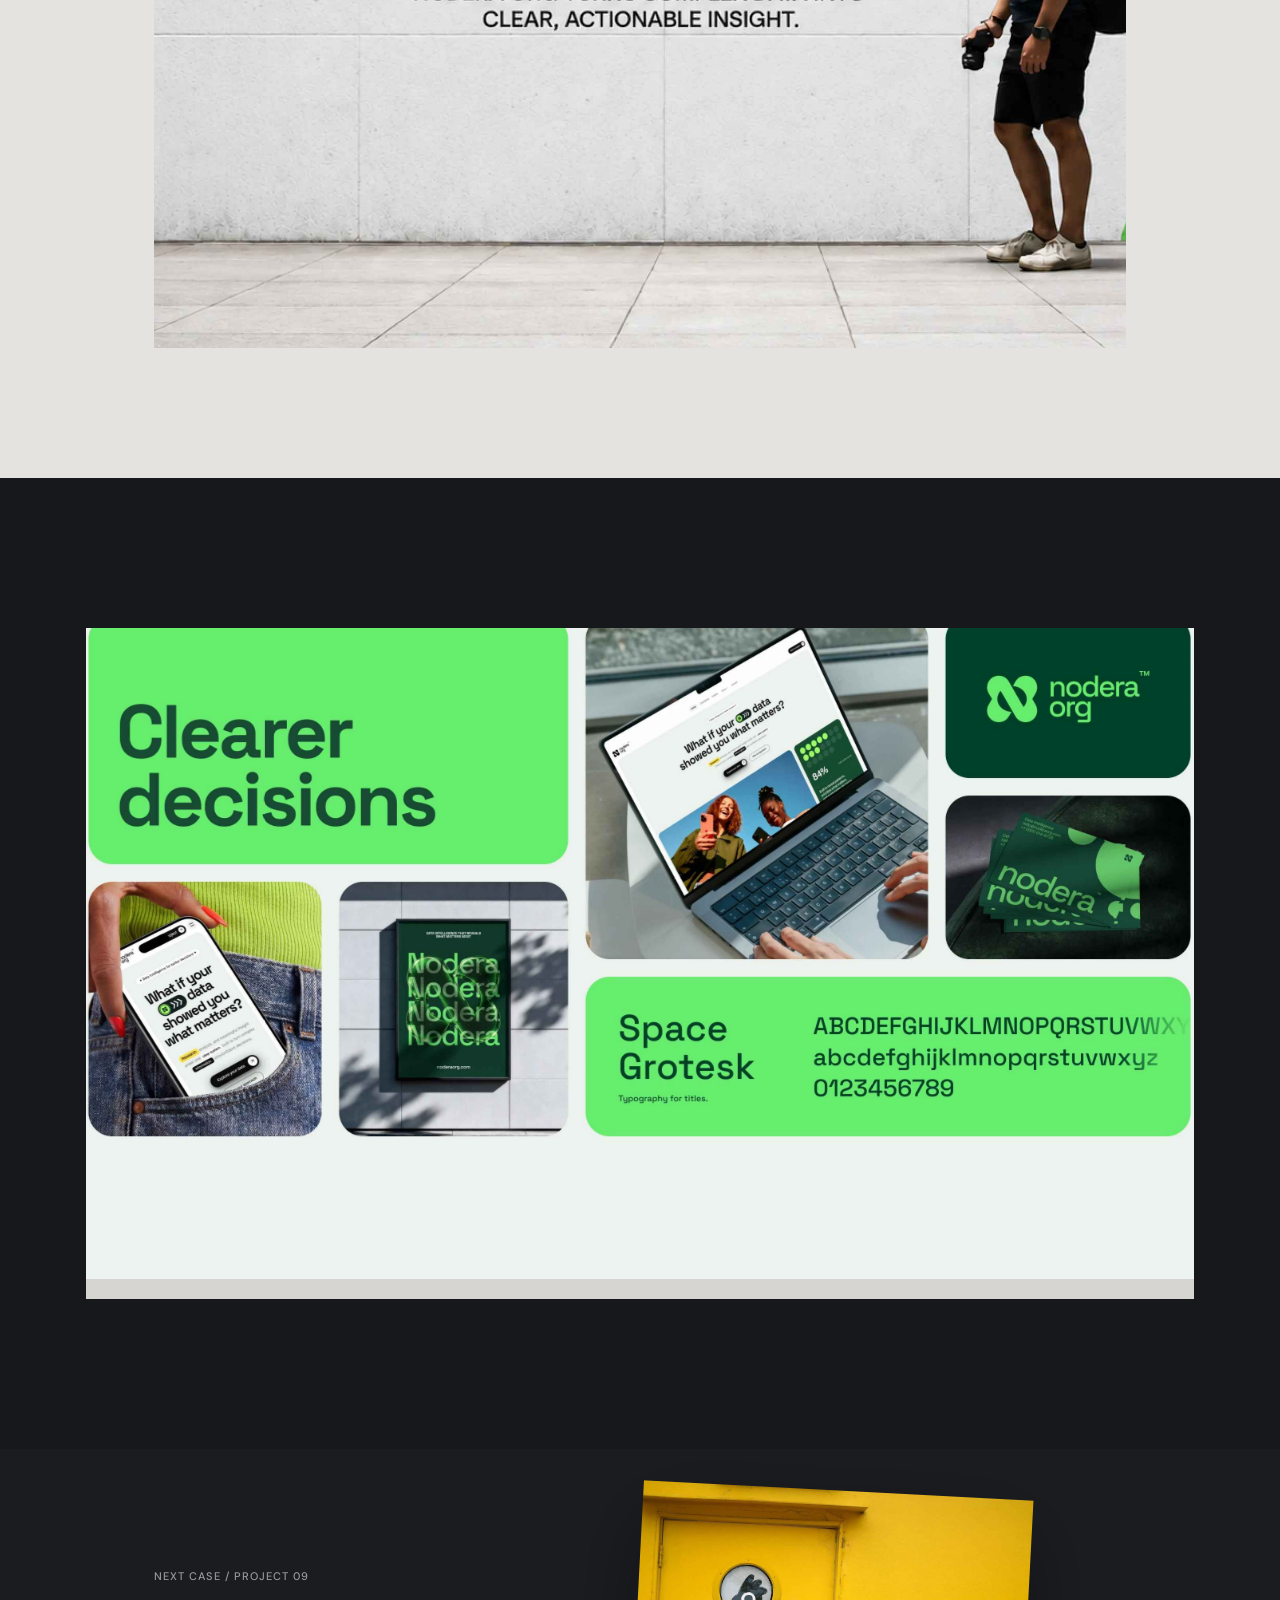
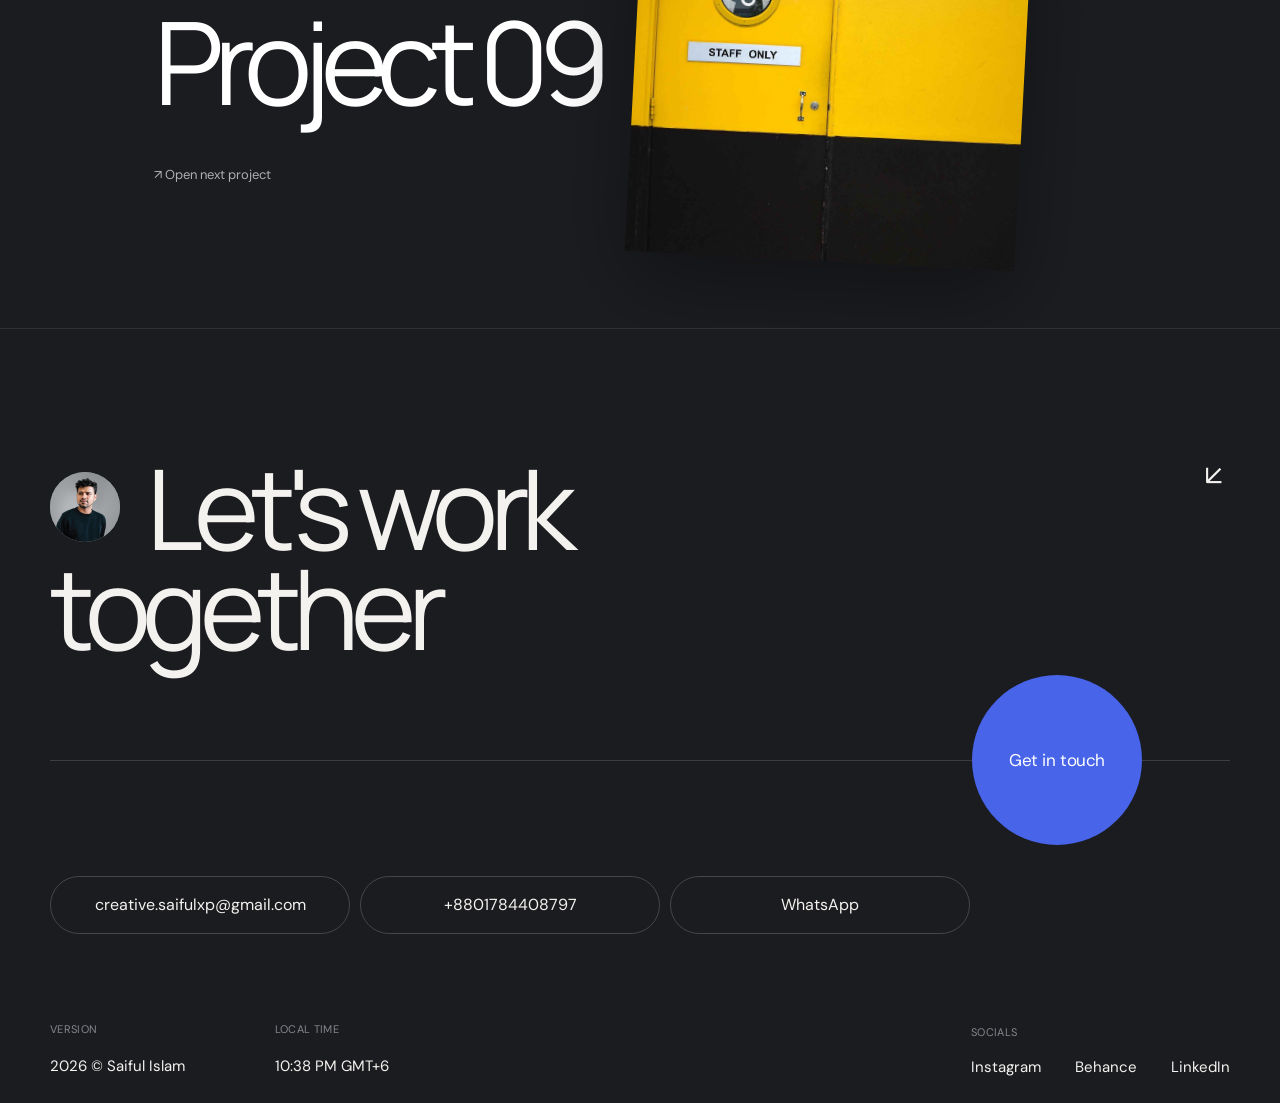
<file: project-08.html>
<!doctype html>
<html lang="en">
<head>
  <meta charset="utf-8" />
  <meta name="viewport" content="width=device-width,initial-scale=1" />
  <meta name="description" content="Project Eight — Saiful Islam, Freelance Graphic Designer." />
  <title>Project Eight — Saiful Islam</title>
  <link rel="preconnect" href="https://fonts.googleapis.com">
  <link rel="preconnect" href="https://fonts.gstatic.com" crossorigin>
  <link href="https://fonts.googleapis.com/css2?family=DM+Sans:wght@400;500&family=Manrope:wght@400;500;600;700&display=swap" rel="stylesheet">
  <link rel="stylesheet" href="style.css" />
  <link rel="stylesheet" href="project.css" />
</head>
<body class="project-page">
  <div class="page-transition page-transition-in" aria-hidden="true">
    <div class="page-transition-shape"></div>
    <div class="page-transition-label"><span>PROJECT 08</span><small>SAIFUL ISLAM</small></div>
  </div>
  <div class="cursor-dot"></div><div class="cursor-ring"></div>

  <header class="nav nav-visible" aria-label="Primary navigation">
    <a class="brand magnetic" href="index.html" data-cursor="view" aria-label="Saiful Islam — Homepage"><span class="brand-copy">@saiful islam</span></a>
    <nav class="nav-links" aria-label="Main navigation">
      <a href="index.html" class="nav-link magnetic" data-cursor="view"><span class="nav-link-text">Home</span></a>
      <a href="about.html" class="nav-link magnetic" data-cursor="view"><span class="nav-link-text">About</span></a>
      <a href="work.html" class="nav-link magnetic is-active" data-cursor="view"><span class="nav-link-text">Work</span></a>
      <a href="contact.html" class="nav-link magnetic" data-cursor="view"><span class="nav-link-text">Contact</span></a>
    </nav>
    <button class="menu magnetic" aria-label="Open menu" aria-expanded="false" data-cursor="view"><span>Menu</span><i></i></button>
  </header>
  <button class="scroll-nav-trigger magnetic" type="button" aria-label="Open navigation" aria-expanded="false" data-cursor="view"><span></span><span></span></button>
  <aside class="scroll-menu" aria-hidden="true"><div class="scroll-menu-backdrop"></div><div class="scroll-menu-panel"><div class="scroll-menu-inner">
    <div class="scroll-menu-heading"><span>NAVIGATION</span></div>
    <nav class="scroll-menu-nav" aria-label="Scroll navigation">
      <a href="index.html" data-scroll-nav-link><i></i><span>Home</span></a>
      <a href="about.html" data-scroll-nav-link><i></i><span>About</span></a>
      <a href="work.html" data-scroll-nav-link class="is-current"><i></i><span>Work</span></a>
      <a href="contact.html" data-scroll-nav-link><i></i><span>Contact</span></a>
    </nav>
    <div class="scroll-menu-socials"><span class="scroll-menu-label">SOCIALS</span><div><a href="#">Instagram</a><a href="#">Behance</a><a href="#">LinkedIn</a></div></div>
  </div></div></aside>
  <div class="menu-overlay" aria-hidden="true"><div class="menu-overlay-inner">
    <div class="menu-overlay-top"><span>Navigation</span><span>Saiful Islam</span></div>
    <nav class="menu-nav" aria-label="Menu">
      <a href="index.html" data-menu-link><small>01</small><span>Home</span></a>
      <a href="about.html" data-menu-link><small>02</small><span>About</span></a>
      <a href="work.html" data-menu-link><small>03</small><span>Work</span></a>
      <a href="contact.html" data-menu-link><small>04</small><span>Contact</span></a>
    </nav>
    <div class="menu-overlay-bottom"><span>FREELANCE GRAPHIC DESIGNER</span><span>© 2024</span></div>
  </div></div>

  <main id="top">
    <header class="project-hero">
      <div class="project-container-medium">
        <div class="project-kicker"><span>/08 — Selected project</span><span>Creative Direction</span></div>
        <h1 class="project-title"><span>Project</span><span>Eight</span></h1>
      </div>
    </header>

    <section class="project-intro">
      <div class="project-container">
        <div class="project-info">
          <div class="project-info-block"><h5>Role / Services</h5><div class="rule"></div><p>Creative Direction<br>Brand Design<br>Digital Design</p></div>
          <div class="project-info-block"><h5>Client</h5><div class="rule"></div><p>Demo Creative Studio</p></div>
          <div class="project-info-block"><h5>Location</h5><div class="rule"></div><p>Dhaka, Bangladesh</p></div>
          <div class="project-info-block"><h5>Year</h5><div class="rule"></div><p>2024</p></div>
        </div>
      </div>
    </section>

    <section class="project-hero-image-section">
      <div class="project-container">
        <div class="project-image-wrap">
          <img src="assets/projects/project-08/project-08-01.jpg" alt="Project One hero demo image">
          <div class="project-image-overlay"></div>
          <a class="project-live magnetic" href="#" data-cursor="view"><span>View project<br><small>↗ Live site</small></span></a>
        </div>
      </div>
    </section>

    <section class="project-section">
      <div class="project-container-medium">
        <div class="project-copy-grid">
          <div class="project-label">/01 — Overview</div>
          <div class="project-copy"><h2>One creative direction, many visual possibilities.</h2><p>Project Eight is a fictional creative direction project bringing identity, campaign imagery and digital expression together into one coherent system.</p></div>
        </div>
      </div>
    </section>

    <section class="project-section light">
      <div class="project-container">
        <div class="project-full-image"><img src="assets/projects/project-08/project-08-02.jpg" alt="Project One visual demo 01"></div>
      </div>
    </section>

    <section class="project-section dark">
      <div class="project-container-medium">
        <div class="project-copy-grid">
          <div class="project-label">/02 — Digital direction</div>
          <div class="project-copy"><h2>A flexible visual language for every screen.</h2><p>The identity was translated into a digital system designed around scale, rhythm and movement. Large type and generous negative space create a strong editorial character while keeping the interface easy to navigate.</p></div>
        </div>
        <div style="height:80px"></div>
        <div class="project-device">
          <div class="project-device-frame"><div class="project-device-screen"><img src="assets/projects/project-08/project-08-03.jpg" alt="Project One website demo"></div></div>
          <div class="project-device-caption"><span>Desktop experience</span><span>Demo presentation</span></div>
        </div>
      </div>
    </section>

    <section class="project-section">
      <div class="project-container">
        <div class="project-pair">
          <div class="project-full-image"><img src="assets/projects/project-08/project-08-04.jpg" alt="Project One visual demo 02"></div>
          <div class="project-full-image"><img src="assets/projects/project-08/project-08-05.jpg" alt="Project One visual demo 03"></div>
        </div>
      </div>
    </section>

    <section class="project-section light">
      <div class="project-container-medium">
        <div class="project-copy-grid">
          <div class="project-label">/03 — Visual identity</div>
          <div class="project-copy"><h2>Details that give the system its character.</h2><p>From layout to image treatment, every component follows the same visual rhythm. These demo visuals are placeholders and can be replaced directly with your own portfolio artwork.</p></div>
        </div>
        <div style="height:70px"></div>
        <div class="project-full-image tall"><img src="assets/projects/project-08/project-08-06.jpg" alt="Project One visual identity demo"></div>
      </div>
    </section>

    <section class="project-section dark">
      <div class="project-container">
        <div class="project-full-image"><img src="assets/projects/project-08/project-08-07.jpg" alt="Project One final demo image"></div>
      </div>
    </section>

    <section class="project-next">
      <div class="project-container-medium">
        <a class="project-next-link magnetic" href="project-09.html" data-cursor="view">
          <div class="project-next-kicker">Next case / Project 09</div>
          <h2>Project 09</h2>
          <div class="project-next-arrow">↗ Open next project</div>
          <div class="project-next-image"><img src="assets/projects/project-09/project-09-01.jpg" alt="Project 09 demo image"></div>
        </a>
      </div>
    </section>
    <section class="contact-footer" id="contact">
      <div class="contact-footer-inner">
        <div class="contact-heading-row"><div class="contact-arrow reveal">↙</div><h2 class="contact-heading reveal-up"><span><span class="contact-avatar"><img src="assets/footer-profile.jpg" alt="Saiful Islam" loading="lazy"></span> Let's work</span><span>together</span></h2></div>
        <div class="contact-action-row"><div class="contact-action-col"><div class="contact-rule"></div><a class="contact-circle magnetic" href="mailto:creative.saifulxp@gmail.com" data-cursor="view" aria-label="Get in touch with Saiful Islam"><span>Get in touch</span></a></div></div>
        <div class="contact-details-row"><div class="contact-pills"><a class="contact-pill magnetic" href="mailto:creative.saifulxp@gmail.com" data-cursor="view">creative.saifulxp@gmail.com</a><a class="contact-pill magnetic" href="tel:+8801784408797" data-cursor="view">+8801784408797</a><a class="contact-pill magnetic" href="https://wa.me/8801784408797" target="_blank" rel="noopener" data-cursor="view">WhatsApp</a></div></div>
        <div class="contact-bottom"><div class="contact-meta-group"><div class="contact-meta"><h5>Version</h5><p>2026 © Saiful Islam</p></div><div class="contact-meta"><h5>Local time</h5><p><span id="footerTime">--:-- -- GMT+6</span></p></div></div><div class="contact-socials"><h5>Socials</h5><div class="contact-social-links"><a href="#" class="magnetic">Instagram</a><a href="#" class="magnetic">Behance</a><a href="#" class="magnetic">LinkedIn</a></div></div></div>
      </div>
    </section>
  </main>

  <script src="script.js"></script>
  <script>
  (() => {
    const transition = document.querySelector('.page-transition.page-transition-in');
    if (transition) {
      const reveal = () => { requestAnimationFrame(() => transition.classList.add('is-ready')); setTimeout(() => transition.remove(), 1250); };
      if (document.readyState === 'complete') reveal(); else window.addEventListener('load', reveal, {once:true});
    }
  })();

  // V87 project navigation: reuse the portfolio's circular transition language.
  (() => {
    const transition = document.querySelector('.page-transition');
    if (!transition) return;
    const title = transition.querySelector('.page-transition-label span');
    const name = transition.querySelector('.page-transition-label small');
    document.querySelectorAll('a[href="work.html"],a[href="index.html"],a[href="about.html"]').forEach(link => {
      link.addEventListener('click', e => {
        if (matchMedia('(prefers-reduced-motion: reduce)').matches) return;
        const href = link.getAttribute('href'); if(!href) return;
        e.preventDefault();
        if(title) title.textContent = href === 'work.html' ? 'WORK' : (href === 'about.html' ? 'ABOUT' : 'HOME');
        if(name) name.textContent = 'SAIFUL ISLAM';
        transition.classList.remove('page-transition-in','is-ready'); transition.classList.add('is-active'); document.body.classList.add('page-transitioning');
        setTimeout(() => window.location.href = href, 1050);
      });
    });
  })();

  // Gentle scroll parallax for the case-study images.
  (() => {
    if(matchMedia('(prefers-reduced-motion: reduce)').matches) return;
    const images = document.querySelectorAll('.project-image-wrap img,.project-full-image img');
    const update = () => {
      images.forEach(img => { const r=img.parentElement.getBoundingClientRect(); const p=(innerHeight/2-(r.top+r.height/2))/innerHeight; img.style.transform=`translate3d(0,${p*18}px,0) scale(1.045)`; });
      requestAnimationFrame(update);
    };
    requestAnimationFrame(update);
  })();
  </script>
</body>
</html>
</file>
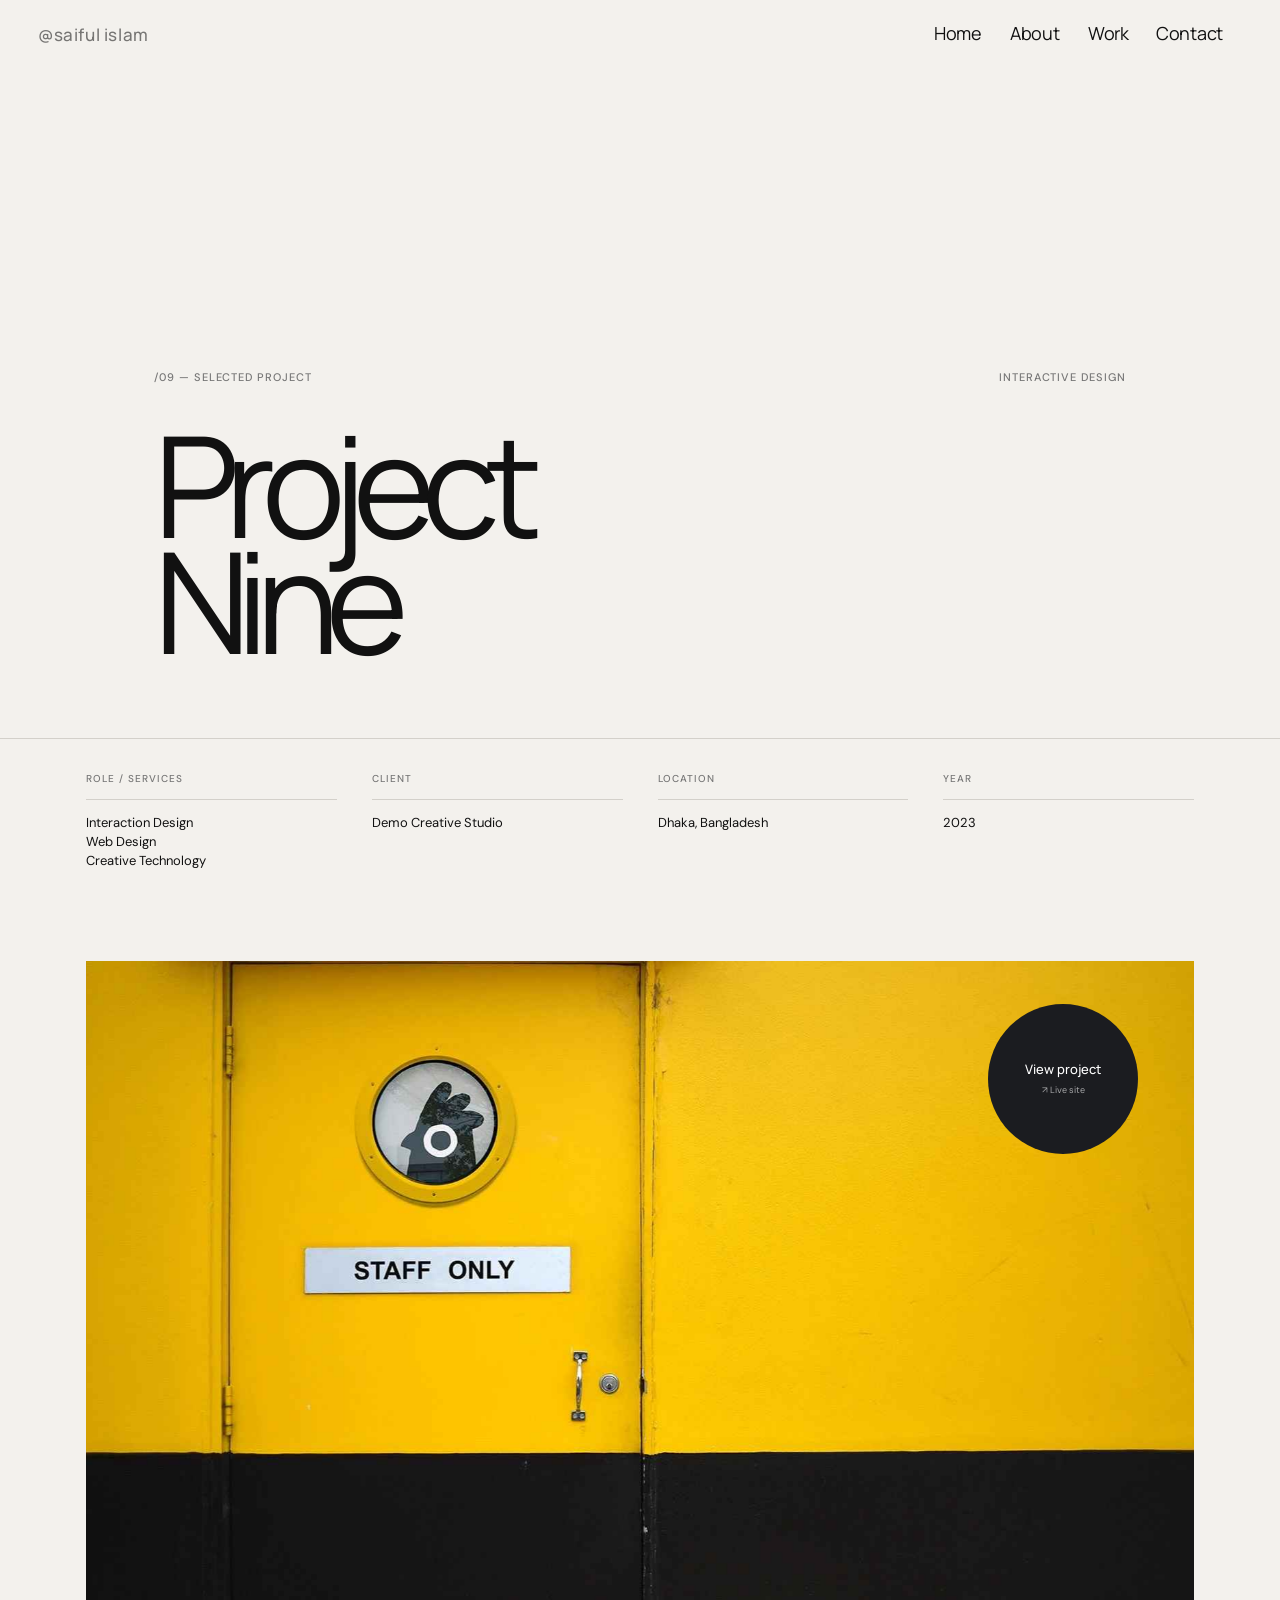
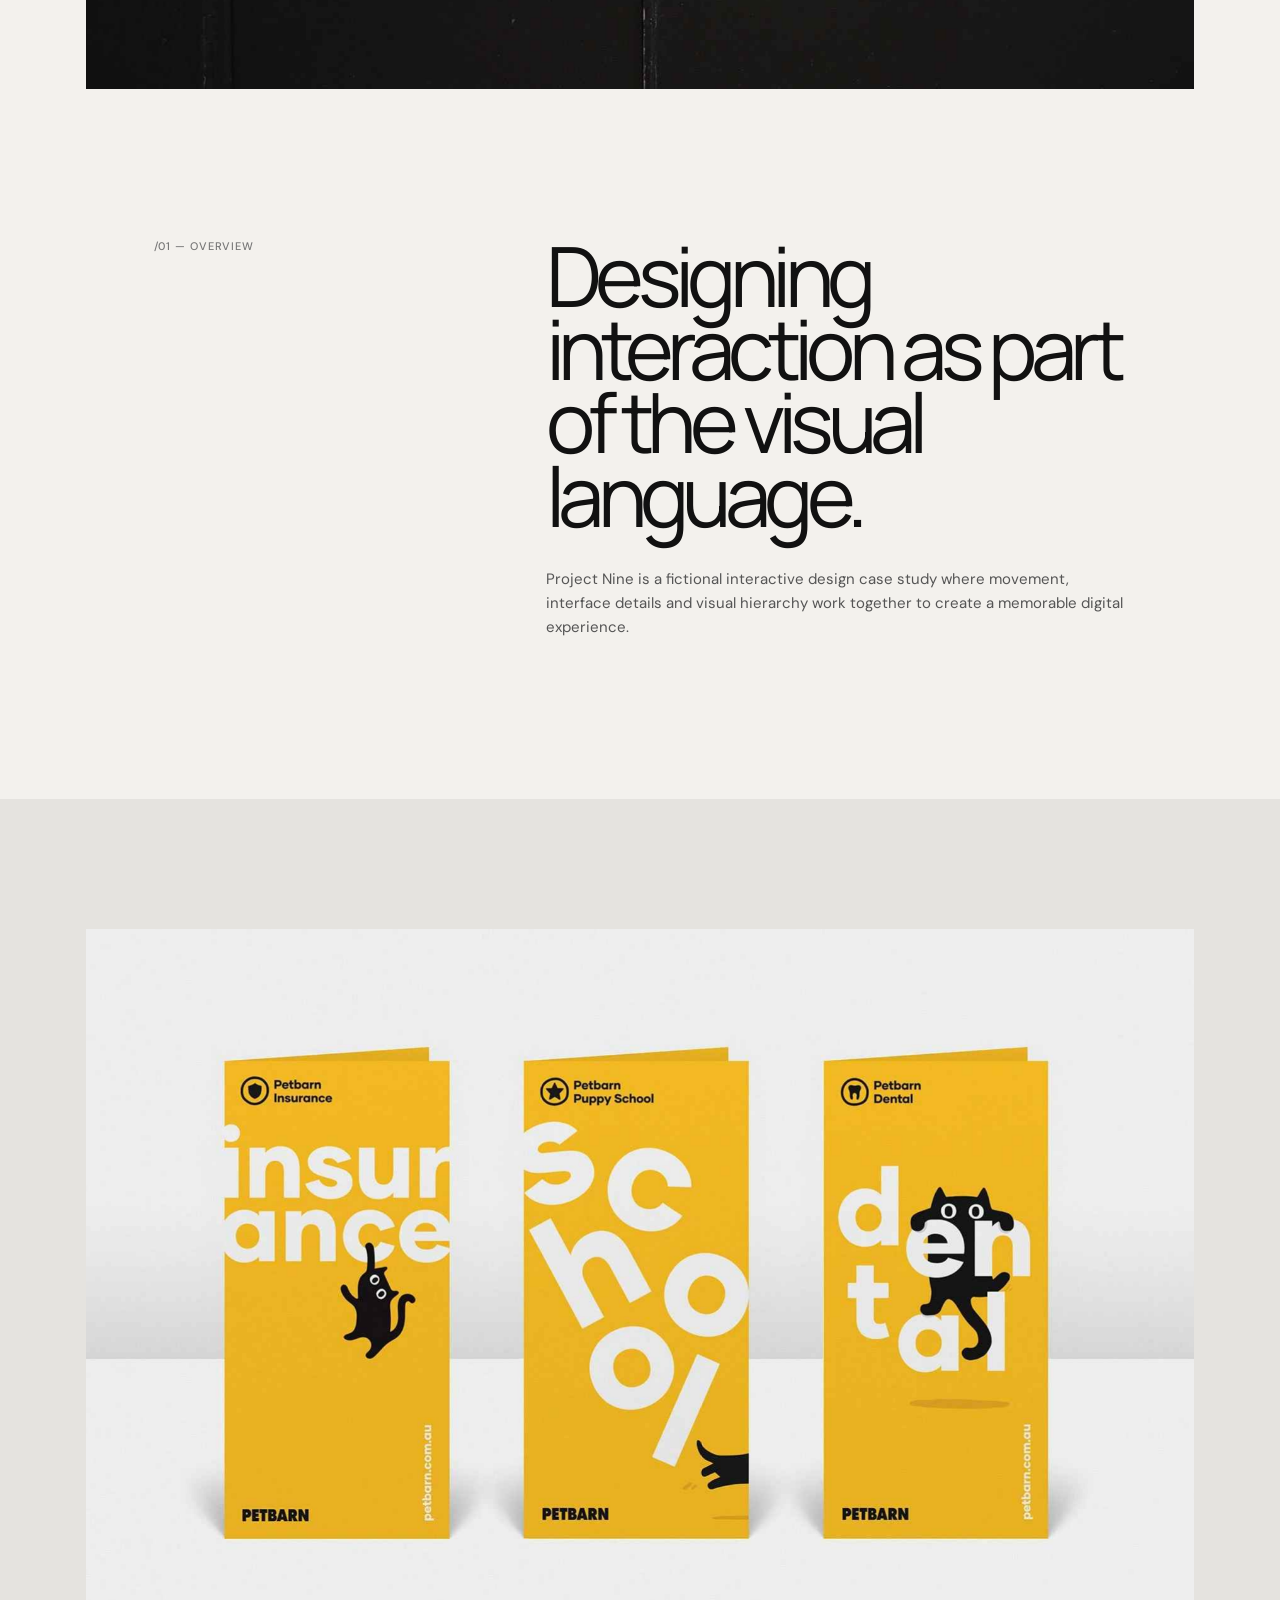
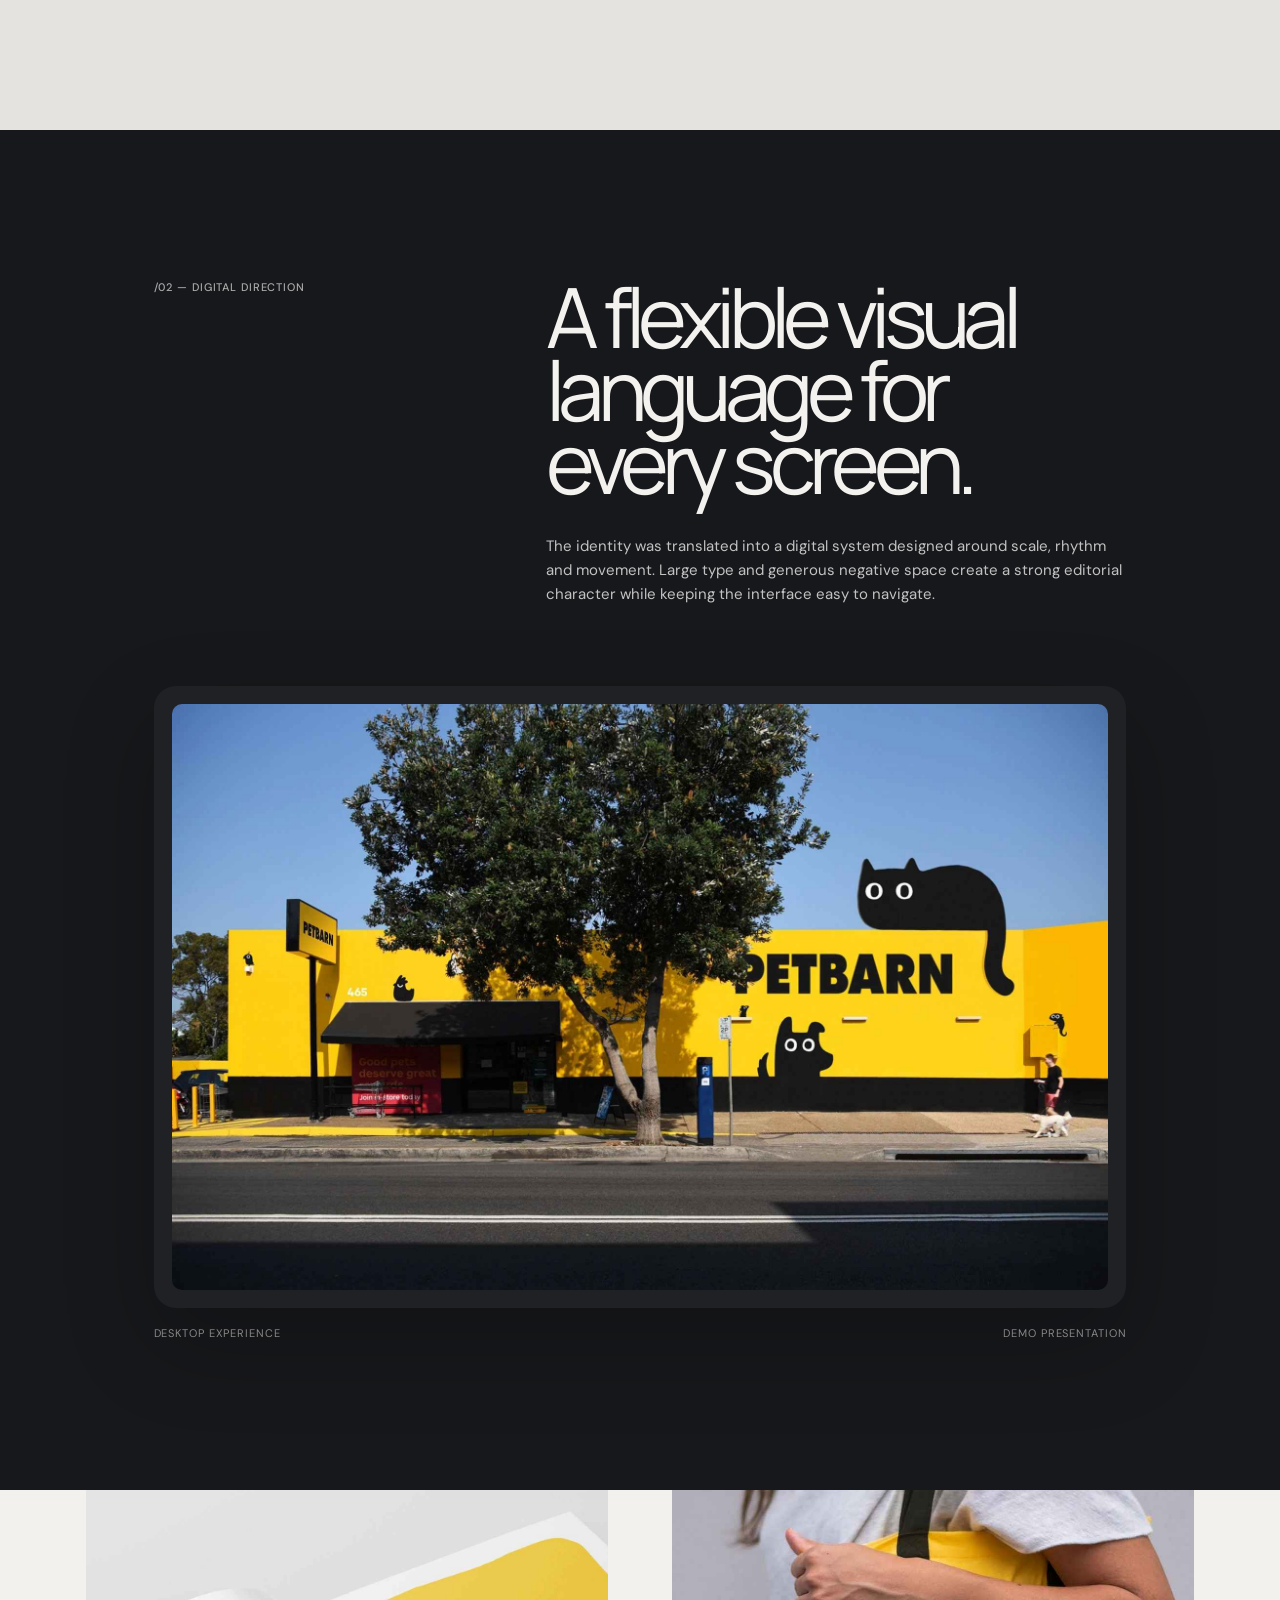
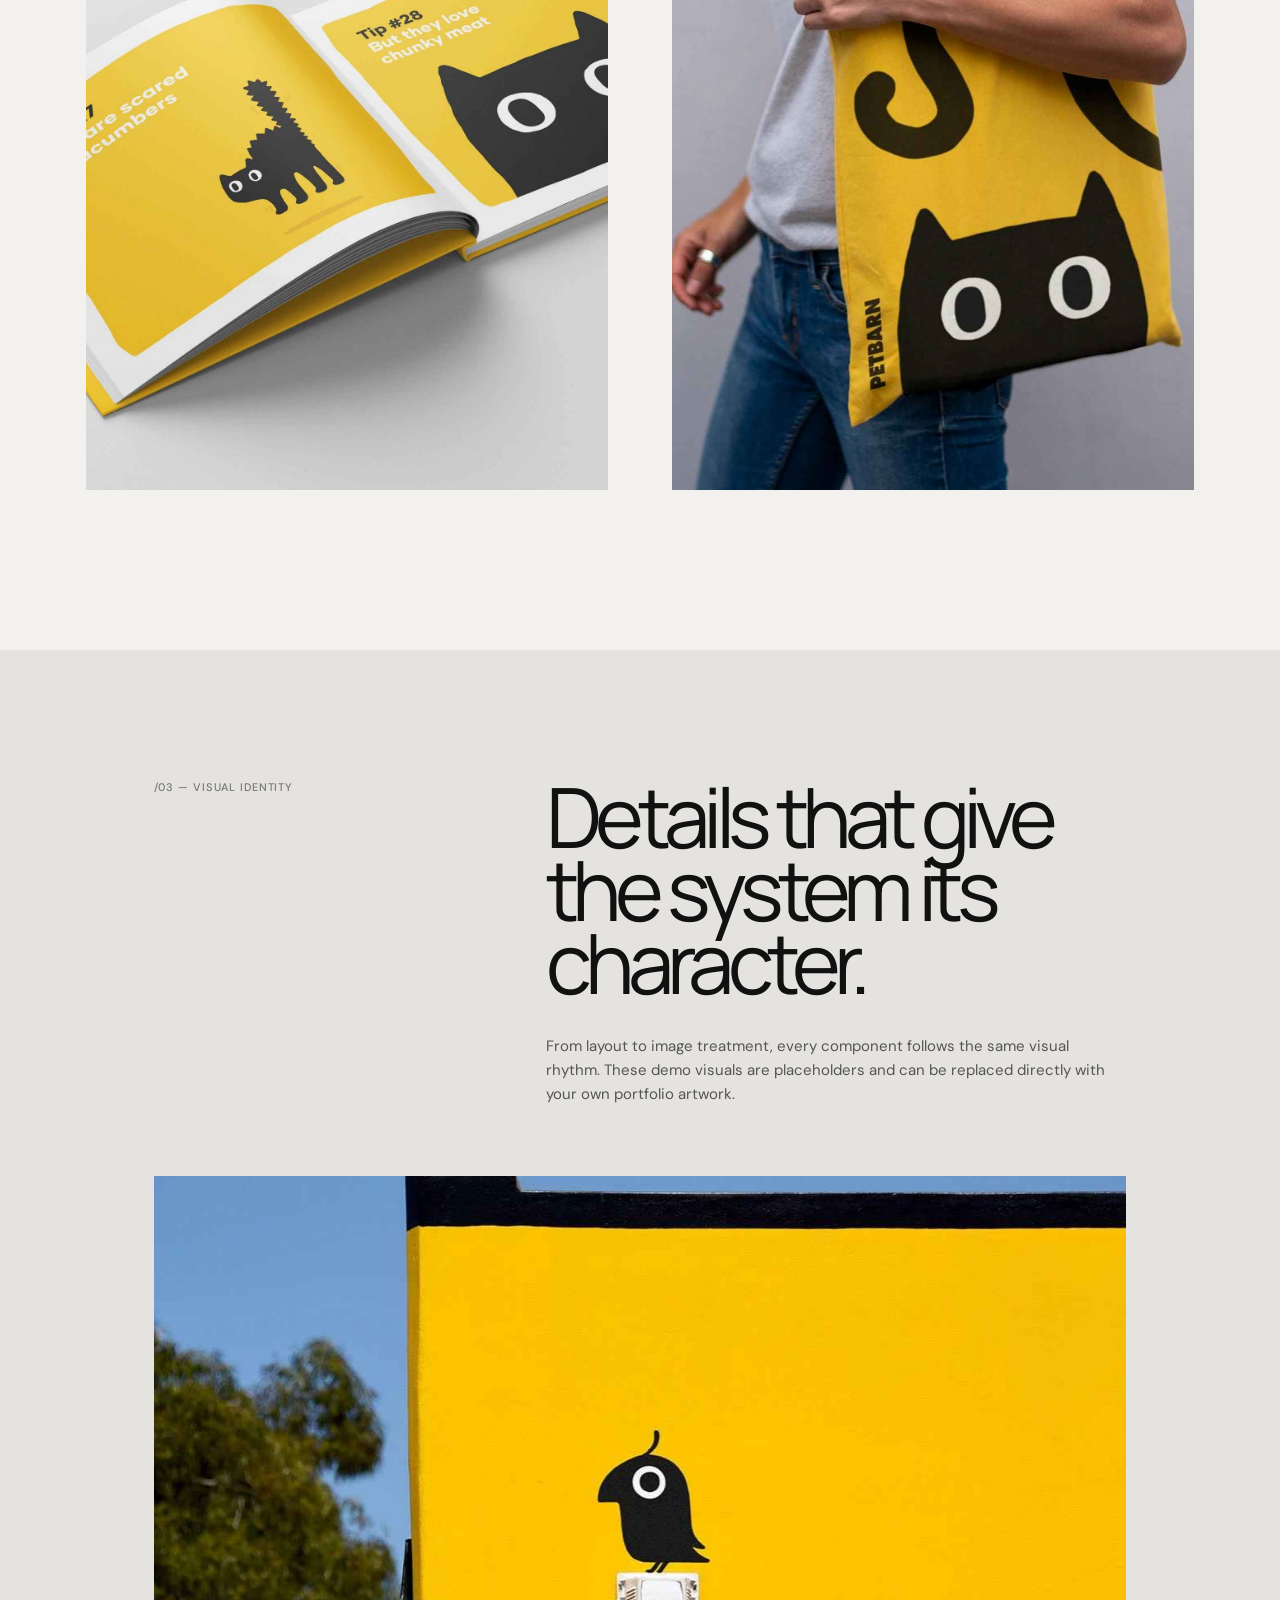
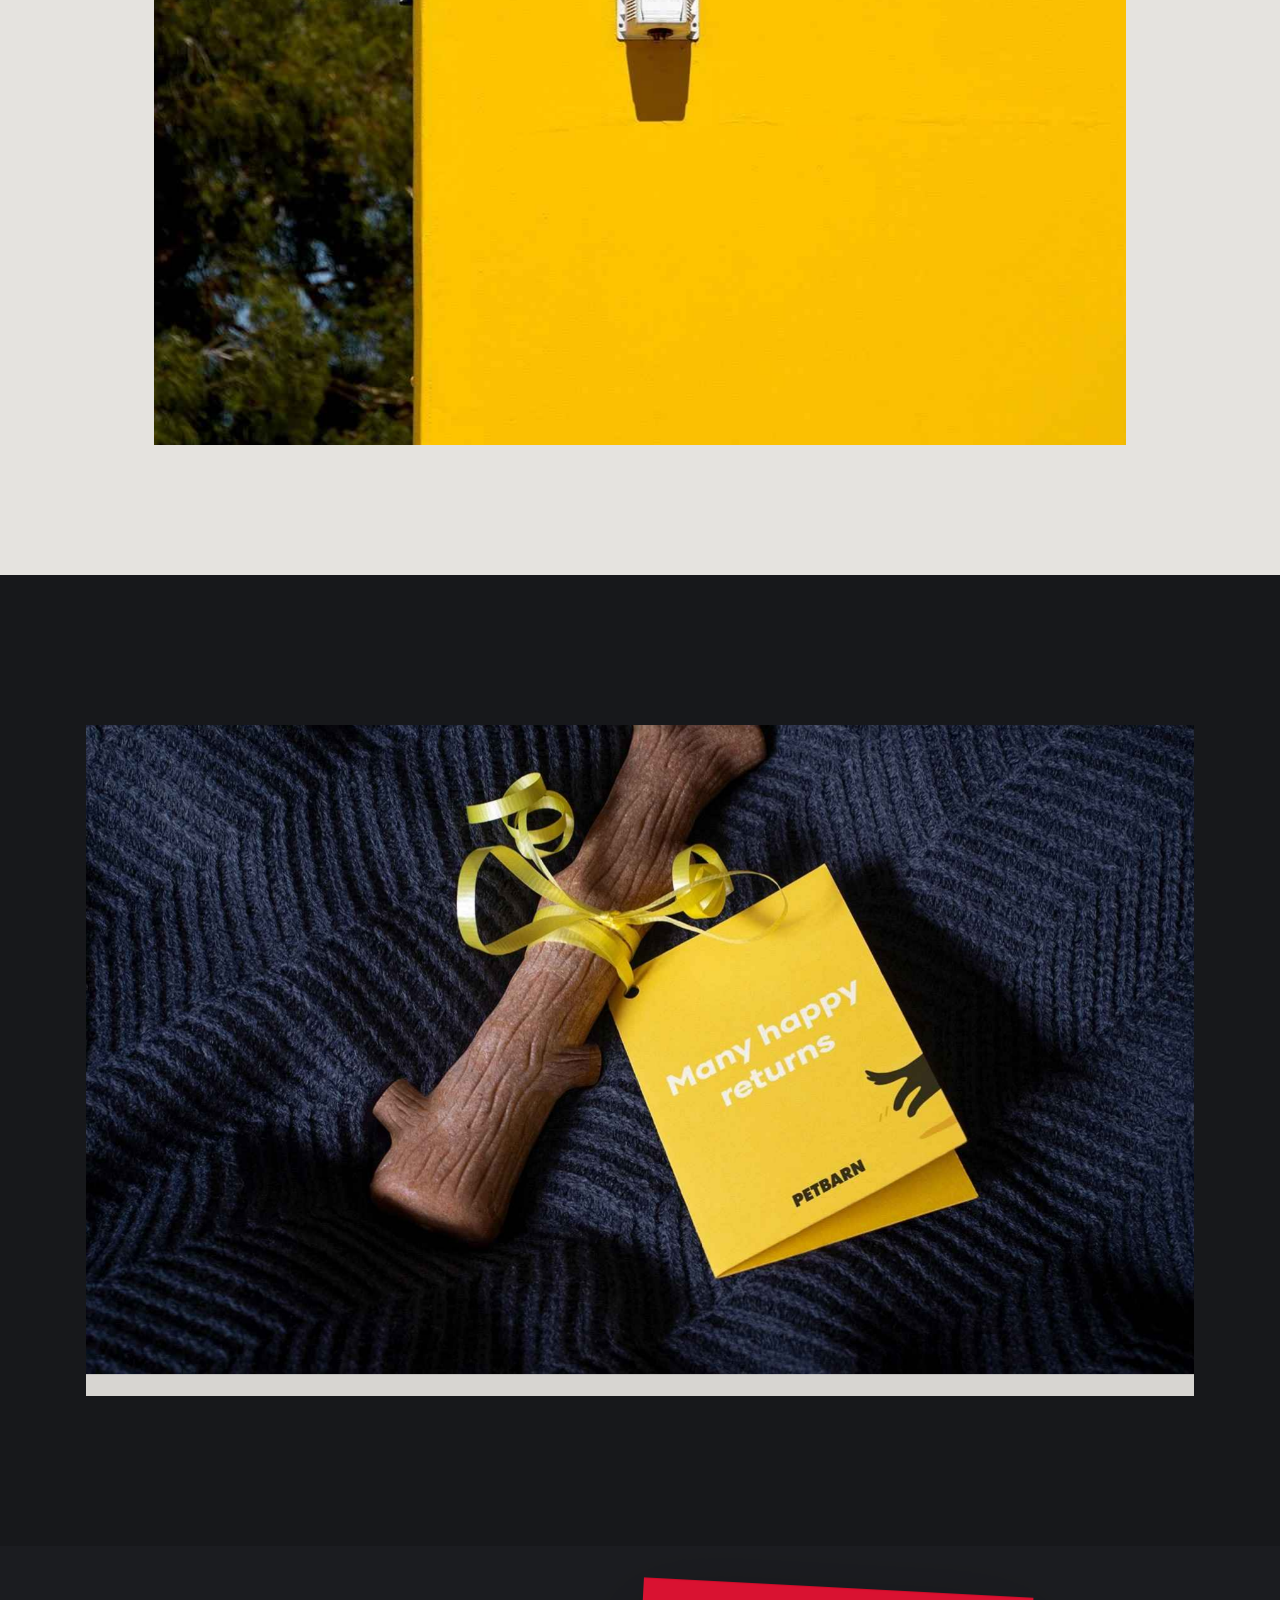
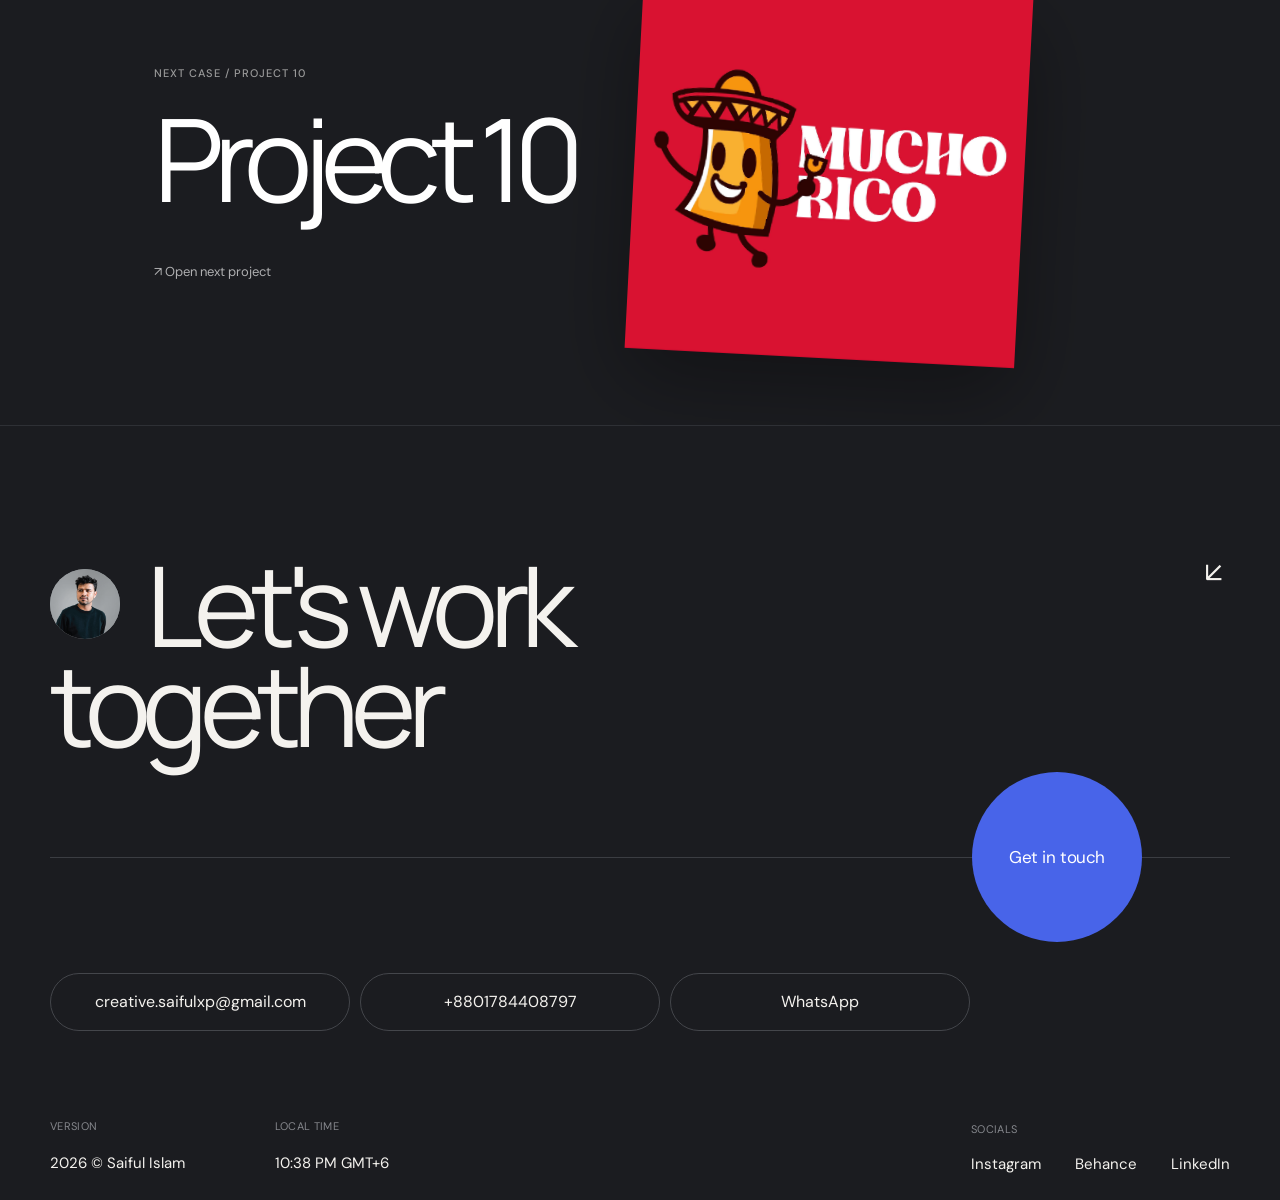
<file: project-09.html>
<!doctype html>
<html lang="en">
<head>
  <meta charset="utf-8" />
  <meta name="viewport" content="width=device-width,initial-scale=1" />
  <meta name="description" content="Project Nine — Saiful Islam, Freelance Graphic Designer." />
  <title>Project Nine — Saiful Islam</title>
  <link rel="preconnect" href="https://fonts.googleapis.com">
  <link rel="preconnect" href="https://fonts.gstatic.com" crossorigin>
  <link href="https://fonts.googleapis.com/css2?family=DM+Sans:wght@400;500&family=Manrope:wght@400;500;600;700&display=swap" rel="stylesheet">
  <link rel="stylesheet" href="style.css" />
  <link rel="stylesheet" href="project.css" />
</head>
<body class="project-page">
  <div class="page-transition page-transition-in" aria-hidden="true">
    <div class="page-transition-shape"></div>
    <div class="page-transition-label"><span>PROJECT 09</span><small>SAIFUL ISLAM</small></div>
  </div>
  <div class="cursor-dot"></div><div class="cursor-ring"></div>

  <header class="nav nav-visible" aria-label="Primary navigation">
    <a class="brand magnetic" href="index.html" data-cursor="view" aria-label="Saiful Islam — Homepage"><span class="brand-copy">@saiful islam</span></a>
    <nav class="nav-links" aria-label="Main navigation">
      <a href="index.html" class="nav-link magnetic" data-cursor="view"><span class="nav-link-text">Home</span></a>
      <a href="about.html" class="nav-link magnetic" data-cursor="view"><span class="nav-link-text">About</span></a>
      <a href="work.html" class="nav-link magnetic is-active" data-cursor="view"><span class="nav-link-text">Work</span></a>
      <a href="contact.html" class="nav-link magnetic" data-cursor="view"><span class="nav-link-text">Contact</span></a>
    </nav>
    <button class="menu magnetic" aria-label="Open menu" aria-expanded="false" data-cursor="view"><span>Menu</span><i></i></button>
  </header>
  <button class="scroll-nav-trigger magnetic" type="button" aria-label="Open navigation" aria-expanded="false" data-cursor="view"><span></span><span></span></button>
  <aside class="scroll-menu" aria-hidden="true"><div class="scroll-menu-backdrop"></div><div class="scroll-menu-panel"><div class="scroll-menu-inner">
    <div class="scroll-menu-heading"><span>NAVIGATION</span></div>
    <nav class="scroll-menu-nav" aria-label="Scroll navigation">
      <a href="index.html" data-scroll-nav-link><i></i><span>Home</span></a>
      <a href="about.html" data-scroll-nav-link><i></i><span>About</span></a>
      <a href="work.html" data-scroll-nav-link class="is-current"><i></i><span>Work</span></a>
      <a href="contact.html" data-scroll-nav-link><i></i><span>Contact</span></a>
    </nav>
    <div class="scroll-menu-socials"><span class="scroll-menu-label">SOCIALS</span><div><a href="#">Instagram</a><a href="#">Behance</a><a href="#">LinkedIn</a></div></div>
  </div></div></aside>
  <div class="menu-overlay" aria-hidden="true"><div class="menu-overlay-inner">
    <div class="menu-overlay-top"><span>Navigation</span><span>Saiful Islam</span></div>
    <nav class="menu-nav" aria-label="Menu">
      <a href="index.html" data-menu-link><small>01</small><span>Home</span></a>
      <a href="about.html" data-menu-link><small>02</small><span>About</span></a>
      <a href="work.html" data-menu-link><small>03</small><span>Work</span></a>
      <a href="contact.html" data-menu-link><small>04</small><span>Contact</span></a>
    </nav>
    <div class="menu-overlay-bottom"><span>FREELANCE GRAPHIC DESIGNER</span><span>© 2023</span></div>
  </div></div>

  <main id="top">
    <header class="project-hero">
      <div class="project-container-medium">
        <div class="project-kicker"><span>/09 — Selected project</span><span>Interactive Design</span></div>
        <h1 class="project-title"><span>Project</span><span>Nine</span></h1>
      </div>
    </header>

    <section class="project-intro">
      <div class="project-container">
        <div class="project-info">
          <div class="project-info-block"><h5>Role / Services</h5><div class="rule"></div><p>Interaction Design<br>Web Design<br>Creative Technology</p></div>
          <div class="project-info-block"><h5>Client</h5><div class="rule"></div><p>Demo Creative Studio</p></div>
          <div class="project-info-block"><h5>Location</h5><div class="rule"></div><p>Dhaka, Bangladesh</p></div>
          <div class="project-info-block"><h5>Year</h5><div class="rule"></div><p>2023</p></div>
        </div>
      </div>
    </section>

    <section class="project-hero-image-section">
      <div class="project-container">
        <div class="project-image-wrap">
          <img src="assets/projects/project-09/project-09-01.jpg" alt="Project One hero demo image">
          <div class="project-image-overlay"></div>
          <a class="project-live magnetic" href="#" data-cursor="view"><span>View project<br><small>↗ Live site</small></span></a>
        </div>
      </div>
    </section>

    <section class="project-section">
      <div class="project-container-medium">
        <div class="project-copy-grid">
          <div class="project-label">/01 — Overview</div>
          <div class="project-copy"><h2>Designing interaction as part of the visual language.</h2><p>Project Nine is a fictional interactive design case study where movement, interface details and visual hierarchy work together to create a memorable digital experience.</p></div>
        </div>
      </div>
    </section>

    <section class="project-section light">
      <div class="project-container">
        <div class="project-full-image"><img src="assets/projects/project-09/project-09-02.jpg" alt="Project One visual demo 01"></div>
      </div>
    </section>

    <section class="project-section dark">
      <div class="project-container-medium">
        <div class="project-copy-grid">
          <div class="project-label">/02 — Digital direction</div>
          <div class="project-copy"><h2>A flexible visual language for every screen.</h2><p>The identity was translated into a digital system designed around scale, rhythm and movement. Large type and generous negative space create a strong editorial character while keeping the interface easy to navigate.</p></div>
        </div>
        <div style="height:80px"></div>
        <div class="project-device">
          <div class="project-device-frame"><div class="project-device-screen"><img src="assets/projects/project-09/project-09-03.jpg" alt="Project One website demo"></div></div>
          <div class="project-device-caption"><span>Desktop experience</span><span>Demo presentation</span></div>
        </div>
      </div>
    </section>

    <section class="project-section">
      <div class="project-container">
        <div class="project-pair">
          <div class="project-full-image"><img src="assets/projects/project-09/project-09-04.jpg" alt="Project One visual demo 02"></div>
          <div class="project-full-image"><img src="assets/projects/project-09/project-09-05.jpg" alt="Project One visual demo 03"></div>
        </div>
      </div>
    </section>

    <section class="project-section light">
      <div class="project-container-medium">
        <div class="project-copy-grid">
          <div class="project-label">/03 — Visual identity</div>
          <div class="project-copy"><h2>Details that give the system its character.</h2><p>From layout to image treatment, every component follows the same visual rhythm. These demo visuals are placeholders and can be replaced directly with your own portfolio artwork.</p></div>
        </div>
        <div style="height:70px"></div>
        <div class="project-full-image tall"><img src="assets/projects/project-09/project-09-06.jpg" alt="Project One visual identity demo"></div>
      </div>
    </section>

    <section class="project-section dark">
      <div class="project-container">
        <div class="project-full-image"><img src="assets/projects/project-09/project-09-07.jpg" alt="Project One final demo image"></div>
      </div>
    </section>

    <section class="project-next">
      <div class="project-container-medium">
        <a class="project-next-link magnetic" href="project-10.html" data-cursor="view">
          <div class="project-next-kicker">Next case / Project 10</div>
          <h2>Project 10</h2>
          <div class="project-next-arrow">↗ Open next project</div>
          <div class="project-next-image"><img src="assets/projects/project-10/project-10-01.jpg" alt="Project 10 demo image"></div>
        </a>
      </div>
    </section>
    <section class="contact-footer" id="contact">
      <div class="contact-footer-inner">
        <div class="contact-heading-row"><div class="contact-arrow reveal">↙</div><h2 class="contact-heading reveal-up"><span><span class="contact-avatar"><img src="assets/footer-profile.jpg" alt="Saiful Islam" loading="lazy"></span> Let's work</span><span>together</span></h2></div>
        <div class="contact-action-row"><div class="contact-action-col"><div class="contact-rule"></div><a class="contact-circle magnetic" href="mailto:creative.saifulxp@gmail.com" data-cursor="view" aria-label="Get in touch with Saiful Islam"><span>Get in touch</span></a></div></div>
        <div class="contact-details-row"><div class="contact-pills"><a class="contact-pill magnetic" href="mailto:creative.saifulxp@gmail.com" data-cursor="view">creative.saifulxp@gmail.com</a><a class="contact-pill magnetic" href="tel:+8801784408797" data-cursor="view">+8801784408797</a><a class="contact-pill magnetic" href="https://wa.me/8801784408797" target="_blank" rel="noopener" data-cursor="view">WhatsApp</a></div></div>
        <div class="contact-bottom"><div class="contact-meta-group"><div class="contact-meta"><h5>Version</h5><p>2026 © Saiful Islam</p></div><div class="contact-meta"><h5>Local time</h5><p><span id="footerTime">--:-- -- GMT+6</span></p></div></div><div class="contact-socials"><h5>Socials</h5><div class="contact-social-links"><a href="#" class="magnetic">Instagram</a><a href="#" class="magnetic">Behance</a><a href="#" class="magnetic">LinkedIn</a></div></div></div>
      </div>
    </section>
  </main>

  <script src="script.js"></script>
  <script>
  (() => {
    const transition = document.querySelector('.page-transition.page-transition-in');
    if (transition) {
      const reveal = () => { requestAnimationFrame(() => transition.classList.add('is-ready')); setTimeout(() => transition.remove(), 1250); };
      if (document.readyState === 'complete') reveal(); else window.addEventListener('load', reveal, {once:true});
    }
  })();

  // V87 project navigation: reuse the portfolio's circular transition language.
  (() => {
    const transition = document.querySelector('.page-transition');
    if (!transition) return;
    const title = transition.querySelector('.page-transition-label span');
    const name = transition.querySelector('.page-transition-label small');
    document.querySelectorAll('a[href="work.html"],a[href="index.html"],a[href="about.html"]').forEach(link => {
      link.addEventListener('click', e => {
        if (matchMedia('(prefers-reduced-motion: reduce)').matches) return;
        const href = link.getAttribute('href'); if(!href) return;
        e.preventDefault();
        if(title) title.textContent = href === 'work.html' ? 'WORK' : (href === 'about.html' ? 'ABOUT' : 'HOME');
        if(name) name.textContent = 'SAIFUL ISLAM';
        transition.classList.remove('page-transition-in','is-ready'); transition.classList.add('is-active'); document.body.classList.add('page-transitioning');
        setTimeout(() => window.location.href = href, 1050);
      });
    });
  })();

  // Gentle scroll parallax for the case-study images.
  (() => {
    if(matchMedia('(prefers-reduced-motion: reduce)').matches) return;
    const images = document.querySelectorAll('.project-image-wrap img,.project-full-image img');
    const update = () => {
      images.forEach(img => { const r=img.parentElement.getBoundingClientRect(); const p=(innerHeight/2-(r.top+r.height/2))/innerHeight; img.style.transform=`translate3d(0,${p*18}px,0) scale(1.045)`; });
      requestAnimationFrame(update);
    };
    requestAnimationFrame(update);
  })();
  </script>
</body>
</html>
</file>
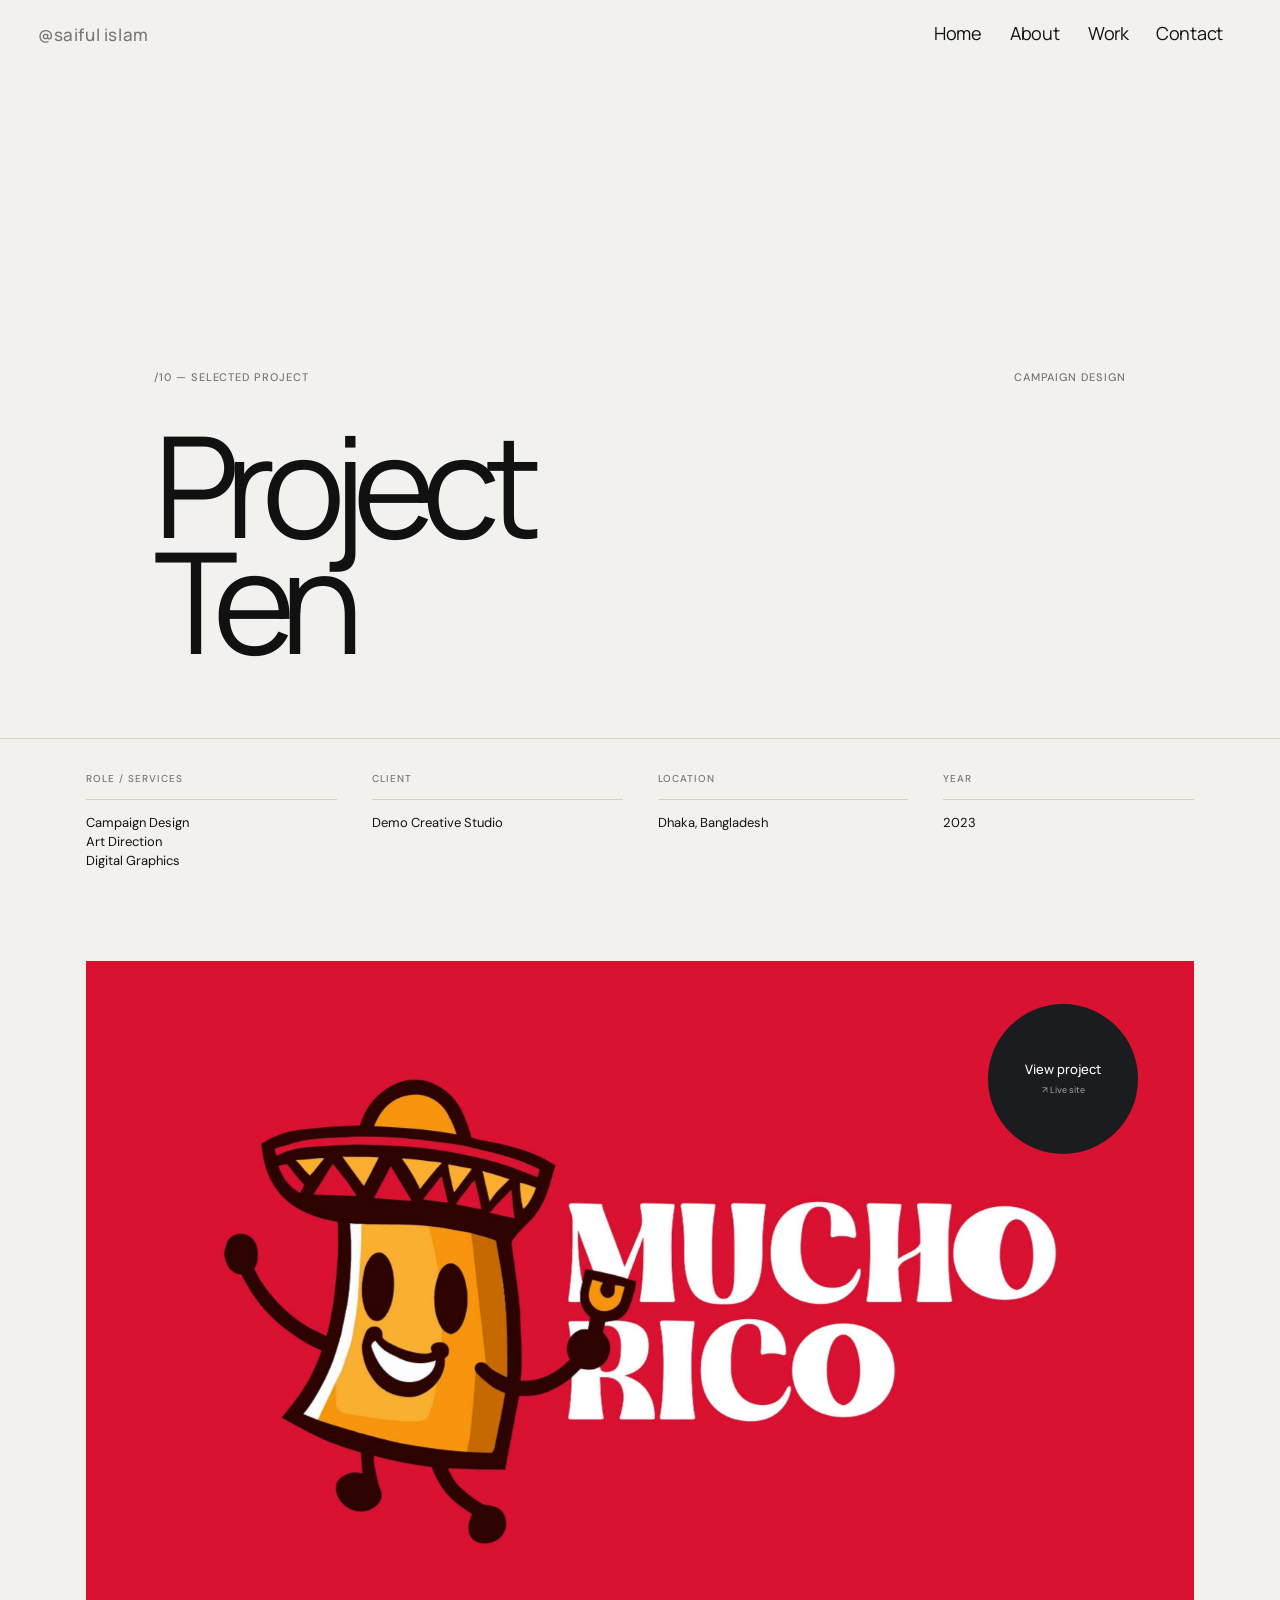
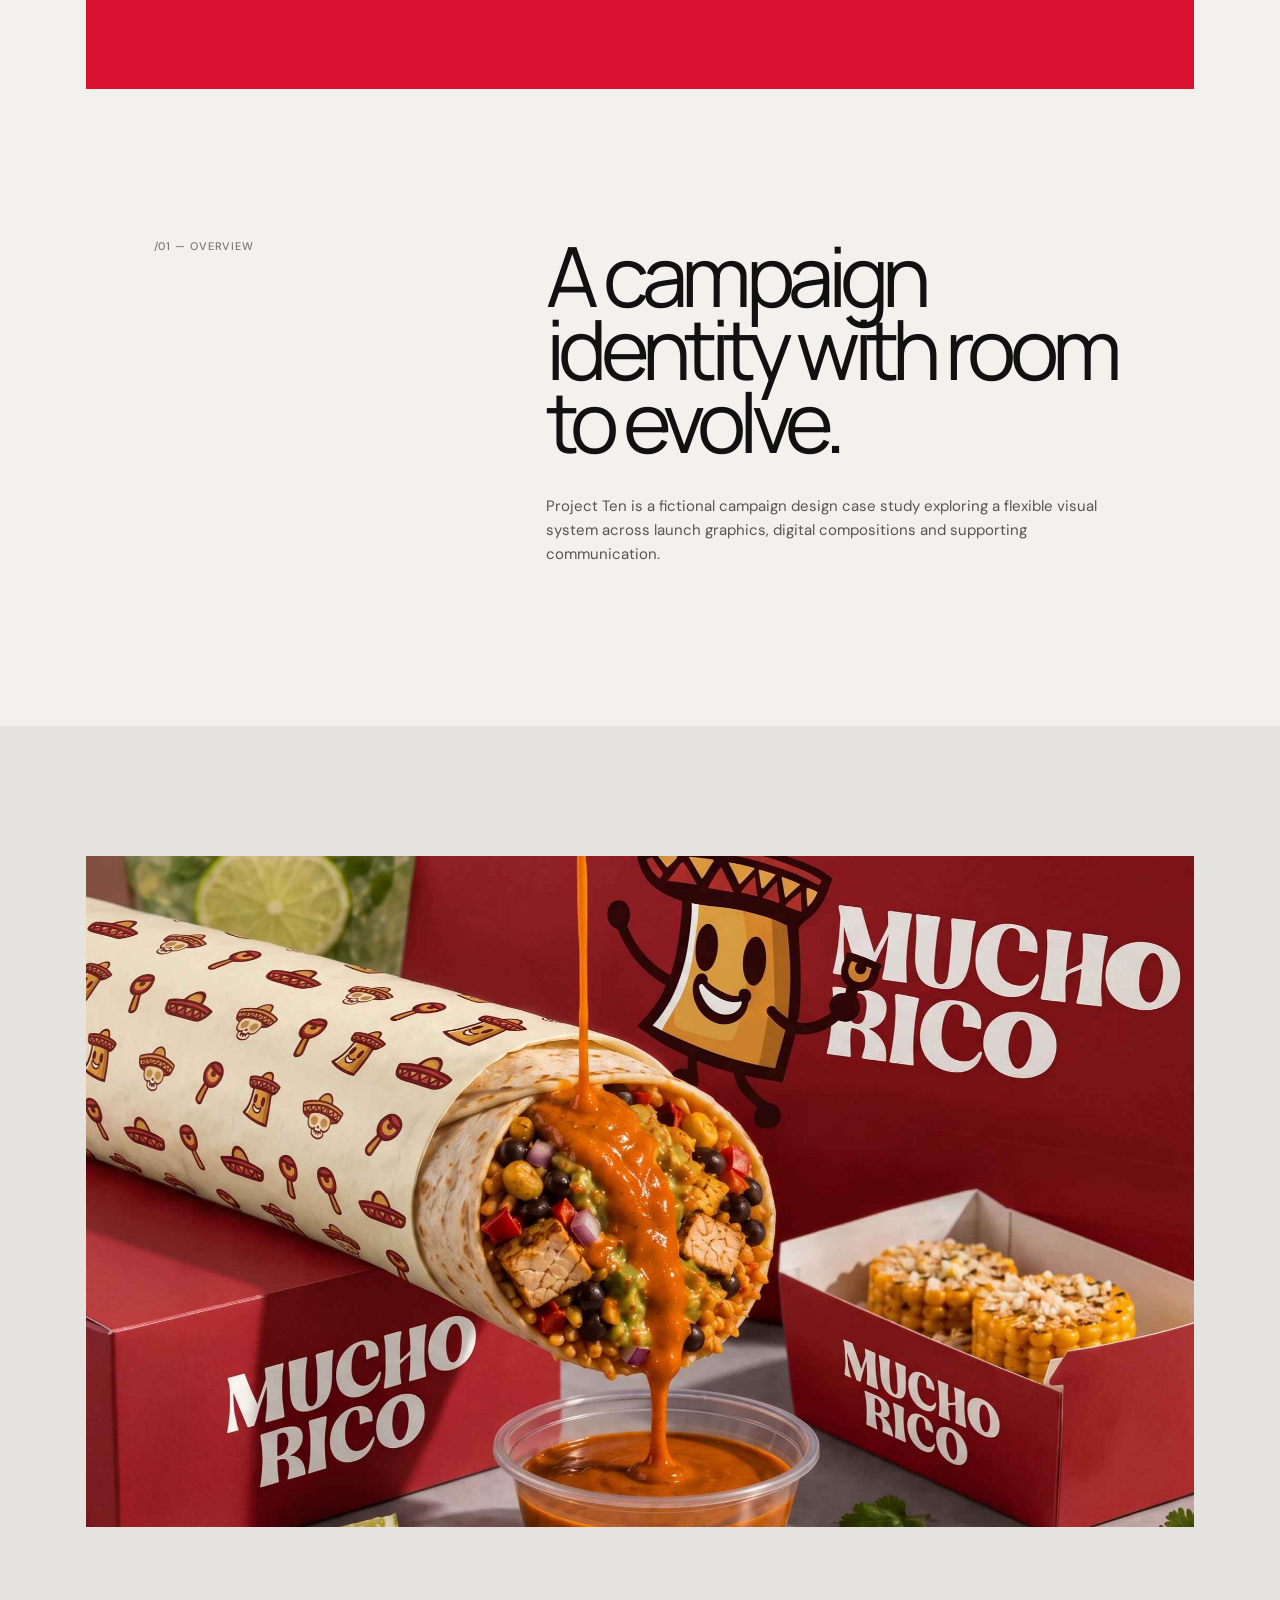
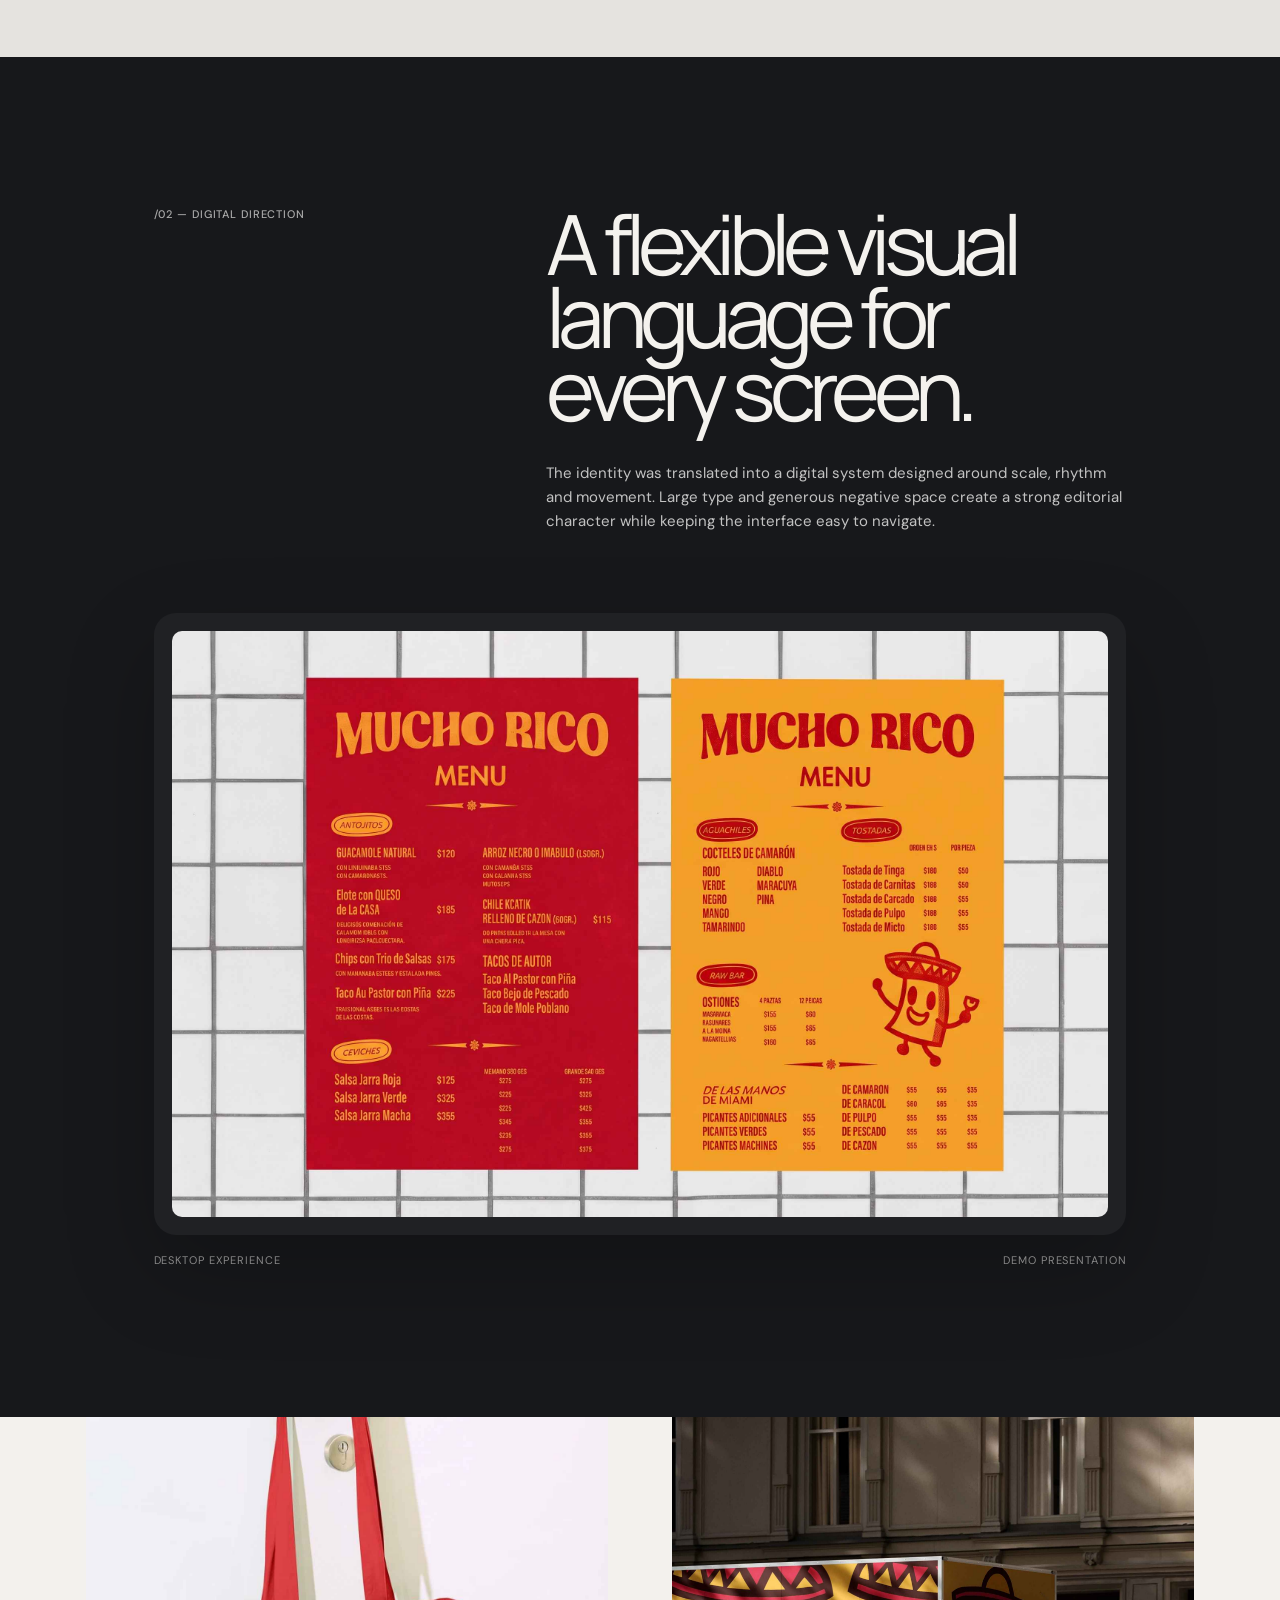
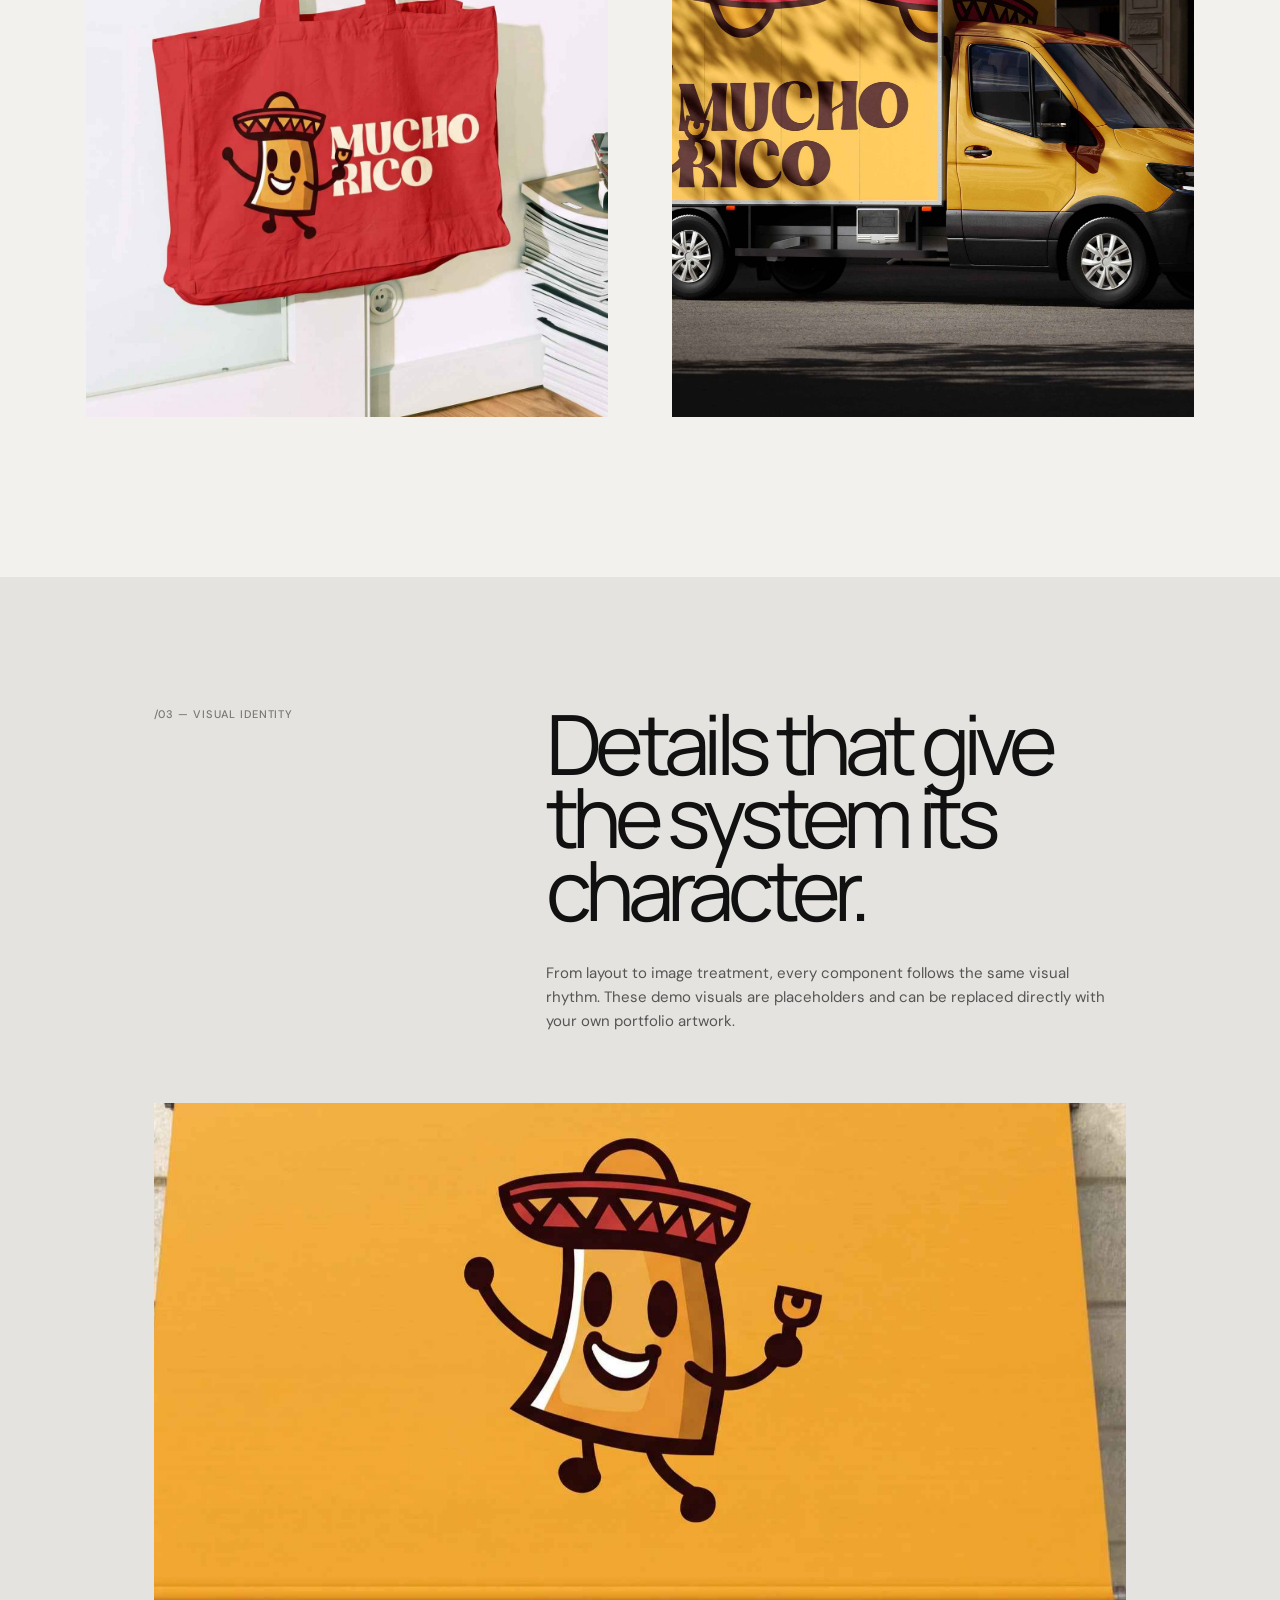
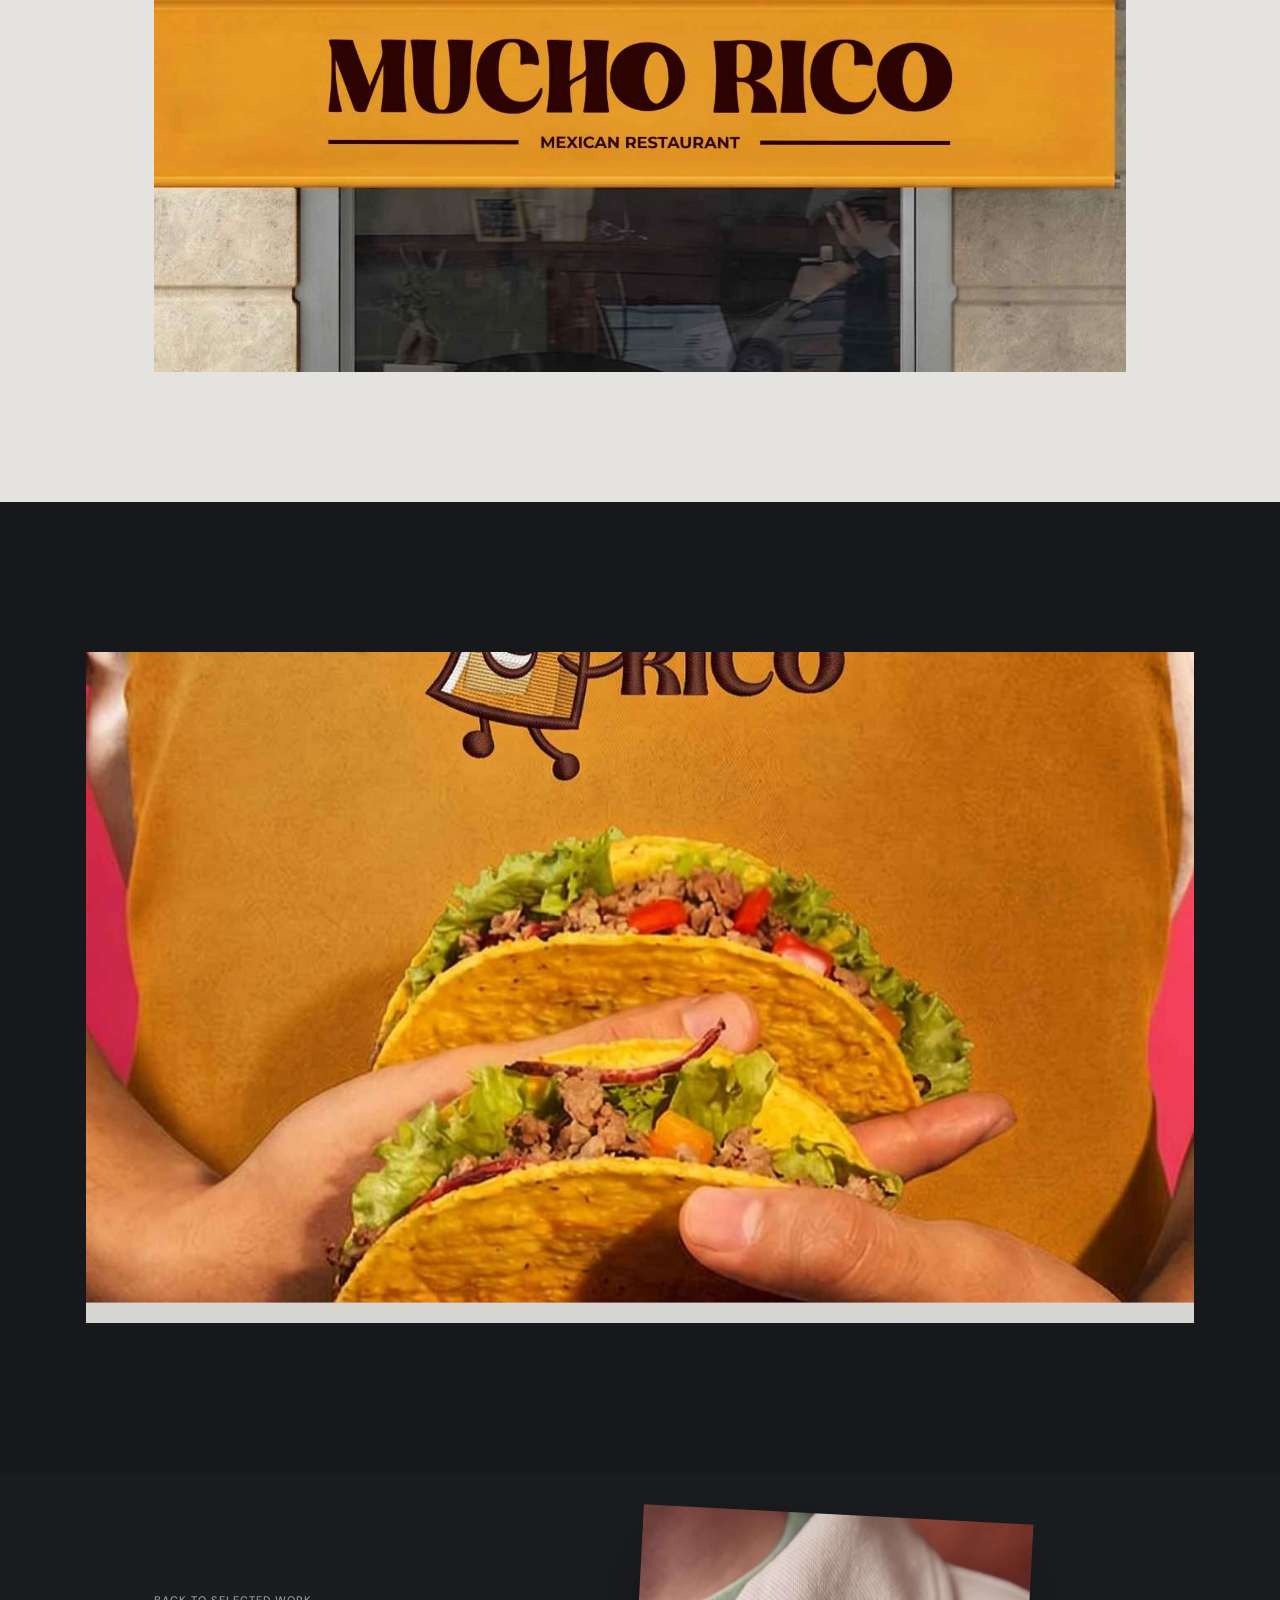
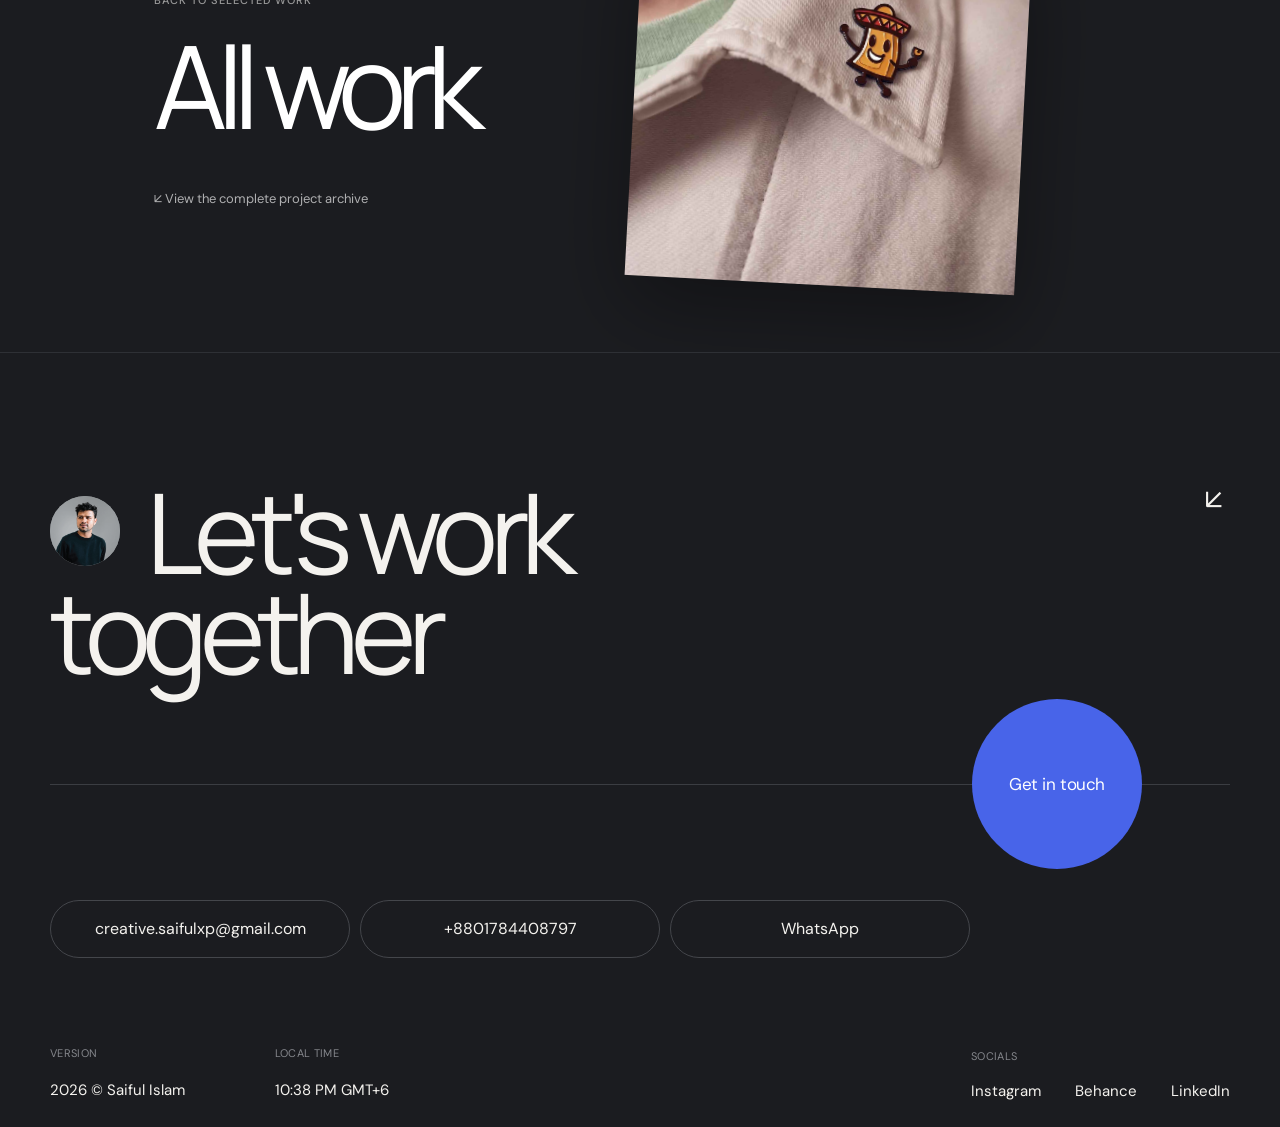
<file: project-10.html>
<!doctype html>
<html lang="en">
<head>
  <meta charset="utf-8" />
  <meta name="viewport" content="width=device-width,initial-scale=1" />
  <meta name="description" content="Project Ten — Saiful Islam, Freelance Graphic Designer." />
  <title>Project Ten — Saiful Islam</title>
  <link rel="preconnect" href="https://fonts.googleapis.com">
  <link rel="preconnect" href="https://fonts.gstatic.com" crossorigin>
  <link href="https://fonts.googleapis.com/css2?family=DM+Sans:wght@400;500&family=Manrope:wght@400;500;600;700&display=swap" rel="stylesheet">
  <link rel="stylesheet" href="style.css" />
  <link rel="stylesheet" href="project.css" />
</head>
<body class="project-page">
  <div class="page-transition page-transition-in" aria-hidden="true">
    <div class="page-transition-shape"></div>
    <div class="page-transition-label"><span>PROJECT 10</span><small>SAIFUL ISLAM</small></div>
  </div>
  <div class="cursor-dot"></div><div class="cursor-ring"></div>

  <header class="nav nav-visible" aria-label="Primary navigation">
    <a class="brand magnetic" href="index.html" data-cursor="view" aria-label="Saiful Islam — Homepage"><span class="brand-copy">@saiful islam</span></a>
    <nav class="nav-links" aria-label="Main navigation">
      <a href="index.html" class="nav-link magnetic" data-cursor="view"><span class="nav-link-text">Home</span></a>
      <a href="about.html" class="nav-link magnetic" data-cursor="view"><span class="nav-link-text">About</span></a>
      <a href="work.html" class="nav-link magnetic is-active" data-cursor="view"><span class="nav-link-text">Work</span></a>
      <a href="contact.html" class="nav-link magnetic" data-cursor="view"><span class="nav-link-text">Contact</span></a>
    </nav>
    <button class="menu magnetic" aria-label="Open menu" aria-expanded="false" data-cursor="view"><span>Menu</span><i></i></button>
  </header>
  <button class="scroll-nav-trigger magnetic" type="button" aria-label="Open navigation" aria-expanded="false" data-cursor="view"><span></span><span></span></button>
  <aside class="scroll-menu" aria-hidden="true"><div class="scroll-menu-backdrop"></div><div class="scroll-menu-panel"><div class="scroll-menu-inner">
    <div class="scroll-menu-heading"><span>NAVIGATION</span></div>
    <nav class="scroll-menu-nav" aria-label="Scroll navigation">
      <a href="index.html" data-scroll-nav-link><i></i><span>Home</span></a>
      <a href="about.html" data-scroll-nav-link><i></i><span>About</span></a>
      <a href="work.html" data-scroll-nav-link class="is-current"><i></i><span>Work</span></a>
      <a href="contact.html" data-scroll-nav-link><i></i><span>Contact</span></a>
    </nav>
    <div class="scroll-menu-socials"><span class="scroll-menu-label">SOCIALS</span><div><a href="#">Instagram</a><a href="#">Behance</a><a href="#">LinkedIn</a></div></div>
  </div></div></aside>
  <div class="menu-overlay" aria-hidden="true"><div class="menu-overlay-inner">
    <div class="menu-overlay-top"><span>Navigation</span><span>Saiful Islam</span></div>
    <nav class="menu-nav" aria-label="Menu">
      <a href="index.html" data-menu-link><small>01</small><span>Home</span></a>
      <a href="about.html" data-menu-link><small>02</small><span>About</span></a>
      <a href="work.html" data-menu-link><small>03</small><span>Work</span></a>
      <a href="contact.html" data-menu-link><small>04</small><span>Contact</span></a>
    </nav>
    <div class="menu-overlay-bottom"><span>FREELANCE GRAPHIC DESIGNER</span><span>© 2023</span></div>
  </div></div>

  <main id="top">
    <header class="project-hero">
      <div class="project-container-medium">
        <div class="project-kicker"><span>/10 — Selected project</span><span>Campaign Design</span></div>
        <h1 class="project-title"><span>Project</span><span>Ten</span></h1>
      </div>
    </header>

    <section class="project-intro">
      <div class="project-container">
        <div class="project-info">
          <div class="project-info-block"><h5>Role / Services</h5><div class="rule"></div><p>Campaign Design<br>Art Direction<br>Digital Graphics</p></div>
          <div class="project-info-block"><h5>Client</h5><div class="rule"></div><p>Demo Creative Studio</p></div>
          <div class="project-info-block"><h5>Location</h5><div class="rule"></div><p>Dhaka, Bangladesh</p></div>
          <div class="project-info-block"><h5>Year</h5><div class="rule"></div><p>2023</p></div>
        </div>
      </div>
    </section>

    <section class="project-hero-image-section">
      <div class="project-container">
        <div class="project-image-wrap">
          <img src="assets/projects/project-10/project-10-01.jpg" alt="Project One hero demo image">
          <div class="project-image-overlay"></div>
          <a class="project-live magnetic" href="#" data-cursor="view"><span>View project<br><small>↗ Live site</small></span></a>
        </div>
      </div>
    </section>

    <section class="project-section">
      <div class="project-container-medium">
        <div class="project-copy-grid">
          <div class="project-label">/01 — Overview</div>
          <div class="project-copy"><h2>A campaign identity with room to evolve.</h2><p>Project Ten is a fictional campaign design case study exploring a flexible visual system across launch graphics, digital compositions and supporting communication.</p></div>
        </div>
      </div>
    </section>

    <section class="project-section light">
      <div class="project-container">
        <div class="project-full-image"><img src="assets/projects/project-10/project-10-02.jpg" alt="Project One visual demo 01"></div>
      </div>
    </section>

    <section class="project-section dark">
      <div class="project-container-medium">
        <div class="project-copy-grid">
          <div class="project-label">/02 — Digital direction</div>
          <div class="project-copy"><h2>A flexible visual language for every screen.</h2><p>The identity was translated into a digital system designed around scale, rhythm and movement. Large type and generous negative space create a strong editorial character while keeping the interface easy to navigate.</p></div>
        </div>
        <div style="height:80px"></div>
        <div class="project-device">
          <div class="project-device-frame"><div class="project-device-screen"><img src="assets/projects/project-10/project-10-03.jpg" alt="Project One website demo"></div></div>
          <div class="project-device-caption"><span>Desktop experience</span><span>Demo presentation</span></div>
        </div>
      </div>
    </section>

    <section class="project-section">
      <div class="project-container">
        <div class="project-pair">
          <div class="project-full-image"><img src="assets/projects/project-10/project-10-04.jpg" alt="Project One visual demo 02"></div>
          <div class="project-full-image"><img src="assets/projects/project-10/project-10-05.jpg" alt="Project One visual demo 03"></div>
        </div>
      </div>
    </section>

    <section class="project-section light">
      <div class="project-container-medium">
        <div class="project-copy-grid">
          <div class="project-label">/03 — Visual identity</div>
          <div class="project-copy"><h2>Details that give the system its character.</h2><p>From layout to image treatment, every component follows the same visual rhythm. These demo visuals are placeholders and can be replaced directly with your own portfolio artwork.</p></div>
        </div>
        <div style="height:70px"></div>
        <div class="project-full-image tall"><img src="assets/projects/project-10/project-10-06.jpg" alt="Project One visual identity demo"></div>
      </div>
    </section>

    <section class="project-section dark">
      <div class="project-container">
        <div class="project-full-image"><img src="assets/projects/project-10/project-10-07.jpg" alt="Project One final demo image"></div>
      </div>
    </section>

    <section class="project-next">
      <div class="project-container-medium">
        <a class="project-next-link magnetic" href="work.html" data-cursor="view">
          <div class="project-next-kicker">Back to selected work</div>
          <h2>All work</h2>
          <div class="project-next-arrow">↙ View the complete project archive</div>
          <div class="project-next-image"><img src="assets/projects/project-10/project-10-08.jpg" alt="Next project demo image"></div>
        </a>
      </div>
    </section>
    <section class="contact-footer" id="contact">
      <div class="contact-footer-inner">
        <div class="contact-heading-row"><div class="contact-arrow reveal">↙</div><h2 class="contact-heading reveal-up"><span><span class="contact-avatar"><img src="assets/footer-profile.jpg" alt="Saiful Islam" loading="lazy"></span> Let's work</span><span>together</span></h2></div>
        <div class="contact-action-row"><div class="contact-action-col"><div class="contact-rule"></div><a class="contact-circle magnetic" href="mailto:creative.saifulxp@gmail.com" data-cursor="view" aria-label="Get in touch with Saiful Islam"><span>Get in touch</span></a></div></div>
        <div class="contact-details-row"><div class="contact-pills"><a class="contact-pill magnetic" href="mailto:creative.saifulxp@gmail.com" data-cursor="view">creative.saifulxp@gmail.com</a><a class="contact-pill magnetic" href="tel:+8801784408797" data-cursor="view">+8801784408797</a><a class="contact-pill magnetic" href="https://wa.me/8801784408797" target="_blank" rel="noopener" data-cursor="view">WhatsApp</a></div></div>
        <div class="contact-bottom"><div class="contact-meta-group"><div class="contact-meta"><h5>Version</h5><p>2026 © Saiful Islam</p></div><div class="contact-meta"><h5>Local time</h5><p><span id="footerTime">--:-- -- GMT+6</span></p></div></div><div class="contact-socials"><h5>Socials</h5><div class="contact-social-links"><a href="#" class="magnetic">Instagram</a><a href="#" class="magnetic">Behance</a><a href="#" class="magnetic">LinkedIn</a></div></div></div>
      </div>
    </section>
  </main>

  <script src="script.js"></script>
  <script>
  (() => {
    const transition = document.querySelector('.page-transition.page-transition-in');
    if (transition) {
      const reveal = () => { requestAnimationFrame(() => transition.classList.add('is-ready')); setTimeout(() => transition.remove(), 1250); };
      if (document.readyState === 'complete') reveal(); else window.addEventListener('load', reveal, {once:true});
    }
  })();

  // V87 project navigation: reuse the portfolio's circular transition language.
  (() => {
    const transition = document.querySelector('.page-transition');
    if (!transition) return;
    const title = transition.querySelector('.page-transition-label span');
    const name = transition.querySelector('.page-transition-label small');
    document.querySelectorAll('a[href="work.html"],a[href="index.html"],a[href="about.html"]').forEach(link => {
      link.addEventListener('click', e => {
        if (matchMedia('(prefers-reduced-motion: reduce)').matches) return;
        const href = link.getAttribute('href'); if(!href) return;
        e.preventDefault();
        if(title) title.textContent = href === 'work.html' ? 'WORK' : (href === 'about.html' ? 'ABOUT' : 'HOME');
        if(name) name.textContent = 'SAIFUL ISLAM';
        transition.classList.remove('page-transition-in','is-ready'); transition.classList.add('is-active'); document.body.classList.add('page-transitioning');
        setTimeout(() => window.location.href = href, 1050);
      });
    });
  })();

  // Gentle scroll parallax for the case-study images.
  (() => {
    if(matchMedia('(prefers-reduced-motion: reduce)').matches) return;
    const images = document.querySelectorAll('.project-image-wrap img,.project-full-image img');
    const update = () => {
      images.forEach(img => { const r=img.parentElement.getBoundingClientRect(); const p=(innerHeight/2-(r.top+r.height/2))/innerHeight; img.style.transform=`translate3d(0,${p*18}px,0) scale(1.045)`; });
      requestAnimationFrame(update);
    };
    requestAnimationFrame(update);
  })();
  </script>
</body>
</html>
</file>
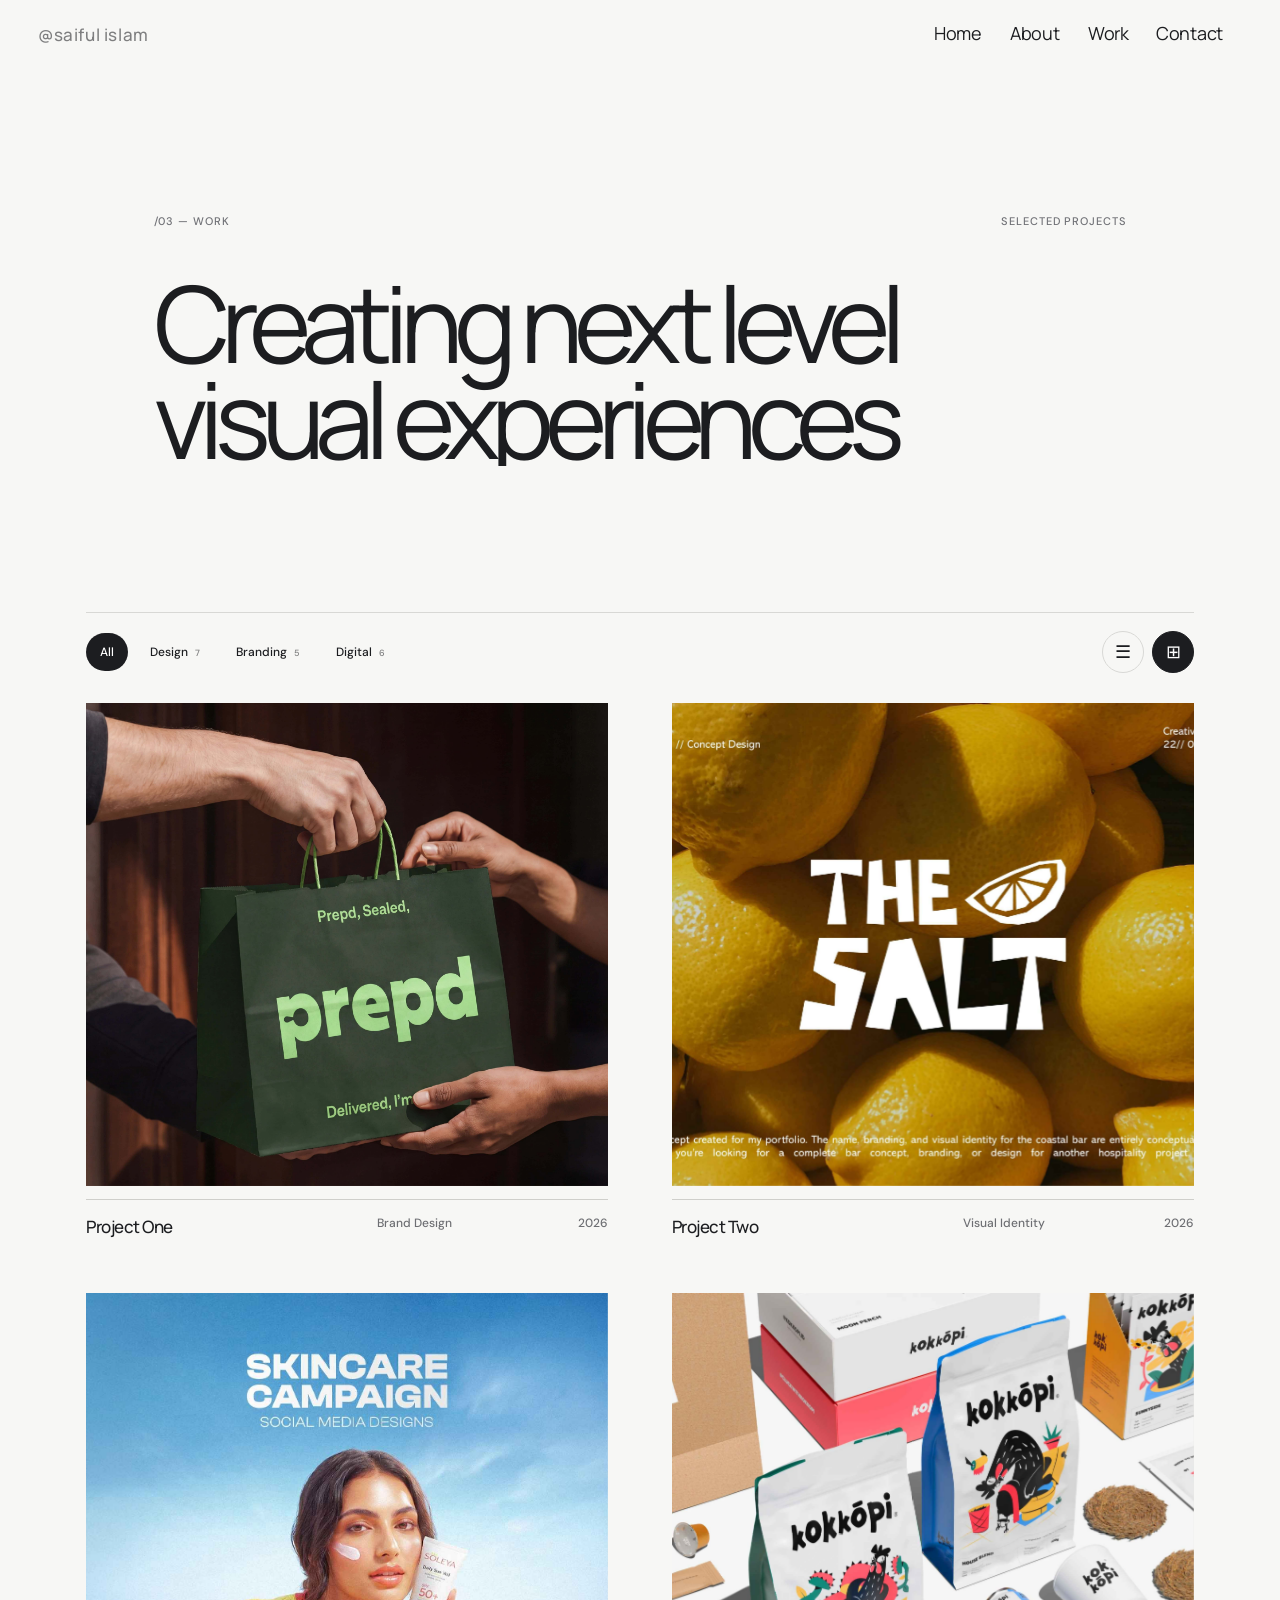
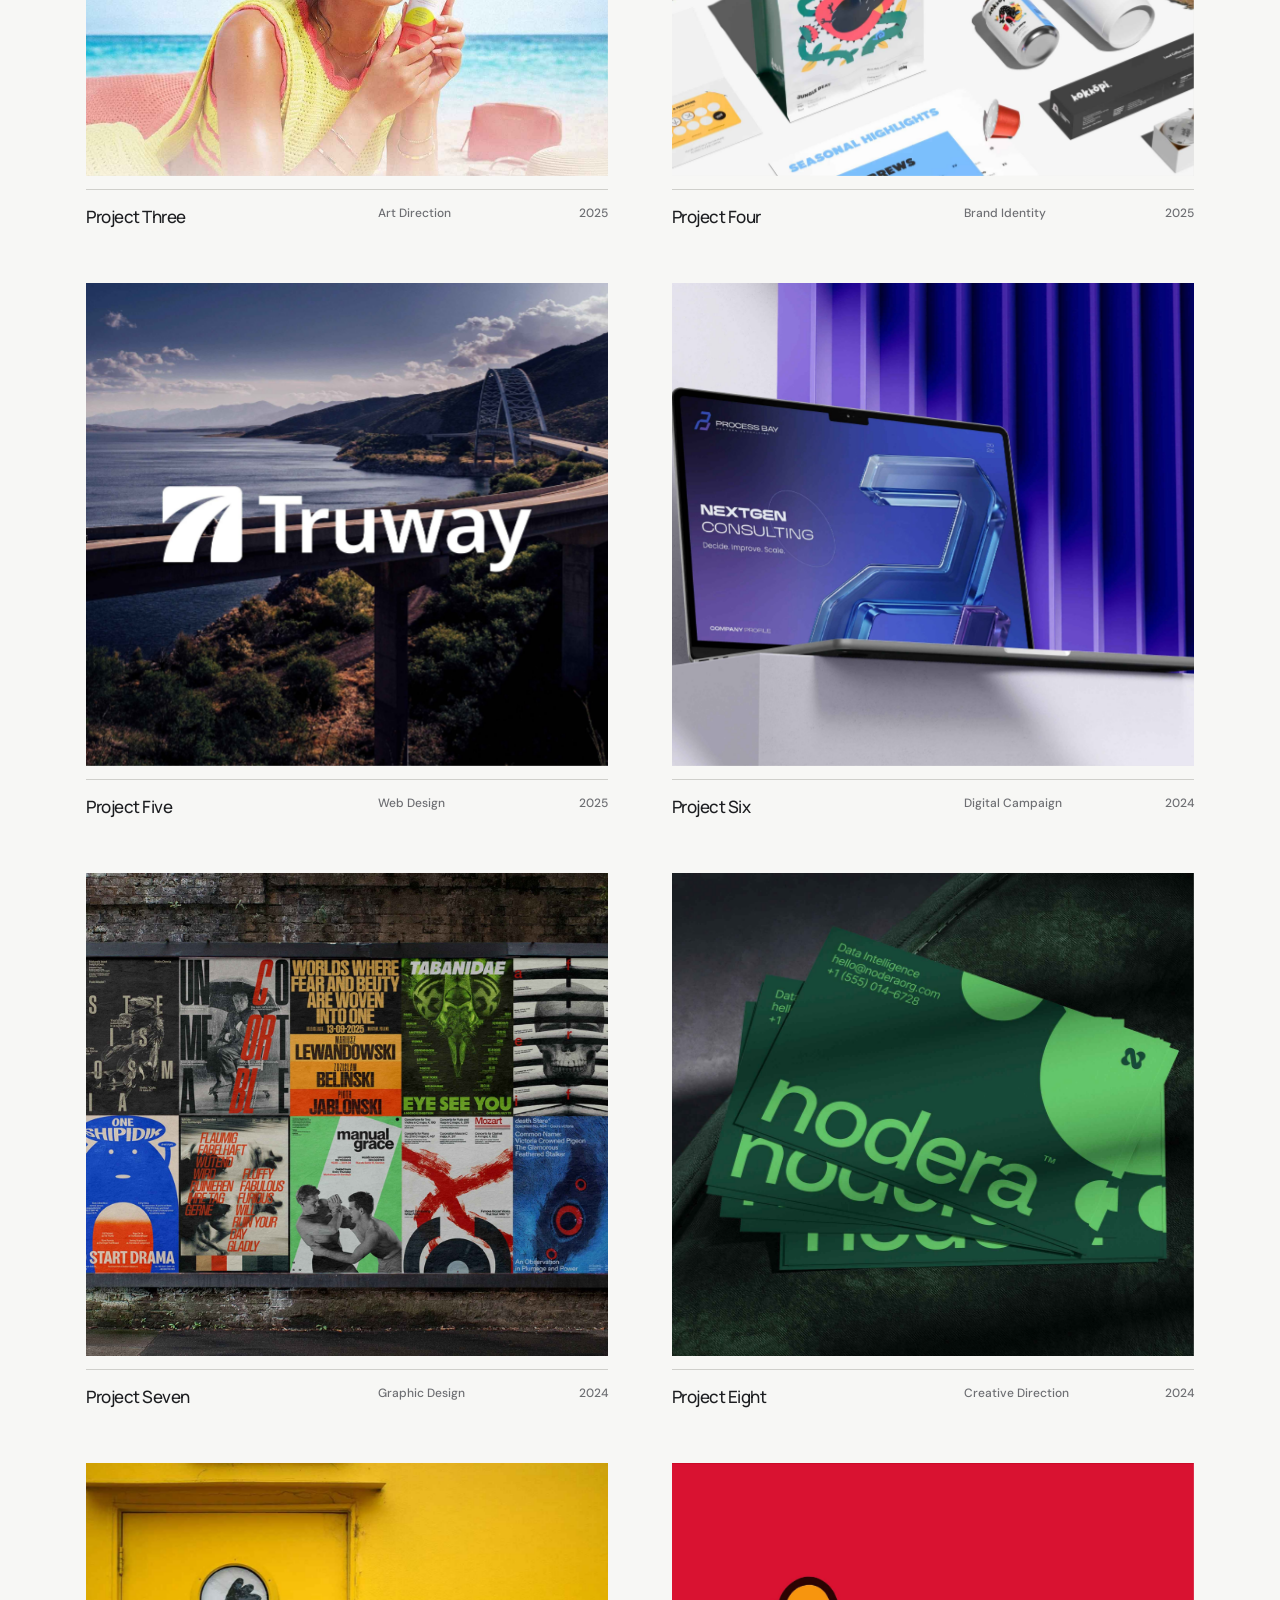
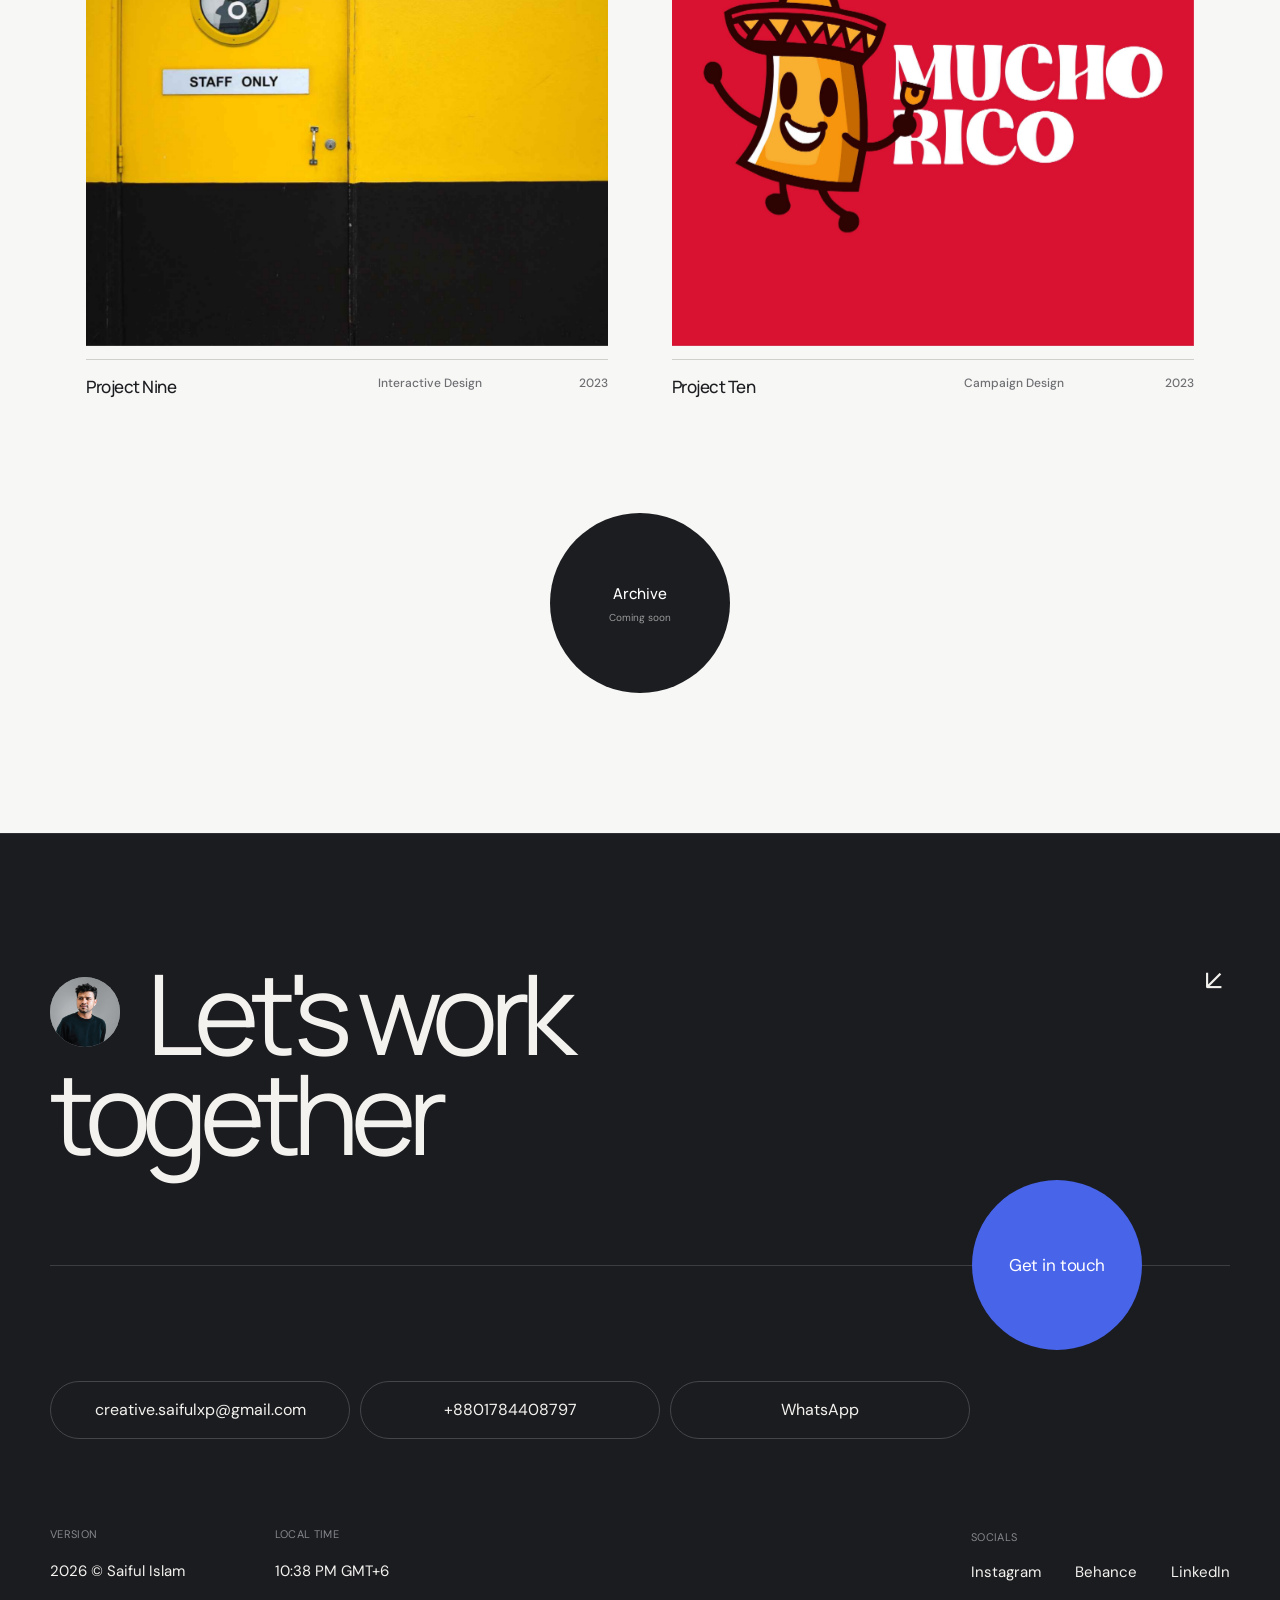
<file: work.html>
<!doctype html>
<html lang="en">
<head>
  <meta charset="utf-8" />
  <meta name="viewport" content="width=device-width,initial-scale=1" />
  <meta name="description" content="Selected work by Saiful Islam — Freelance Graphic Designer." />
  <title>Work — Saiful Islam</title>
  <link rel="preconnect" href="https://fonts.googleapis.com">
  <link rel="preconnect" href="https://fonts.gstatic.com" crossorigin>
  <link href="https://fonts.googleapis.com/css2?family=DM+Sans:wght@400;500&family=Manrope:wght@400;500;600;700&display=swap" rel="stylesheet">
  <link rel="stylesheet" href="style.css" />
  <link rel="stylesheet" href="work.css" />
</head>
<body class="work-page">
  <div class="page-transition page-transition-in" aria-hidden="true">
    <div class="page-transition-shape"></div>
    <div class="page-transition-label"><span>WORK</span><small>SAIFUL ISLAM</small></div>
  </div>

  <div class="cursor-dot"></div><div class="cursor-ring"></div>

  <header class="nav nav-visible" aria-label="Primary navigation">
    <a class="brand magnetic" href="index.html" data-cursor="view" aria-label="Saiful Islam — Homepage"><span class="brand-copy">@saiful islam</span></a>
    <nav class="nav-links" aria-label="Main navigation">
      <a href="index.html" class="nav-link magnetic" data-cursor="view"><span class="nav-link-text">Home</span></a>
      <a href="about.html" class="nav-link magnetic" data-cursor="view"><span class="nav-link-text">About</span></a>
      <a href="work.html" class="nav-link magnetic is-active" data-cursor="view"><span class="nav-link-text">Work</span></a>
      <a href="contact.html" class="nav-link magnetic" data-cursor="view"><span class="nav-link-text">Contact</span></a>
    </nav>
    <button class="menu magnetic" aria-label="Open menu" aria-expanded="false" data-cursor="view"><span>Menu</span><i></i></button>
  </header>

  <button class="scroll-nav-trigger magnetic" type="button" aria-label="Open navigation" aria-expanded="false" data-cursor="view"><span></span><span></span></button>
  <aside class="scroll-menu" aria-hidden="true">
    <div class="scroll-menu-backdrop"></div>
    <div class="scroll-menu-panel"><div class="scroll-menu-inner">
      <div class="scroll-menu-heading"><span>NAVIGATION</span></div>
      <nav class="scroll-menu-nav" aria-label="Scroll navigation">
        <a href="index.html" data-scroll-nav-link><i></i><span>Home</span></a>
        <a href="about.html" data-scroll-nav-link><i></i><span>About</span></a>
        <a href="work.html" data-scroll-nav-link class="is-current"><i></i><span>Work</span></a>
        <a href="contact.html" data-scroll-nav-link><i></i><span>Contact</span></a>
      </nav>
      <div class="scroll-menu-socials"><span class="scroll-menu-label">SOCIALS</span><div><a href="#">Instagram</a><a href="#">Behance</a><a href="#">LinkedIn</a></div></div>
    </div></div>
  </aside>

  <div class="menu-overlay" aria-hidden="true">
    <div class="menu-overlay-inner">
      <div class="menu-overlay-top"><span>Navigation</span><span>Saiful Islam</span></div>
      <nav class="menu-nav" aria-label="Menu">
        <a href="index.html" data-menu-link><small>01</small><span>Home</span></a>
        <a href="about.html" data-menu-link><small>02</small><span>About</span></a>
        <a href="work.html" data-menu-link><small>03</small><span>Work</span></a>
        <a href="contact.html" data-menu-link><small>04</small><span>Contact</span></a>
      </nav>
      <div class="menu-overlay-bottom"><span>FREELANCE GRAPHIC DESIGNER</span><span>© 2026</span></div>
    </div>
  </div>

  <main id="top" class="work-main">
    <header class="work-header">
      <div class="work-container work-container-medium">
        <div class="work-kicker"><span>/03 — Work</span><span>Selected projects</span></div>
        <h1 class="work-title"><span>Creating next level</span><span>visual experiences</span></h1>
      </div>
    </header>

    <section class="work-filters-section">
      <div class="work-container">
        <div class="work-filter-row">
          <div class="work-filter-buttons">
            <button class="work-filter active magnetic" data-filter="all">All</button>
            <button class="work-filter magnetic" data-filter="design">Design <small>7</small></button>
            <button class="work-filter magnetic" data-filter="branding">Branding <small>5</small></button>
            <button class="work-filter magnetic" data-filter="digital">Digital <small>6</small></button>
          </div>
          <div class="work-view-buttons">
            <button class="view-button magnetic" data-view="rows" aria-label="List view">☰</button>
            <button class="view-button active magnetic" data-view="grid" aria-label="Grid view">⊞</button>
          </div>
        </div>
      </div>
    </section>

    <section class="work-projects">
      <div class="work-container">
        <div class="work-list-head"><span>Client</span><span>Location</span><span>Services</span><span>Year</span></div>
        <div class="work-list" id="workList">
          <article class="work-item" data-category="design digital" data-project="01" data-image="assets/work-thumbnails/project-01.jpg">
            <a href="project-01.html" class="work-row magnetic-work">
              <div class="work-row-image"><img src="assets/work-thumbnails/project-01.jpg" alt="Demo Project 01" loading="lazy"></div>
              <h2>Project One</h2><p>Bangladesh</p><p>Brand Design</p><p>2026</p>
            </a>
          </article>
          <article class="work-item" data-category="branding design" data-project="02" data-image="assets/work-thumbnails/project-02.jpg">
            <a href="project-02.html" class="work-row magnetic-work"><div class="work-row-image"><img src="assets/work-thumbnails/project-02.jpg" alt="Demo Project 02" loading="lazy"></div><h2>Project Two</h2><p>Bangladesh</p><p>Visual Identity</p><p>2026</p></a>
          </article>
          <article class="work-item" data-category="design digital" data-project="03" data-image="assets/work-thumbnails/project-03.jpg">
            <a href="project-03.html" class="work-row magnetic-work"><div class="work-row-image"><img src="assets/work-thumbnails/project-03.jpg" alt="Demo Project 03" loading="lazy"></div><h2>Project Three</h2><p>Bangladesh</p><p>Art Direction</p><p>2025</p></a>
          </article>
          <article class="work-item" data-category="branding" data-project="04" data-image="assets/work-thumbnails/project-04.jpg">
            <a href="project-04.html" class="work-row magnetic-work"><div class="work-row-image"><img src="assets/work-thumbnails/project-04.jpg" alt="Demo Project 04" loading="lazy"></div><h2>Project Four</h2><p>Bangladesh</p><p>Brand Identity</p><p>2025</p></a>
          </article>
          <article class="work-item" data-category="digital design" data-project="05" data-image="assets/work-thumbnails/project-05.jpg">
            <a href="project-05.html" class="work-row magnetic-work"><div class="work-row-image"><img src="assets/work-thumbnails/project-05.jpg" alt="Demo Project 05" loading="lazy"></div><h2>Project Five</h2><p>Bangladesh</p><p>Web Design</p><p>2025</p></a>
          </article>
          <article class="work-item" data-category="branding digital" data-project="06" data-image="assets/work-thumbnails/project-06.jpg">
            <a href="project-06.html" class="work-row magnetic-work"><div class="work-row-image"><img src="assets/work-thumbnails/project-06.jpg" alt="Demo Project 06" loading="lazy"></div><h2>Project Six</h2><p>Bangladesh</p><p>Digital Campaign</p><p>2024</p></a>
          </article>
          <article class="work-item" data-category="design" data-project="07" data-image="assets/work-thumbnails/project-07.jpg">
            <a href="project-07.html" class="work-row magnetic-work"><div class="work-row-image"><img src="assets/work-thumbnails/project-07.jpg" alt="Demo Project 07" loading="lazy"></div><h2>Project Seven</h2><p>Bangladesh</p><p>Graphic Design</p><p>2024</p></a>
          </article>
          <article class="work-item" data-category="branding digital" data-project="08" data-image="assets/work-thumbnails/project-08.jpg">
            <a href="project-08.html" class="work-row magnetic-work"><div class="work-row-image"><img src="assets/work-thumbnails/project-08.jpg" alt="Demo Project 08" loading="lazy"></div><h2>Project Eight</h2><p>Bangladesh</p><p>Creative Direction</p><p>2024</p></a>
          </article>
          <article class="work-item" data-category="digital" data-project="09" data-image="assets/work-thumbnails/project-09.jpg">
            <a href="project-09.html" class="work-row magnetic-work"><div class="work-row-image"><img src="assets/work-thumbnails/project-09.jpg" alt="Demo Project 09" loading="lazy"></div><h2>Project Nine</h2><p>Bangladesh</p><p>Interactive Design</p><p>2023</p></a>
          </article>
          <article class="work-item" data-category="design branding" data-project="10" data-image="assets/work-thumbnails/project-10.jpg">
            <a href="project-10.html" class="work-row magnetic-work"><div class="work-row-image"><img src="assets/work-thumbnails/project-10.jpg" alt="Demo Project 10" loading="lazy"></div><h2>Project Ten</h2><p>Bangladesh</p><p>Campaign Design</p><p>2023</p></a>
          </article>
        </div>
      </div>
    </section>

    <section class="work-tiles-section">
      <div class="work-container"><div class="work-tiles" id="workTiles"></div></div>
    </section>

    <section class="work-archive"><div class="work-container"><a href="#" class="archive-button magnetic"><span>Archive</span><small>Coming soon</small></a></div></section>

    <section class="contact-footer" id="contact">
      <div class="contact-footer-inner">
        <div class="contact-heading-row"><div class="contact-arrow reveal">↙</div><h2 class="contact-heading reveal-up"><span><span class="contact-avatar"><img src="assets/footer-profile.jpg" alt="Saiful Islam" loading="lazy"></span> Let's work</span><span>together</span></h2></div>
        <div class="contact-action-row"><div class="contact-action-col"><div class="contact-rule"></div><a class="contact-circle magnetic" href="mailto:creative.saifulxp@gmail.com" data-cursor="view" aria-label="Get in touch with Saiful Islam"><span>Get in touch</span></a></div></div>
        <div class="contact-details-row"><div class="contact-pills"><a class="contact-pill magnetic" href="mailto:creative.saifulxp@gmail.com" data-cursor="view">creative.saifulxp@gmail.com</a><a class="contact-pill magnetic" href="tel:+8801784408797" data-cursor="view">+8801784408797</a><a class="contact-pill magnetic" href="https://wa.me/8801784408797" target="_blank" rel="noopener" data-cursor="view">WhatsApp</a></div></div>
        <div class="contact-bottom"><div class="contact-meta-group"><div class="contact-meta"><h5>Version</h5><p>2026 © Saiful Islam</p></div><div class="contact-meta"><h5>Local time</h5><p><span id="footerTime">--:-- -- GMT+6</span></p></div></div><div class="contact-socials"><h5>Socials</h5><div class="contact-social-links"><a href="#" class="magnetic">Instagram</a><a href="#" class="magnetic">Behance</a><a href="#" class="magnetic">LinkedIn</a></div></div></div>
      </div>
    </section>
  </main>

  <script src="script.js"></script>
  <script>
  // Page-entry transition: the initial dark cover must reveal itself after the page loads.
  (() => {
    const transition = document.querySelector('.page-transition.page-transition-in');
    if (transition) {
      const reveal = () => {
        requestAnimationFrame(() => transition.classList.add('is-ready'));
        setTimeout(() => { transition.classList.remove('page-transition-in', 'is-ready', 'is-active'); document.body.classList.remove('page-transitioning'); }, 1250);
      };
      if (document.readyState === 'complete') reveal();
      else window.addEventListener('load', reveal, { once: true });
    }
  })();

  // Work → About transition: use the same cinematic transition and label as Home → About.
  (() => {
    const transition = document.querySelector('.page-transition');
    if (!transition) return;

    const aboutLinks = document.querySelectorAll('a[href="about.html"], a[href="./about.html"]');
    aboutLinks.forEach(link => {
      link.addEventListener('click', event => {
        if (window.matchMedia('(prefers-reduced-motion: reduce)').matches) return;
        const href = link.getAttribute('href');
        if (!href) return;

        event.preventDefault();

        const title = transition.querySelector('.page-transition-label span');
        const name = transition.querySelector('.page-transition-label small');
        if (title) title.textContent = 'ABOUT';
        if (name) name.textContent = 'SAIFUL ISLAM';

        transition.classList.remove('page-transition-in', 'is-ready');
        transition.classList.add('is-active');
        document.body.classList.add('page-transitioning');

        setTimeout(() => { window.location.href = href; }, 1050);
      });
    });
  })();

  (() => {
    const list = document.getElementById('workList');
    const tiles = document.getElementById('workTiles');
    const filterButtons = document.querySelectorAll('.work-filter');
    const viewButtons = document.querySelectorAll('.view-button');
    const items = [...document.querySelectorAll('.work-item')];

    function renderTiles(){
      tiles.innerHTML = items.filter(i => !i.hidden).map(item => {
        const img = item.dataset.image;
        const title = item.querySelector('h2').textContent;
        const ps = item.querySelectorAll('p');
        const location = ps[0].textContent;
        const service = ps[1].textContent;
        const year = ps[2].textContent;
        const href = `project-${item.dataset.project}.html`;
        return `<a class="work-tile magnetic-work" href="${href}"><div class="work-tile-image"><img src="${img}" alt="${title}" loading="lazy"></div><div class="work-tile-info"><h3>${title}</h3><span>${service}</span><span>${year}</span></div></a>`;
      }).join('');
    }

    filterButtons.forEach(btn => btn.addEventListener('click', () => {
      filterButtons.forEach(b => b.classList.remove('active')); btn.classList.add('active');
      const filter = btn.dataset.filter;
      items.forEach(item => item.hidden = filter !== 'all' && !item.dataset.category.split(' ').includes(filter));
      renderTiles();
    }));

    viewButtons.forEach(btn => btn.addEventListener('click', () => {
      viewButtons.forEach(b => b.classList.remove('active')); btn.classList.add('active');
      document.body.classList.toggle('work-grid-view', btn.dataset.view === 'grid');
      document.body.classList.toggle('work-row-view', btn.dataset.view === 'rows');
      if(btn.dataset.view === 'grid') renderTiles();
    }));

    renderTiles();
    document.body.classList.add('work-grid-view');

    const view = document.createElement('div');
    view.className = 'work-hover-view';
    view.innerHTML = '<span>View</span>';
    document.body.appendChild(view);

    const float = document.createElement('div');
    float.className = 'work-hover-image';
    float.innerHTML = '<img alt="">';
    document.body.appendChild(float);
    const floatImg = float.querySelector('img');
    let fx=0, fy=0, tx=0, ty=0, vx=0, vy=0;
    window.addEventListener('pointermove', e => { tx=e.clientX; ty=e.clientY; });
    function follow(){ fx += (tx-fx)*.11; fy += (ty-fy)*.11; vx += (tx-vx)*.16; vy += (ty-vy)*.16; float.style.transform=`translate3d(${fx}px,${fy}px,0) translate(-50%,-50%)`; view.style.transform=`translate3d(${vx}px,${vy}px,0) translate(-50%,-50%)`; requestAnimationFrame(follow); }
    follow();
    document.querySelectorAll('.work-row,.work-tile').forEach(row => {
      row.addEventListener('mouseenter', () => { floatImg.src = row.closest('.work-item')?.dataset.image || row.querySelector('img')?.src || ''; float.classList.add('show'); view.classList.add('show'); });
      row.addEventListener('mouseleave', () => { float.classList.remove('show'); view.classList.remove('show'); });
    });
  })();
  </script>
</body>
</html>
</file>
<file: style.css>
*{box-sizing:border-box;margin:0;padding:0}
:root{--bg:#f3f1ed;--fg:#111;--muted:#777;--line:#d3d0ca;--pad:clamp(20px,3vw,48px)}
html{scroll-behavior:smooth}
body{background:var(--bg);color:var(--fg);font-family:"DM Sans",Arial,sans-serif;overflow-x:hidden}
a{color:inherit;text-decoration:none}
button{font:inherit;color:inherit}
.loader{position:fixed;inset:0;background:#111;color:#f3f1ed;z-index:1000;display:grid;place-items:center;transition:transform 1s cubic-bezier(.77,0,.18,1)}
.loader-number{font-size:clamp(4rem,10vw,9rem);font-weight:500;letter-spacing:-.08em}
.loader.done{transform:translateY(-100%)}
.cursor-dot,.cursor-ring{position:fixed;pointer-events:none;z-index:9999;transform:translate(-50%,-50%);border-radius:50%;opacity:0}
.cursor-dot{width:7px;height:7px;background:#111;transition:opacity .2s}
.cursor-ring{width:44px;height:44px;border:1px solid #111;transition:width .3s,height .3s,opacity .2s,background .3s}
.cursor-ring.active{width:72px;height:72px;background:#111;color:#fff;mix-blend-mode:difference}
.nav{
  height:76px;color:#f4f2ee;padding:0 var(--pad);
  display:flex;align-items:center;justify-content:space-between;
  position:fixed;top:0;left:0;width:100%;z-index:10001;
  pointer-events:none;
  opacity:0;transform:translateY(-18px);
  transition:opacity .85s cubic-bezier(.16,1,.3,1),transform .95s cubic-bezier(.16,1,.3,1);
}
.nav.nav-visible{opacity:1;transform:translateY(0)}
.nav > *{pointer-events:auto}
.brand{
  display:flex;align-items:center;gap:7px;
  font:500 12px/1 "Manrope",sans-serif;
  letter-spacing:.045em;text-transform:none;
  white-space:nowrap;
  transform:translateX(-18px);opacity:0;
  transition:transform .8s cubic-bezier(.16,1,.3,1),opacity .65s ease;
}
.nav.nav-visible .brand{transform:translateX(0);opacity:1}
.brand-mark{opacity:.55;font-size:11px}
.brand-copy{letter-spacing:.04em;display:inline-block;transform:translateY(115%);transition:transform .95s cubic-bezier(.16,1,.3,1)}
.nav.nav-visible .brand-copy{transform:translateY(0);transition-delay:.08s}
.brand span,.footer span{opacity:.55}
.nav-links{
  display:flex;align-items:center;gap:30px;
  margin-left:auto;margin-right:0;
}
.nav-link{
  position:relative;display:block;
  font:500 12px/1 "Manrope",sans-serif;
  letter-spacing:.035em;color:#f4f2ee;
  overflow:hidden;
  transform:translateY(-10px);opacity:0;
  transition:transform .8s cubic-bezier(.16,1,.3,1),opacity .55s ease,color .35s ease;
}
/* Navbar text enters with the same soft upward reveal language as the hero title. */
.nav-link-text{
  display:inline-block;
  transform:translateY(115%);
  transition:transform 1.7s cubic-bezier(.16,1,.3,1);
  will-change:transform;
}
.nav.nav-visible .nav-link{transform:translateY(0);opacity:1}
.nav.nav-visible .nav-link .nav-link-text{transform:translateY(0)}
.nav.nav-visible .nav-link:nth-child(1){transition-delay:.08s}
.nav.nav-visible .nav-link:nth-child(1) .nav-link-text{transition-delay:.16s}
.nav.nav-visible .nav-link:nth-child(2){transition-delay:.13s}
.nav.nav-visible .nav-link:nth-child(2) .nav-link-text{transition-delay:.21s}
.nav.nav-visible .nav-link:nth-child(3){transition-delay:.18s}
.nav.nav-visible .nav-link:nth-child(3) .nav-link-text{transition-delay:.26s}
.nav.nav-visible .nav-link:nth-child(4){transition-delay:.23s}
.nav.nav-visible .nav-link:nth-child(4) .nav-link-text{transition-delay:.31s}
.nav-link:hover .nav-link-text{transform:translateY(-1px)}
.nav-link::after{
  content:"";position:absolute;left:0;bottom:-5px;width:100%;height:1px;
  background:currentColor;transform:scaleX(0);transform-origin:right;
  transition:transform .55s cubic-bezier(.16,1,.3,1);
}
.nav-link:hover::after,.nav-link.is-active::after{transform:scaleX(1);transform-origin:left}
.nav-link.is-active{color:#fff}
.menu{
  display:none;border:0;background:transparent;
  align-items:center;gap:13px;cursor:pointer;font-size:12px;
}
.menu i{display:block;width:30px;height:1px;background:#f4f2ee;position:relative}
.menu i:after{content:"";position:absolute;left:0;top:7px;width:20px;height:1px;background:#f4f2ee}
.hero{min-height:100svh;padding:145px var(--pad) 35px;display:flex;flex-direction:column;justify-content:space-between;position:relative;overflow:hidden;background:#10141d}
.hero-top,.hero-bottom{display:grid;grid-template-columns:1fr 1fr 1fr;position:relative;z-index:3}
.hero-top{align-items:start}
.eyebrow,.availability,.hero-note,.hero-index{font-size:12px;color:#f4f2ee;line-height:1.35;text-transform:uppercase;letter-spacing:.04em}
.availability{grid-column:3}
.hero-title-wrap{position:relative;z-index:3;max-width:780px}
.hero-title{font:500 clamp(4.2rem,9.2vw,10.5rem)/.83 "Manrope",sans-serif;letter-spacing:-.075em;color:#f4f2ee;text-transform:uppercase}
.line{display:block;overflow:hidden}
.line.indent{padding-left:11vw}
.word{display:inline-block;transform:translateY(115%);opacity:0;animation:wordIn 1.45s cubic-bezier(.16,1,.3,1) forwards}
.line:nth-child(2) .word{animation-delay:.08s}.line:nth-child(3) .word{animation-delay:.16s}
.hero-sup{font:400 12px "DM Sans";letter-spacing:0;vertical-align:top;margin-left:1vw;opacity:.45}
.scroll-link{justify-self:center;color:#f4f2ee;display:flex;gap:20px;align-items:center;font-size:12px;text-transform:uppercase;letter-spacing:.04em}
.arrow{font-size:18px}
.hero-index{justify-self:end;color:#f4f2ee}
.hero-photo{position:absolute;inset:0;z-index:0;overflow:hidden;background:#10141d}.hero-photo:after{content:"";position:absolute;inset:0;background:linear-gradient(90deg,rgba(8,12,19,.98) 0%,rgba(8,12,19,.78) 27%,rgba(8,12,19,.18) 54%,rgba(8,12,19,.02) 72%,rgba(8,12,19,.12) 100%),linear-gradient(0deg,rgba(8,12,19,.42),transparent 28%,rgba(8,12,19,.12));pointer-events:none}.hero-photo img{width:100%;height:100%;object-fit:cover;object-position:center center;display:block;transform:scale(1.015)}

.hero-bottom{display:block!important;z-index:4}
.hero-marquee{position:relative;width:100%;overflow:hidden;border-top:1px solid rgba(244,242,238,.32);border-bottom:1px solid rgba(244,242,238,.32);padding:10px 0;margin-bottom:17px;mask-image:linear-gradient(90deg,transparent 0%,#000 7%,#000 93%,transparent 100%)}
.hero-marquee-track{display:flex;width:max-content;align-items:center;gap:28px;white-space:nowrap;animation:nameMarquee 22s linear infinite;will-change:transform}
.hero-marquee-track span{font:500 clamp(2rem,4.7vw,5.5rem)/.9 "Manrope",sans-serif;letter-spacing:-.065em;text-transform:uppercase;color:#f4f2ee}
.hero-marquee-track b{font:400 clamp(1.2rem,2.5vw,2.8rem) "DM Sans";color:#f0a12d;font-weight:400}
.hero-marquee-track i{font-style:normal;color:#f0a12d;font-size:clamp(1.2rem,2vw,2rem)}
.hero-bottom-info{display:grid;grid-template-columns:1fr 1fr 1fr}
.hero-bottom-info .hero-index{justify-self:end}
@keyframes nameMarquee{from{transform:translate3d(0,0,0)}to{transform:translate3d(-33.333%,0,0)}}
@media (prefers-reduced-motion:reduce){.hero-marquee-track{animation:none}}
.section-pad{padding:clamp(100px,15vw,230px) var(--pad)}
.section-label{font-size:11px;text-transform:uppercase;letter-spacing:.06em;color:var(--muted)}
.intro{display:grid;grid-template-columns:25% 1fr;border-top:1px solid var(--line)}
.intro{position:relative;min-height:760px;overflow:hidden}
.about-me-circle{position:absolute;right:11vw;bottom:54px;width:clamp(230px,18vw,360px);height:clamp(230px,18vw,360px);border-radius:50%;background:#1b1c20;color:#f4f2ee;display:flex;align-items:center;justify-content:center;text-align:center;font:600 30px/1 "Manrope",sans-serif;letter-spacing:-.035em;transition:transform .8s cubic-bezier(.16,1,.3,1),background .45s ease,color .45s ease;z-index:2}
.about-me-circle:hover{background:#4864e9;color:#fff}
.about-me-circle:hover{transform:scale(1.045) rotate(2deg);background:#222328}
.about-me-circle span{display:block}

.intro-copy{max-width:900px}
.display{font:500 clamp(1.65rem,3.5vw,3.75rem)/1.02 "Manrope";letter-spacing:-.055em;max-width:900px}
.text-link{display:inline-flex;gap:30px;margin-top:70px;padding-bottom:8px;border-bottom:1px solid #111;font-size:13px;text-transform:uppercase}
.work{border-top:1px solid var(--line)}
.work-head{display:flex;justify-content:space-between;margin-bottom:90px}
.work-count{font-size:11px;color:var(--muted)}
.project{margin-bottom:clamp(100px,15vw,220px)}
.project-media{display:block;position:relative;overflow:hidden}
.project-large .project-media{width:78%;margin-left:auto}
.project-offset .project-media{width:62%;margin-left:9%}
.project-small .project-media{width:48%;margin-left:auto;margin-right:8%}
.project-image{width:100%;aspect-ratio:1.45;transition:transform 1.1s cubic-bezier(.16,1,.3,1);background-size:cover;background-position:center}
.image-one{background-image:url("assets/work-thumbnails/project-01.jpg");background-size:cover;background-position:center}
.image-two{background-image:url("assets/work-thumbnails/project-02.jpg");background-size:cover;background-position:center}
.image-three{background-image:url("assets/work-thumbnails/project-03.jpg");background-size:cover;background-position:center;aspect-ratio:1}
.project-media:hover .project-image{transform:scale(1.045)}
.project-overlay{position:absolute;inset:0;display:grid;place-items:center;opacity:0;transition:opacity .45s;background:rgba(0,0,0,.16);color:white;font-size:12px;text-transform:uppercase;letter-spacing:.06em}
.project-media:hover .project-overlay{opacity:1}
.project-meta{border-top:1px solid var(--line);margin-top:16px;padding-top:13px;display:grid;grid-template-columns:1fr 1fr;font-size:11px;text-transform:uppercase;letter-spacing:.03em}
.project-meta div{display:flex;gap:25px}
.project-meta div:last-child{justify-content:flex-end}
.project-meta strong{font-weight:500}
.statement{border-top:1px solid var(--line);display:grid;grid-template-columns:25% 1fr}
.statement-copy{font:500 clamp(4rem,10vw,11rem)/.82 "Manrope";letter-spacing:-.08em;text-transform:uppercase}
.statement-copy em{font-style:normal;padding-left:10vw}
.contact-footer{position:relative;overflow:hidden;background:#1b1c20;color:#f4f2ee;border-top:1px solid #2e3035;padding:clamp(90px,10vw,155px) var(--pad) 28px;min-height:760px}
.contact-footer-inner{width:min(1180px,100%);margin:0 auto;min-height:calc(760px - clamp(90px,10vw,155px) - 28px);display:flex;flex-direction:column}
.contact-heading-row{position:relative;display:grid;grid-template-columns:1fr;align-items:start}
.contact-arrow{font-size:28px;line-height:1;position:absolute;right:8px;top:5px;color:#f4f2ee;opacity:.9;transform:rotate(0deg);transition:transform .8s cubic-bezier(.16,1,.3,1)}
.contact-heading-row:hover .contact-arrow{transform:translate(-4px,4px) rotate(-12deg)}
.contact-heading{font:400 clamp(5rem,8.7vw,9.2rem)/.9 "Manrope",sans-serif;letter-spacing:-.075em;margin:0;max-width:760px}
.contact-heading>span{display:block}
.contact-heading>span:first-child{display:flex;align-items:center;gap:clamp(16px,2vw,30px);white-space:nowrap}
.contact-avatar{display:inline-flex;width:clamp(70px,5.2vw,96px);height:clamp(70px,5.2vw,96px);border-radius:50%;overflow:hidden;background:#8e9294;flex:0 0 auto;vertical-align:middle}
.contact-avatar img{width:100%;height:100%;object-fit:cover;object-position:center;display:block;filter:saturate(.85);transform:scale(1.04)}
.contact-action-row{margin-top:clamp(75px,8vw,115px)}
.contact-action-col{position:relative}
.contact-rule{height:1px;background:#3b3d42;width:100%}
.contact-circle{position:absolute;right:7.5%;top:50%;width:clamp(170px,12vw,225px);height:clamp(170px,12vw,225px);margin-top:calc(clamp(170px,12vw,225px) / -2);border-radius:50%;background:#4864e9;color:#fff;display:flex;align-items:center;justify-content:center;text-align:center;font:400 17px/1.1 "DM Sans",sans-serif;letter-spacing:-.025em;transition:transform .8s cubic-bezier(.16,1,.3,1),background .45s ease}
.contact-circle i{position:absolute;right:25px;top:24px;font-style:normal;font-size:18px;opacity:.8;transition:transform .5s cubic-bezier(.16,1,.3,1)}
.contact-circle:hover{transform:scale(1.055) rotate(2deg);background:#5570ef}
.contact-circle:hover i{transform:translate(3px,-3px)}
.contact-details-row{margin-top:clamp(85px,9vw,115px)}
.contact-pills{display:flex;gap:10px;flex-wrap:wrap}
.contact-pill{border:1px solid #44464b;border-radius:999px;padding:20px 31px;min-width:300px;text-align:center;font:400 16px/1 "DM Sans",sans-serif;transition:border-color .35s ease,background .35s ease,color .35s ease,transform .55s cubic-bezier(.16,1,.3,1)}
.contact-pill:hover{border-color:#f4f2ee;background:#f4f2ee;color:#1b1c20}
.contact-bottom{margin-top:auto;padding-top:90px;display:flex;justify-content:space-between;align-items:flex-end;font-size:13px}
.contact-meta-group{display:flex;gap:clamp(55px,7vw,100px)}
.contact-meta h5,.contact-socials h5{font:400 11px/1 "DM Sans",sans-serif;text-transform:uppercase;color:#85878c;margin-bottom:22px;letter-spacing:.03em}
.contact-meta p{font:400 15px/1.2 "DM Sans",sans-serif;color:#f4f2ee}
.contact-socials{text-align:left}
.contact-social-links{display:flex;gap:34px;flex-wrap:wrap}
.contact-social-links a{font:400 15px/1 "DM Sans",sans-serif;color:#f4f2ee;transition:opacity .3s ease}
.contact-social-links a:hover{opacity:.55}
@media(max-width:800px){
 .contact-footer{padding:78px 20px 24px;min-height:700px}
 .contact-footer-inner{min-height:calc(700px - 78px - 24px)}
 .contact-arrow{right:0;top:0;font-size:23px}
 .contact-heading{font-size:clamp(4rem,15.5vw,7rem);line-height:.88}
 .contact-heading>span:first-child{gap:13px;white-space:normal}
 .contact-avatar{width:58px;height:58px}
 .contact-action-row{margin-top:70px}
 .contact-circle{right:2%;width:145px;height:145px;margin-top:-72.5px;font-size:14px}
 .contact-circle i{right:18px;top:17px;font-size:15px}
 .contact-details-row{margin-top:95px}
 .contact-pills{display:grid;grid-template-columns:1fr;gap:9px}
 .contact-pill{min-width:0;width:100%;padding:18px 20px;font-size:14px}
 .contact-bottom{padding-top:70px;display:grid;grid-template-columns:1fr;gap:46px;align-items:start}
 .contact-meta-group{gap:45px}
 .contact-socials{text-align:left}
 .contact-social-links{gap:22px}
}
@media(prefers-reduced-motion:reduce){.contact-arrow,.contact-circle,.contact-circle i,.contact-pill{transition:none}}
.reveal,.reveal-up{opacity:0;transform:translateY(30px);transition:opacity .9s ease,transform .9s cubic-bezier(.16,1,.3,1)}
.reveal.visible,.reveal-up.visible{opacity:1;transform:none}
@keyframes wordIn{to{transform:translateY(0);opacity:1}}
@media(max-width:800px){
 .nav{height:72px}.hero{padding-top:115px;min-height:100svh}
 .hero-top,.hero-bottom{grid-template-columns:1fr 1fr}.availability{grid-column:2;justify-self:end}
 .hero-bottom-info{grid-template-columns:1fr 1fr}.hero-bottom-info .hero-note{grid-column:1;color:#f4f2ee}.hero-bottom-info .scroll-link{grid-column:2;justify-self:end}.hero-bottom-info .hero-index{display:none}.hero-marquee{padding:8px 0;margin-bottom:14px}.hero-marquee-track{gap:18px;animation-duration:17s}
 .hero-title{font-size:clamp(3.5rem,14vw,7rem)}.line.indent{padding-left:7vw}
 .hero-photo img{object-position:62% center}.hero-photo:after{background:linear-gradient(90deg,rgba(8,12,19,.98) 0%,rgba(8,12,19,.72) 42%,rgba(8,12,19,.12) 78%),linear-gradient(0deg,rgba(8,12,19,.45),transparent 35%)}
 .intro,.statement{display:block}.section-label{margin-bottom:60px}
 .intro{min-height:720px}
 .about-me-circle{width:190px;height:190px;right:22px;bottom:34px;font-size:11px;font-weight:600}
 .display{font-size:clamp(2rem,7vw,3.5rem)}
 .work-head{margin-bottom:55px}.project-large .project-media,.project-offset .project-media,.project-small .project-media{width:100%;margin-left:0;margin-right:0}
 .project-meta{grid-template-columns:1fr}.project-meta div:last-child{justify-content:flex-start;margin-top:8px}
 .statement-copy{font-size:clamp(4rem,16vw,8rem)}.statement-copy em{padding-left:8vw}
}
@media(pointer:coarse){.cursor-dot,.cursor-ring{display:none}}
.magnetic{will-change:transform;transition:transform .55s cubic-bezier(.16,1,.3,1)}

/* --- First-load preloader: staged counter + reveal --- */
body.is-loading{overflow:hidden}
.loader{
  position:fixed;
  inset:0;
  z-index:10000;
  background:#10141d;
  color:#f4f2ee;
  display:block;
  transform:translate3d(0,0,0);
  transition:transform 1.15s cubic-bezier(.77,0,.18,1);
}
.loader-inner{
  position:absolute;
  inset:0;
  padding:clamp(22px,3vw,48px);
  display:flex;
  flex-direction:column;
  justify-content:space-between;
}
.loader-topline,.loader-bottom{
  display:flex;
  justify-content:space-between;
  font-size:10px;
  line-height:1;
  letter-spacing:.08em;
  text-transform:uppercase;
  color:rgba(244,242,238,.68);
}
.loader-center{
  position:absolute;
  left:50%;
  top:50%;
  width:min(80vw,900px);
  transform:translate(-50%,-50%);
  text-align:center;
}
.loader-count{
  font:500 clamp(7rem,22vw,20rem)/.78 "Manrope",sans-serif;
  letter-spacing:-.09em;
  white-space:nowrap;
  overflow:hidden;
}
.loader-count small{
  font:400 clamp(1rem,2vw,2rem) "DM Sans",sans-serif;
  letter-spacing:0;
  margin-left:.08em;
  opacity:.45;
  vertical-align:top;
}
.loader-caption{
  margin-top:28px;
  font-size:11px;
  text-transform:uppercase;
  letter-spacing:.1em;
  color:rgba(244,242,238,.55);
  opacity:0;
  transform:translateY(12px);
  animation:loaderCaptionIn .8s cubic-bezier(.16,1,.3,1) .35s forwards;
}
.loader-progress{
  position:absolute;
  left:clamp(22px,3vw,48px);
  right:clamp(22px,3vw,48px);
  bottom:64px;
  height:1px;
  background:rgba(244,242,238,.18);
  overflow:hidden;
}
.loader-progress span{
  display:block;
  width:0;
  height:100%;
  background:#f4f2ee;
  transform-origin:left center;
}
.loader.done{
  transform:translate3d(0,-100%,0);
}
@keyframes loaderCaptionIn{
  to{opacity:1;transform:translateY(0)}
}
@media(max-width:800px){
  .loader-topline,.loader-bottom{font-size:8px}
  .loader-progress{bottom:44px}
  .loader-center{width:90vw}
}

/* Extended cinematic hero image motion */
.hero-photo{perspective:1200px}
.hero-photo img{width:108%;height:108%;max-width:none;margin:-4% 0 0 -4%;object-fit:cover;object-position:center center;transform:translate3d(0,0,0) scale(1.055);will-change:transform;transition:transform 1.8s cubic-bezier(.16,1,.3,1)}
@media(max-width:800px){.hero-photo img{width:116%;height:116%;margin:-8% 0 0 -8%;transform:translate3d(0,0,0) scale(1.06)}}
@media(prefers-reduced-motion:reduce){.hero-photo img{transition:none!important;transform:none!important}}


/* --- Full-screen portfolio menu: soft Dennis-inspired motion language --- */
.menu{position:relative;z-index:10003;transition:opacity .45s ease,color .6s ease}
.menu-label{display:inline-block;transition:transform .6s cubic-bezier(.16,1,.3,1),opacity .35s ease}
.menu i,.menu i:after{transition:transform .65s cubic-bezier(.16,1,.3,1),width .45s ease,background .45s ease}
.menu.is-open .menu-label{opacity:.7}
.menu.is-open i{transform:translateY(4px) rotate(45deg)}
.menu.is-open i:after{width:32px;transform:translateY(-7px) rotate(-90deg)}

.menu-overlay{
  position:fixed;inset:0;z-index:10002;background:#10141d;color:#f4f2ee;
  clip-path:inset(0 0 100% 0);visibility:hidden;pointer-events:none;
  transition:clip-path 1.05s cubic-bezier(.77,0,.18,1),visibility 0s linear 1.05s;
}
.menu-overlay.is-open{clip-path:inset(0 0 0 0);visibility:visible;pointer-events:auto;transition:clip-path 1.05s cubic-bezier(.77,0,.18,1),visibility 0s}
.menu-overlay-inner{height:100%;padding:clamp(22px,3vw,48px);display:flex;flex-direction:column;justify-content:space-between}
.menu-overlay-top,.menu-overlay-bottom{display:flex;justify-content:space-between;font-size:10px;line-height:1;letter-spacing:.09em;text-transform:uppercase;color:rgba(244,242,238,.55)}
.menu-nav{display:flex;flex-direction:column;align-items:flex-start;width:min(100%,1000px);margin:auto 0;padding-left:clamp(0px,8vw,140px)}
.menu-nav a{display:flex;align-items:baseline;gap:clamp(16px,2vw,30px);overflow:hidden;line-height:.82;color:#f4f2ee}
.menu-nav a small{font:400 10px "DM Sans",sans-serif;letter-spacing:.08em;color:rgba(244,242,238,.38);width:28px;transform:translateY(180%);opacity:0;transition:transform .9s cubic-bezier(.16,1,.3,1),opacity .7s ease}
.menu-nav a span{font:500 clamp(4.8rem,11vw,11rem)/.82 "Manrope",sans-serif;letter-spacing:-.075em;text-transform:uppercase;transform:translateY(115%);opacity:0;transition:transform .95s cubic-bezier(.16,1,.3,1),opacity .7s ease,letter-spacing .7s cubic-bezier(.16,1,.3,1)}
.menu-nav a:hover span{letter-spacing:-.055em}
.menu-overlay.is-open .menu-nav a small,.menu-overlay.is-open .menu-nav a span{transform:translateY(0);opacity:1}
.menu-overlay.is-open .menu-nav a:nth-child(1) span,.menu-overlay.is-open .menu-nav a:nth-child(1) small{transition-delay:.18s}
.menu-overlay.is-open .menu-nav a:nth-child(2) span,.menu-overlay.is-open .menu-nav a:nth-child(2) small{transition-delay:.25s}
.menu-overlay.is-open .menu-nav a:nth-child(3) span,.menu-overlay.is-open .menu-nav a:nth-child(3) small{transition-delay:.32s}
.menu-overlay.is-open .menu-nav a:nth-child(4) span,.menu-overlay.is-open .menu-nav a:nth-child(4) small{transition-delay:.39s}
.menu-overlay-bottom{opacity:0;transform:translateY(12px);transition:opacity .7s ease .48s,transform .8s cubic-bezier(.16,1,.3,1) .48s}
.menu-overlay.is-open .menu-overlay-bottom{opacity:1;transform:none}
body.menu-open{overflow:hidden}
body.menu-open .nav{z-index:10004}
body.menu-open .brand{color:#f4f2ee}
@media(max-width:800px){
 .menu-overlay-inner{padding:22px}
 .menu-nav{padding-left:0}
 .menu-nav a span{font-size:clamp(3.8rem,15vw,7rem)}
 .menu-nav a small{width:20px}
 .menu-overlay-bottom{font-size:8px}
}
@media(prefers-reduced-motion:reduce){
 .menu-overlay{transition:none}
 .menu-nav a span,.menu-nav a small,.menu-overlay-bottom{transition:none!important}
}

/* --- Refined editorial navbar --- */
.nav{
  backdrop-filter:none;-webkit-backdrop-filter:none;
}
.nav.nav-visible{opacity:1;transform:translateY(0)}
body.is-loading .nav{opacity:0;transform:translateY(-18px)}
.nav.nav-over-light{color:#111}
.nav.nav-over-light .nav-link,.nav.nav-over-light .brand{color:#111}
.nav.nav-over-light .menu i,.nav.nav-over-light .menu i:after{background:#111}

/* --- Compact editorial navbar with hover-only dot indicators --- */
.nav-links{
  display:flex;
  align-items:flex-start;
  gap:clamp(24px,3vw,48px);
  margin-left:auto;
  margin-right:clamp(6px,2vw,24px);
}
.nav-link{
  position:relative;
  display:block;
  overflow:visible;
  padding:0 0 11px;
  font:400 clamp(1.15rem,1.65vw,1.5rem)/.95 "Manrope",sans-serif;
  letter-spacing:-.035em;
  color:#f4f2ee;
  opacity:1;
  transform:none;
  transition:color .55s cubic-bezier(.16,1,.3,1),opacity .55s ease,transform .55s cubic-bezier(.16,1,.3,1);
}
.nav-link-text{
  display:inline-block;
  transform:translateY(115%);
  transition:transform 1.7s cubic-bezier(.16,1,.3,1);
  will-change:transform;
}
.nav.nav-visible .nav-link-text{transform:translateY(0)}
.nav.nav-visible .nav-link:nth-child(1) .nav-link-text{transition-delay:.16s}
.nav.nav-visible .nav-link:nth-child(2) .nav-link-text{transition-delay:.24s}
.nav.nav-visible .nav-link:nth-child(3) .nav-link-text{transition-delay:.32s}
.nav-link:hover .nav-link-text{transform:translateY(-1px)}

/* No persistent/active dots: the dot appears only while hovering an item. */
.nav-link::after{
  content:"";
  position:absolute;
  left:50%;
  bottom:0;
  width:5px;
  height:5px;
  border-radius:50%;
  background:currentColor;
  transform:translate(-50%,7px) scale(0);
  transform-origin:center;
  transition:transform .45s cubic-bezier(.16,1,.3,1),background .55s ease;
  pointer-events:none;
}
.nav-link:hover::after{transform:translate(-50%,0) scale(1)}
.nav-link.is-active{color:inherit}

/* The brand acts as Home and gets the same hover-only dot treatment. */
.brand{position:relative;padding-bottom:8px}
.brand::after{
  content:"";
  position:absolute;
  left:50%;
  bottom:0;
  width:5px;
  height:5px;
  border-radius:50%;
  background:currentColor;
  transform:translate(-50%,6px) scale(0);
  transition:transform .45s cubic-bezier(.16,1,.3,1),background .55s ease;
  pointer-events:none;
}
.brand:hover::after{transform:translate(-50%,0) scale(1)}

@media(min-width:801px){
  .nav{height:82px;padding:0 var(--pad)}
  .brand{font-size:11px}
}

@media(max-width:800px){
  .nav{height:72px;padding:0 22px}
  .nav-links{display:none}
  .menu{display:flex;transform:translateX(18px);opacity:0;transition:transform .75s cubic-bezier(.16,1,.3,1),opacity .55s ease}
  .nav.nav-visible .menu{transform:translateX(0);opacity:1}
  .brand{font-size:11px}
  .brand-mark{font-size:10px}
}

@media(min-width:801px){
  .menu-overlay{display:none!important}
}

@media(prefers-reduced-motion:reduce){
  .nav-link-text,.brand-copy{transform:none!important;transition:none!important}
  .nav-link::after,.brand::after{transition:none!important}
}


/* --- V16: smaller editorial navbar + logo-matched text reveal --- */
.nav{
  height:68px;
}
.brand{
  font-size:10px;
  gap:6px;
  padding-bottom:7px;
}
.brand-mark{
  font-size:9px;
}
.brand-copy{
  letter-spacing:.035em;
  display:inline-block;
  white-space:nowrap;
}
.brand-home,.brand-copy > span:last-child{
  display:inline-block;
  overflow:hidden;
  vertical-align:bottom;
}
.brand-slash{
  opacity:.45;
}
.nav-links{
  gap:24px;
}
.nav-link{
  font-size:11px;
  letter-spacing:.025em;
  padding-bottom:7px;
}
.nav-link-text{
  display:inline-block;
  transform:translateY(115%);
  transition:transform 1s cubic-bezier(.16,1,.3,1);
  will-change:transform;
}
.nav.nav-visible .nav-link-text{
  transform:translateY(0);
}
.nav.nav-visible .nav-link:nth-child(1) .nav-link-text{transition-delay:.18s}
.nav.nav-visible .nav-link:nth-child(2) .nav-link-text{transition-delay:.26s}
.nav.nav-visible .nav-link:nth-child(3) .nav-link-text{transition-delay:.34s}
.nav.nav-visible .nav-link:nth-child(4) .nav-link-text{transition-delay:.42s}
.nav-link:hover .nav-link-text{
  transform:translateY(-1px);
}
.brand-copy > span{
  transform:translateY(115%);
  transition:transform 1s cubic-bezier(.16,1,.3,1);
  will-change:transform;
}
.nav.nav-visible .brand-copy > span{transform:translateY(0)}
.nav.nav-visible .brand-home{transition-delay:.06s}
.nav.nav-visible .brand-copy > span:last-child{transition-delay:.12s}
@media(max-width:800px){
  .nav{height:68px;padding:0 22px}
  .brand{font-size:10px}
  .brand-mark{font-size:9px}
}
@media(prefers-reduced-motion:reduce){
  .nav-link-text,.brand-copy > span{transform:none!important;transition:none!important}
}


/* --- V17: final navbar alignment + slightly larger type --- */
.nav{
  height:70px;
}
.brand{
  font-size:12px;
  letter-spacing:.025em;
  gap:0;
  padding-bottom:7px;
}
.brand-copy{
  display:inline-block;
  white-space:nowrap;
  transform:translateY(115%);
  transition:transform 1.7s cubic-bezier(.16,1,.3,1);
  will-change:transform;
}
.nav.nav-visible .brand-copy{transform:translateY(0);transition-delay:.06s}
.brand-mark,.brand-home,.brand-slash{display:none}
.nav-links{
  gap:28px;
  margin-right:clamp(4px,1.5vw,18px);
}
.nav-link{
  font-size:13px;
  letter-spacing:-.015em;
  padding-bottom:8px;
}
.nav-link-text{
  transform:translateY(115%);
  transition:transform 1.7s cubic-bezier(.16,1,.3,1);
}
.nav.nav-visible .nav-link-text{transform:translateY(0)}
.nav.nav-visible .nav-link:nth-child(1) .nav-link-text{transition-delay:.24s}
.nav.nav-visible .nav-link:nth-child(2) .nav-link-text{transition-delay:.45s}
.nav.nav-visible .nav-link:nth-child(3) .nav-link-text{transition-delay:.66s}
.nav.nav-visible .nav-link:nth-child(4) .nav-link-text{transition-delay:.87s}

@media(min-width:801px){
  .nav{height:76px}
  .brand{font-size:17px}
  .nav-link{font-size:18px}
}
@media(max-width:800px){
  .nav{height:72px}
  .brand{font-size:16px}
}

/* --- V18: hover-only navigation dots --- */
.nav-link::after,
.brand::after{
  opacity:0;
  transform:translate(-50%,6px) scale(0);
  transition:opacity .25s ease, transform .45s cubic-bezier(.16,1,.3,1);
}
.nav-link:hover::after,
.brand:hover::after{
  opacity:1;
  transform:translate(-50%,0) scale(1);
}
/* Never show a dot just because a section is active. */
.nav-link.is-active::after{opacity:0;transform:translate(-50%,6px) scale(0)}
.nav-link.is-active:hover::after{opacity:1;transform:translate(-50%,0) scale(1)}

/* --- V21: scroll-triggered right-side navigation panel --- */
.scroll-menu{
  position:fixed;
  inset:0;
  z-index:10000;
  visibility:hidden;
  pointer-events:none;
}
.scroll-menu-backdrop{
  position:absolute;
  inset:0;
  background:rgba(7,8,11,.38);
  opacity:0;
  transition:opacity .85s cubic-bezier(.16,1,.3,1);
}
.scroll-menu-panel{
  position:absolute;
  top:0;
  right:0;
  width:min(38vw,680px);
  min-width:430px;
  height:100%;
  background:#1b1c20;
  color:#f4f2ee;
  border-radius:0 0 0 20px;
  transform:translateX(105%);
  transition:transform 1.05s cubic-bezier(.77,0,.18,1);
  box-shadow:-18px 0 60px rgba(0,0,0,.08);
  overflow:hidden;
}
.scroll-menu.is-open{visibility:visible;pointer-events:auto}
.scroll-menu.is-open .scroll-menu-backdrop{opacity:1}
.scroll-menu.is-open .scroll-menu-panel{transform:translateX(0)}
.scroll-menu-inner{
  height:100%;
  padding:clamp(110px,15vh,150px) clamp(36px,7.5vw,130px) 60px clamp(36px,7.5vw,130px);
  display:flex;
  flex-direction:column;
}
.scroll-menu-heading{
  padding-bottom:35px;
  border-bottom:1px solid rgba(244,242,238,.22);
  color:rgba(244,242,238,.48);
  font-size:11px;
  line-height:1;
  letter-spacing:.05em;
}
.scroll-menu-nav{
  display:flex;
  flex-direction:column;
  align-items:flex-start;
  margin-top:58px;
}
.scroll-menu-nav a{
  position:relative;
  display:flex;
  align-items:center;
  gap:25px;
  color:#f4f2ee;
  font:400 clamp(3.4rem,4.4vw,5.25rem)/.96 "Manrope",sans-serif;
  letter-spacing:-.065em;
  transition:opacity .45s ease,transform .6s cubic-bezier(.16,1,.3,1);
}
.scroll-menu-nav a + a{margin-top:25px}
.scroll-menu-nav a i{
  width:10px;
  height:10px;
  flex:0 0 10px;
  border-radius:50%;
  background:currentColor;
  opacity:0;
  transform:scale(0) translateX(-8px);
  transition:opacity .35s ease,transform .55s cubic-bezier(.16,1,.3,1);
}
.scroll-menu-nav a.is-current i,
.scroll-menu-nav a:hover i{
  opacity:1;
  transform:scale(1) translateX(0);
}
.scroll-menu-nav a:hover{transform:translateX(3px)}
.scroll-menu-nav a:not(.is-current):not(:hover){opacity:.98}
.scroll-menu-socials{
  margin-top:auto;
  color:#f4f2ee;
  font-size:14px;
}
.scroll-menu-label{
  display:block;
  margin-bottom:22px;
  color:rgba(244,242,238,.45);
  font-size:11px;
  letter-spacing:.05em;
}
.scroll-menu-socials div{
  display:flex;
  flex-wrap:wrap;
  gap:28px;
}
.scroll-menu-socials a{transition:opacity .35s ease,transform .45s cubic-bezier(.16,1,.3,1)}
.scroll-menu-socials a:hover{opacity:.55;transform:translateY(-2px)}
.scroll-menu-close{
  position:absolute;
  top:34px;
  right:32px;
  z-index:2;
  width:95px;
  height:95px;
  border:0;
  border-radius:50%;
  background:#4864e9;
  cursor:pointer;
  transition:transform .6s cubic-bezier(.16,1,.3,1),background .35s ease;
}
.scroll-menu-close:hover{transform:scale(1.06)}
.scroll-menu-close span{
  position:absolute;
  left:50%;
  top:50%;
  width:28px;
  height:1px;
  background:#fff;
  transform-origin:center;
}
.scroll-menu-close span:first-child{transform:translate(-50%,-50%) rotate(45deg)}
.scroll-menu-close span:last-child{transform:translate(-50%,-50%) rotate(-45deg)}

/* The compact top navbar hands off to the large panel after the hero. */
.nav.nav-scrolled-out{opacity:0;transform:translateY(-18px);pointer-events:none}
@media(max-width:1100px) and (min-width:801px){
  .scroll-menu-panel{min-width:390px;width:43vw}
  .scroll-menu-inner{padding-left:52px;padding-right:52px}
  .scroll-menu-nav a{font-size:clamp(3rem,5vw,4.5rem)}
}

@media(prefers-reduced-motion:reduce){
  .scroll-menu-backdrop,.scroll-menu-panel,.scroll-menu-close,.scroll-menu-nav a,.scroll-menu-nav a i{transition:none!important}
}

/* --- V22: floating scroll navigation trigger --- */
.scroll-nav-trigger{
  position:fixed;
  top:30px;
  right:30px;
  z-index:10003;
  width:162px;
  height:162px;
  border:0;
  border-radius:50%;
  background:#1b1c20;
  color:#f4f2ee;
  display:flex;
  align-items:center;
  justify-content:center;
  cursor:pointer;
  opacity:0;
  visibility:hidden;
  pointer-events:none;
  transform:scale(.82);
  transition:opacity .55s ease,visibility 0s linear .55s,transform .8s cubic-bezier(.16,1,.3,1),background .35s ease;
}
.scroll-nav-trigger.is-visible{
  opacity:1;
  visibility:visible;
  pointer-events:auto;
  transform:scale(1);
  transition:opacity .55s ease,visibility 0s linear 0s,transform .8s cubic-bezier(.16,1,.3,1),background .35s ease;
}
.scroll-nav-trigger:hover{transform:scale(1.04)}
.scroll-nav-trigger.is-open{background:#4864e9;transform:scale(1)}
.scroll-nav-trigger span{
  position:absolute;
  width:50px;
  height:1.5px;
  background:currentColor;
  transition:transform .6s cubic-bezier(.16,1,.3,1),opacity .35s ease;
}
.scroll-nav-trigger span:first-child{transform:translateY(-7px)}
.scroll-nav-trigger span:last-child{transform:translateY(7px)}
.scroll-nav-trigger.is-open span:first-child{transform:rotate(45deg)}
.scroll-nav-trigger.is-open span:last-child{transform:rotate(-45deg)}

/* The floating trigger owns navigation once the page is scrolled. */
.nav.nav-scrolled-out{opacity:0;transform:translateY(-18px);pointer-events:none}

@media(max-width:800px){
  .scroll-nav-trigger{
    width:76px;height:76px;top:18px;right:18px;
  }
  .scroll-nav-trigger span{width:25px;height:1px}
  .scroll-nav-trigger span:first-child{transform:translateY(-4px)}
  .scroll-nav-trigger span:last-child{transform:translateY(4px)}
  .scroll-nav-trigger.is-open span:first-child,.scroll-nav-trigger.is-open span:last-child{transform:rotate(45deg)}
  .scroll-nav-trigger.is-open span:last-child{transform:rotate(-45deg)}
}

/* --- V23: refined smaller scroll navigation --- */
.scroll-nav-trigger{
  width:112px;
  height:112px;
  top:24px;
  right:24px;
}
.scroll-nav-trigger span{
  width:38px;
  height:1.25px;
}
.scroll-nav-trigger span:first-child{transform:translateY(-5px)}
.scroll-nav-trigger span:last-child{transform:translateY(5px)}

.scroll-menu-panel{
  width:min(32vw,540px);
  min-width:360px;
  border-radius:0 0 0 16px;
}
.scroll-menu-inner{
  padding:clamp(90px,12vh,120px) clamp(30px,5vw,78px) 44px clamp(30px,5vw,78px);
}
.scroll-menu-nav{
  margin-top:44px;
}
.scroll-menu-nav a{
  gap:18px;
  font-size:clamp(2.7rem,3.5vw,4.15rem);
}
.scroll-menu-nav a + a{margin-top:18px}
.scroll-menu-nav a i{
  width:8px;
  height:8px;
  flex-basis:8px;
}
.scroll-menu-close{
  top:24px;
  right:24px;
  width:70px;
  height:70px;
}
.scroll-menu-close span{width:23px}

@media(max-width:1100px) and (min-width:801px){
  .scroll-menu-panel{min-width:340px;width:36vw}
  .scroll-menu-inner{padding-left:40px;padding-right:40px}
  .scroll-menu-nav a{font-size:clamp(2.6rem,4.2vw,3.8rem)}
}

@media(max-width:800px){
  .scroll-nav-trigger{
    width:68px;
    height:68px;
    top:16px;
    right:16px;
  }
}


/* --- V24: compact scroll trigger + single navigation panel --- */
.nav.nav-scrolled-out{display:none!important}
.scroll-nav-trigger{width:92px;height:92px;top:22px;right:22px}
.scroll-nav-trigger span{width:32px;height:1.2px}
.scroll-nav-trigger span:first-child{transform:translateY(-5px)}
.scroll-nav-trigger span:last-child{transform:translateY(5px)}
.scroll-menu-panel{width:min(30vw,460px);min-width:320px;border-radius:0 0 0 14px}
.scroll-menu-inner{padding:84px 38px 36px}
.scroll-menu-heading{padding-bottom:24px}
.scroll-menu-nav{margin-top:34px}
.scroll-menu-nav a{gap:14px;font-size:clamp(2.25rem,3vw,3.5rem)}
.scroll-menu-nav a + a{margin-top:14px}
.scroll-menu-close{top:20px;right:20px;width:58px;height:58px}
.scroll-menu-close span{width:20px}
.scroll-menu-socials{font-size:12px}
.scroll-menu-label{margin-bottom:16px;font-size:10px}
.scroll-menu-socials div{gap:18px}

/* Keep only the scroll-triggered panel on desktop; the older full-screen menu is not used. */
@media(min-width:801px){.menu-overlay{display:none!important}}
@media(max-width:800px){
  .scroll-nav-trigger{width:60px;height:60px;top:14px;right:14px}
  .scroll-nav-trigger span{width:23px;height:1px}
  .scroll-menu-panel{min-width:0;width:min(88vw,380px)}
  .scroll-menu-inner{padding:78px 28px 30px}
  .scroll-menu-nav a{font-size:clamp(2.2rem,10vw,3.4rem)}
  .scroll-menu-close{width:52px;height:52px;top:14px;right:14px}
}


/* V25: the floating trigger is the only close control. */
.scroll-menu-close{display:none!important}


/* --- V33: availability +50px down and +20px right --- */
@media(min-width:801px){
  .hero-top .availability{
    transform:translate3d(72px,84px,0);
  }
}
@media(max-width:800px){
  .hero-top .availability{
    transform:translate3d(54px,74px,0);
  }
}

/* V34: availability position */
@media(min-width:801px){.hero-top .availability{transform:translate3d(50px,150px,0)!important}}
@media(max-width:800px){.hero-top .availability{transform:translate3d(30px,150px,0)!important}}

/* --- V36: move hero availability text 100px down and 100px right --- */
@media(min-width:801px){
  .hero-top .availability{
    transform:translate3d(100px,100px,0);
  }
}
@media(max-width:800px){
  .hero-top .availability{
    transform:translate3d(100px,100px,0);
  }
}

/* V37: move availability text 100px to the right */
@media(min-width:801px){
  .hero-top .availability{transform:translate3d(100px,100px,0)!important}
}
@media(max-width:800px){
  .hero-top .availability{transform:translate3d(100px,100px,0)!important}
}

/* V38: move availability exactly 100px right and 200px down from V37 position */
@media(min-width:801px){
  .hero-top .availability{transform:translate3d(200px,200px,0)!important}
}
@media(max-width:800px){
  .hero-top .availability{transform:translate3d(200px,200px,0)!important}
}

/* V39: move hero availability text 50px left from V38 position */
@media(min-width:801px){
  .hero-top .availability{transform:translate3d(50px,300px,0)!important}
}
@media(max-width:800px){
  .hero-top .availability{transform:translate3d(50px,300px,0)!important}
}

/* V40: availability text 50px up and 20px right from V39 */
@media(min-width:801px){
  .hero-top .availability{transform:translate3d(70px,250px,0)!important}
}
@media(max-width:800px){
  .hero-top .availability{transform:translate3d(70px,250px,0)!important}
}

/* V41: move availability text exactly 20px up and 20px right from V40 */
@media(min-width:801px){
  .hero-top .availability{transform:translate3d(90px,230px,0)!important}
}
@media(max-width:800px){
  .hero-top .availability{transform:translate3d(90px,230px,0)!important}
}


/* --- V44: restore mobile popup navigation + preserve animated mobile menu --- */
@media(max-width:800px){
  /* Keep the original animated full-screen menu available on mobile. */
  .nav .menu{
    display:flex!important;
    align-items:center;
    gap:10px;
    cursor:pointer;
    opacity:1;
    pointer-events:auto;
    transform:none;
    z-index:10004;
  }

  /* The popup navigation panel is also available on mobile after scrolling. */
  .scroll-menu{
    display:block!important;
    position:fixed;
    inset:0;
    z-index:10002;
  }

  .scroll-menu-panel{
    width:min(88vw,380px)!important;
    min-width:0!important;
    height:100%;
    right:0;
    top:0;
    border-radius:0 0 0 14px;
  }

  .scroll-menu-inner{
    height:100%;
    padding:78px 28px 30px!important;
  }

  .scroll-menu-heading{
    padding-bottom:24px;
    font-size:9px;
  }

  .scroll-menu-nav{
    margin-top:34px;
  }

  .scroll-menu-nav a{
    gap:14px;
    font-size:clamp(2.2rem,10vw,3.4rem);
  }

  .scroll-menu-nav a + a{margin-top:14px}

  .scroll-menu-socials{
    font-size:10px;
  }

  .scroll-menu-label{
    margin-bottom:14px;
    font-size:9px;
  }

  .scroll-menu-socials div{
    gap:16px;
  }

  /* Floating popup trigger remains compact and touch-friendly. */
  .scroll-nav-trigger{
    width:60px!important;
    height:60px!important;
    top:14px!important;
    right:14px!important;
    z-index:10003;
  }

  .scroll-nav-trigger span{
    width:23px!important;
    height:1px!important;
  }

  /* Once scrolled, the floating trigger replaces the compact top navbar. */
  .nav.nav-scrolled-out{
    display:none!important;
    opacity:0!important;
    pointer-events:none!important;
  }

  /* The popup panel must sit above the page but below the trigger. */
  .scroll-menu.is-open .scroll-menu-panel{
    transform:translateX(0)!important;
  }

  /* Full-screen menu keeps its existing clip-path/stagger animation. */
  .menu-overlay{
    z-index:10002;
  }

  .menu-overlay.is-open{
    pointer-events:auto;
    visibility:visible;
  }

  /* Make mobile menu links comfortable to tap without changing their animation. */
  .menu-nav a{
    min-height:44px;
  }
}

/* Prevent the two mobile navigation layers from opening simultaneously. */
@media(max-width:800px){
  body.menu-open .scroll-menu{
    pointer-events:none!important;
    visibility:hidden!important;
  }
  body.scroll-menu-open .menu-overlay{
    pointer-events:none!important;
  }
}

/* --- V45: restore V43 mobile hero image framing --- */
@media(max-width:800px){
  .hero-photo img{
    width:120%!important;
    height:120%!important;
    margin:-10% 0 0 -10%!important;
    object-position:62% center!important;
  }
}
/* About page: clean editorial navigation and light canvas. */
.about-page .nav.nav-scrolled-out{opacity:1!important;visibility:visible!important;pointer-events:none}
.about-page .scroll-nav-trigger{opacity:0;visibility:hidden}
.about-page .scroll-nav-trigger.is-visible{opacity:1;visibility:visible;pointer-events:auto}
@media(max-width:800px){.about-page .nav.nav-scrolled-out{display:none!important}.about-page .scroll-nav-trigger{display:flex!important}.about-page .menu-overlay{z-index:10002}.about-page .scroll-menu{z-index:10002}.about-page .scroll-menu-panel{width:min(88vw,380px)!important;min-width:0!important}.about-page .scroll-menu-inner{padding:78px 28px 30px!important}.about-page .scroll-nav-trigger{width:60px!important;height:60px!important;top:14px!important;right:14px!important}.about-page .scroll-nav-trigger span{width:23px!important;height:1px!important}}

/* V49 — Introduction label */
.intro .section-label{
  font-size:11px;
  font-weight:400;
}


/* --- V54: cinematic About Me page transition --- */
.page-transition{
  position:fixed;
  inset:0;
  z-index:11000;
  pointer-events:none;
  visibility:hidden;
  overflow:hidden;
}
.page-transition-shape{
  position:absolute;
  left:var(--origin-x,50vw);
  top:var(--origin-y,50vh);
  width:12px;
  height:12px;
  border-radius:50%;
  background:#1b1c20;
  transform:translate(-50%,-50%) scale(0);
  will-change:transform;
}
.page-transition-label{
  position:absolute;
  inset:0;
  display:flex;
  flex-direction:column;
  align-items:center;
  justify-content:center;
  gap:10px;
  color:#f4f2ee;
  opacity:0;
  transform:translateY(16px);
  font:600 clamp(2rem,5vw,5rem)/.9 "Manrope",sans-serif;
  letter-spacing:-.055em;
}
.page-transition-label small{
  font:500 10px/1 "DM Sans",sans-serif;
  letter-spacing:.16em;
  text-transform:uppercase;
  opacity:.5;
}
.page-transition.is-active{
  visibility:visible;
}
.page-transition.page-transition-no-label .page-transition-label{display:none!important;}
.page-transition.is-active .page-transition-shape{
  animation:aboutTransitionExpand 1.05s cubic-bezier(.77,0,.18,1) forwards;
}
.page-transition.is-active .page-transition-label{
  animation:aboutTransitionLabel .55s cubic-bezier(.16,1,.3,1) .38s forwards;
}
.page-transition.page-transition-in{
  visibility:visible;
}
.page-transition.page-transition-in .page-transition-shape{
  width:160vmax;
  height:160vmax;
  transform:translate(-50%,-50%) scale(1);
  background:#1b1c20;
}
.page-transition.page-transition-in .page-transition-label{
  display:none;
}
.page-transition.page-transition-in.is-ready .page-transition-shape{
  animation:aboutTransitionReveal 1.05s cubic-bezier(.77,0,.18,1) forwards;
}
.page-transitioning{
  overflow:hidden!important;
}
@keyframes aboutTransitionExpand{
  0%{transform:translate(-50%,-50%) scale(0)}
  100%{transform:translate(-50%,-50%) scale(18000)}
}
@keyframes aboutTransitionLabel{
  to{opacity:1;transform:translateY(0)}
}
@keyframes aboutTransitionReveal{
  0%{transform:translate(-50%,-50%) scale(1)}
  100%{transform:translate(-50%,-50%) scale(0)}
}
@media(max-width:800px){
  .page-transition-label{font-size:2.3rem}
}
@media(prefers-reduced-motion:reduce){
  .page-transition{display:none!important}
}
</file>
<file: project.css>
/* V87 — Project One case-study page */
.project-page{background:#f3f1ed;color:#111;overflow-x:hidden}
.project-page .nav{color:#111;background:transparent;backdrop-filter:none;-webkit-backdrop-filter:none}
.project-page .nav .brand,.project-page .nav .nav-link,.project-page .nav .menu{color:#111}
.project-page .nav .nav-link:after,.project-page .nav .brand:after{background:#111}
.project-page .menu i,.project-page .menu i:after{background:#111}
.project-page .scroll-nav-trigger{background:#111;color:#fff}
.project-container{width:min(100% - 13.5vw,1200px);margin:0 auto}
.project-container-medium{width:min(100% - 24vw,1000px);margin:0 auto}
.project-hero{min-height:82vh;padding:150px 0 80px;display:flex;align-items:flex-end;background:#f3f1ed}
.project-kicker{display:flex;justify-content:space-between;gap:30px;margin-bottom:44px;font:500 11px/1 "DM Sans";letter-spacing:.09em;text-transform:uppercase;color:#777}
.project-title{font:400 clamp(5rem,11vw,11rem)/.82 "Manrope";letter-spacing:-.095em;margin:0;overflow:hidden}
.project-title span{display:block;transform:translateY(110%);opacity:0;animation:projectTitleIn 1.15s cubic-bezier(.16,1,.3,1) forwards}
.project-title span:nth-child(2){animation-delay:.08s}
@keyframes projectTitleIn{to{transform:translateY(0);opacity:1}}
.project-intro{padding:35px 0 90px;border-top:1px solid #d3d0ca}
.project-info{display:grid;grid-template-columns:repeat(4,1fr);gap:35px}
.project-info-block h5,.project-footer-meta h5{font:500 10px/1 "DM Sans";text-transform:uppercase;letter-spacing:.1em;color:#777;margin:0 0 15px}
.project-info-block .rule{height:1px;background:#d3d0ca;margin-bottom:14px}
.project-info-block p{font:400 13px/1.45 "DM Sans";margin:0}
.project-hero-image-section{padding:0 0 150px}
.project-image-wrap{position:relative;aspect-ratio:1.52;overflow:hidden;background:#ddd}
.project-image-wrap img{width:100%;height:115%;position:absolute;left:0;top:-7%;object-fit:cover;display:block;transform:scale(1.04);transition:transform .15s linear}
.project-image-overlay{position:absolute;inset:0;background:#ddd;z-index:2;transform:translateY(0);animation:projectImageReveal 1.25s cubic-bezier(.76,0,.24,1) .35s forwards}
@keyframes projectImageReveal{to{transform:translateY(-101%)}}
.project-live{position:absolute;z-index:4;right:5%;top:6%;width:150px;height:150px;border-radius:50%;background:#1b1c20;color:#fff;display:flex;align-items:center;justify-content:center;text-align:center;font:500 13px/1.1 "Manrope";transition:transform .7s cubic-bezier(.16,1,.3,1)}
.project-live:hover{transform:scale(1.08) rotate(4deg)}
.project-live small{display:block;font:400 9px "DM Sans";opacity:.6;margin-top:7px}
.project-section{padding:0 0 160px}
.project-section.dark{background:#17181b;color:#f4f2ee;padding:150px 0}
.project-section.light{background:#e5e3df;padding:130px 0}
.project-copy-grid{display:grid;grid-template-columns:1fr 2fr;gap:8vw;align-items:start}
.project-label{font:500 11px "DM Sans";text-transform:uppercase;letter-spacing:.08em;color:#777}
.dark .project-label{color:#aaa}
.project-copy h2{font:400 clamp(3rem,6.5vw,7rem)/.88 "Manrope";letter-spacing:-.08em;margin:0 0 35px;max-width:850px}
.project-copy p{font:400 15px/1.6 "DM Sans";color:#555;max-width:580px;margin:0}
.dark .project-copy p{color:#c2c2c2}
.project-full-image{width:100%;aspect-ratio:1.65;overflow:hidden;background:#d7d5d1}
.project-full-image img{width:100%;height:115%;object-fit:cover;display:block;transform:translateY(-7%);transition:transform .12s linear}
.project-full-image.tall{aspect-ratio:1.12;max-width:1000px;margin:0 auto}
.project-device{max-width:1050px;margin:0 auto;position:relative}
.project-device-frame{background:#202124;border-radius:22px;padding:18px;box-shadow:0 35px 90px rgba(0,0,0,.22)}
.project-device-screen{aspect-ratio:16/10;overflow:hidden;border-radius:10px;background:#ddd}
.project-device-screen img{width:100%;height:100%;object-fit:cover;display:block}
.project-device-caption{display:flex;justify-content:space-between;margin-top:18px;font:400 11px "DM Sans";color:#888;text-transform:uppercase;letter-spacing:.08em}
.project-pair{display:grid;grid-template-columns:1fr 1fr;gap:5vw;align-items:start}
.project-pair .project-full-image{aspect-ratio:1/1.15}
.project-next{background:#1b1c20;color:#fff;padding:120px 0 145px;position:relative;overflow:hidden}
.project-next-link{display:block;color:inherit}
.project-next-kicker{font:500 11px "DM Sans";text-transform:uppercase;letter-spacing:.09em;color:#999;margin-bottom:30px}
.project-next h2{font:400 clamp(4rem,9vw,9rem)/.85 "Manrope";letter-spacing:-.09em;margin:0;max-width:900px}
.project-next-image{width:min(32vw,390px);aspect-ratio:1.05;position:absolute;right:8vw;top:50%;transform:translateY(-50%) rotate(3deg);overflow:hidden;box-shadow:0 30px 80px rgba(0,0,0,.35)}
.project-next-image img{width:100%;height:100%;object-fit:cover;display:block;transition:transform .8s cubic-bezier(.16,1,.3,1)}
.project-next-link:hover .project-next-image img{transform:scale(1.06)}
.project-next-arrow{margin-top:55px;font:400 13px "DM Sans";opacity:.65}
.project-footer{background:#1b1c20;color:#fff;padding:0 0 28px}
.project-footer-inner{border-top:1px solid rgba(255,255,255,.18);padding-top:20px;display:flex;justify-content:space-between;gap:30px;font:400 11px/1.4 "DM Sans";color:rgba(255,255,255,.55)}
.project-footer-inner strong{color:#fff;font-weight:500;display:block}
.project-footer-inner span{display:block}
@media(max-width:800px){
 .project-container,.project-container-medium{width:calc(100% - 44px)}
 .project-hero{min-height:68vh;padding:120px 0 60px}
 .project-kicker{margin-bottom:30px}.project-title{font-size:clamp(4rem,15vw,7rem)}
 .project-intro{padding:28px 0 70px}.project-info{grid-template-columns:1fr 1fr;gap:35px 22px}
 .project-hero-image-section{padding-bottom:90px}.project-live{width:110px;height:110px;font-size:11px;right:4%;top:4%}
 .project-section{padding-bottom:100px}.project-section.dark,.project-section.light{padding:90px 0}
 .project-copy-grid{grid-template-columns:1fr;gap:35px}.project-copy h2{font-size:clamp(2.8rem,12vw,5rem)}
 .project-full-image{aspect-ratio:1.15}.project-pair{grid-template-columns:1fr;gap:55px}.project-device-frame{padding:9px;border-radius:12px}.project-device-screen{border-radius:6px}
 .project-next{padding:90px 0 115px}.project-next h2{font-size:clamp(3.5rem,14vw,6rem)}.project-next-image{position:relative;right:auto;top:auto;transform:none;width:72%;margin:60px 0 0 auto}.project-next-arrow{margin-top:35px}
 .project-footer-inner{flex-direction:column}
}
</file>
<file: work.css>
/* Work page draft — visual language recreated from the supplied Work reference. */
.work-page{background:#f7f7f5;color:#1c1d20;overflow-x:hidden}
.work-page .nav{color:#1c1d20;background:transparent;backdrop-filter:none;-webkit-backdrop-filter:none}
.work-page .nav .brand,.work-page .nav .nav-link,.work-page .nav .menu{color:#1c1d20}
.work-page .nav .nav-link:after,.work-page .nav .brand:after{background:#1c1d20}
.work-page .menu i,.work-page .menu i:after{background:#1c1d20}
.work-page .scroll-nav-trigger{background:#1c1d20;color:#fff}
.work-page .nav.nav-scrolled-out{opacity:1;visibility:visible;transform:none;pointer-events:auto}
.work-main{background:#f7f7f5}
.work-container{width:min(100% - 13.5vw,1200px);margin:0 auto}.work-container-medium{width:min(100% - 24vw,1000px)}
.work-header{min-height:68vh;padding:145px 0 75px;display:flex;align-items:center}
.work-kicker{display:flex;justify-content:space-between;gap:30px;margin-bottom:48px;font:500 11px/1 "DM Sans";letter-spacing:.08em;text-transform:uppercase;color:#707176}
.work-title{font:400 clamp(4.4rem,8.3vw,8rem)/.9 "Manrope";letter-spacing:-.085em;margin:0;overflow:hidden}
.work-title span{display:block;transform:translateY(105%);opacity:0;animation:workTitleIn 1.15s cubic-bezier(.16,1,.3,1) forwards}.work-title span:nth-child(2){animation-delay:.08s}
@keyframes workTitleIn{to{transform:translateY(0);opacity:1}}
.work-filters-section{padding:0 0 30px}.work-filter-row{border-top:1px solid #d8d8d5;padding-top:18px;display:flex;justify-content:space-between;align-items:center;gap:30px}.work-filter-buttons,.work-view-buttons{display:flex;gap:8px;align-items:center}.work-filter,.view-button{appearance:none;border:0;background:transparent;color:#1c1d20;font:500 12px "DM Sans";cursor:pointer;padding:11px 14px;border-radius:30px;transition:.35s ease}.work-filter small{font-size:9px;margin-left:4px;opacity:.55}.work-filter.active,.view-button.active{background:#1c1d20;color:#fff}.view-button{width:42px;height:42px;padding:0;border:1px solid #d8d8d5;font-size:18px}.view-button.active{border-color:#1c1d20}
.work-projects{padding:0 0 90px}.work-list-head,.work-row{display:grid;grid-template-columns:2.15fr 1.15fr 1.35fr .42fr;gap:30px;align-items:center}.work-list-head{padding:12px 0;font:500 10px "DM Sans";text-transform:uppercase;letter-spacing:.1em;color:#85868a}.work-list{border-top:1px solid #d8d8d5}.work-item{position:relative}.work-item::before{content:"";position:absolute;left:0;right:0;top:0;height:1px;background:#1c1d20;transform:scaleX(0);transform-origin:left;transition:transform .65s cubic-bezier(.16,1,.3,1)}.work-item:hover::before{transform:scaleX(1)}.work-row{position:relative;text-decoration:none;color:inherit;padding:26px 0;border-bottom:1px solid #d8d8d5}.work-row h2{font:500 clamp(1.5rem,2.1vw,2.15rem) "Manrope";letter-spacing:-.045em;margin:0;transition:transform .5s cubic-bezier(.16,1,.3,1)}.work-row p{font:400 12px/1.3 "DM Sans";margin:0;color:#68696e}.work-row:hover h2{transform:translateX(12px)}.work-row-image{display:none}
.work-hover-view{position:fixed;z-index:31;left:0;top:0;width:74px;height:74px;border-radius:50%;background:#1c1d20;color:#fff;display:flex;align-items:center;justify-content:center;pointer-events:none;opacity:0;transform:translate(-50%,-50%) scale(.7);transition:opacity .25s ease,transform .45s cubic-bezier(.16,1,.3,1)}.work-hover-view.show{opacity:1;transform:translate(-50%,-50%) scale(1)}.work-hover-view span{font:500 11px "DM Sans";text-transform:uppercase;letter-spacing:.08em}
.work-hover-image{position:fixed;z-index:30;left:0;top:0;width:min(31vw,390px);aspect-ratio:1/1;pointer-events:none;opacity:0;overflow:hidden;transform:translate(-50%,-50%) scale(.92);transition:opacity .35s ease,transform .55s cubic-bezier(.16,1,.3,1);box-shadow:0 25px 70px rgba(0,0,0,.16)}.work-hover-image.show{opacity:1;transform:translate(-50%,-50%) scale(1)}.work-hover-image img{width:100%;height:100%;object-fit:cover;display:block}
.work-row-view .work-tiles-section{display:none}.work-grid-view .work-projects{display:none}.work-tiles-section{padding:0 0 115px}.work-tiles{display:grid;grid-template-columns:repeat(2,1fr);gap:55px 5vw}.work-tile{text-decoration:none;color:inherit;display:block}.work-tile-image{aspect-ratio:1.08;overflow:hidden;background:#e5e5e2}.work-tile-image img{width:100%;height:100%;object-fit:cover;display:block;transition:transform 1.2s cubic-bezier(.16,1,.3,1);will-change:transform}.work-tile:hover .work-tile-image img{transform:scale(1.045)}.work-tile-info{display:grid;grid-template-columns:1.5fr 1fr auto;gap:20px;padding:15px 0 0;border-top:1px solid #cfcfcb;margin-top:13px}.work-tile-info h3,.work-tile-info span{font:500 12px "DM Sans";margin:0}.work-tile-info h3{font-family:"Manrope";font-size:17px;letter-spacing:-.03em}.work-tile-info span{color:#6e6f73}
.work-archive{padding:0 0 140px}.archive-button{width:180px;height:180px;border-radius:50%;background:#1c1d20;color:#fff;display:flex;flex-direction:column;align-items:center;justify-content:center;text-decoration:none;font:500 15px "Manrope";margin:0 auto;transition:transform .7s cubic-bezier(.16,1,.3,1)}.archive-button:hover{transform:scale(1.07) rotate(4deg)}.archive-button small{font:400 10px "DM Sans";opacity:.55;margin-top:7px}
@media(max-width:800px){.work-container,.work-container-medium{width:calc(100% - 44px)}.work-header{min-height:62vh;padding:120px 0 60px}.work-kicker{margin-bottom:32px}.work-title{font-size:clamp(3.3rem,13vw,6rem)}.work-filter-row{align-items:flex-start;flex-direction:column}.work-filter-buttons{flex-wrap:wrap}.work-list-head{display:none}.work-row{grid-template-columns:1fr auto;gap:10px;padding:22px 0}.work-row h2{grid-column:1}.work-row p:nth-of-type(1){grid-column:1;color:#74757a}.work-row p:nth-of-type(2){grid-column:1;color:#74757a}.work-row p:nth-of-type(3){grid-column:2;grid-row:1/4;align-self:center}.work-hover-image,.work-hover-view{display:none}.work-tiles{grid-template-columns:1fr;gap:50px}.work-tile-info{grid-template-columns:1fr auto}.work-tile-info span:nth-last-child(2){display:none}.work-archive{padding-bottom:90px}.archive-button{width:150px;height:150px}}
@media(min-width:801px){.work-page .menu{display:none}}
</file>
